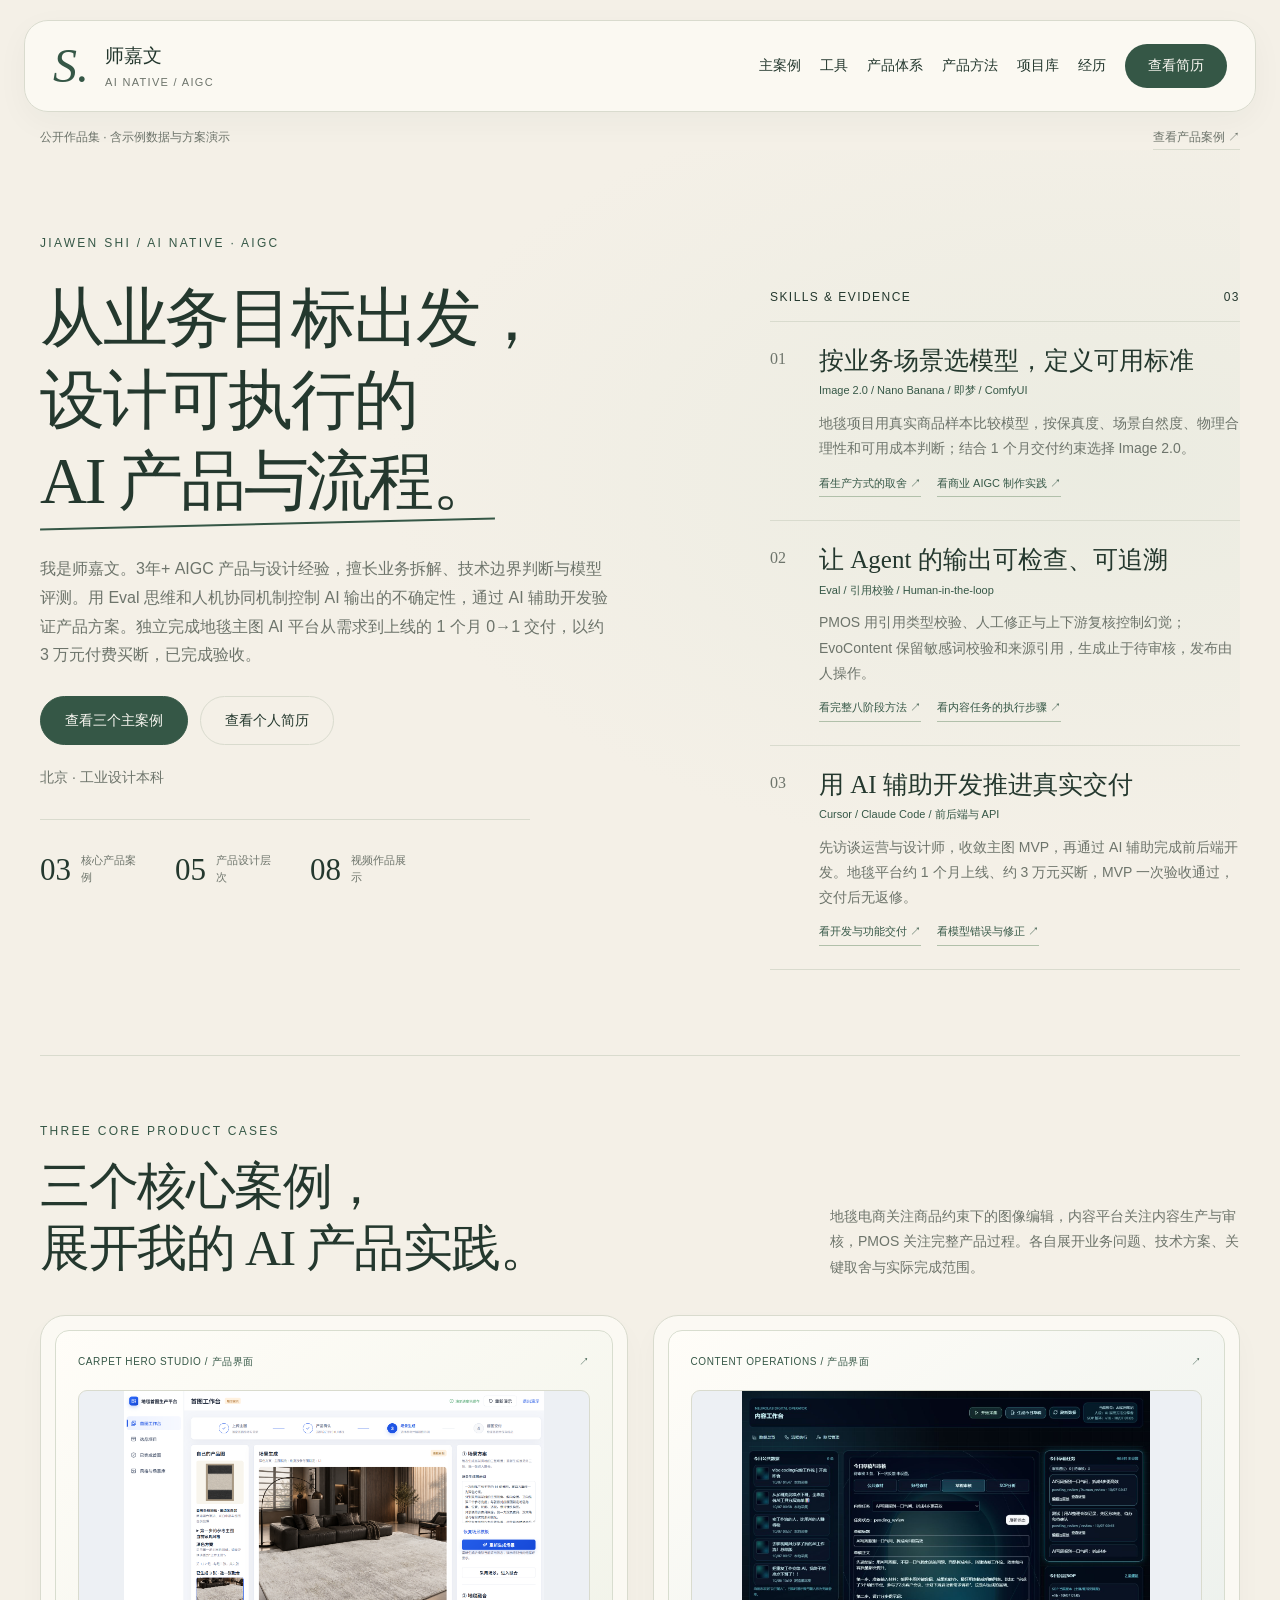
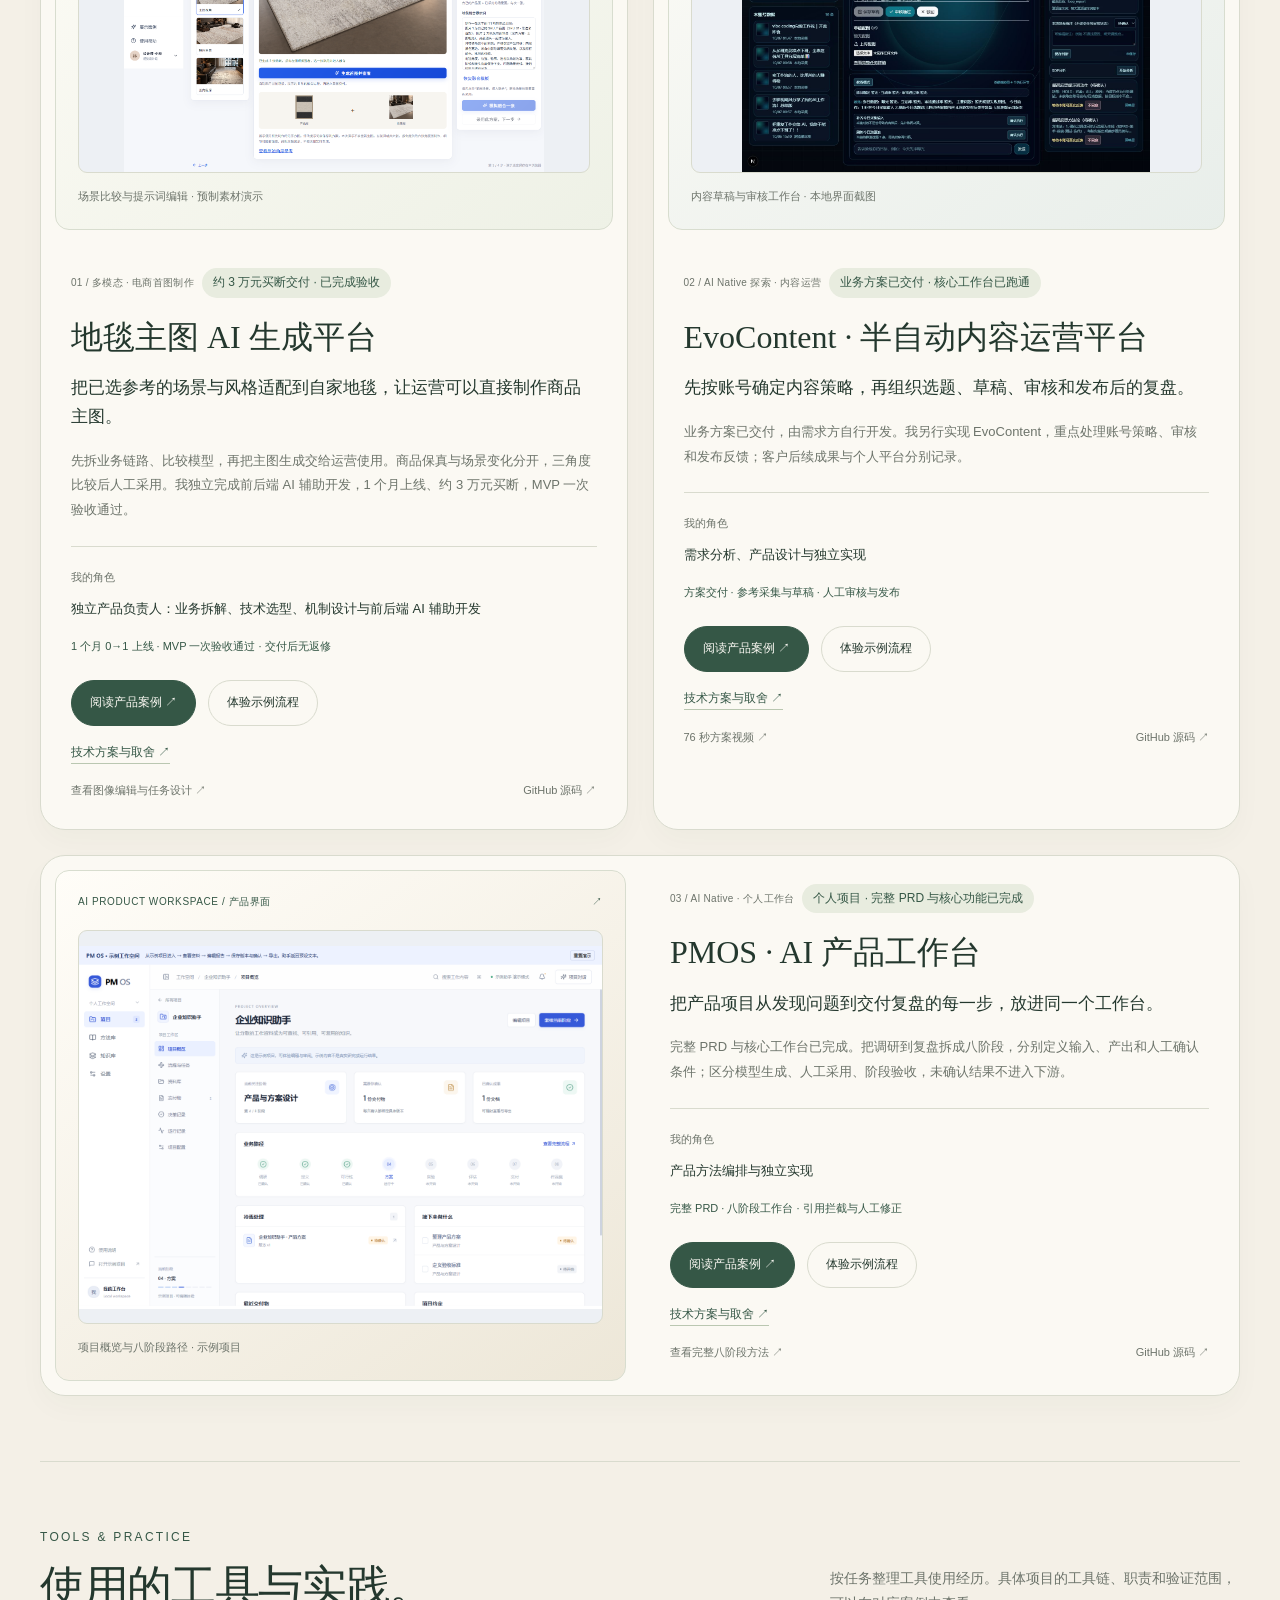
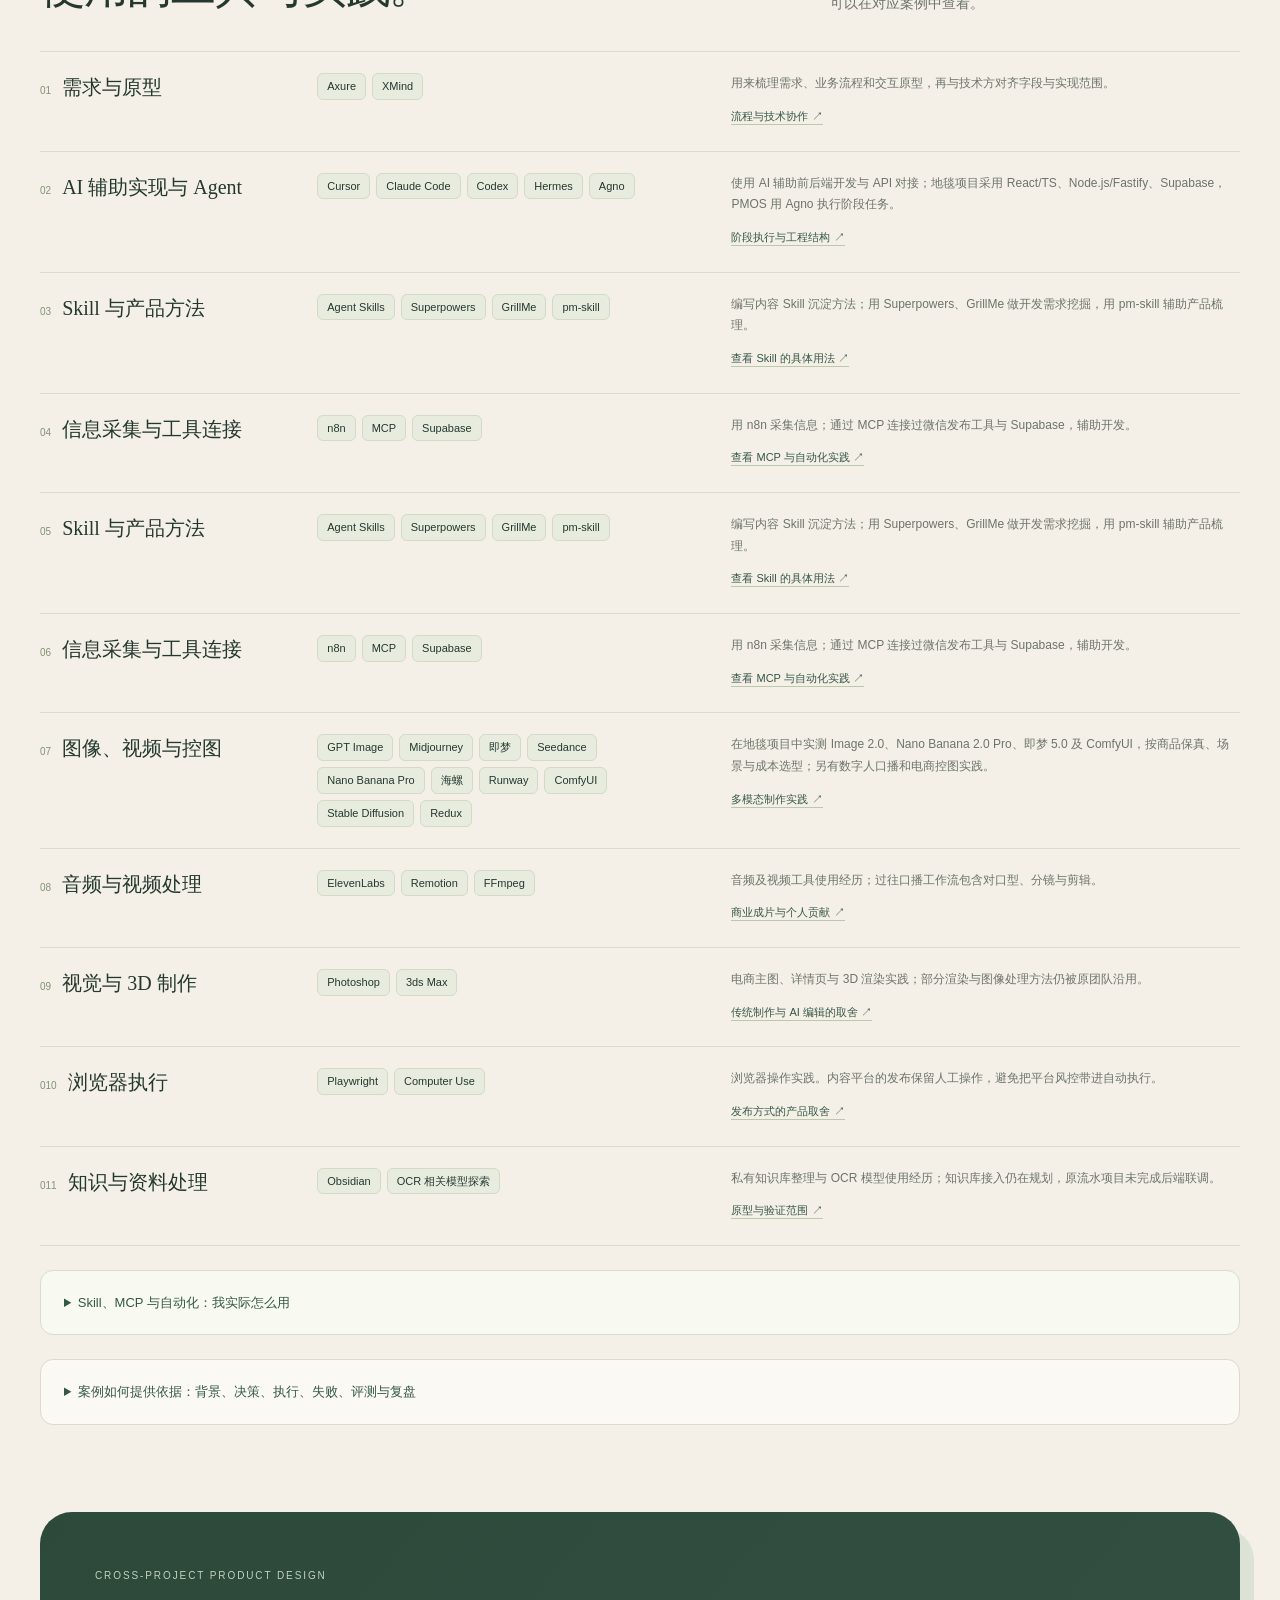
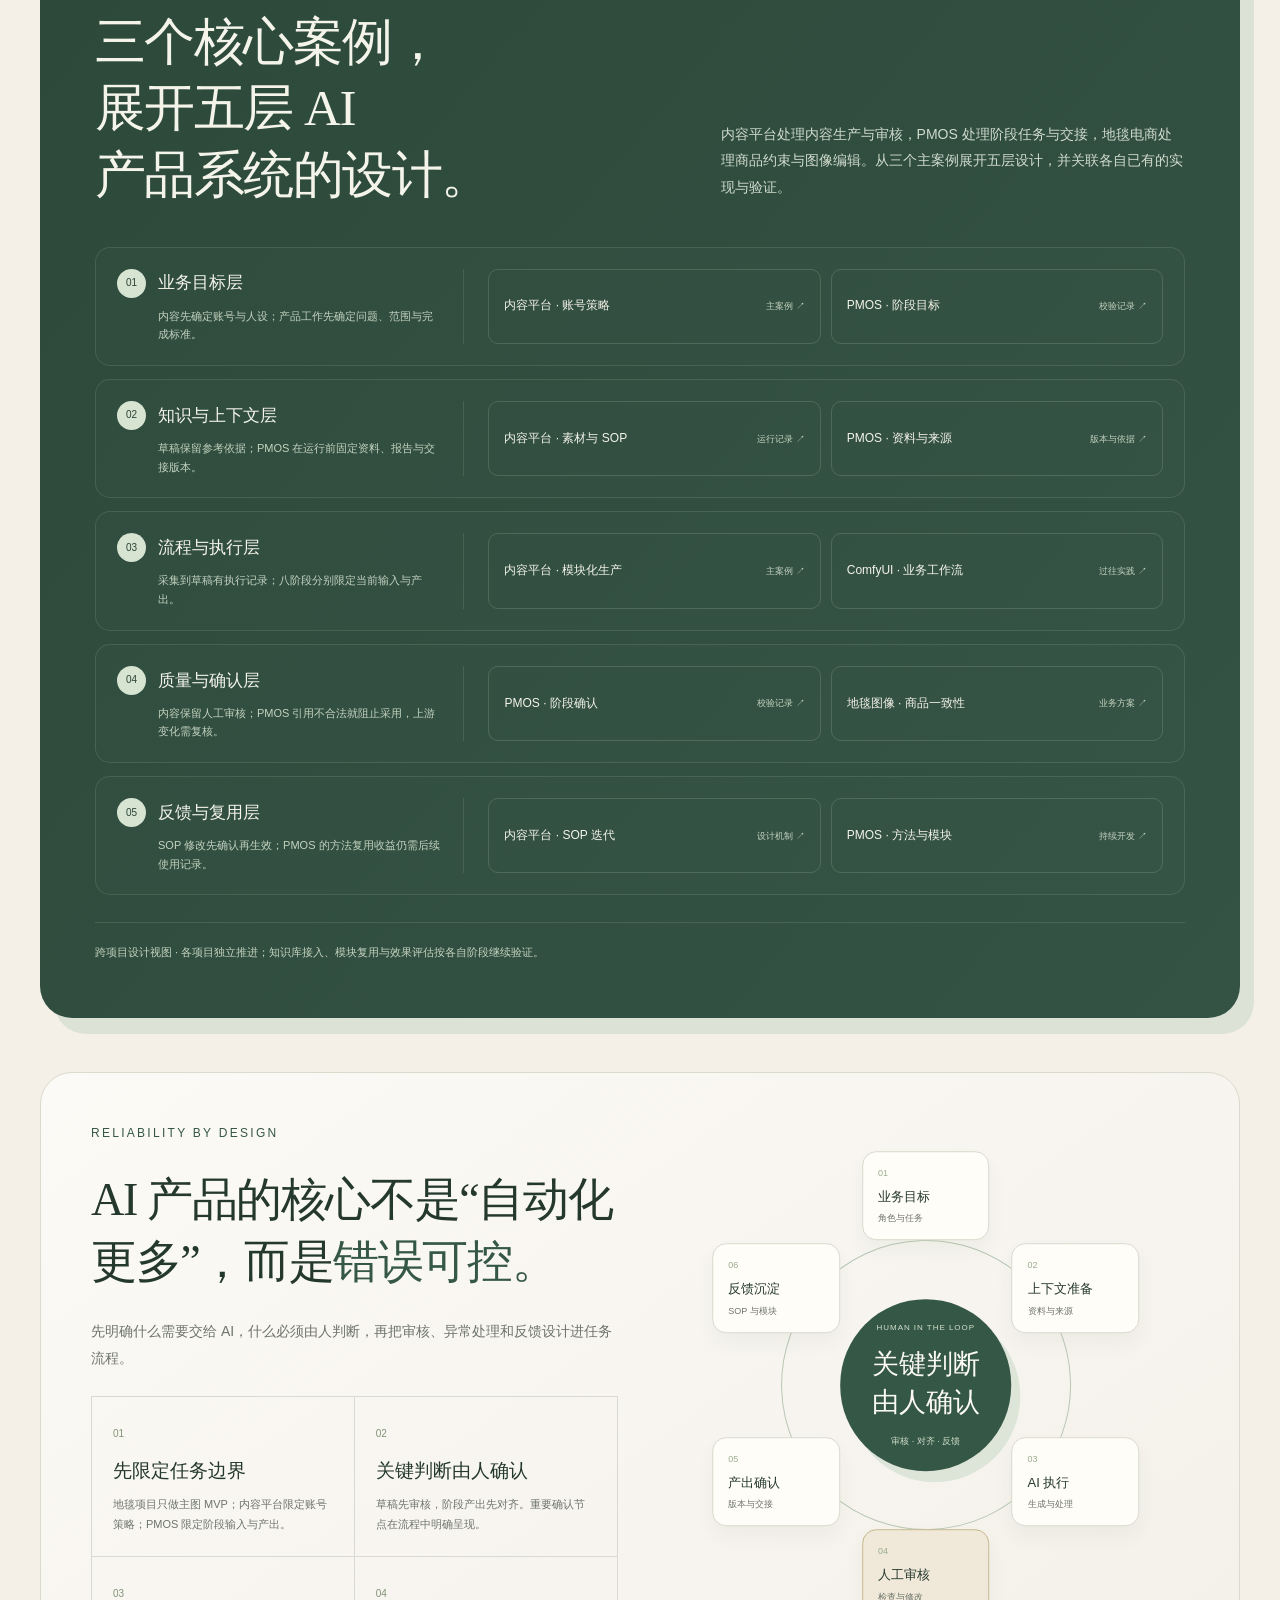
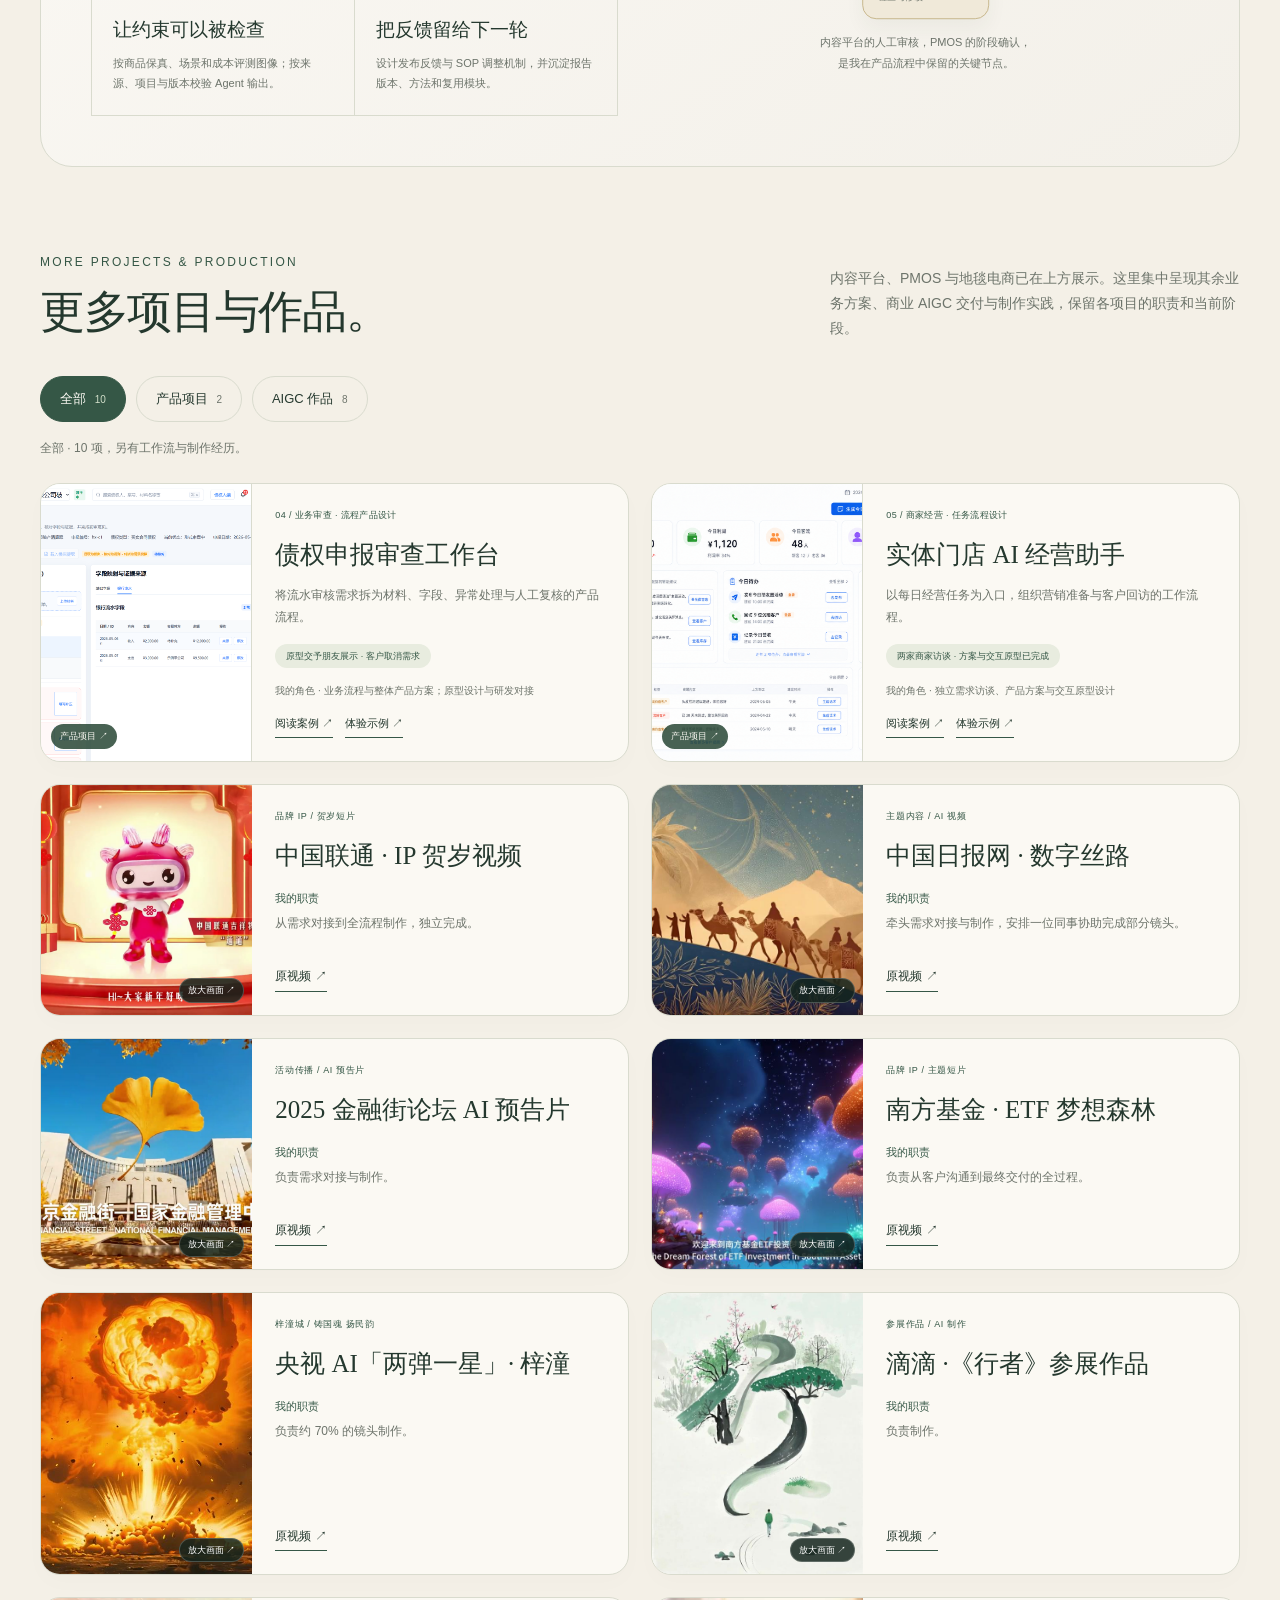
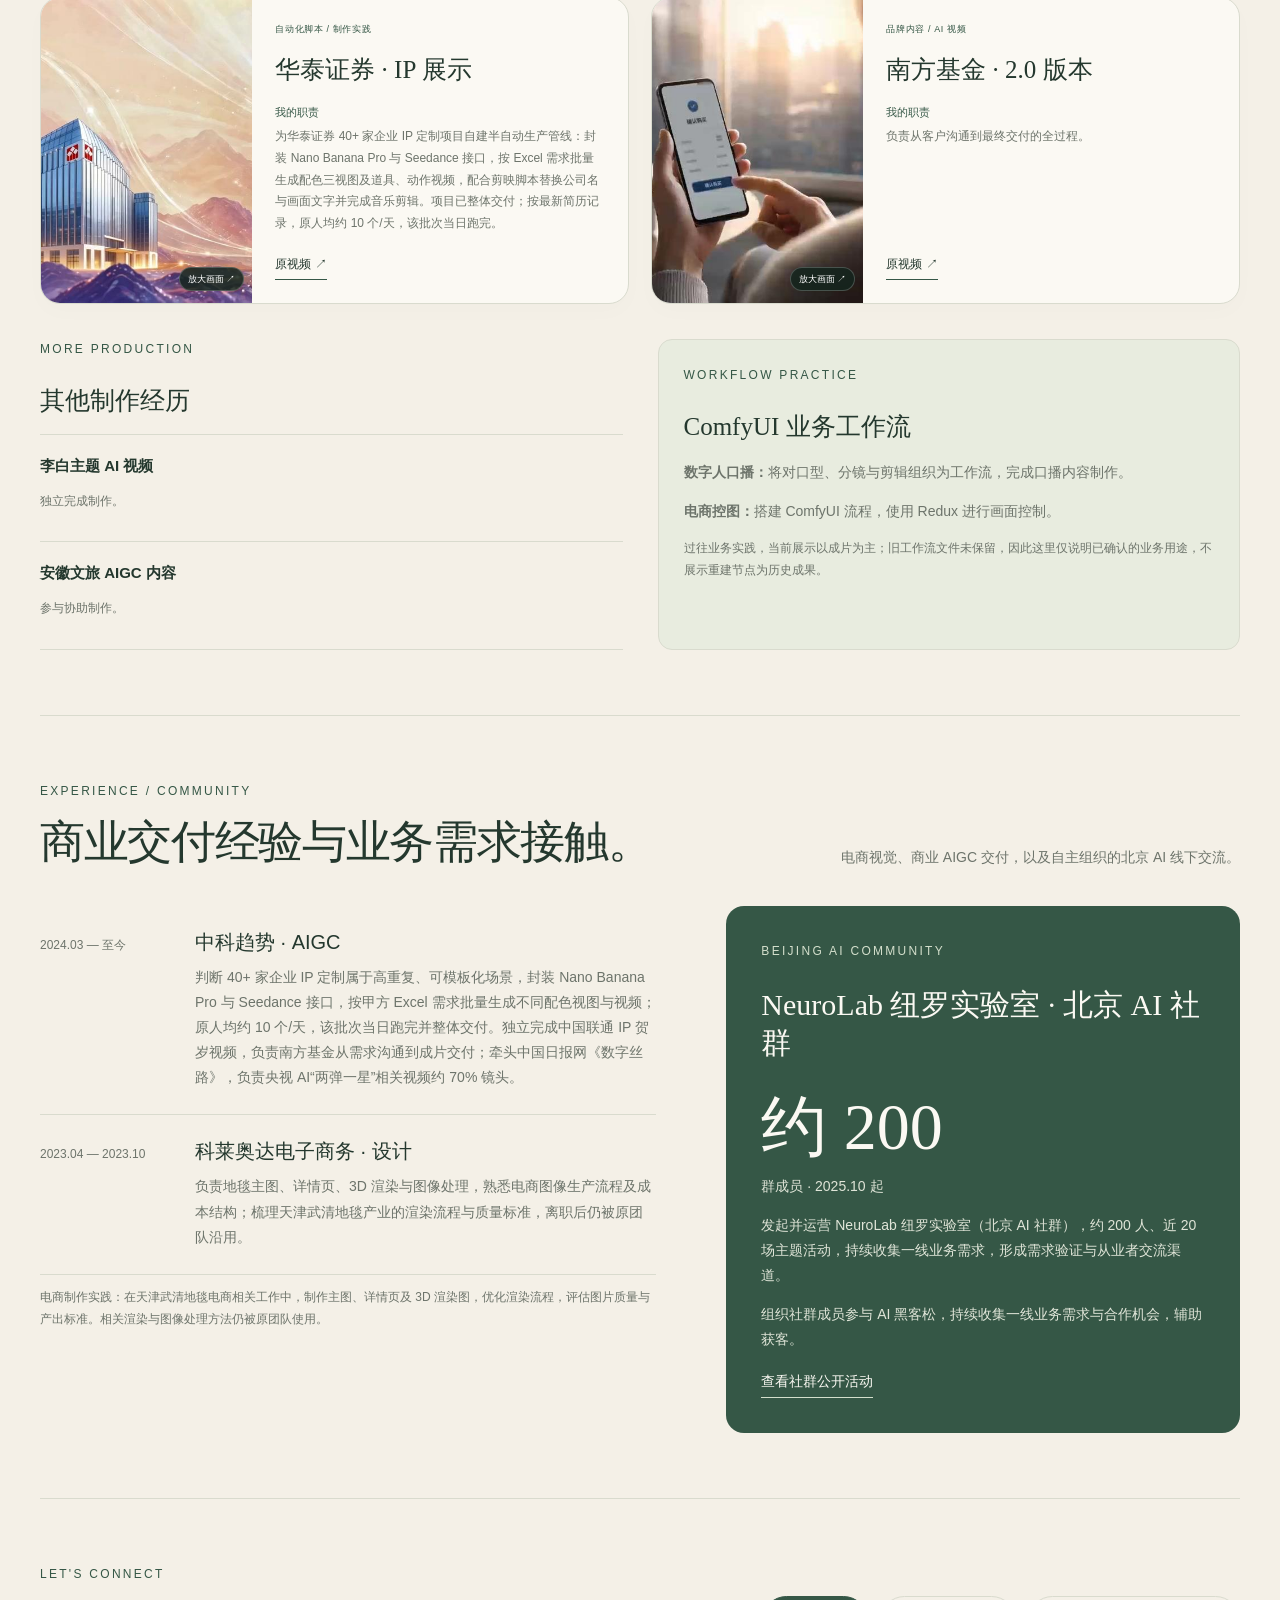
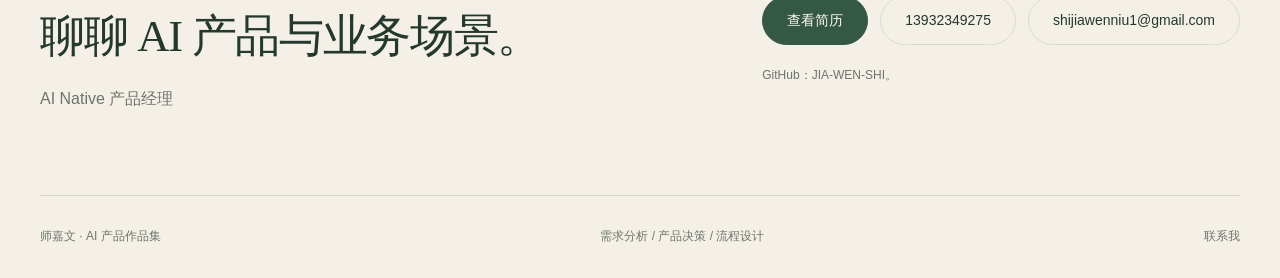
<file: index.html>
<!doctype html>
<html lang="zh-CN">
<head>
  <meta charset="UTF-8">
  <meta name="viewport" content="width=device-width, initial-scale=1">
  <meta name="description" content="师嘉文的 AI Native / AIGC 产品作品集：需求分析、产品决策、人机协作流程与阶段交付。">
  <title>师嘉文 · AI Native / AIGC 产品作品集</title>
  <link rel="icon" type="image/svg+xml" href="data:image/svg+xml,%3Csvg xmlns='http://www.w3.org/2000/svg' viewBox='0 0 40 40'%3E%3Crect width='40' height='40' rx='10' fill='%232f4b3e'/%3E%3Ctext x='20' y='28' font-size='27' text-anchor='middle' fill='%23f6f2e9'%3ES%3C/text%3E%3C/svg%3E">
  <link rel="stylesheet" href="styles.css?v=20261008-02">
  <link rel="stylesheet" href="home-layout.css?v=20261012-resume-inline-12">
  <script defer src="content.js?v=20261023-content-alignment-20"></script>
  <script defer src="app.js?v=20261023-content-alignment-20"></script>
</head>
<body>
  <a class="skip" href="#main">跳到正文</a>
  <header class="site-header">
    <a href="#home" class="brand" aria-label="师嘉文作品集首页"><span class="brand-mark">S.</span><span><strong>师嘉文</strong><small>AI NATIVE / AIGC</small></span></a>
    <nav aria-label="主导航"><a href="#featured">主案例</a><a href="#tools">工具</a><a href="#system">产品体系</a><a href="#method">产品方法</a><a href="#projects">项目库</a><a href="#about">经历</a><a class="nav-resume" href="#resume">查看简历</a></nav>
  </header>
  <div class="draft-bar"><span>公开作品集 · 含示例数据与方案演示</span><a href="#featured">查看产品案例 ↗</a></div>
  <main id="main" tabindex="-1"></main>
  <footer class="site-footer"><a href="#home">师嘉文 · AI 产品作品集</a><span>需求分析 / 产品决策 / 流程设计</span><a href="#contact">联系我</a></footer>
  <dialog id="image-dialog" aria-label="放大查看图片"><button class="dialog-close" type="button" aria-label="关闭图片">关闭</button><img alt=""><p></p></dialog>
</body>
</html>
</file>
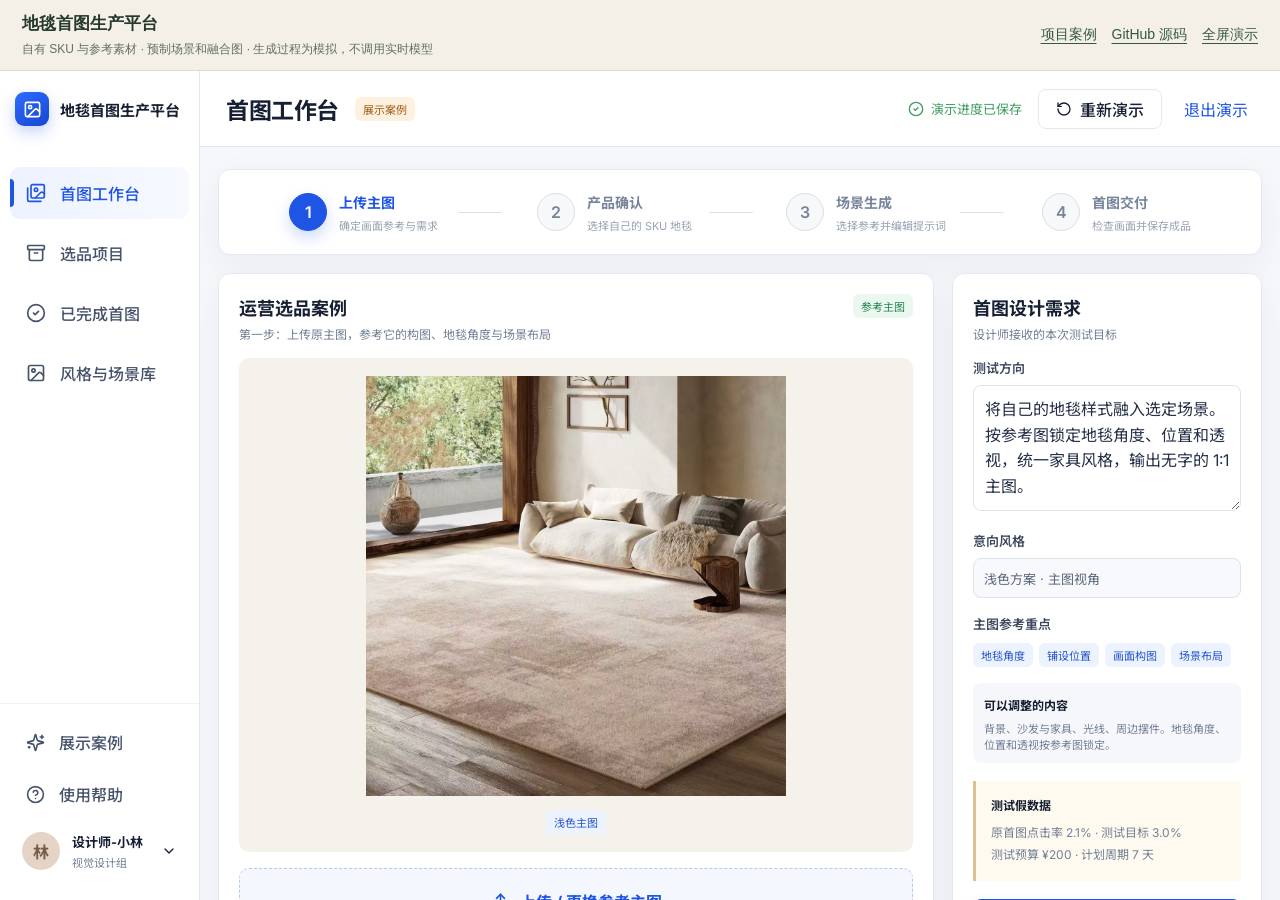
<file: demos/carpet/index.html>
<!doctype html><html lang="zh-CN"><head><meta charset="utf-8"><meta name="viewport" content="width=device-width,initial-scale=1"><title>地毯首图生产平台 · 直接演示</title><style>
*{box-sizing:border-box}html,body{margin:0;height:100%;font-family:Arial,"Microsoft YaHei",sans-serif;color:#24382e;background:#f4f0e7}body{display:flex;flex-direction:column}header{padding:12px 22px;display:flex;align-items:center;justify-content:space-between;gap:20px;border-bottom:1px solid #d9dbce}strong{font-size:17px}p{margin:6px 0 0;font-size:12px;color:#626f63}nav{display:flex;gap:15px;flex-shrink:0;font-size:14px}a{color:#355746;text-underline-offset:4px}iframe{flex:1;width:100%;border:0;min-height:0;background:white}@media(max-width:700px){header{display:block;padding:10px 16px}nav{margin-top:9px}}
</style></head><body><header><div><strong>地毯首图生产平台</strong><p>自有 SKU 与参考素材 · 预制场景和融合图 · 生成过程为模拟，不调用实时模型</p></div><nav><a href="../../#case-carpet" target="_top">项目案例</a><a href="https://github.com/JIA-WEN-SHI/carpet-hero-studio" target="_blank" rel="noopener noreferrer">GitHub 源码</a><a href="app/index.html" target="_blank" rel="noopener noreferrer">全屏演示</a></nav></header><iframe src="app/index.html" title="地毯首图生产平台交互演示"></iframe></body></html>
</file>
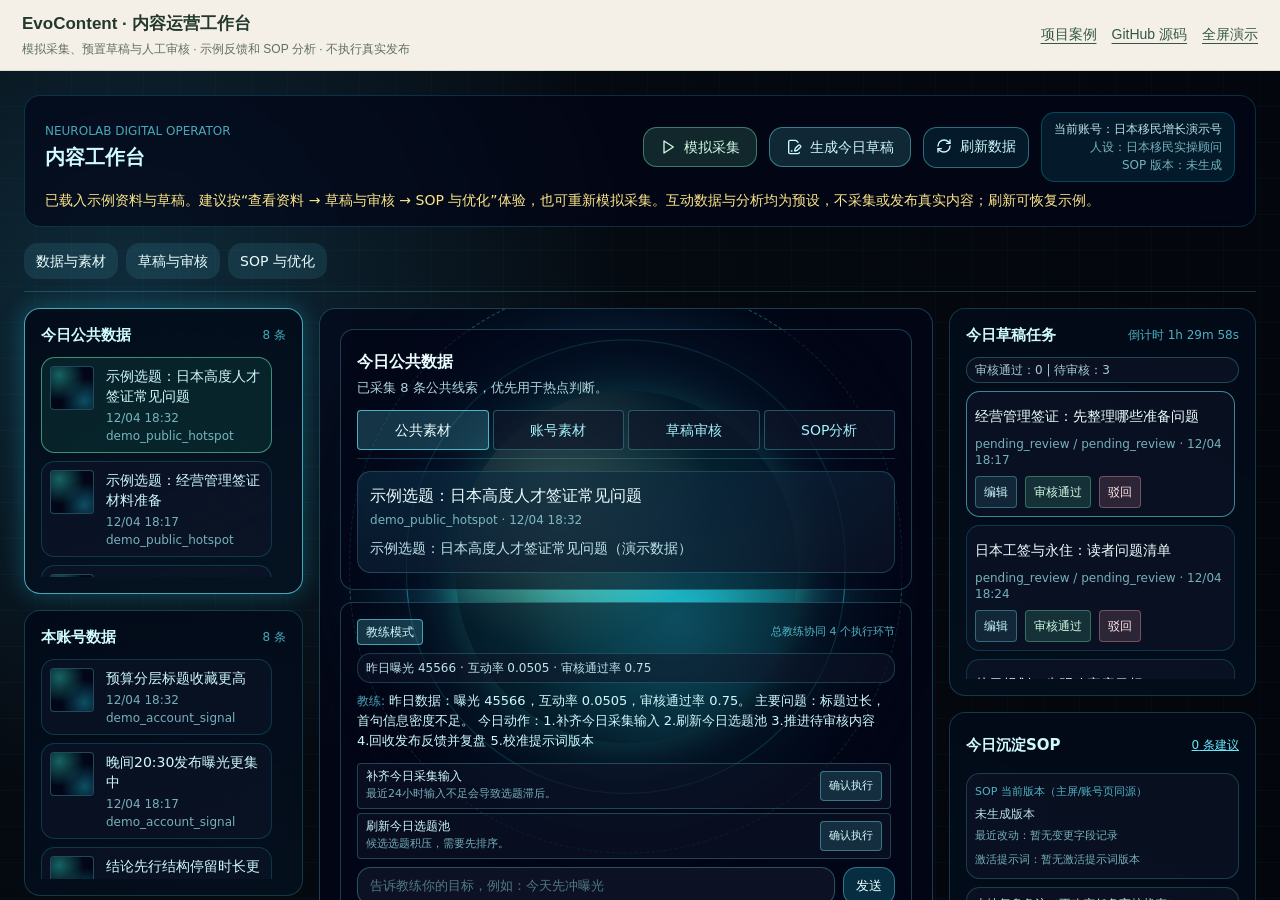
<file: demos/evocontent/index.html>
<!doctype html><html lang="zh-CN"><head><meta charset="utf-8"><meta name="viewport" content="width=device-width,initial-scale=1"><title>EvoContent · 内容运营工作台 · 直接演示</title><style>
*{box-sizing:border-box}html,body{margin:0;height:100%;font-family:Arial,"Microsoft YaHei",sans-serif;color:#24382e;background:#f4f0e7}body{display:flex;flex-direction:column}header{padding:12px 22px;display:flex;align-items:center;justify-content:space-between;gap:20px;border-bottom:1px solid #d9dbce}strong{font-size:17px}p{margin:6px 0 0;font-size:12px;color:#626f63}nav{display:flex;gap:15px;flex-shrink:0;font-size:14px}a{color:#355746;text-underline-offset:4px}iframe{flex:1;width:100%;border:0;min-height:0;background:white}@media(max-width:700px){header{display:block;padding:10px 16px}nav{margin-top:9px}}
</style></head><body><header><div><strong>EvoContent · 内容运营工作台</strong><p>模拟采集、预置草稿与人工审核 · 示例反馈和 SOP 分析 · 不执行真实发布</p></div><nav><a href="../../#case-evocontent" target="_top">项目案例</a><a href="https://github.com/JIA-WEN-SHI/evocontent-matrix" target="_blank" rel="noopener noreferrer">GitHub 源码</a><a href="app/index.html" target="_blank" rel="noopener noreferrer">全屏演示</a></nav></header><iframe src="app/index.html" title="EvoContent · 内容运营工作台交互演示"></iframe></body></html>
</file>
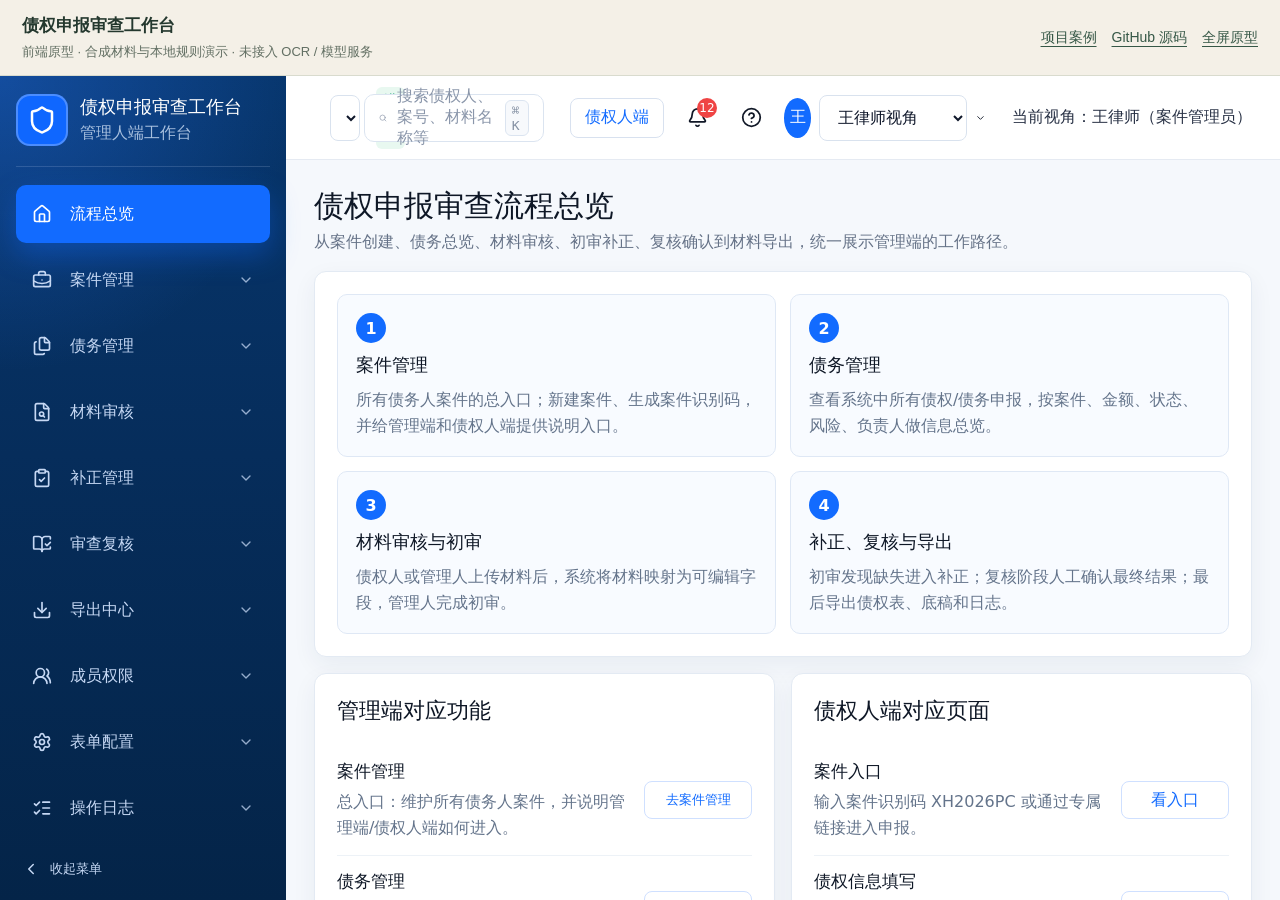
<file: demos/legal/index.html>
<!doctype html>
<html lang="zh-CN"><head><meta charset="utf-8"><meta name="viewport" content="width=device-width,initial-scale=1"><title>债权申报审查工作台 · 原型演示</title><style>
*{box-sizing:border-box}html,body{margin:0;height:100%;font-family:Arial,"Microsoft YaHei",sans-serif;color:#24382e;background:#f4f0e7}body{display:flex;flex-direction:column}header{padding:14px 22px;display:flex;align-items:center;justify-content:space-between;gap:20px;border-bottom:1px solid #d9dbce}strong{font-size:17px}p{margin:6px 0 0;font-size:13px;color:#626f63}nav{display:flex;gap:15px;flex-shrink:0;font-size:14px}a{color:#355746;text-underline-offset:4px}iframe{flex:1;width:100%;border:0;min-height:0;background:white}@media(max-width:700px){header{display:block;padding:12px 16px}nav{margin-top:10px}}
</style></head><body><header><div><strong>债权申报审查工作台</strong><p>前端原型 · 合成材料与本地规则演示 · 未接入 OCR / 模型服务</p></div><nav><a href="../../#case-legal" target="_top">项目案例</a><a href="https://github.com/JIA-WEN-SHI/claim-review-workbench" target="_blank" rel="noopener noreferrer">GitHub 源码</a><a href="app/index.html" target="_blank" rel="noopener noreferrer">全屏原型</a></nav></header><iframe src="app/index.html" title="债权申报审查工作台交互原型"></iframe></body></html>
</file>
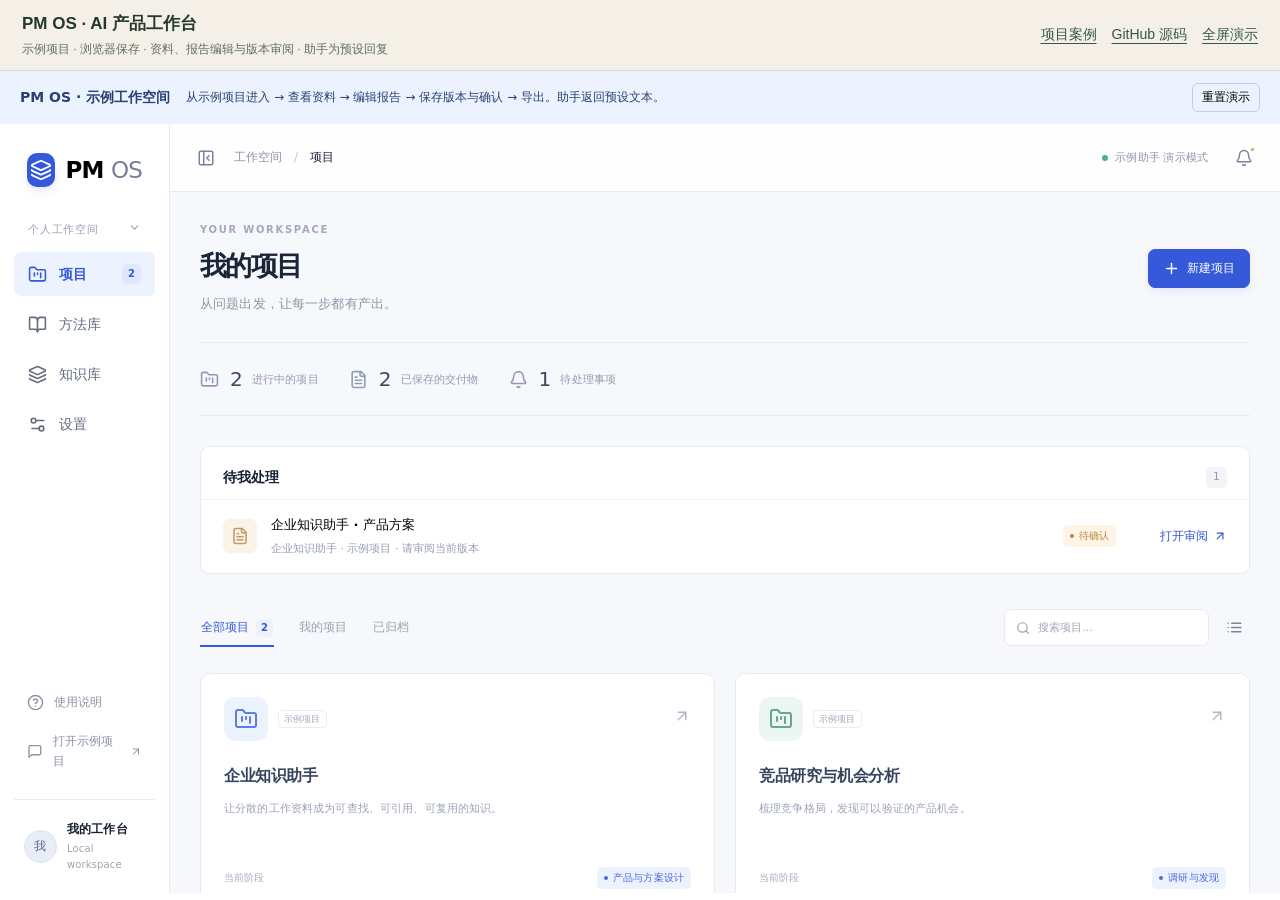
<file: demos/pmos/index.html>
<!doctype html><html lang="zh-CN"><head><meta charset="utf-8"><meta name="viewport" content="width=device-width,initial-scale=1"><title>PM OS · AI 产品工作台 · 直接演示</title><style>
*{box-sizing:border-box}html,body{margin:0;height:100%;font-family:Arial,"Microsoft YaHei",sans-serif;color:#24382e;background:#f4f0e7}body{display:flex;flex-direction:column}header{padding:12px 22px;display:flex;align-items:center;justify-content:space-between;gap:20px;border-bottom:1px solid #d9dbce}strong{font-size:17px}p{margin:6px 0 0;font-size:12px;color:#626f63}nav{display:flex;gap:15px;flex-shrink:0;font-size:14px}a{color:#355746;text-underline-offset:4px}iframe{flex:1;width:100%;border:0;min-height:0;background:white}@media(max-width:700px){header{display:block;padding:10px 16px}nav{margin-top:9px}}
</style></head><body><header><div><strong>PM OS · AI 产品工作台</strong><p>示例项目 · 浏览器保存 · 资料、报告编辑与版本审阅 · 助手为预设回复</p></div><nav><a href="../../#case-pmos" target="_top">项目案例</a><a href="https://github.com/JIA-WEN-SHI/pm-os" target="_blank" rel="noopener noreferrer">GitHub 源码</a><a href="app/index.html" target="_blank" rel="noopener noreferrer">全屏演示</a></nav></header><iframe src="app/index.html" title="PM OS · AI 产品工作台交互演示"></iframe></body></html>
</file>
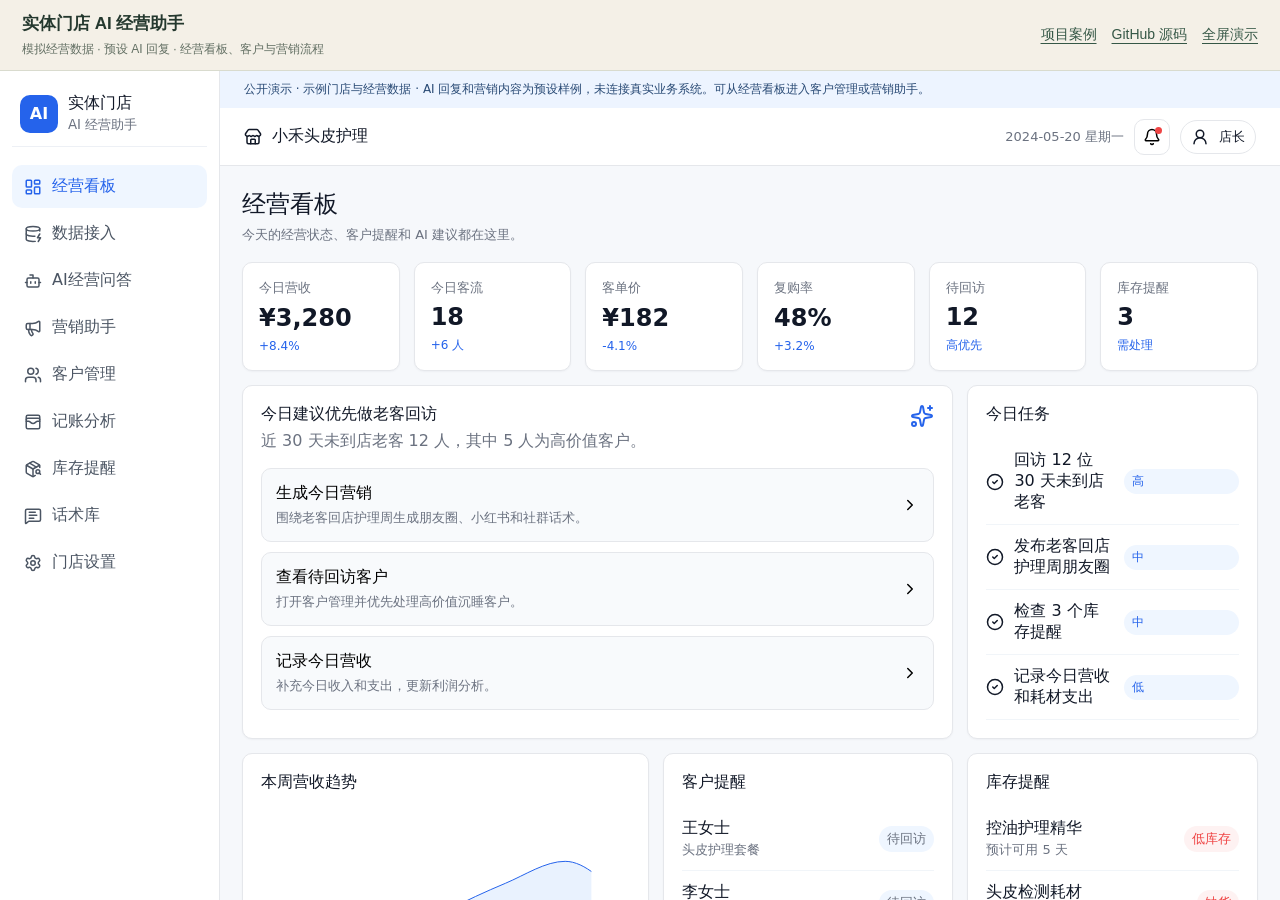
<file: demos/store/index.html>
<!doctype html><html lang="zh-CN"><head><meta charset="utf-8"><meta name="viewport" content="width=device-width,initial-scale=1"><title>实体门店 AI 经营助手 · 直接演示</title><style>
*{box-sizing:border-box}html,body{margin:0;height:100%;font-family:Arial,"Microsoft YaHei",sans-serif;color:#24382e;background:#f4f0e7}body{display:flex;flex-direction:column}header{padding:12px 22px;display:flex;align-items:center;justify-content:space-between;gap:20px;border-bottom:1px solid #d9dbce}strong{font-size:17px}p{margin:6px 0 0;font-size:12px;color:#626f63}nav{display:flex;gap:15px;flex-shrink:0;font-size:14px}a{color:#355746;text-underline-offset:4px}iframe{flex:1;width:100%;border:0;min-height:0;background:white}@media(max-width:700px){header{display:block;padding:10px 16px}nav{margin-top:9px}}
</style></head><body><header><div><strong>实体门店 AI 经营助手</strong><p>模拟经营数据 · 预设 AI 回复 · 经营看板、客户与营销流程</p></div><nav><a href="../../#case-store" target="_top">项目案例</a><a href="https://github.com/JIA-WEN-SHI/store-ai-assistant" target="_blank" rel="noopener noreferrer">GitHub 源码</a><a href="app/index.html?demo=1" target="_blank" rel="noopener noreferrer">全屏演示</a></nav></header><iframe src="app/index.html?demo=1" title="实体门店 AI 经营助手交互演示"></iframe></body></html>
</file>
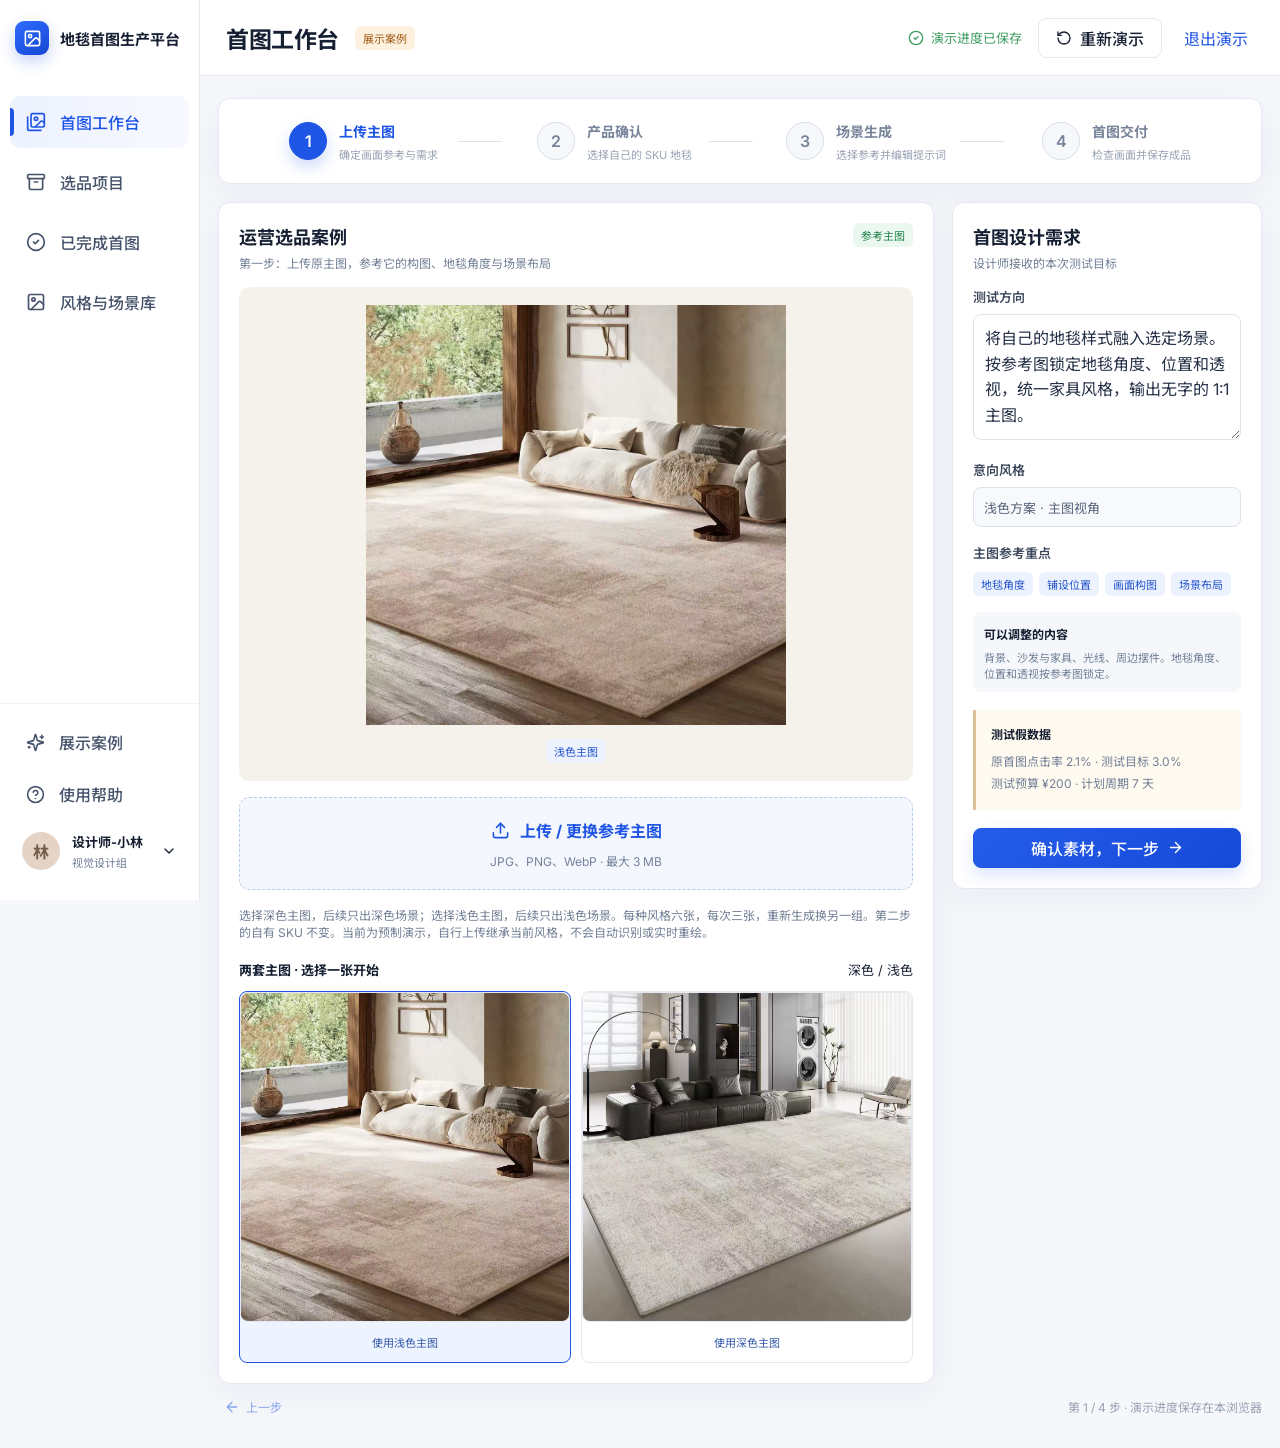
<file: demos/carpet/app/index.html>
<!doctype html>
<html lang="zh-CN">
  <head>
    <meta charset="UTF-8" />
    <meta name="viewport" content="width=device-width, initial-scale=1.0" />
    <meta name="theme-color" content="#f5f7fb" />
    <title>地毯首图生产平台</title>
    <script type="module" crossorigin src="./assets/index-RupGtzo9.js"></script>
    <link rel="stylesheet" crossorigin href="./assets/index-DxvLRxWw.css">
  </head>
  <body>
    <div id="root"></div>
  </body>
</html>
</file>
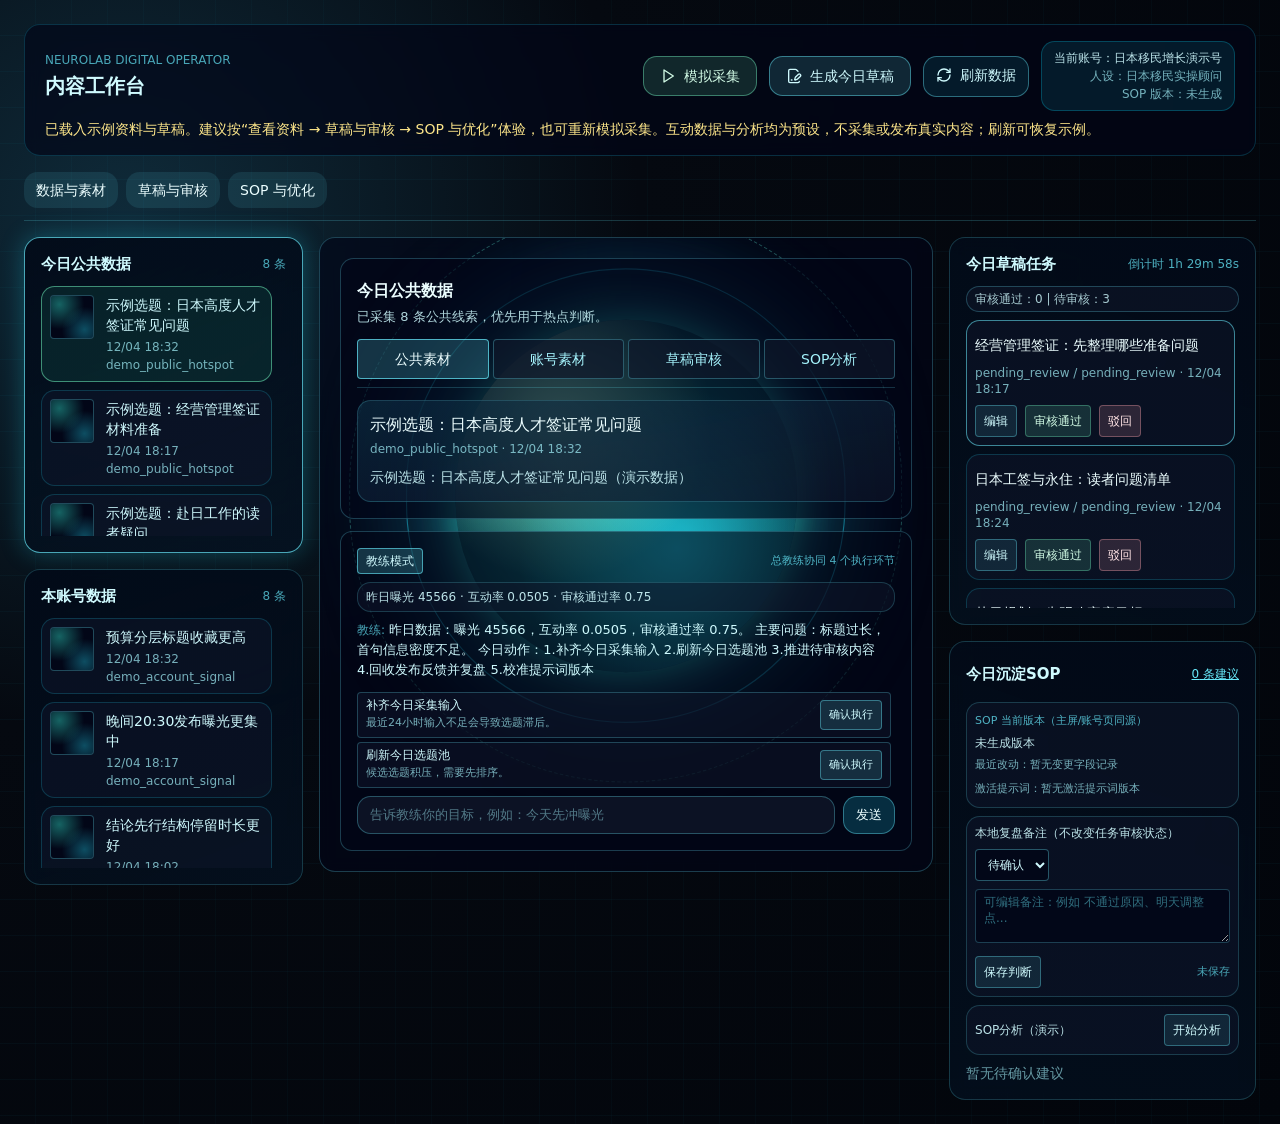
<file: demos/evocontent/app/index.html>
<!doctype html><html lang="zh-CN"><head><meta charset="UTF-8"><meta name="viewport" content="width=device-width, initial-scale=1"><title>EvoContent · 内容运营演示</title>  <script type="module" crossorigin src="./assets/index-Gxa3-uP6.js"></script>
  <link rel="stylesheet" crossorigin href="./assets/index-ET1EYMvO.css">
</head><body><div id="root"></div></body></html>
</file>
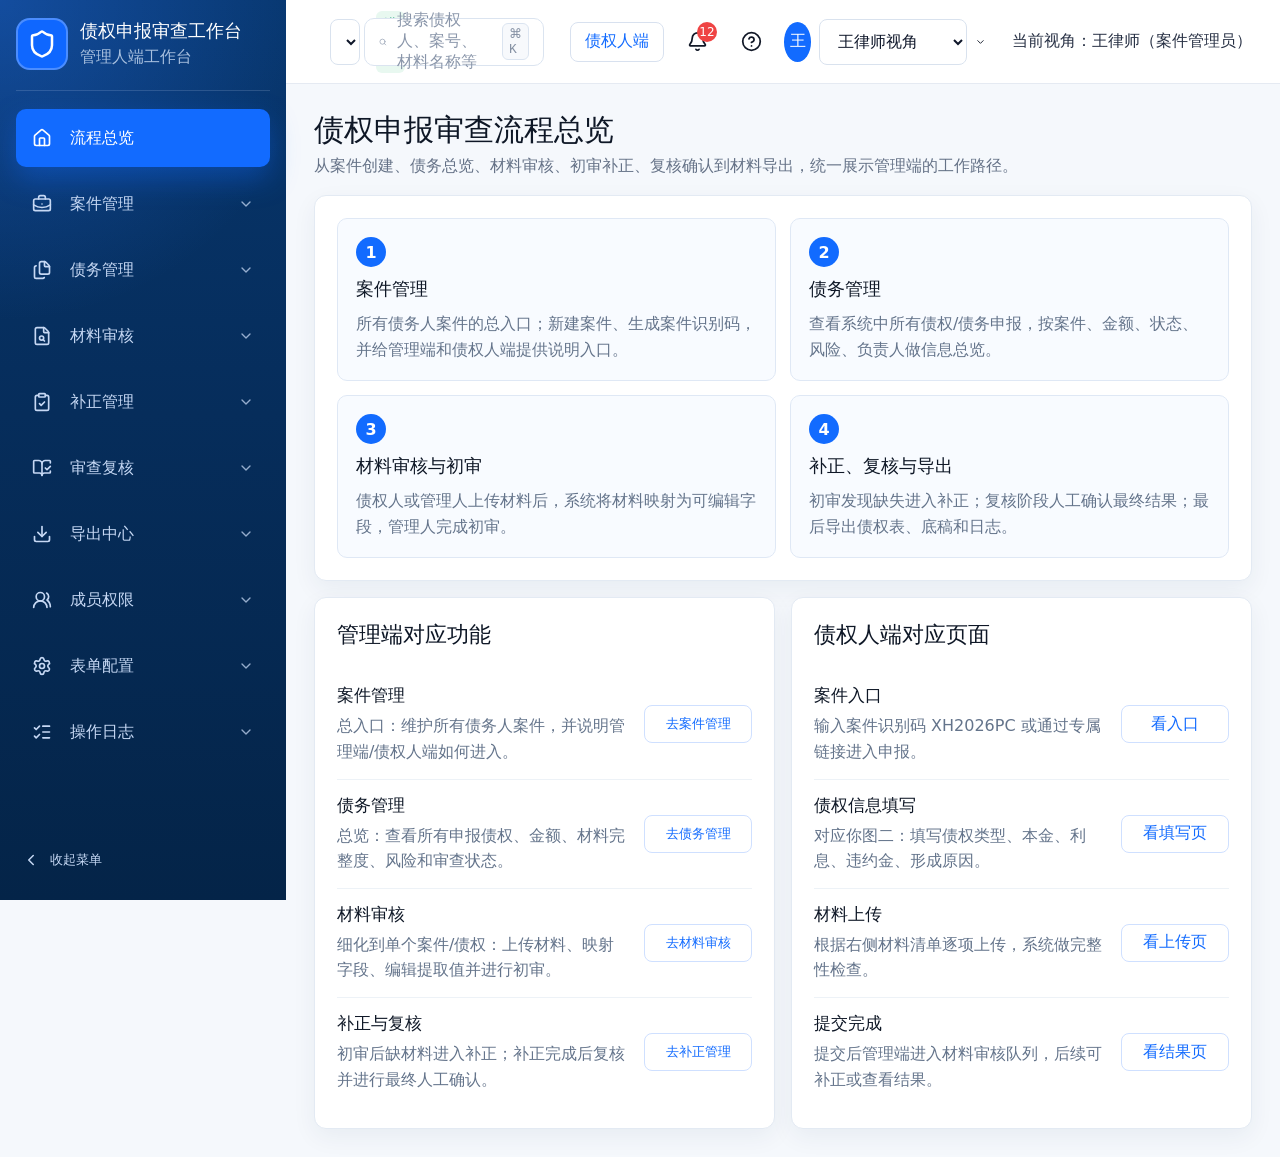
<file: demos/legal/app/index.html>
<!doctype html>
<html lang="en">
  <head>
    <meta charset="UTF-8" />
    <link rel="icon" type="image/svg+xml" href="./favicon.svg" />
    <meta name="viewport" content="width=device-width, initial-scale=1.0" />
    <title>债权申报审查工作台</title>
    <script type="module" crossorigin src="./assets/index-W7Nccx28.js"></script>
    <link rel="stylesheet" crossorigin href="./assets/index-CucjnxZI.css">
  </head>
  <body>
    <div id="root"></div>
  </body>
</html>
</file>
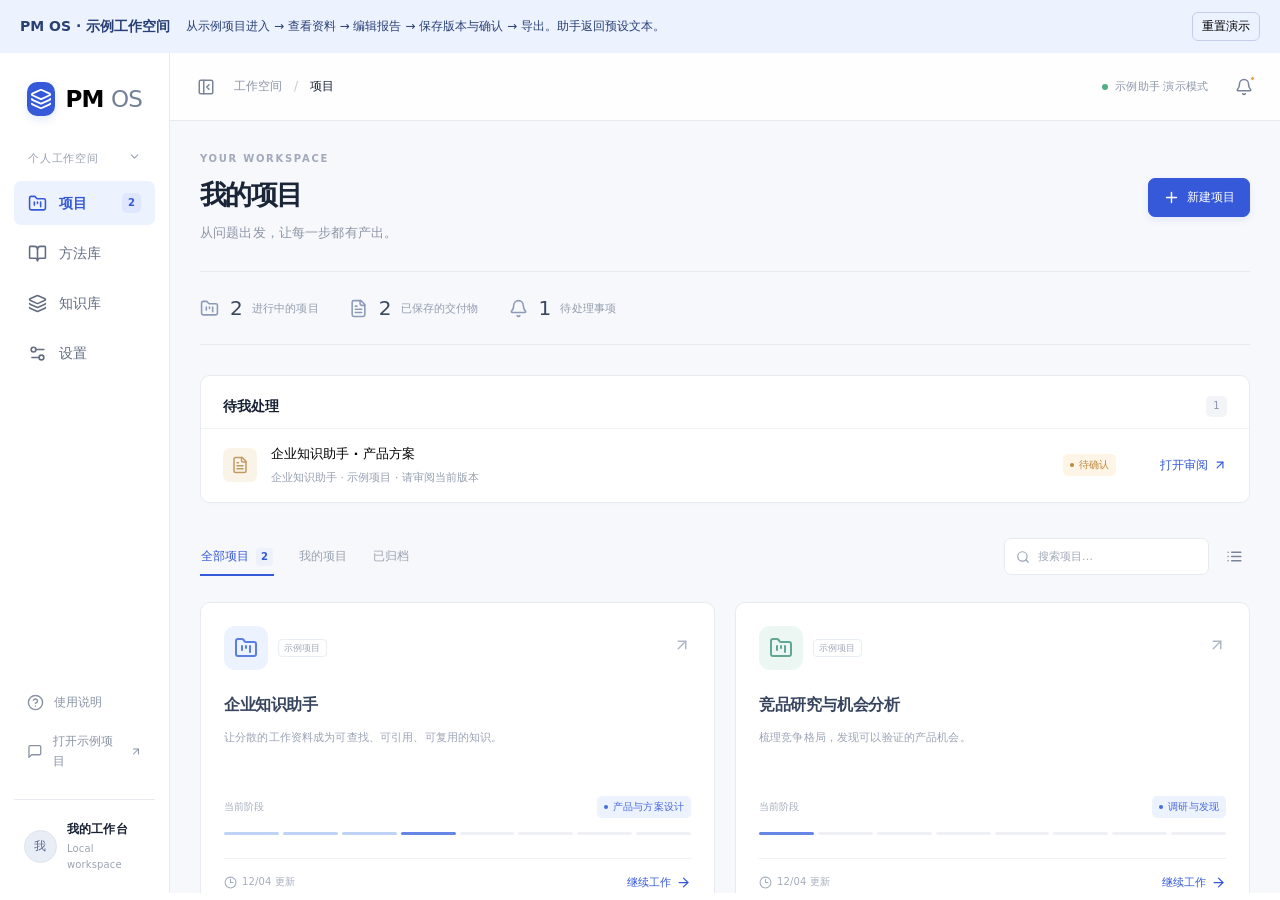
<file: demos/pmos/app/index.html>
<!doctype html><html lang="zh-CN"><head><meta charset="UTF-8"><meta name="viewport" content="width=device-width, initial-scale=1"><title>PM OS · 示例工作空间</title>  <script type="module" crossorigin src="./assets/index-VikWpbc5.js"></script>
  <link rel="stylesheet" crossorigin href="./assets/index-BQpm-Nz_.css">
</head><body><div id="root"></div></body></html>
</file>
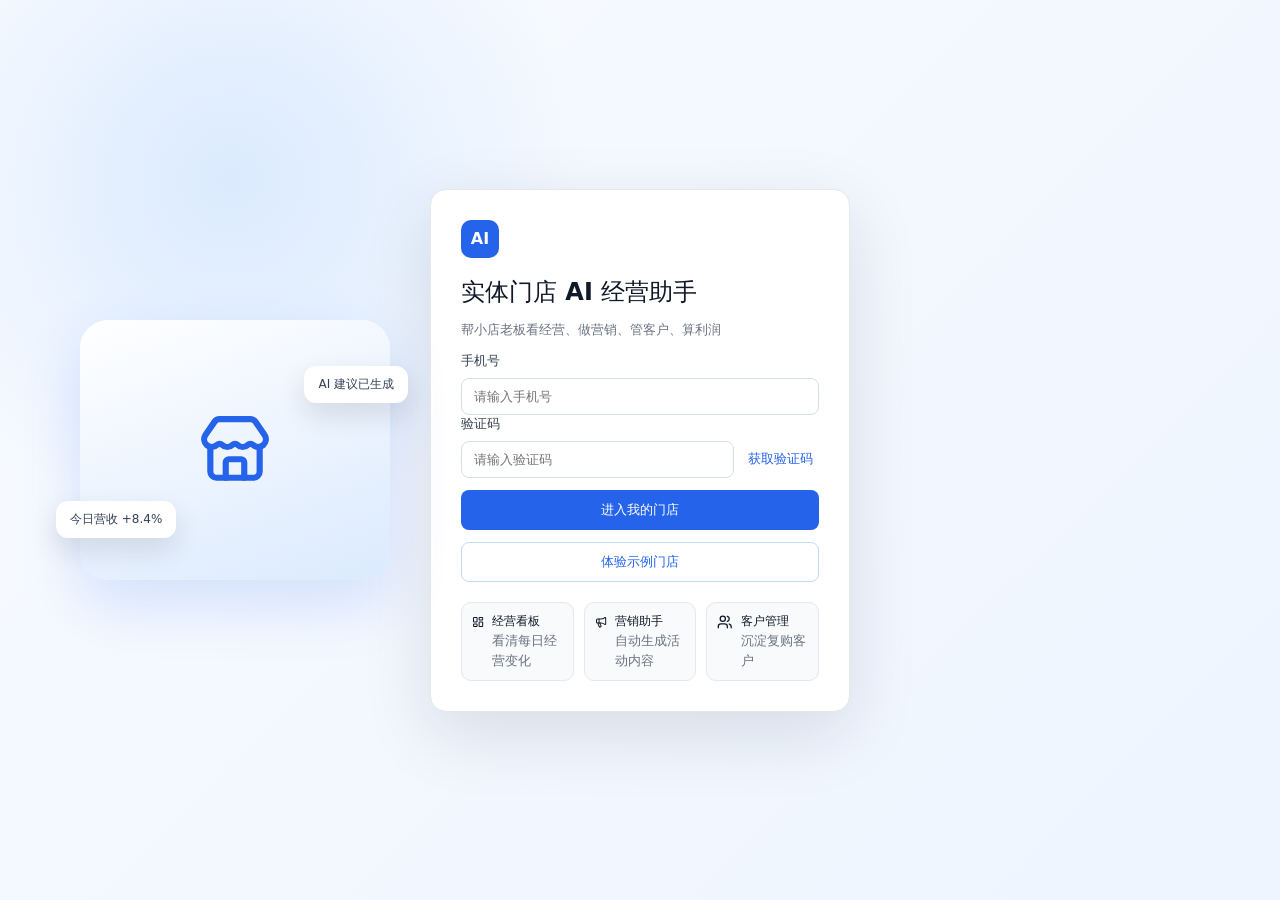
<file: demos/store/app/index.html>
<!doctype html>
<html lang="zh-CN">
  <head>
    <meta charset="UTF-8" />
    <meta name="viewport" content="width=device-width, initial-scale=1.0" />
    <link rel="icon" type="image/svg+xml" href="./favicon.svg" />
    <title>实体门店 AI 经营助手</title>
    <script type="module" crossorigin src="./assets/index-CIGDJQVp.js"></script>
    <link rel="stylesheet" crossorigin href="./assets/index-Bii1VQd-.css">
  </head>
  <body>
    <div id="root"></div>
  </body>
</html>
</file>
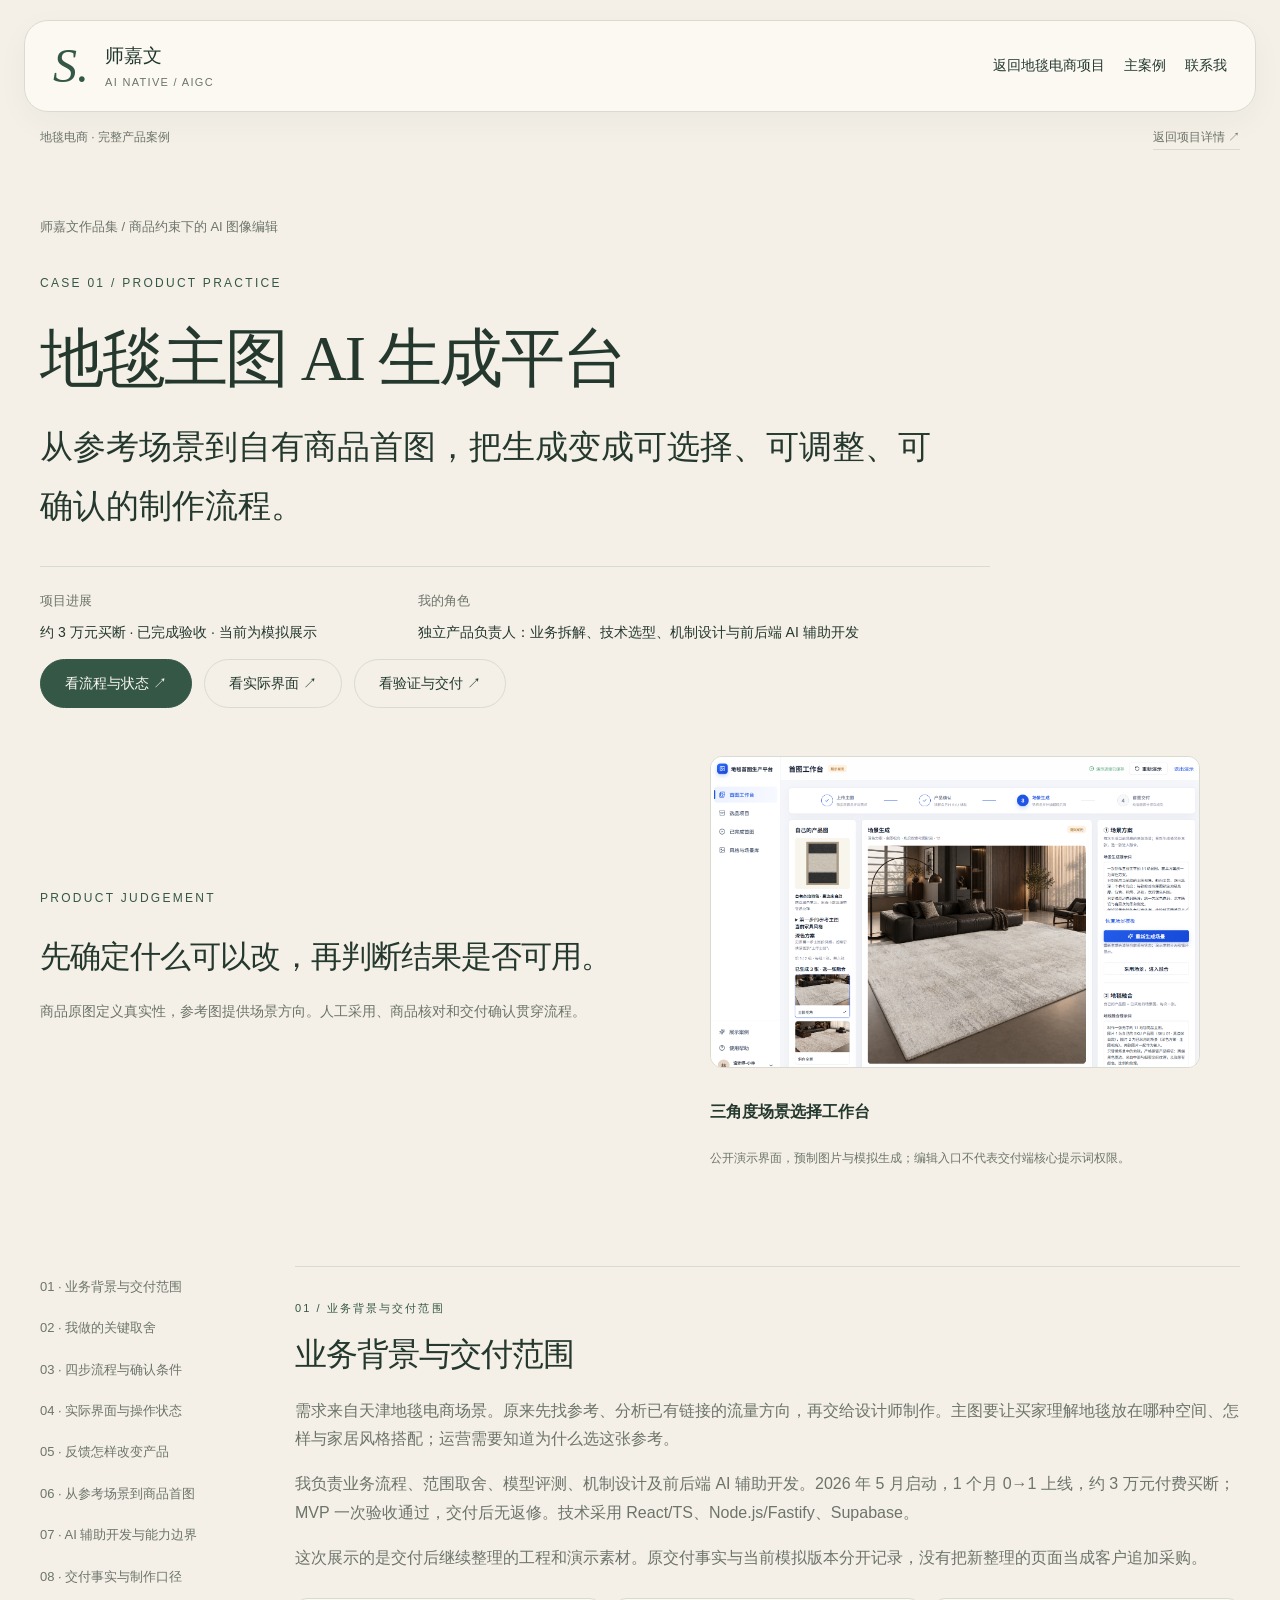
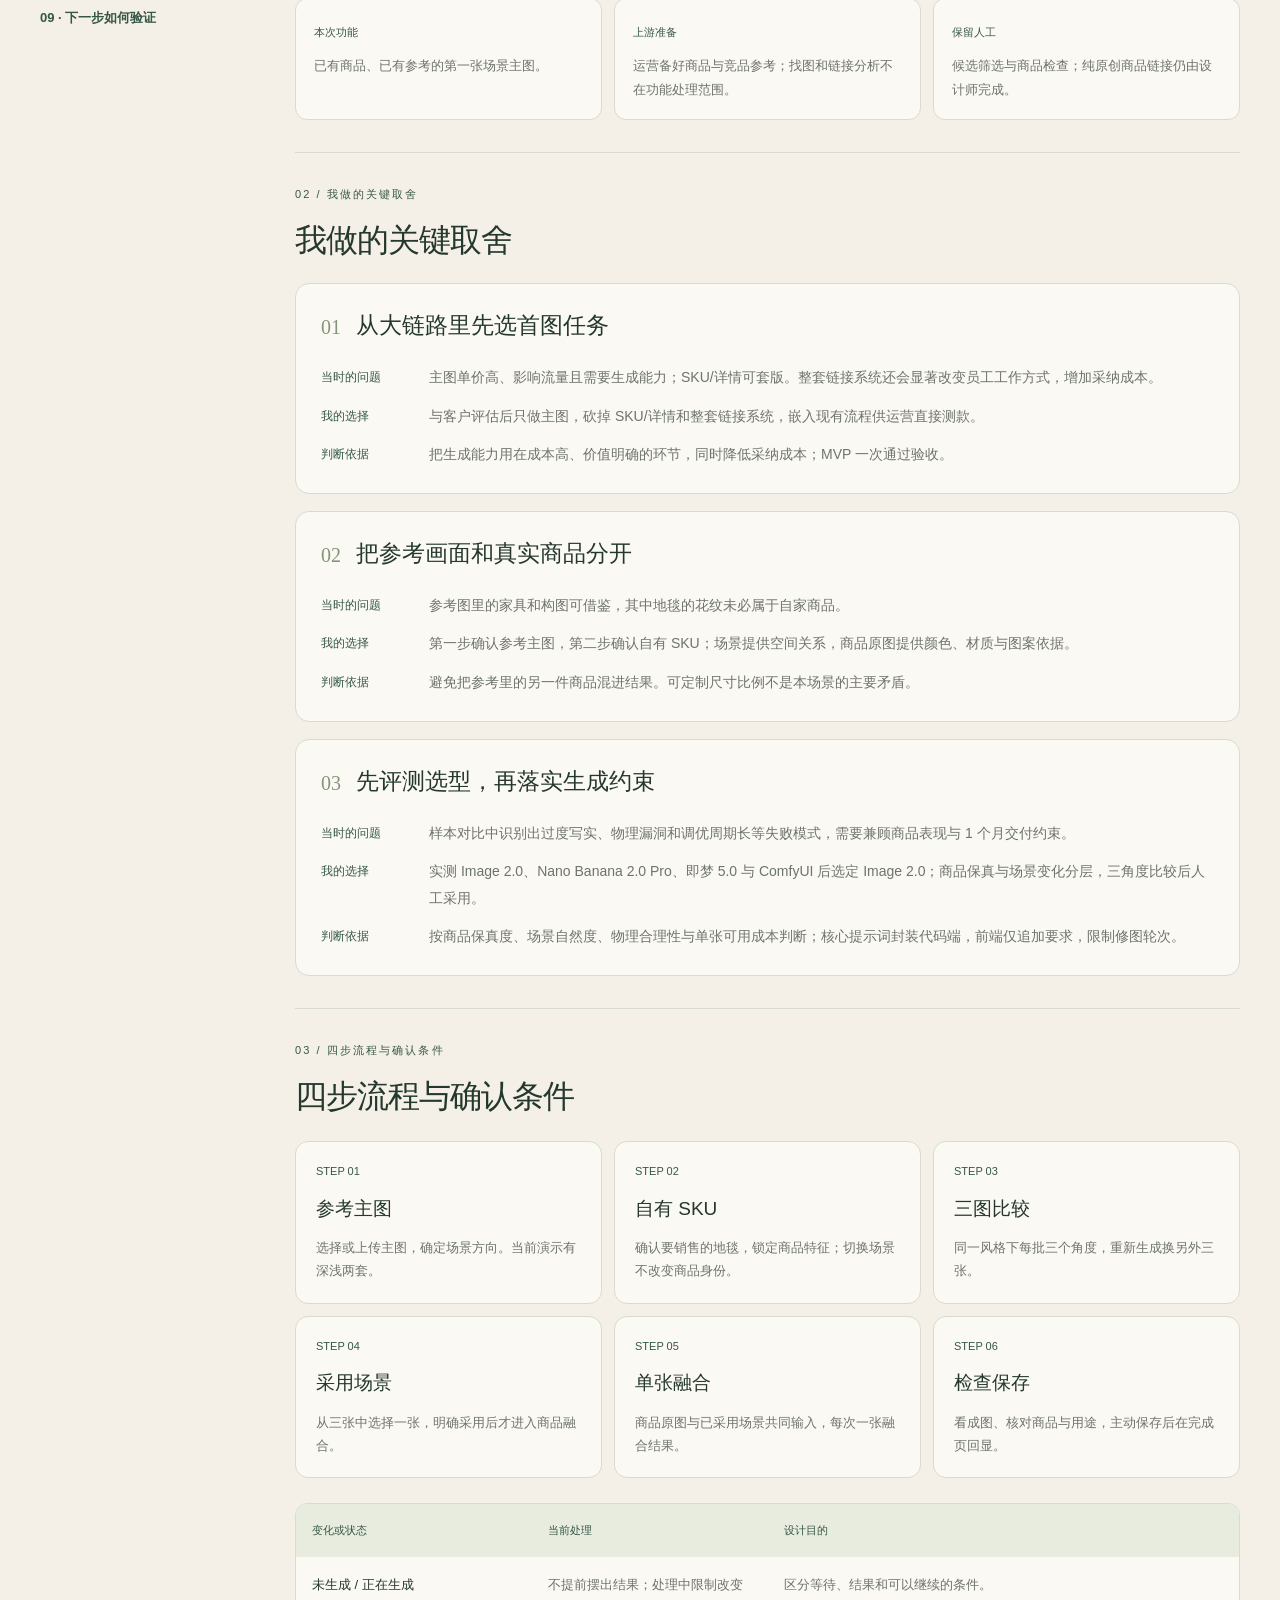
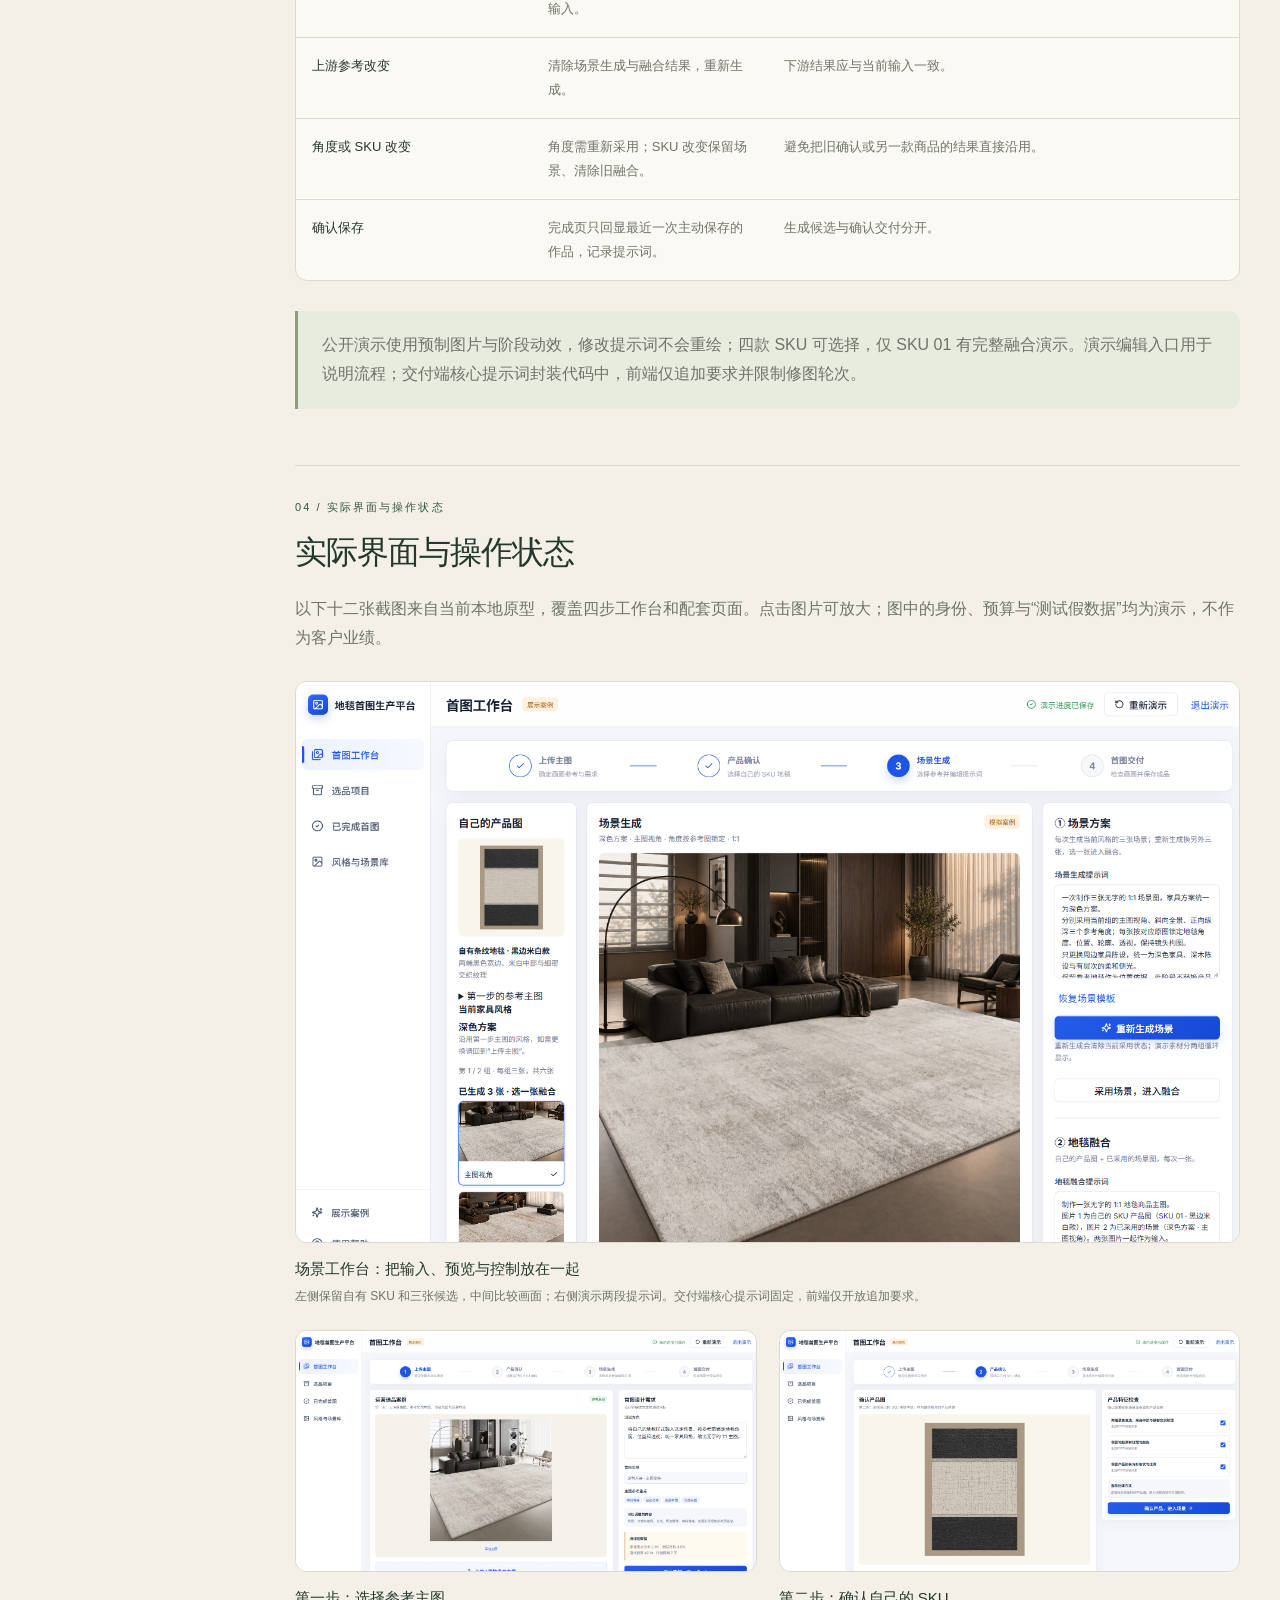
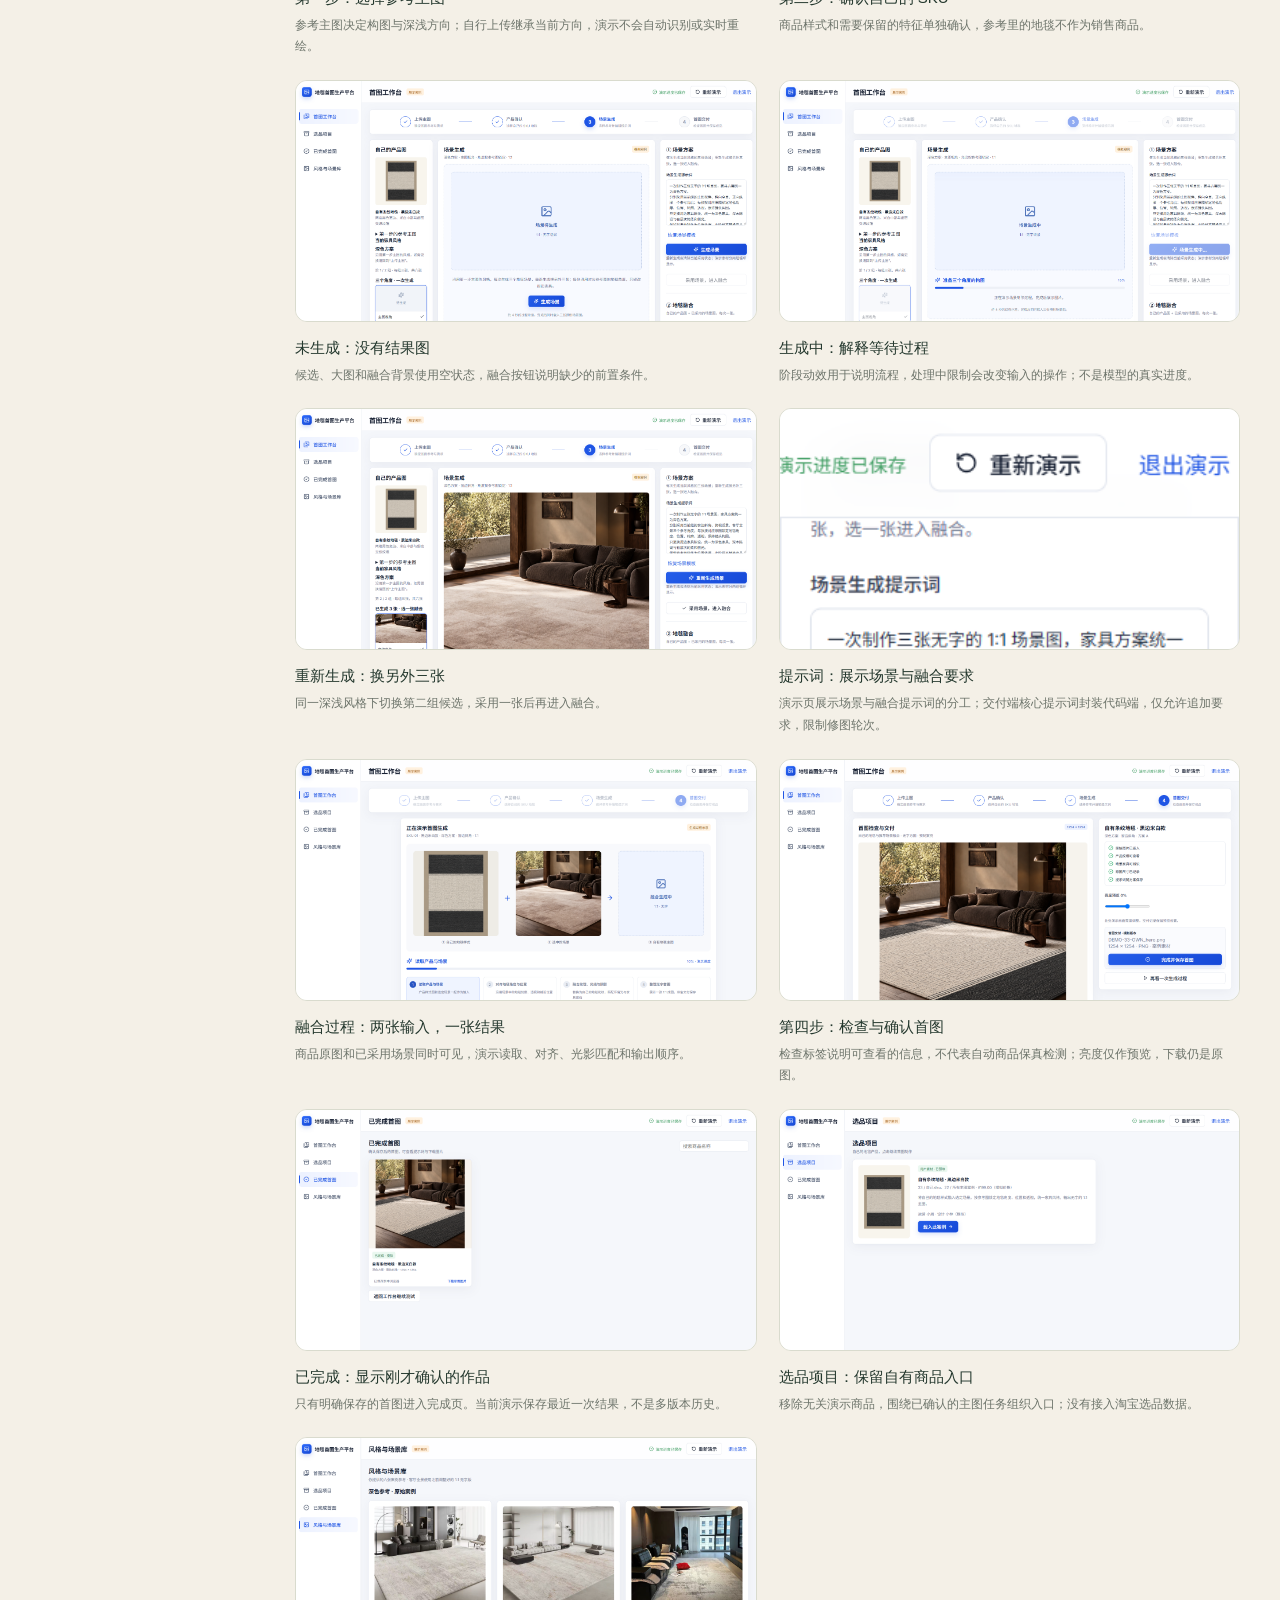
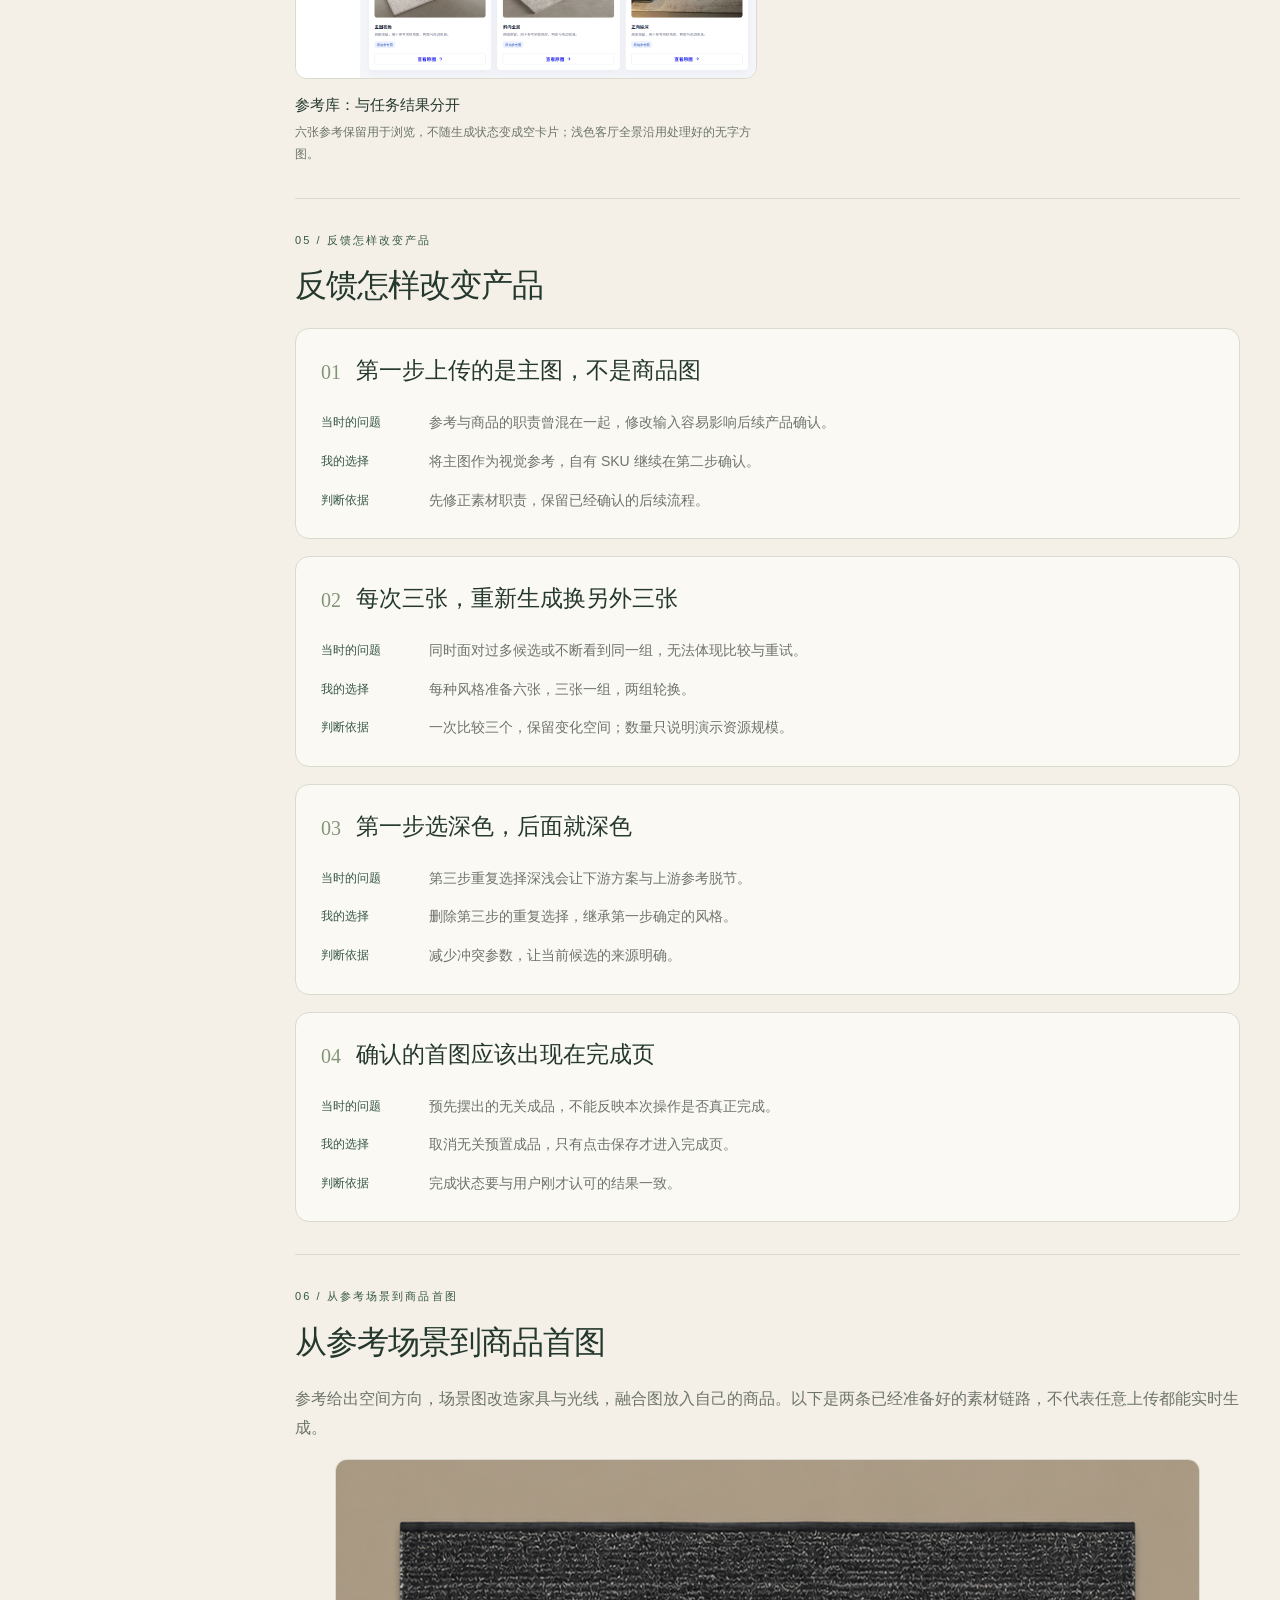
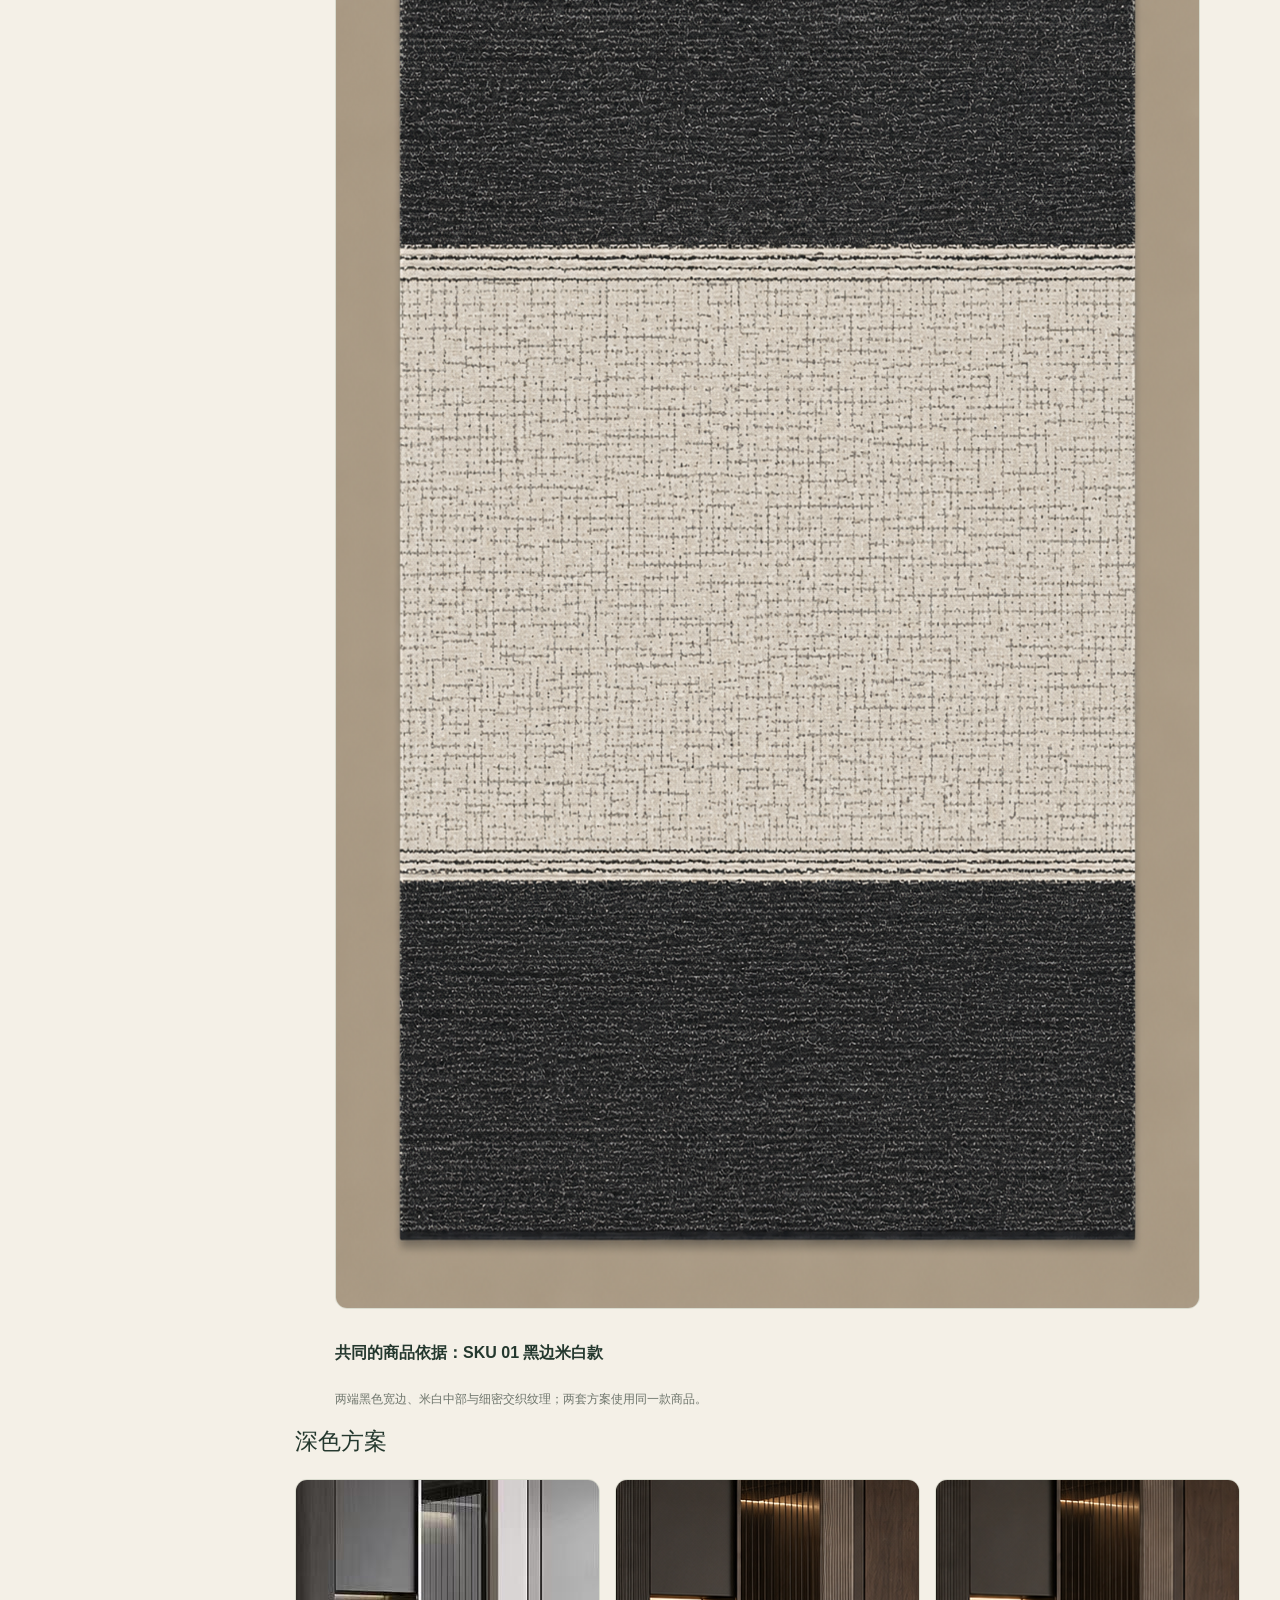
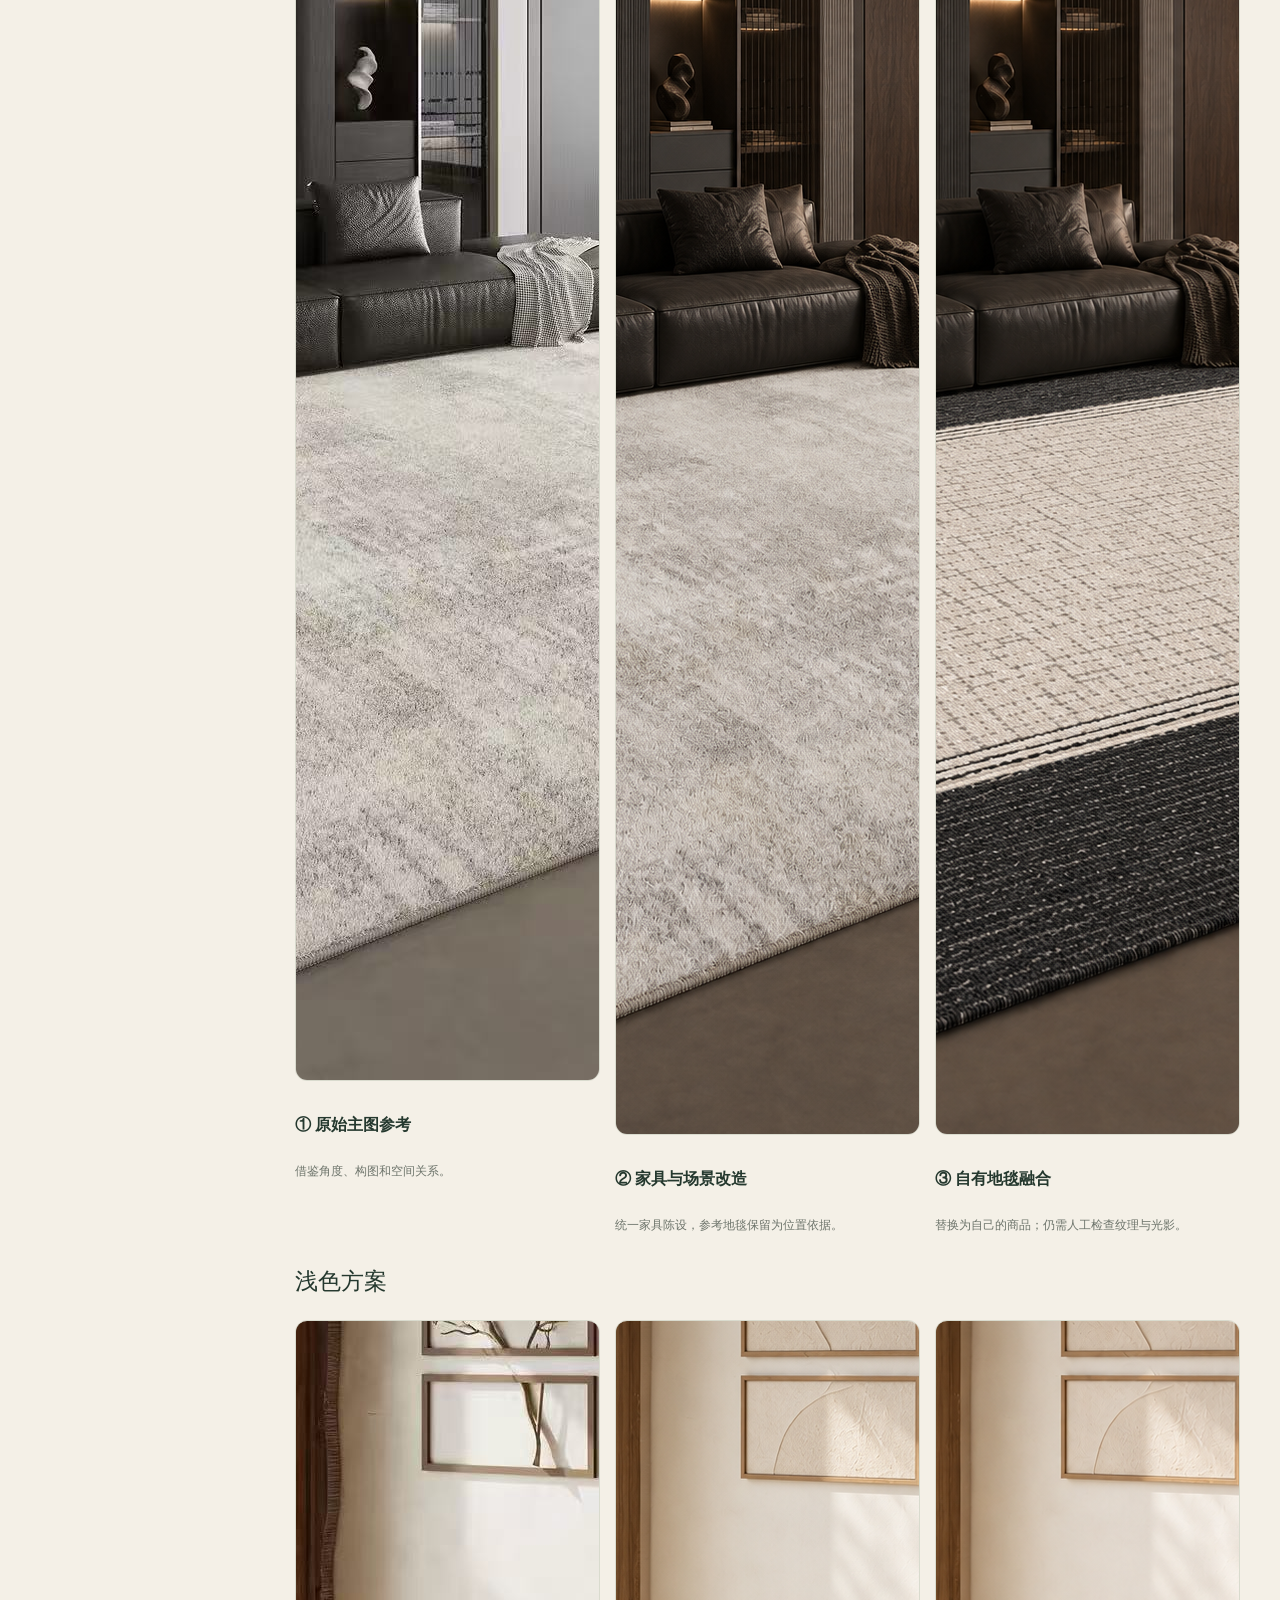
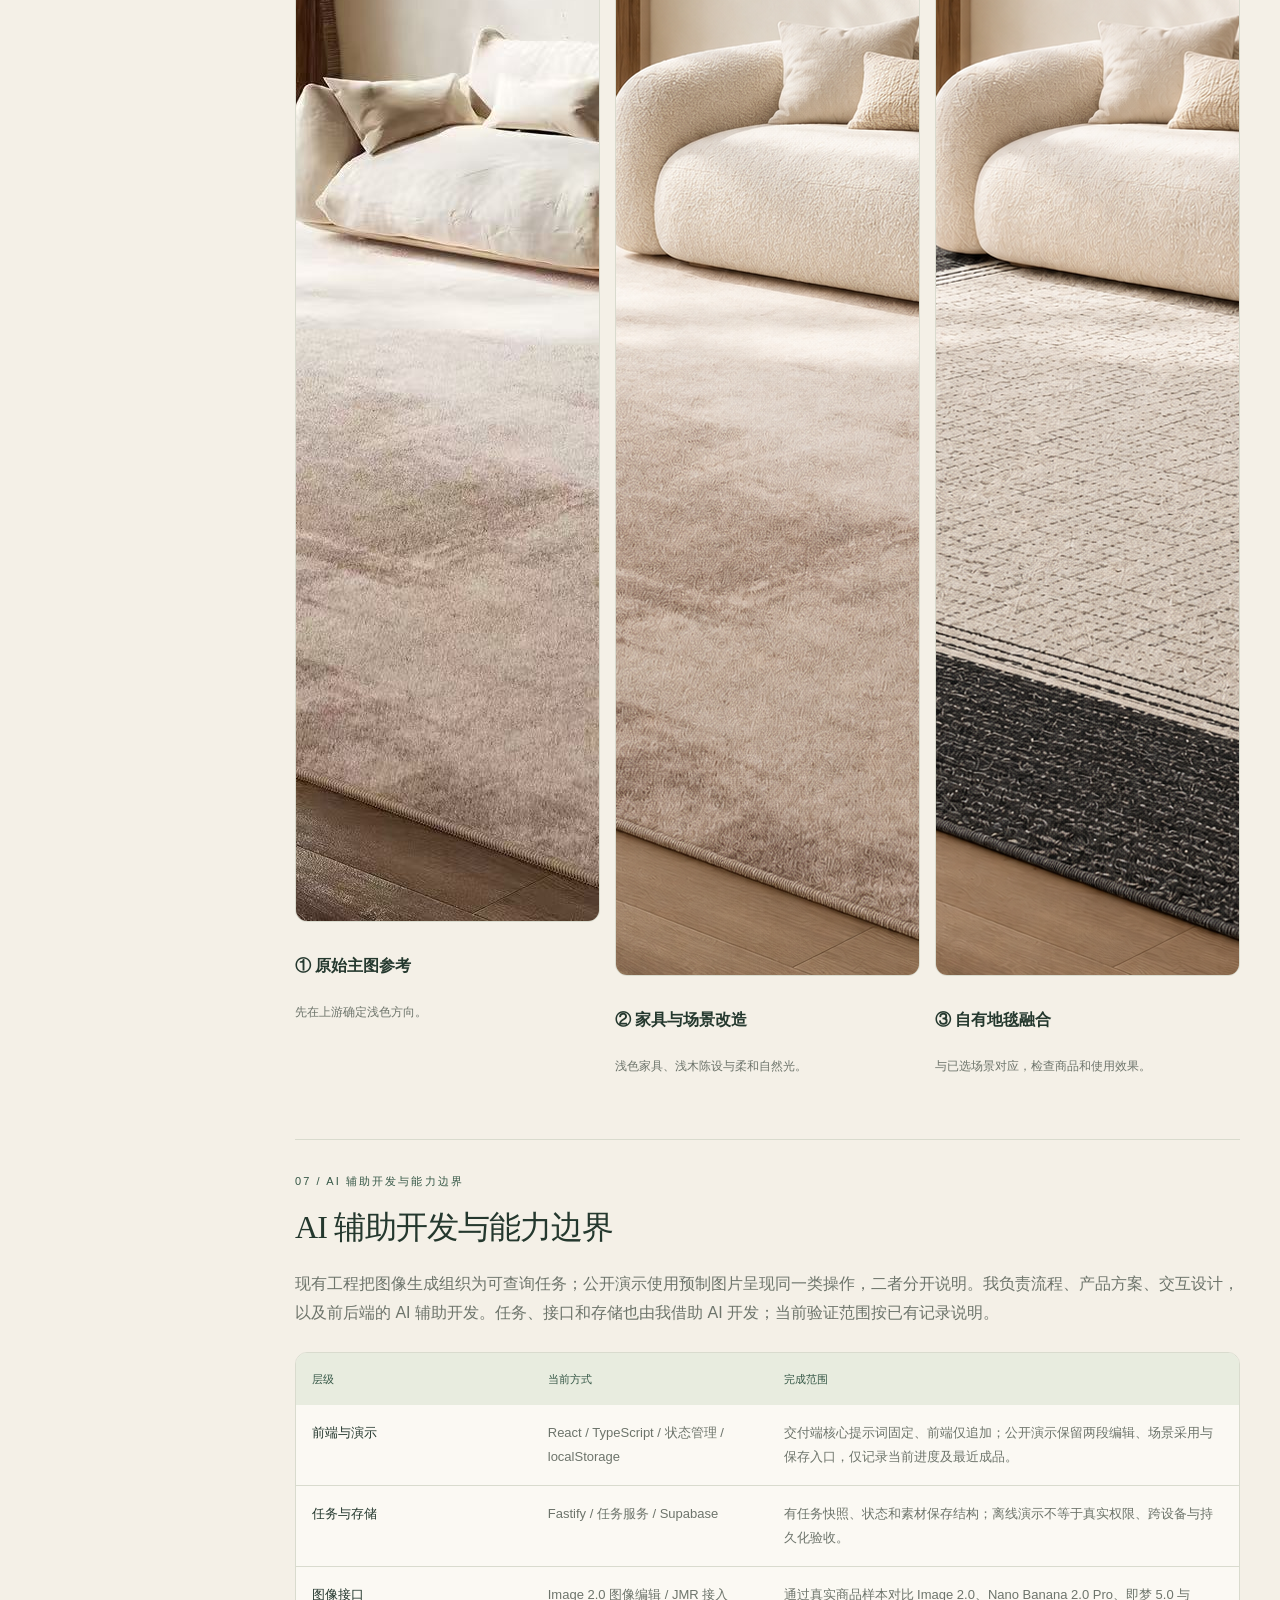
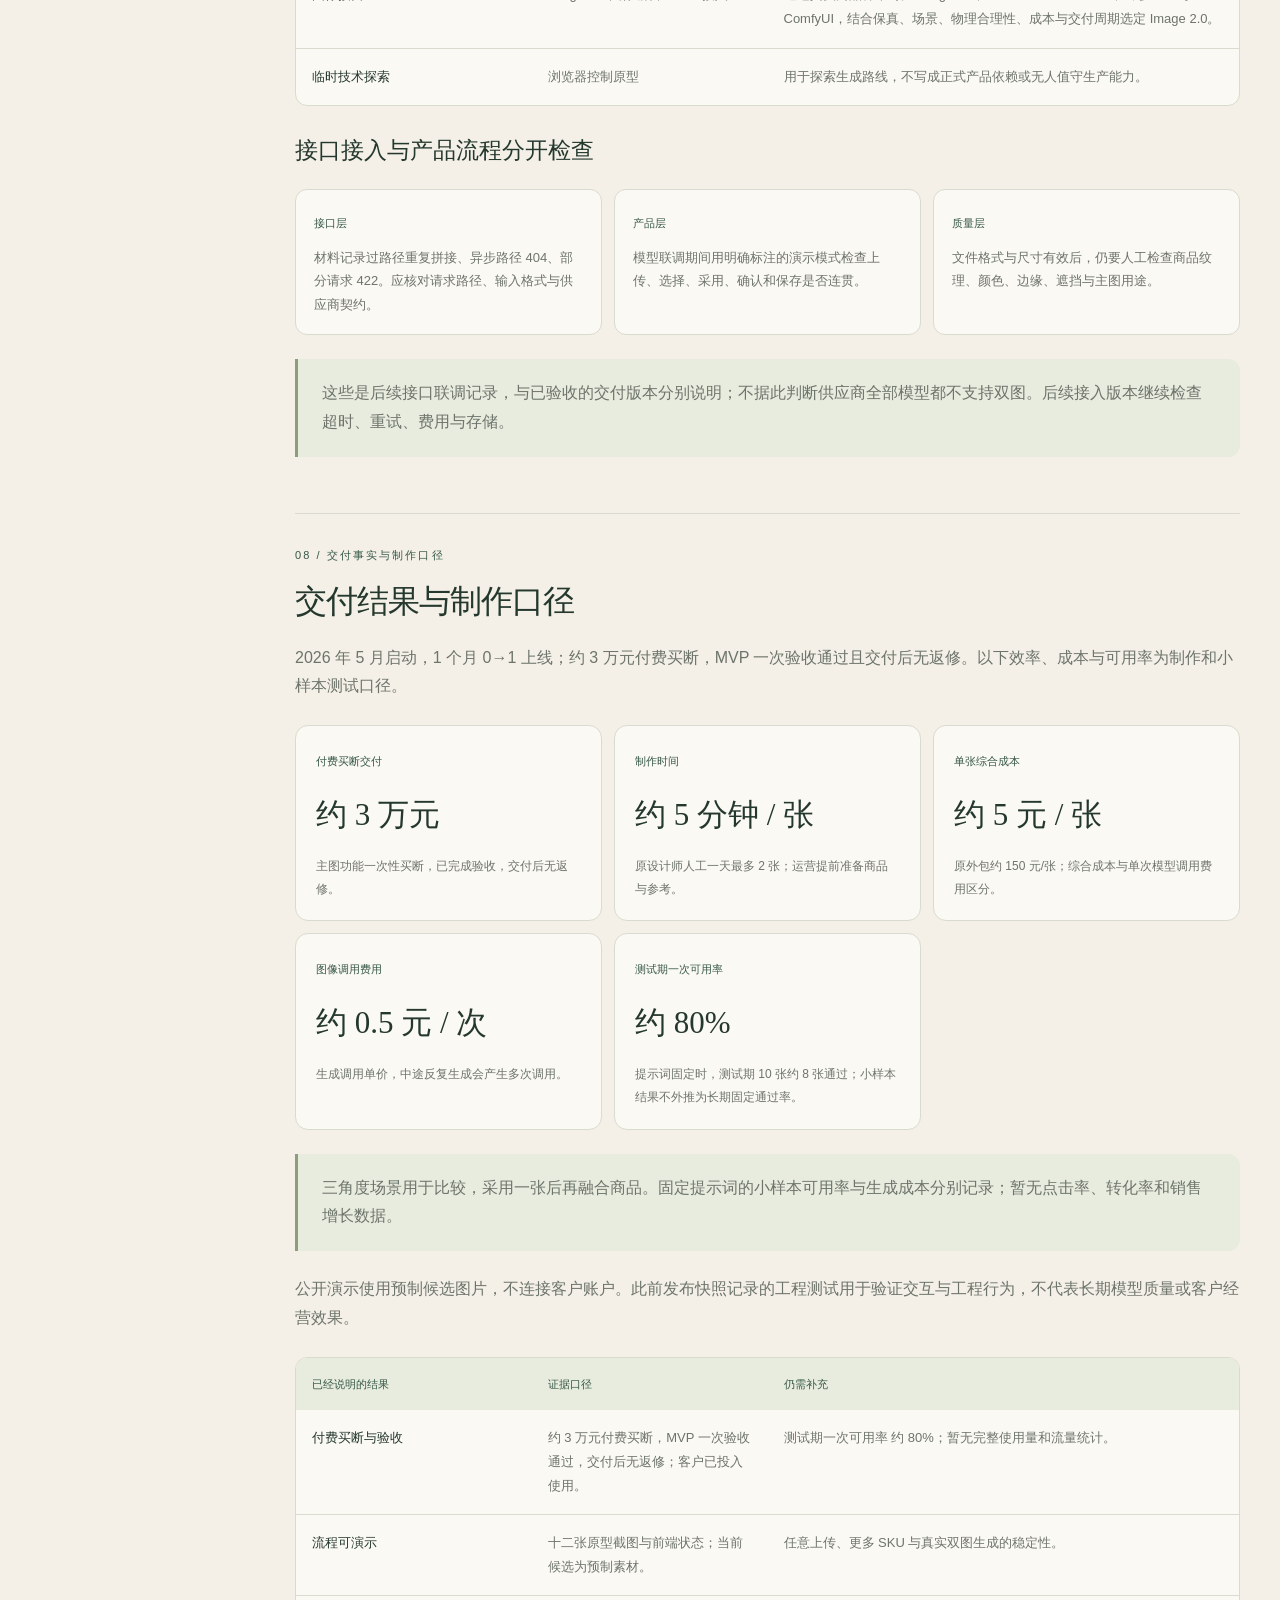
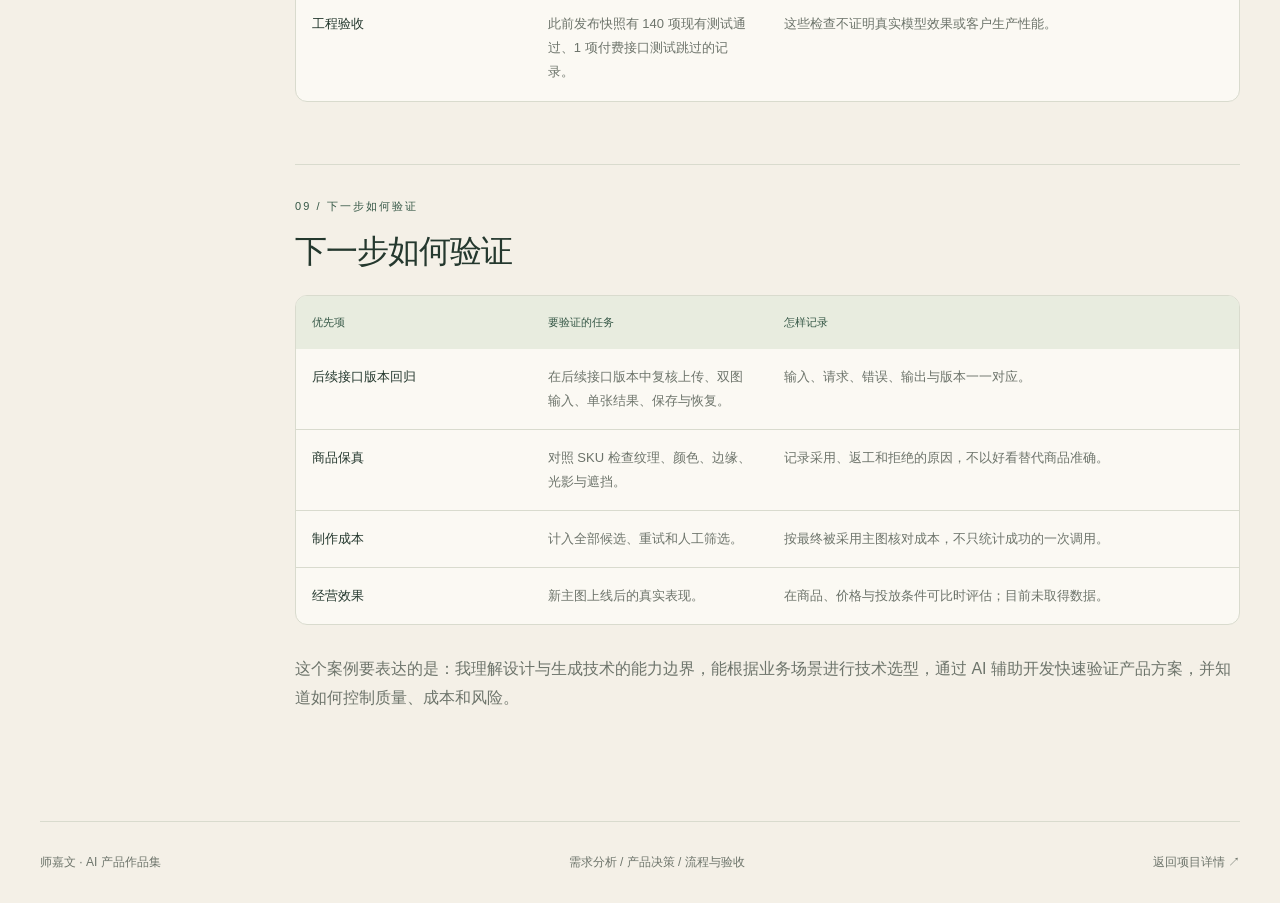
<file: cases/carpet.html>
<!doctype html>
<html lang="zh-CN"><head><meta charset="UTF-8"><meta name="viewport" content="width=device-width, initial-scale=1"><title>地毯主图 AI 生成平台 · 产品案例 · 师嘉文</title>
<link rel="icon" href="data:image/svg+xml,%3Csvg xmlns='http://www.w3.org/2000/svg' viewBox='0 0 40 40'%3E%3Crect width='40' height='40' rx='10' fill='%23355746'/%3E%3Ctext x='20' y='28' font-size='27' text-anchor='middle' fill='%23fbf9f3'%3ES%3C/text%3E%3C/svg%3E"><link rel="stylesheet" href="../styles.css?v=20261008-02"><link rel="stylesheet" href="../home-layout.css?v=20261010-01"><link rel="stylesheet" href="case-study.css?v=20261010-01"><script defer src="case-study.js?v=20261010-01"></script></head>
<body><a class="skip" href="#main">跳到正文</a><header class="site-header"><a href="../#home" class="brand"><span class="brand-mark">S.</span><span><strong>师嘉文</strong><small>AI NATIVE / AIGC</small></span></a><nav aria-label="案例导航"><a href="../#case-carpet">返回地毯电商项目</a><a href="../#featured">主案例</a><a href="../#contact">联系我</a></nav></header>
<div class="draft-bar"><span>地毯电商 · 完整产品案例</span><a href="../#case-carpet">返回项目详情 ↗</a></div>
<main id="main"><section class="detail-hero"><div class="breadcrumb">师嘉文作品集 / 商品约束下的 AI 图像编辑</div><div class="eyebrow">CASE 01 / PRODUCT PRACTICE</div><h1>地毯主图 AI 生成平台</h1><p class="detail-subtitle">从参考场景到自有商品首图，把生成变成可选择、可调整、可确认的制作流程。</p><div class="facts"><div class="fact"><small>项目进展</small><p>约 3 万元买断 · 已完成验收 · 当前为模拟展示</p></div><div class="fact"><small>我的角色</small><p>独立产品负责人：业务拆解、技术选型、机制设计与前后端 AI 辅助开发</p></div></div><div class="actions"><a class="button primary" href="#workflow">看流程与状态 ↗</a><a class="button" href="#interfaces">看实际界面 ↗</a><a class="button" href="#validation">看验证与交付 ↗</a></div><div class="preview-cover"><div class="preview-cover-copy"><div class="eyebrow">PRODUCT JUDGEMENT</div><h2>先确定什么可以改，再判断结果是否可用。</h2><p>商品原图定义真实性，参考图提供场景方向。人工采用、商品核对和交付确认贯穿流程。</p></div><figure><button class="image-button" type="button" data-image="assets/carpet/frontend/05-three-scenes.png" data-caption="公开演示界面，预制图片与模拟生成；编辑入口不代表交付端核心提示词权限。" aria-label="放大查看三角度场景选择工作台"><img src="assets/carpet/frontend/05-three-scenes.png" width="1585" height="1441" alt="三角度场景选择工作台" loading="lazy"></button><h4>三角度场景选择工作台</h4><figcaption class="caption">公开演示界面，预制图片与模拟生成；编辑入口不代表交付端核心提示词权限。</figcaption></figure></div></section>
<div class="case-grid"><nav class="case-nav" aria-label="案例目录"><a href="#background">01 · 业务背景与交付范围</a><a href="#decisions">02 · 我做的关键取舍</a><a href="#workflow">03 · 四步流程与确认条件</a><a href="#interfaces">04 · 实际界面与操作状态</a><a href="#iterations">05 · 反馈怎样改变产品</a><a href="#materials">06 · 从参考场景到商品首图</a><a href="#technical">07 · AI 辅助开发与能力边界</a><a href="#validation">08 · 交付事实与制作口径</a><a href="#next">09 · 下一步如何验证</a></nav><div><section class="case-section" id="background"><div class="eyebrow">01 / 业务背景与交付范围</div><h2>业务背景与交付范围</h2><p>需求来自天津地毯电商场景。原来先找参考、分析已有链接的流量方向，再交给设计师制作。主图要让买家理解地毯放在哪种空间、怎样与家居风格搭配；运营需要知道为什么选这张参考。</p><p>我负责业务流程、范围取舍、模型评测、机制设计及前后端 AI 辅助开发。2026 年 5 月启动，1 个月 0→1 上线，约 3 万元付费买断；MVP 一次验收通过，交付后无返修。技术采用 React/TS、Node.js/Fastify、Supabase。</p><p>这次展示的是交付后继续整理的工程和演示素材。原交付事实与当前模拟版本分开记录，没有把新整理的页面当成客户追加采购。</p><div class="case-context"><article><small>本次功能</small><p>已有商品、已有参考的第一张场景主图。</p></article><article><small>上游准备</small><p>运营备好商品与竞品参考；找图和链接分析不在功能处理范围。</p></article><article><small>保留人工</small><p>候选筛选与商品检查；纯原创商品链接仍由设计师完成。</p></article></div></section><section class="case-section" id="decisions"><div class="eyebrow">02 / 我做的关键取舍</div><h2>我做的关键取舍</h2><div class="decision-stories"><article class="decision-story"><div class="decision-heading"><span>01</span><h3>从大链路里先选首图任务</h3></div><dl><dt>当时的问题</dt><dd>主图单价高、影响流量且需要生成能力；SKU/详情可套版。整套链接系统还会显著改变员工工作方式，增加采纳成本。</dd><dt>我的选择</dt><dd>与客户评估后只做主图，砍掉 SKU/详情和整套链接系统，嵌入现有流程供运营直接测款。</dd><dt>判断依据</dt><dd>把生成能力用在成本高、价值明确的环节，同时降低采纳成本；MVP 一次通过验收。</dd></dl></article><article class="decision-story"><div class="decision-heading"><span>02</span><h3>把参考画面和真实商品分开</h3></div><dl><dt>当时的问题</dt><dd>参考图里的家具和构图可借鉴，其中地毯的花纹未必属于自家商品。</dd><dt>我的选择</dt><dd>第一步确认参考主图，第二步确认自有 SKU；场景提供空间关系，商品原图提供颜色、材质与图案依据。</dd><dt>判断依据</dt><dd>避免把参考里的另一件商品混进结果。可定制尺寸比例不是本场景的主要矛盾。</dd></dl></article><article class="decision-story"><div class="decision-heading"><span>03</span><h3>先评测选型，再落实生成约束</h3></div><dl><dt>当时的问题</dt><dd>样本对比中识别出过度写实、物理漏洞和调优周期长等失败模式，需要兼顾商品表现与 1 个月交付约束。</dd><dt>我的选择</dt><dd>实测 Image 2.0、Nano Banana 2.0 Pro、即梦 5.0 与 ComfyUI 后选定 Image 2.0；商品保真与场景变化分层，三角度比较后人工采用。</dd><dt>判断依据</dt><dd>按商品保真度、场景自然度、物理合理性与单张可用成本判断；核心提示词封装代码端，前端仅追加要求，限制修图轮次。</dd></dl></article></div></section><section class="case-section" id="workflow"><div class="eyebrow">03 / 四步流程与确认条件</div><h2>四步流程与确认条件</h2><ol class="preview-flow"><li><small>STEP 01</small><strong>参考主图</strong><p>选择或上传主图，确定场景方向。当前演示有深浅两套。</p></li><li><small>STEP 02</small><strong>自有 SKU</strong><p>确认要销售的地毯，锁定商品特征；切换场景不改变商品身份。</p></li><li><small>STEP 03</small><strong>三图比较</strong><p>同一风格下每批三个角度，重新生成换另外三张。</p></li><li><small>STEP 04</small><strong>采用场景</strong><p>从三张中选择一张，明确采用后才进入商品融合。</p></li><li><small>STEP 05</small><strong>单张融合</strong><p>商品原图与已采用场景共同输入，每次一张融合结果。</p></li><li><small>STEP 06</small><strong>检查保存</strong><p>看成图、核对商品与用途，主动保存后在完成页回显。</p></li></ol><div class="case-table-wrap"><table class="case-table"><thead><tr><th scope="col">变化或状态</th><th scope="col">当前处理</th><th scope="col">设计目的</th></tr></thead><tbody><tr><th scope="row">未生成 / 正在生成</th><td>不提前摆出结果；处理中限制改变输入。</td><td>区分等待、结果和可以继续的条件。</td></tr><tr><th scope="row">上游参考改变</th><td>清除场景生成与融合结果，重新生成。</td><td>下游结果应与当前输入一致。</td></tr><tr><th scope="row">角度或 SKU 改变</th><td>角度需重新采用；SKU 改变保留场景、清除旧融合。</td><td>避免把旧确认或另一款商品的结果直接沿用。</td></tr><tr><th scope="row">确认保存</th><td>完成页只回显最近一次主动保存的作品，记录提示词。</td><td>生成候选与确认交付分开。</td></tr></tbody></table></div><div class="preview-callout"><p>公开演示使用预制图片与阶段动效，修改提示词不会重绘；四款 SKU 可选择，仅 SKU 01 有完整融合演示。演示编辑入口用于说明流程；交付端核心提示词封装代码中，前端仅追加要求并限制修图轮次。</p></div></section><section class="case-section" id="interfaces"><div class="eyebrow">04 / 实际界面与操作状态</div><h2>实际界面与操作状态</h2><p>以下十二张截图来自当前本地原型，覆盖四步工作台和配套页面。点击图片可放大；图中的身份、预算与“测试假数据”均为演示，不作为客户业绩。</p><div class="preview-gallery"><figure><button class="image-button" type="button" data-image="assets/carpet/frontend/05-three-scenes.png" data-caption="左侧保留自有 SKU 和三张候选，中间比较画面；右侧演示两段提示词。交付端核心提示词固定，前端仅开放追加要求。" aria-label="放大查看场景工作台：把输入、预览与控制放在一起"><img src="assets/carpet/frontend/05-three-scenes.png" width="1585" height="1441" alt="场景工作台：把输入、预览与控制放在一起" loading="lazy"></button><h4>场景工作台：把输入、预览与控制放在一起</h4><figcaption class="caption">左侧保留自有 SKU 和三张候选，中间比较画面；右侧演示两段提示词。交付端核心提示词固定，前端仅开放追加要求。</figcaption></figure><figure><button class="image-button" type="button" data-image="assets/carpet/frontend/01-main-reference.png" data-caption="参考主图决定构图与深浅方向；自行上传继承当前方向，演示不会自动识别或实时重绘。" aria-label="放大查看第一步：选择参考主图"><img src="assets/carpet/frontend/01-main-reference.png" width="1585" height="1506" alt="第一步：选择参考主图" loading="lazy"></button><h4>第一步：选择参考主图</h4><figcaption class="caption">参考主图决定构图与深浅方向；自行上传继承当前方向，演示不会自动识别或实时重绘。</figcaption></figure><figure><button class="image-button" type="button" data-image="assets/carpet/frontend/02-own-sku.png" data-caption="商品样式和需要保留的特征单独确认，参考里的地毯不作为销售商品。" aria-label="放大查看第二步：确认自己的 SKU"><img src="assets/carpet/frontend/02-own-sku.png" width="1585" height="1230" alt="第二步：确认自己的 SKU" loading="lazy"></button><h4>第二步：确认自己的 SKU</h4><figcaption class="caption">商品样式和需要保留的特征单独确认，参考里的地毯不作为销售商品。</figcaption></figure><figure><button class="image-button" type="button" data-image="assets/carpet/frontend/03-before-generation.png" data-caption="候选、大图和融合背景使用空状态，融合按钮说明缺少的前置条件。" aria-label="放大查看未生成：没有结果图"><img src="assets/carpet/frontend/03-before-generation.png" width="1585" height="1326" alt="未生成：没有结果图" loading="lazy"></button><h4>未生成：没有结果图</h4><figcaption class="caption">候选、大图和融合背景使用空状态，融合按钮说明缺少的前置条件。</figcaption></figure><figure><button class="image-button" type="button" data-image="assets/carpet/frontend/04-scene-generating.png" data-caption="阶段动效用于说明流程，处理中限制会改变输入的操作；不是模型的真实进度。" aria-label="放大查看生成中：解释等待过程"><img src="assets/carpet/frontend/04-scene-generating.png" width="1585" height="1326" alt="生成中：解释等待过程" loading="lazy"></button><h4>生成中：解释等待过程</h4><figcaption class="caption">阶段动效用于说明流程，处理中限制会改变输入的操作；不是模型的真实进度。</figcaption></figure><figure><button class="image-button" type="button" data-image="assets/carpet/frontend/06-regenerated-scenes.png" data-caption="同一深浅风格下切换第二组候选，采用一张后再进入融合。" aria-label="放大查看重新生成：换另外三张"><img src="assets/carpet/frontend/06-regenerated-scenes.png" width="1585" height="1441" alt="重新生成：换另外三张" loading="lazy"></button><h4>重新生成：换另外三张</h4><figcaption class="caption">同一深浅风格下切换第二组候选，采用一张后再进入融合。</figcaption></figure><figure><button class="image-button" type="button" data-image="assets/carpet/frontend/07-prompt-editor.png" data-caption="演示页展示场景与融合提示词的分工；交付端核心提示词封装代码端，仅允许追加要求，限制修图轮次。" aria-label="放大查看提示词：展示场景与融合要求"><img src="assets/carpet/frontend/07-prompt-editor.png" width="320" height="1060" alt="提示词：展示场景与融合要求" loading="lazy"></button><h4>提示词：展示场景与融合要求</h4><figcaption class="caption">演示页展示场景与融合提示词的分工；交付端核心提示词封装代码端，仅允许追加要求，限制修图轮次。</figcaption></figure><figure><button class="image-button" type="button" data-image="assets/carpet/frontend/08-fusion-generating.png" data-caption="商品原图和已采用场景同时可见，演示读取、对齐、光影匹配和输出顺序。" aria-label="放大查看融合过程：两张输入，一张结果"><img src="assets/carpet/frontend/08-fusion-generating.png" width="1600" height="1050" alt="融合过程：两张输入，一张结果" loading="lazy"></button><h4>融合过程：两张输入，一张结果</h4><figcaption class="caption">商品原图和已采用场景同时可见，演示读取、对齐、光影匹配和输出顺序。</figcaption></figure><figure><button class="image-button" type="button" data-image="assets/carpet/frontend/09-hero-delivery.png" data-caption="检查标签说明可查看的信息，不代表自动商品保真检测；亮度仅作预览，下载仍是原图。" aria-label="放大查看第四步：检查与确认首图"><img src="assets/carpet/frontend/09-hero-delivery.png" width="1600" height="1050" alt="第四步：检查与确认首图" loading="lazy"></button><h4>第四步：检查与确认首图</h4><figcaption class="caption">检查标签说明可查看的信息，不代表自动商品保真检测；亮度仅作预览，下载仍是原图。</figcaption></figure><figure><button class="image-button" type="button" data-image="assets/carpet/frontend/10-completed-gallery.png" data-caption="只有明确保存的首图进入完成页。当前演示保存最近一次结果，不是多版本历史。" aria-label="放大查看已完成：显示刚才确认的作品"><img src="assets/carpet/frontend/10-completed-gallery.png" width="1600" height="1050" alt="已完成：显示刚才确认的作品" loading="lazy"></button><h4>已完成：显示刚才确认的作品</h4><figcaption class="caption">只有明确保存的首图进入完成页。当前演示保存最近一次结果，不是多版本历史。</figcaption></figure><figure><button class="image-button" type="button" data-image="assets/carpet/frontend/12-product-project.png" data-caption="移除无关演示商品，围绕已确认的主图任务组织入口；没有接入淘宝选品数据。" aria-label="放大查看选品项目：保留自有商品入口"><img src="assets/carpet/frontend/12-product-project.png" width="1600" height="1050" alt="选品项目：保留自有商品入口" loading="lazy"></button><h4>选品项目：保留自有商品入口</h4><figcaption class="caption">移除无关演示商品，围绕已确认的主图任务组织入口；没有接入淘宝选品数据。</figcaption></figure><figure><button class="image-button" type="button" data-image="assets/carpet/frontend/11-scene-library.png" data-caption="六张参考保留用于浏览，不随生成状态变成空卡片；浅色客厅全景沿用处理好的无字方图。" aria-label="放大查看参考库：与任务结果分开"><img src="assets/carpet/frontend/11-scene-library.png" width="1600" height="1535" alt="参考库：与任务结果分开" loading="lazy"></button><h4>参考库：与任务结果分开</h4><figcaption class="caption">六张参考保留用于浏览，不随生成状态变成空卡片；浅色客厅全景沿用处理好的无字方图。</figcaption></figure></div></section><section class="case-section" id="iterations"><div class="eyebrow">05 / 反馈怎样改变产品</div><h2>反馈怎样改变产品</h2><div class="decision-stories"><article class="decision-story"><div class="decision-heading"><span>01</span><h3>第一步上传的是主图，不是商品图</h3></div><dl><dt>当时的问题</dt><dd>参考与商品的职责曾混在一起，修改输入容易影响后续产品确认。</dd><dt>我的选择</dt><dd>将主图作为视觉参考，自有 SKU 继续在第二步确认。</dd><dt>判断依据</dt><dd>先修正素材职责，保留已经确认的后续流程。</dd></dl></article><article class="decision-story"><div class="decision-heading"><span>02</span><h3>每次三张，重新生成换另外三张</h3></div><dl><dt>当时的问题</dt><dd>同时面对过多候选或不断看到同一组，无法体现比较与重试。</dd><dt>我的选择</dt><dd>每种风格准备六张，三张一组，两组轮换。</dd><dt>判断依据</dt><dd>一次比较三个，保留变化空间；数量只说明演示资源规模。</dd></dl></article><article class="decision-story"><div class="decision-heading"><span>03</span><h3>第一步选深色，后面就深色</h3></div><dl><dt>当时的问题</dt><dd>第三步重复选择深浅会让下游方案与上游参考脱节。</dd><dt>我的选择</dt><dd>删除第三步的重复选择，继承第一步确定的风格。</dd><dt>判断依据</dt><dd>减少冲突参数，让当前候选的来源明确。</dd></dl></article><article class="decision-story"><div class="decision-heading"><span>04</span><h3>确认的首图应该出现在完成页</h3></div><dl><dt>当时的问题</dt><dd>预先摆出的无关成品，不能反映本次操作是否真正完成。</dd><dt>我的选择</dt><dd>取消无关预置成品，只有点击保存才进入完成页。</dd><dt>判断依据</dt><dd>完成状态要与用户刚才认可的结果一致。</dd></dl></article></div></section><section class="case-section" id="materials"><div class="eyebrow">06 / 从参考场景到商品首图</div><h2>从参考场景到商品首图</h2><p>参考给出空间方向，场景图改造家具与光线，融合图放入自己的商品。以下是两条已经准备好的素材链路，不代表任意上传都能实时生成。</p><figure><button class="image-button" type="button" data-image="assets/carpet/own-sku-1.png" data-caption="两端黑色宽边、米白中部与细密交织纹理；两套方案使用同一款商品。" aria-label="放大查看共同的商品依据：SKU 01 黑边米白款"><img src="assets/carpet/own-sku-1.png" width="1086" height="1448" alt="共同的商品依据：SKU 01 黑边米白款" loading="lazy"></button><h4>共同的商品依据：SKU 01 黑边米白款</h4><figcaption class="caption">两端黑色宽边、米白中部与细密交织纹理；两套方案使用同一款商品。</figcaption></figure><h3 class="case-subheading">深色方案</h3><div class="preview-materials"><figure><button class="image-button" type="button" data-image="assets/carpet/dark-reference-1.jpg" data-caption="借鉴角度、构图和空间关系。" aria-label="放大查看① 原始主图参考"><img src="assets/carpet/dark-reference-1.jpg" width="1200" height="1200" alt="① 原始主图参考" loading="lazy"></button><h4>① 原始主图参考</h4><figcaption class="caption">借鉴角度、构图和空间关系。</figcaption></figure><figure><button class="image-button" type="button" data-image="assets/carpet/dark-scene-1.png" data-caption="统一家具陈设，参考地毯保留为位置依据。" aria-label="放大查看② 家具与场景改造"><img src="assets/carpet/dark-scene-1.png" width="1254" height="1254" alt="② 家具与场景改造" loading="lazy"></button><h4>② 家具与场景改造</h4><figcaption class="caption">统一家具陈设，参考地毯保留为位置依据。</figcaption></figure><figure><button class="image-button" type="button" data-image="assets/carpet/dark-fusion-1.png" data-caption="替换为自己的商品；仍需人工检查纹理与光影。" aria-label="放大查看③ 自有地毯融合"><img src="assets/carpet/dark-fusion-1.png" width="1254" height="1254" alt="③ 自有地毯融合" loading="lazy"></button><h4>③ 自有地毯融合</h4><figcaption class="caption">替换为自己的商品；仍需人工检查纹理与光影。</figcaption></figure></div><h3 class="case-subheading">浅色方案</h3><div class="preview-materials"><figure><button class="image-button" type="button" data-image="assets/carpet/light-reference-1.jpg" data-caption="先在上游确定浅色方向。" aria-label="放大查看① 原始主图参考"><img src="assets/carpet/light-reference-1.jpg" width="1200" height="1200" alt="① 原始主图参考" loading="lazy"></button><h4>① 原始主图参考</h4><figcaption class="caption">先在上游确定浅色方向。</figcaption></figure><figure><button class="image-button" type="button" data-image="assets/carpet/light-scene-1.png" data-caption="浅色家具、浅木陈设与柔和自然光。" aria-label="放大查看② 家具与场景改造"><img src="assets/carpet/light-scene-1.png" width="1254" height="1254" alt="② 家具与场景改造" loading="lazy"></button><h4>② 家具与场景改造</h4><figcaption class="caption">浅色家具、浅木陈设与柔和自然光。</figcaption></figure><figure><button class="image-button" type="button" data-image="assets/carpet/light-fusion-1.png" data-caption="与已选场景对应，检查商品和使用效果。" aria-label="放大查看③ 自有地毯融合"><img src="assets/carpet/light-fusion-1.png" width="1254" height="1254" alt="③ 自有地毯融合" loading="lazy"></button><h4>③ 自有地毯融合</h4><figcaption class="caption">与已选场景对应，检查商品和使用效果。</figcaption></figure></div></section><section class="case-section" id="technical"><div class="eyebrow">07 / AI 辅助开发与能力边界</div><h2>AI 辅助开发与能力边界</h2><p>现有工程把图像生成组织为可查询任务；公开演示使用预制图片呈现同一类操作，二者分开说明。我负责流程、产品方案、交互设计，以及前后端的 AI 辅助开发。任务、接口和存储也由我借助 AI 开发；当前验证范围按已有记录说明。</p><div class="case-table-wrap"><table class="case-table"><thead><tr><th scope="col">层级</th><th scope="col">当前方式</th><th scope="col">完成范围</th></tr></thead><tbody><tr><th scope="row">前端与演示</th><td>React / TypeScript / 状态管理 / localStorage</td><td>交付端核心提示词固定、前端仅追加；公开演示保留两段编辑、场景采用与保存入口，仅记录当前进度及最近成品。</td></tr><tr><th scope="row">任务与存储</th><td>Fastify / 任务服务 / Supabase</td><td>有任务快照、状态和素材保存结构；离线演示不等于真实权限、跨设备与持久化验收。</td></tr><tr><th scope="row">图像接口</th><td>Image 2.0 图像编辑 / JMR 接入</td><td>通过真实商品样本对比 Image 2.0、Nano Banana 2.0 Pro、即梦 5.0 与 ComfyUI，结合保真、场景、物理合理性、成本与交付周期选定 Image 2.0。</td></tr><tr><th scope="row">临时技术探索</th><td>浏览器控制原型</td><td>用于探索生成路线，不写成正式产品依赖或无人值守生产能力。</td></tr></tbody></table></div><h3 class="case-subheading">接口接入与产品流程分开检查</h3><div class="case-context"><article><small>接口层</small><p>材料记录过路径重复拼接、异步路径 404、部分请求 422。应核对请求路径、输入格式与供应商契约。</p></article><article><small>产品层</small><p>模型联调期间用明确标注的演示模式检查上传、选择、采用、确认和保存是否连贯。</p></article><article><small>质量层</small><p>文件格式与尺寸有效后，仍要人工检查商品纹理、颜色、边缘、遮挡与主图用途。</p></article></div><div class="preview-callout"><p>这些是后续接口联调记录，与已验收的交付版本分别说明；不据此判断供应商全部模型都不支持双图。后续接入版本继续检查超时、重试、费用与存储。</p></div></section><section class="case-section" id="validation"><div class="eyebrow">08 / 交付事实与制作口径</div><h2>交付结果与制作口径</h2><p>2026 年 5 月启动，1 个月 0→1 上线；约 3 万元付费买断，MVP 一次验收通过且交付后无返修。以下效率、成本与可用率为制作和小样本测试口径。</p><div class="preview-metrics"><article><small>付费买断交付</small><strong>约 3 万元</strong><p>主图功能一次性买断，已完成验收，交付后无返修。</p></article><article><small>制作时间</small><strong>约 5 分钟 / 张</strong><p>原设计师人工一天最多 2 张；运营提前准备商品与参考。</p></article><article><small>单张综合成本</small><strong>约 5 元 / 张</strong><p>原外包约 150 元/张；综合成本与单次模型调用费用区分。</p></article><article><small>图像调用费用</small><strong>约 0.5 元 / 次</strong><p>生成调用单价，中途反复生成会产生多次调用。</p></article><article><small>测试期一次可用率</small><strong>约 80%</strong><p>提示词固定时，测试期 10 张约 8 张通过；小样本结果不外推为长期固定通过率。</p></article></div><div class="preview-callout"><p>三角度场景用于比较，采用一张后再融合商品。固定提示词的小样本可用率与生成成本分别记录；暂无点击率、转化率和销售增长数据。</p></div><p>公开演示使用预制候选图片，不连接客户账户。此前发布快照记录的工程测试用于验证交互与工程行为，不代表长期模型质量或客户经营效果。</p><div class="case-table-wrap"><table class="case-table"><thead><tr><th scope="col">已经说明的结果</th><th scope="col">证据口径</th><th scope="col">仍需补充</th></tr></thead><tbody><tr><th scope="row">付费买断与验收</th><td>约 3 万元付费买断，MVP 一次验收通过，交付后无返修；客户已投入使用。</td><td>测试期一次可用率 约 80%；暂无完整使用量和流量统计。</td></tr><tr><th scope="row">流程可演示</th><td>十二张原型截图与前端状态；当前候选为预制素材。</td><td>任意上传、更多 SKU 与真实双图生成的稳定性。</td></tr><tr><th scope="row">工程验收</th><td>此前发布快照有 140 项现有测试通过、1 项付费接口测试跳过的记录。</td><td>这些检查不证明真实模型效果或客户生产性能。</td></tr></tbody></table></div></section><section class="case-section" id="next"><div class="eyebrow">09 / 下一步如何验证</div><h2>下一步如何验证</h2><div class="case-table-wrap"><table class="case-table"><thead><tr><th scope="col">优先项</th><th scope="col">要验证的任务</th><th scope="col">怎样记录</th></tr></thead><tbody><tr><th scope="row">后续接口版本回归</th><td>在后续接口版本中复核上传、双图输入、单张结果、保存与恢复。</td><td>输入、请求、错误、输出与版本一一对应。</td></tr><tr><th scope="row">商品保真</th><td>对照 SKU 检查纹理、颜色、边缘、光影与遮挡。</td><td>记录采用、返工和拒绝的原因，不以好看替代商品准确。</td></tr><tr><th scope="row">制作成本</th><td>计入全部候选、重试和人工筛选。</td><td>按最终被采用主图核对成本，不只统计成功的一次调用。</td></tr><tr><th scope="row">经营效果</th><td>新主图上线后的真实表现。</td><td>在商品、价格与投放条件可比时评估；目前未取得数据。</td></tr></tbody></table></div><p>这个案例要表达的是：我理解设计与生成技术的能力边界，能根据业务场景进行技术选型，通过 AI 辅助开发快速验证产品方案，并知道如何控制质量、成本和风险。</p></section></div></div></main>
<footer class="site-footer"><a href="../#home">师嘉文 · AI 产品作品集</a><span>需求分析 / 产品决策 / 流程与验收</span><a href="../#case-carpet">返回项目详情 ↗</a></footer>
<dialog id="image-dialog" aria-label="放大查看图片"><button class="dialog-close" type="button" aria-label="关闭图片">关闭</button><img alt=""><p></p></dialog></body></html>
</file>
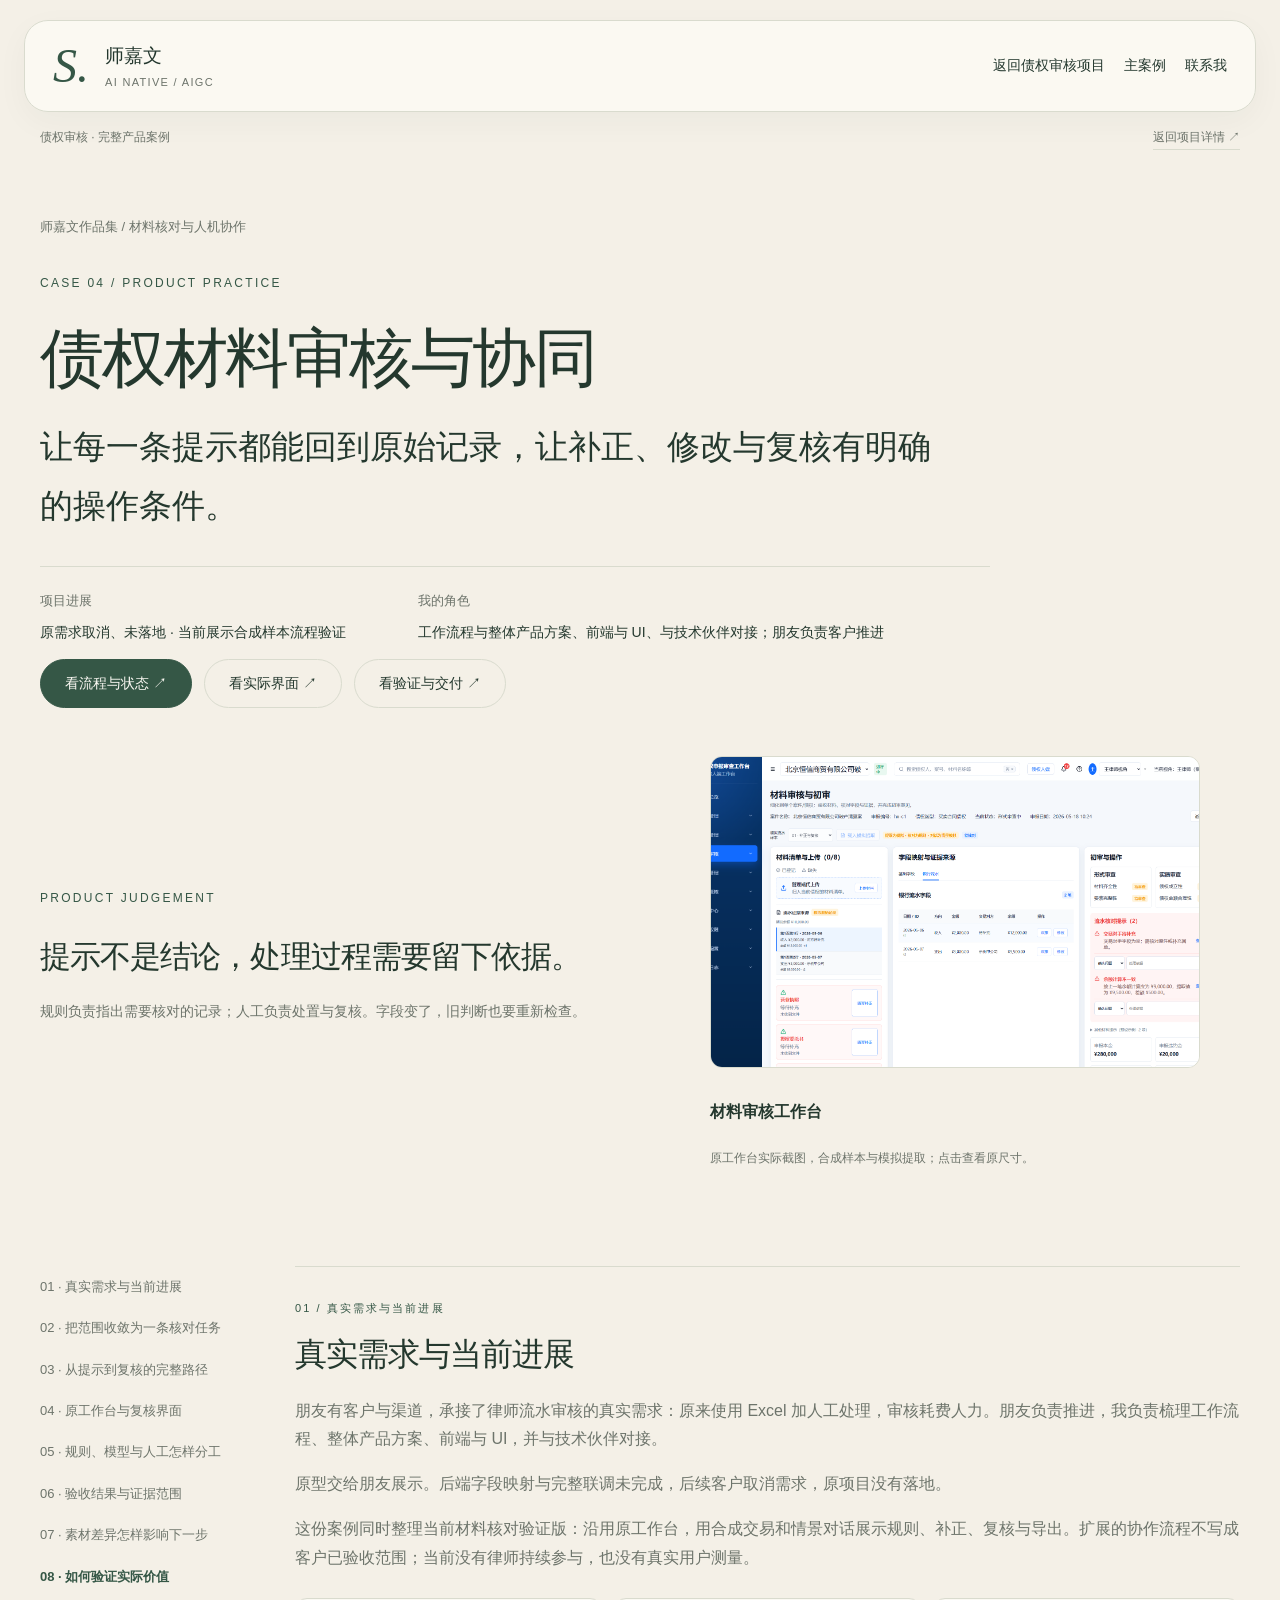
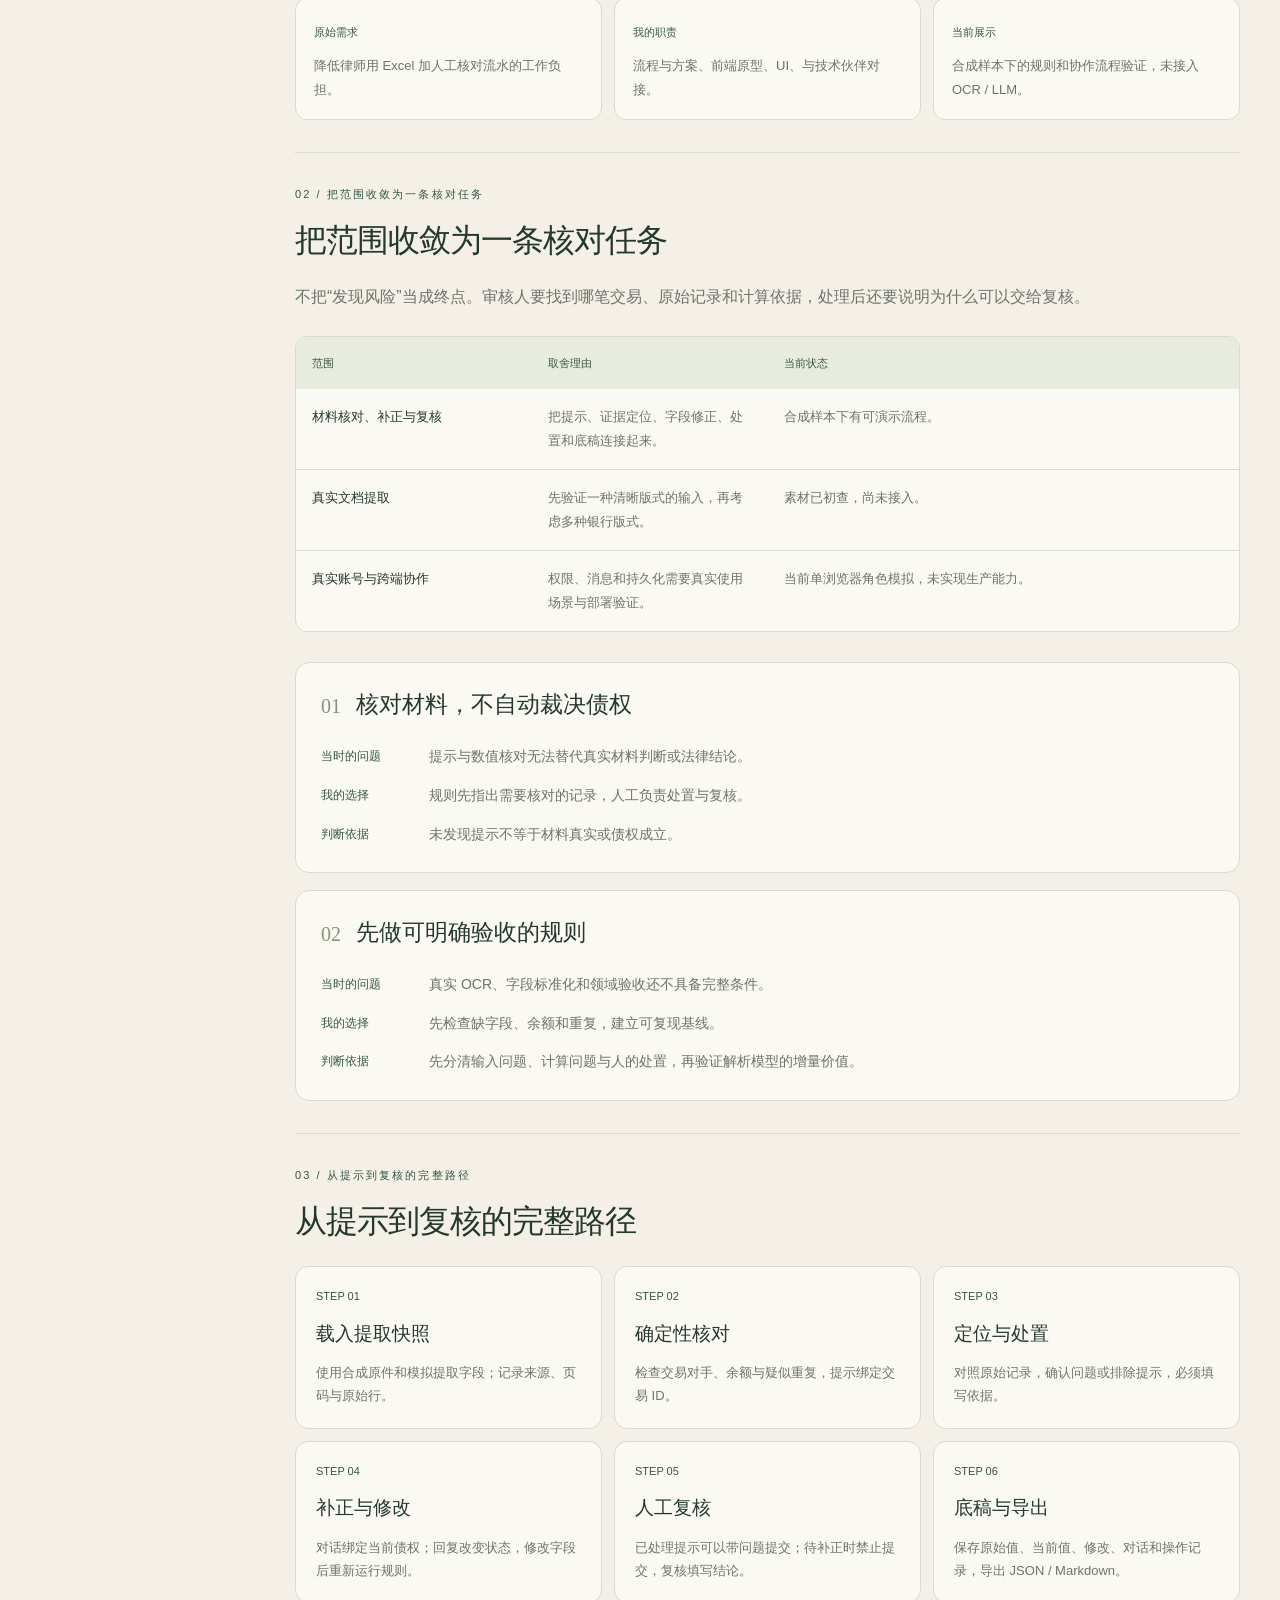
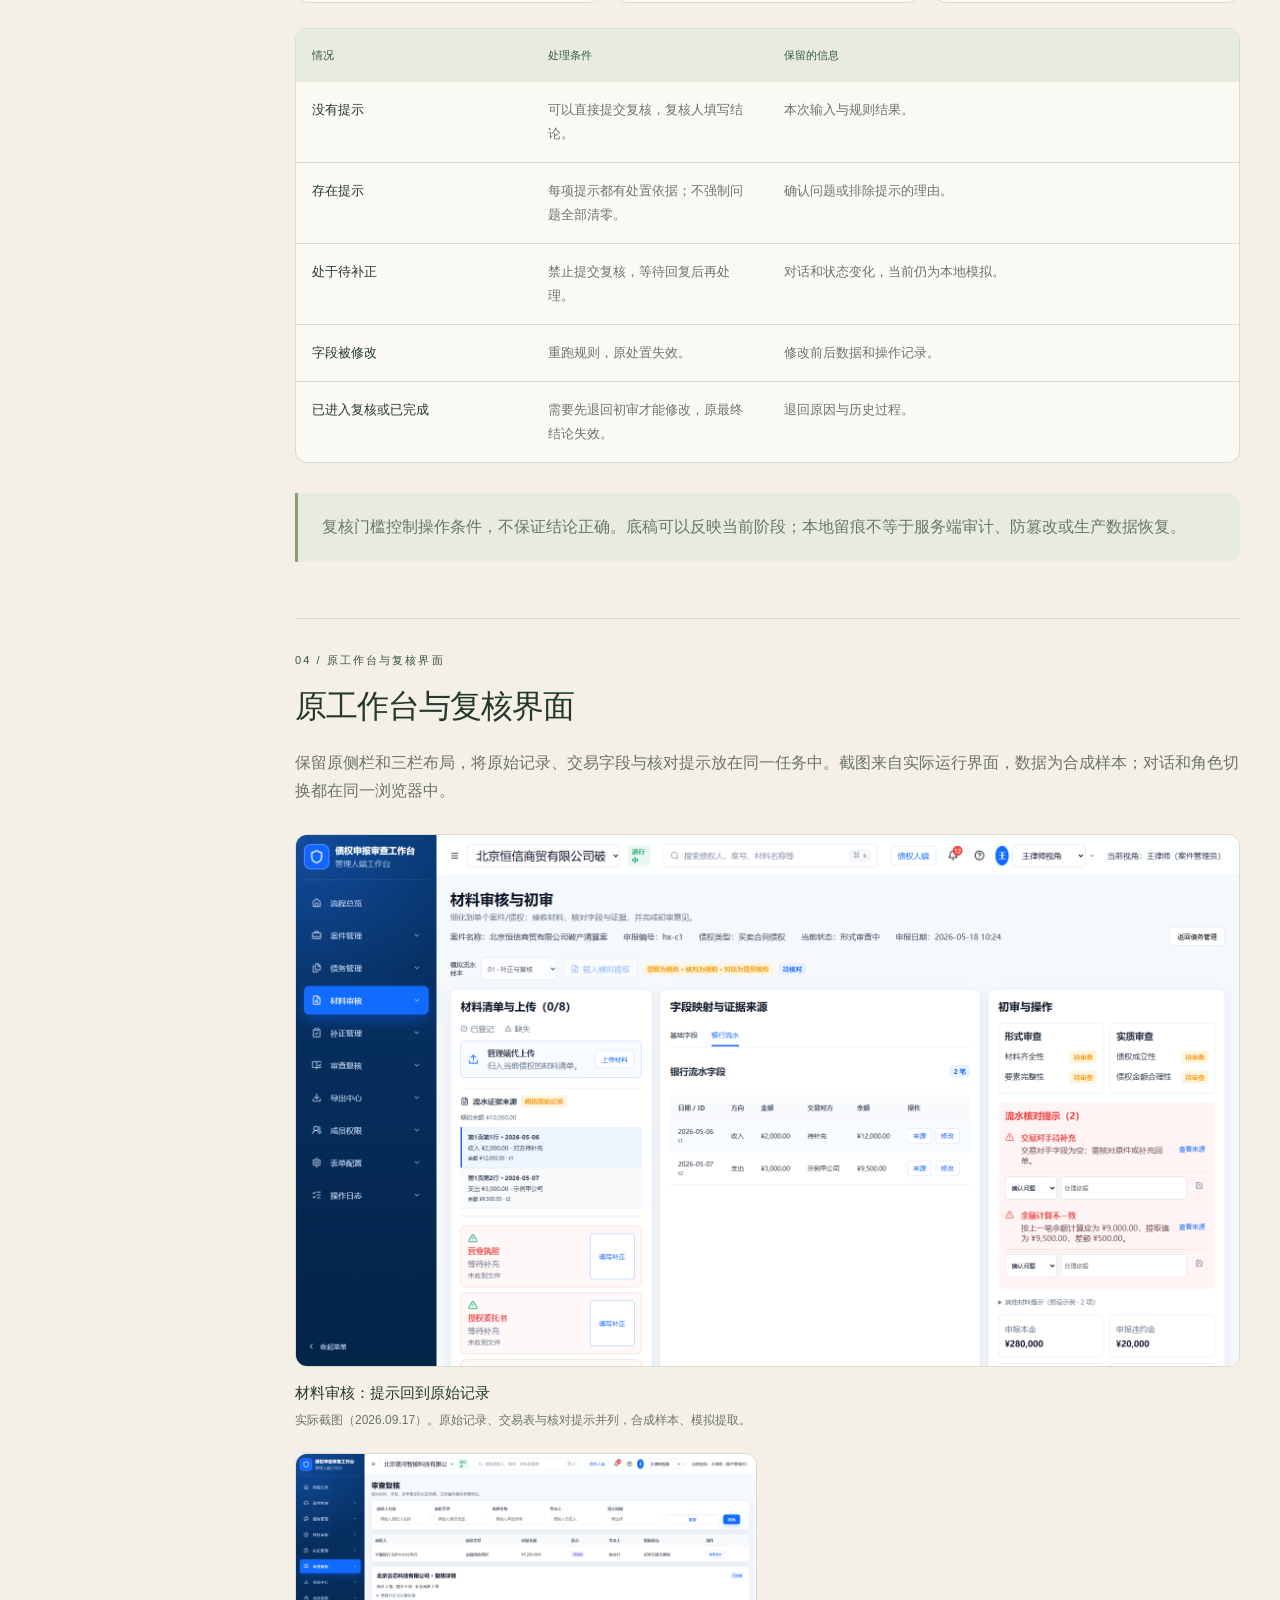
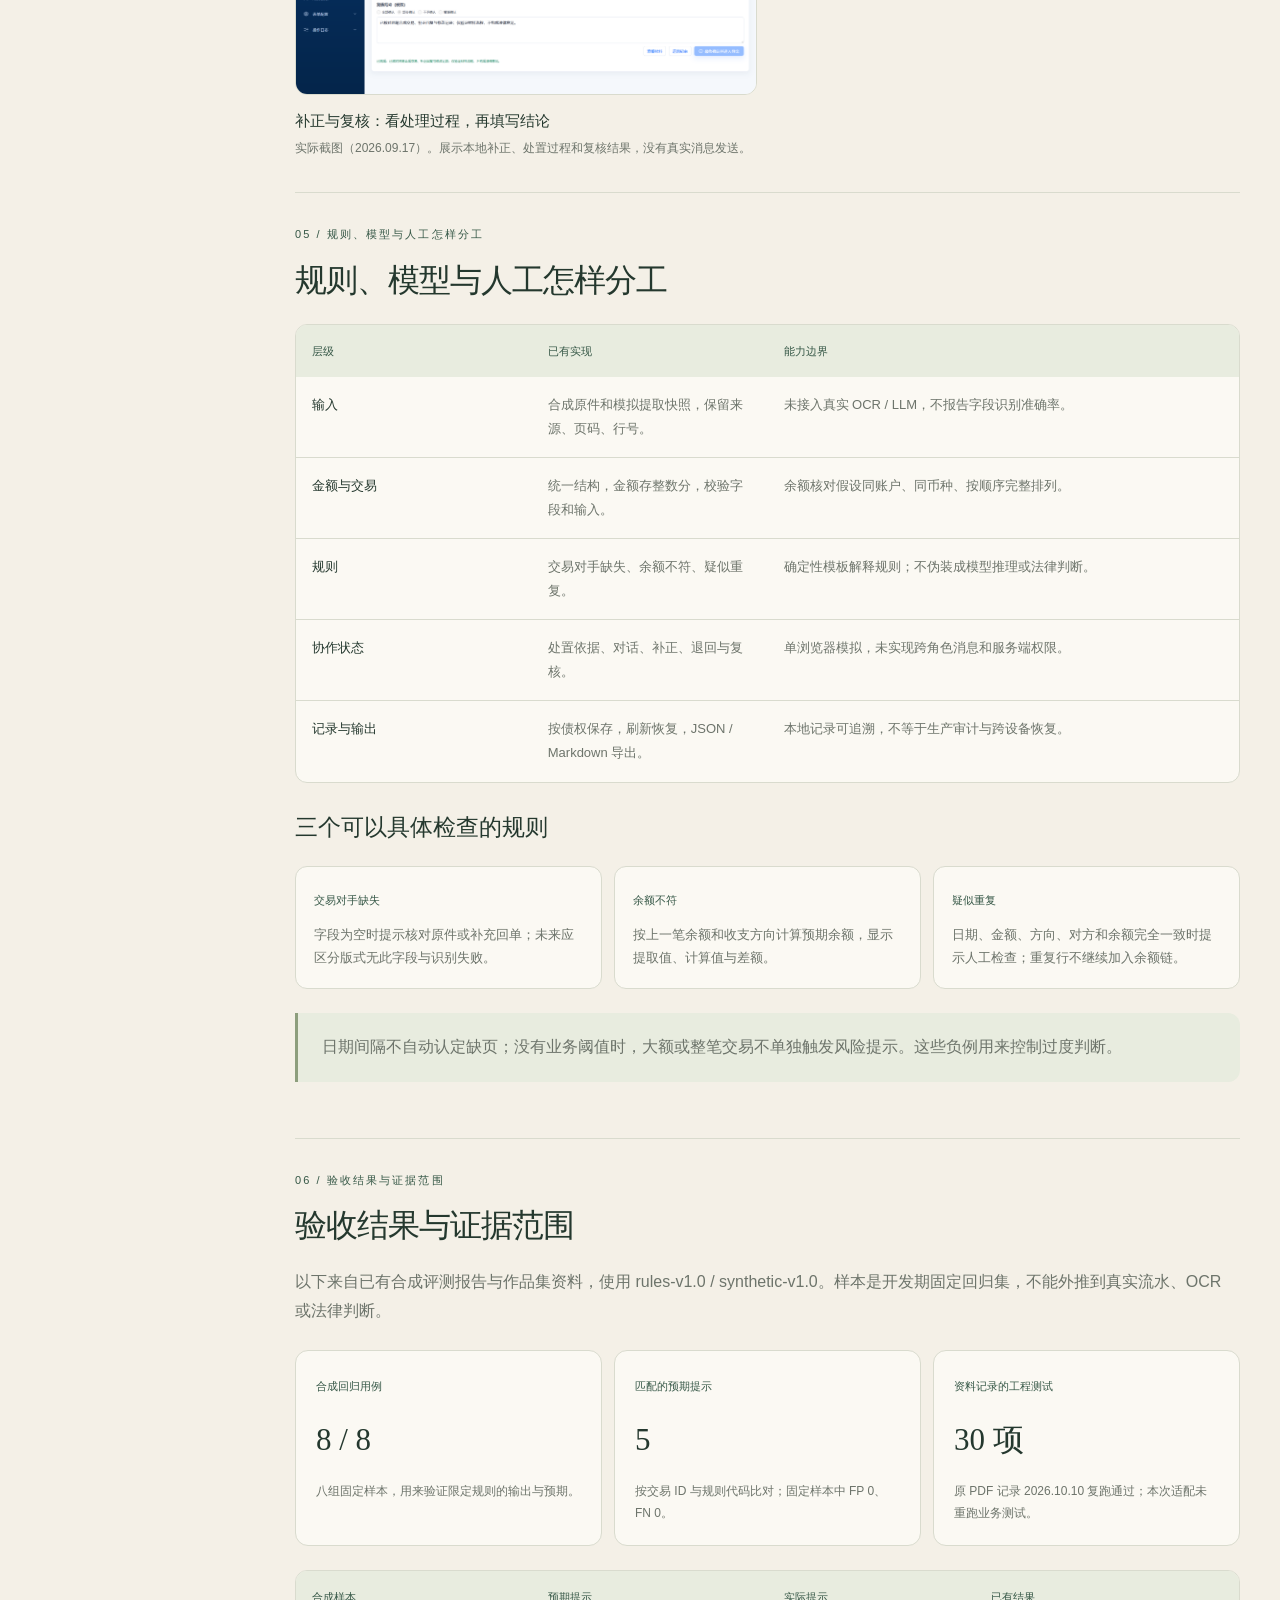
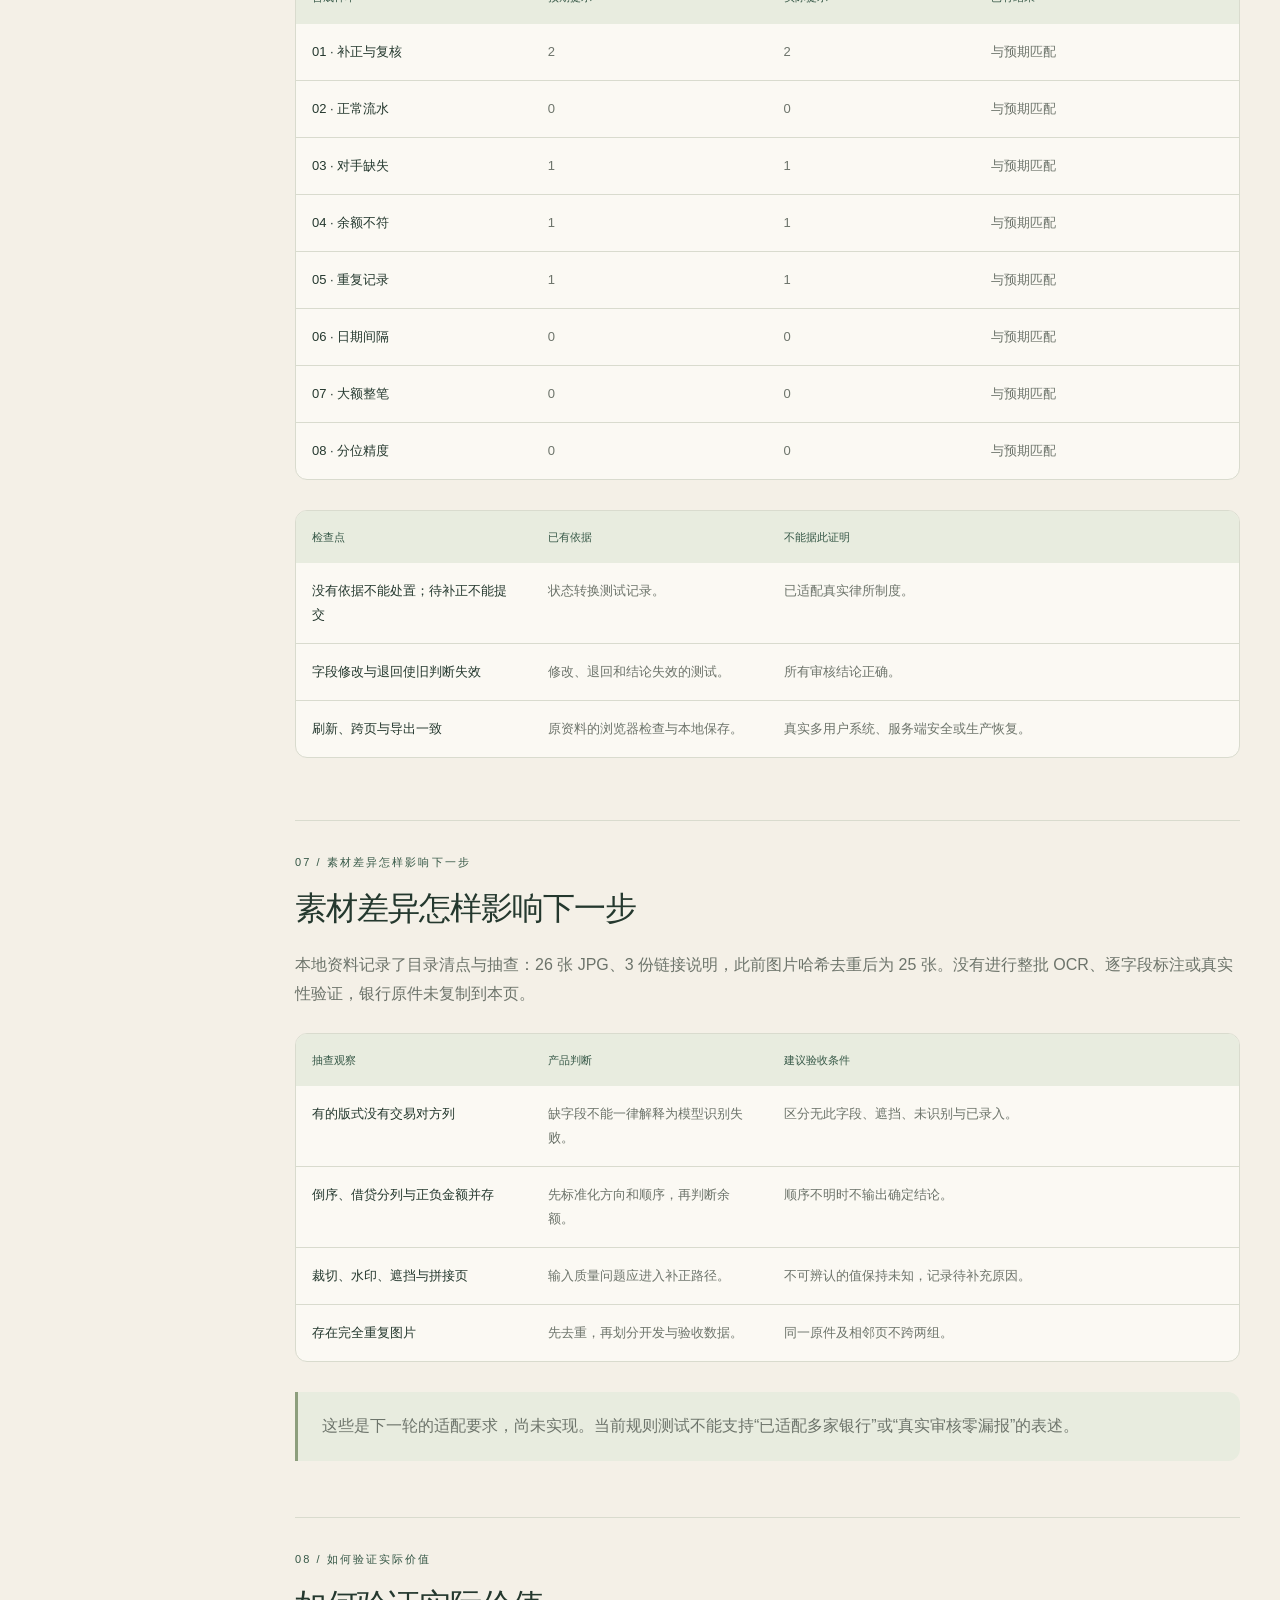
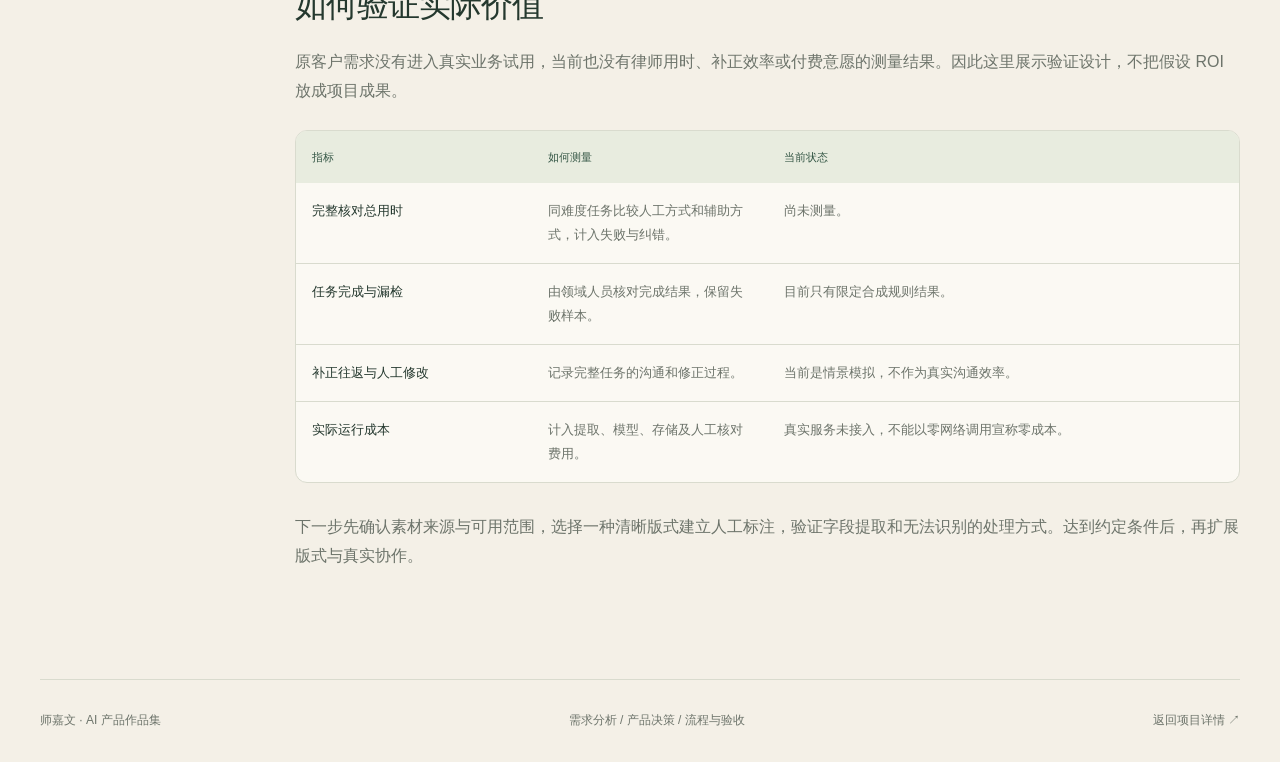
<file: cases/legal.html>
<!doctype html>
<html lang="zh-CN"><head><meta charset="UTF-8"><meta name="viewport" content="width=device-width, initial-scale=1"><title>债权材料审核与协同 · 产品案例 · 师嘉文</title>
<link rel="icon" href="data:image/svg+xml,%3Csvg xmlns='http://www.w3.org/2000/svg' viewBox='0 0 40 40'%3E%3Crect width='40' height='40' rx='10' fill='%23355746'/%3E%3Ctext x='20' y='28' font-size='27' text-anchor='middle' fill='%23fbf9f3'%3ES%3C/text%3E%3C/svg%3E"><link rel="stylesheet" href="../styles.css?v=20261008-02"><link rel="stylesheet" href="../home-layout.css?v=20261010-01"><link rel="stylesheet" href="case-study.css?v=20261010-01"><script defer src="case-study.js?v=20261010-01"></script></head>
<body><a class="skip" href="#main">跳到正文</a><header class="site-header"><a href="../#home" class="brand"><span class="brand-mark">S.</span><span><strong>师嘉文</strong><small>AI NATIVE / AIGC</small></span></a><nav aria-label="案例导航"><a href="../#case-legal">返回债权审核项目</a><a href="../#featured">主案例</a><a href="../#contact">联系我</a></nav></header>
<div class="draft-bar"><span>债权审核 · 完整产品案例</span><a href="../#case-legal">返回项目详情 ↗</a></div>
<main id="main"><section class="detail-hero"><div class="breadcrumb">师嘉文作品集 / 材料核对与人机协作</div><div class="eyebrow">CASE 04 / PRODUCT PRACTICE</div><h1>债权材料审核与协同</h1><p class="detail-subtitle">让每一条提示都能回到原始记录，让补正、修改与复核有明确的操作条件。</p><div class="facts"><div class="fact"><small>项目进展</small><p>原需求取消、未落地 · 当前展示合成样本流程验证</p></div><div class="fact"><small>我的角色</small><p>工作流程与整体产品方案、前端与 UI、与技术伙伴对接；朋友负责客户推进</p></div></div><div class="actions"><a class="button primary" href="#workflow">看流程与状态 ↗</a><a class="button" href="#interfaces">看实际界面 ↗</a><a class="button" href="#validation">看验证与交付 ↗</a></div><div class="preview-cover"><div class="preview-cover-copy"><div class="eyebrow">PRODUCT JUDGEMENT</div><h2>提示不是结论，处理过程需要留下依据。</h2><p>规则负责指出需要核对的记录；人工负责处置与复核。字段变了，旧判断也要重新检查。</p></div><figure><button class="image-button" type="button" data-image="assets/legal/workbench.png" data-caption="原工作台实际截图，合成样本与模拟提取；点击查看原尺寸。" aria-label="放大查看材料审核工作台"><img src="assets/legal/workbench.png" width="1920" height="1080" alt="材料审核工作台" loading="lazy"></button><h4>材料审核工作台</h4><figcaption class="caption">原工作台实际截图，合成样本与模拟提取；点击查看原尺寸。</figcaption></figure></div></section>
<div class="case-grid"><nav class="case-nav" aria-label="案例目录"><a href="#background">01 · 真实需求与当前进展</a><a href="#scope">02 · 把范围收敛为一条核对任务</a><a href="#workflow">03 · 从提示到复核的完整路径</a><a href="#interfaces">04 · 原工作台与复核界面</a><a href="#technical">05 · 规则、模型与人工怎样分工</a><a href="#validation">06 · 验收结果与证据范围</a><a href="#findings">07 · 素材差异怎样影响下一步</a><a href="#value">08 · 如何验证实际价值</a></nav><div><section class="case-section" id="background"><div class="eyebrow">01 / 真实需求与当前进展</div><h2>真实需求与当前进展</h2><p>朋友有客户与渠道，承接了律师流水审核的真实需求：原来使用 Excel 加人工处理，审核耗费人力。朋友负责推进，我负责梳理工作流程、整体产品方案、前端与 UI，并与技术伙伴对接。</p><p>原型交给朋友展示。后端字段映射与完整联调未完成，后续客户取消需求，原项目没有落地。</p><p>这份案例同时整理当前材料核对验证版：沿用原工作台，用合成交易和情景对话展示规则、补正、复核与导出。扩展的协作流程不写成客户已验收范围；当前没有律师持续参与，也没有真实用户测量。</p><div class="case-context"><article><small>原始需求</small><p>降低律师用 Excel 加人工核对流水的工作负担。</p></article><article><small>我的职责</small><p>流程与方案、前端原型、UI、与技术伙伴对接。</p></article><article><small>当前展示</small><p>合成样本下的规则和协作流程验证，未接入 OCR / LLM。</p></article></div></section><section class="case-section" id="scope"><div class="eyebrow">02 / 把范围收敛为一条核对任务</div><h2>把范围收敛为一条核对任务</h2><p>不把“发现风险”当成终点。审核人要找到哪笔交易、原始记录和计算依据，处理后还要说明为什么可以交给复核。</p><div class="case-table-wrap"><table class="case-table"><thead><tr><th scope="col">范围</th><th scope="col">取舍理由</th><th scope="col">当前状态</th></tr></thead><tbody><tr><th scope="row">材料核对、补正与复核</th><td>把提示、证据定位、字段修正、处置和底稿连接起来。</td><td>合成样本下有可演示流程。</td></tr><tr><th scope="row">真实文档提取</th><td>先验证一种清晰版式的输入，再考虑多种银行版式。</td><td>素材已初查，尚未接入。</td></tr><tr><th scope="row">真实账号与跨端协作</th><td>权限、消息和持久化需要真实使用场景与部署验证。</td><td>当前单浏览器角色模拟，未实现生产能力。</td></tr></tbody></table></div><div class="decision-stories"><article class="decision-story"><div class="decision-heading"><span>01</span><h3>核对材料，不自动裁决债权</h3></div><dl><dt>当时的问题</dt><dd>提示与数值核对无法替代真实材料判断或法律结论。</dd><dt>我的选择</dt><dd>规则先指出需要核对的记录，人工负责处置与复核。</dd><dt>判断依据</dt><dd>未发现提示不等于材料真实或债权成立。</dd></dl></article><article class="decision-story"><div class="decision-heading"><span>02</span><h3>先做可明确验收的规则</h3></div><dl><dt>当时的问题</dt><dd>真实 OCR、字段标准化和领域验收还不具备完整条件。</dd><dt>我的选择</dt><dd>先检查缺字段、余额和重复，建立可复现基线。</dd><dt>判断依据</dt><dd>先分清输入问题、计算问题与人的处置，再验证解析模型的增量价值。</dd></dl></article></div></section><section class="case-section" id="workflow"><div class="eyebrow">03 / 从提示到复核的完整路径</div><h2>从提示到复核的完整路径</h2><ol class="preview-flow"><li><small>STEP 01</small><strong>载入提取快照</strong><p>使用合成原件和模拟提取字段；记录来源、页码与原始行。</p></li><li><small>STEP 02</small><strong>确定性核对</strong><p>检查交易对手、余额与疑似重复，提示绑定交易 ID。</p></li><li><small>STEP 03</small><strong>定位与处置</strong><p>对照原始记录，确认问题或排除提示，必须填写依据。</p></li><li><small>STEP 04</small><strong>补正与修改</strong><p>对话绑定当前债权；回复改变状态，修改字段后重新运行规则。</p></li><li><small>STEP 05</small><strong>人工复核</strong><p>已处理提示可以带问题提交；待补正时禁止提交，复核填写结论。</p></li><li><small>STEP 06</small><strong>底稿与导出</strong><p>保存原始值、当前值、修改、对话和操作记录，导出 JSON / Markdown。</p></li></ol><div class="case-table-wrap"><table class="case-table"><thead><tr><th scope="col">情况</th><th scope="col">处理条件</th><th scope="col">保留的信息</th></tr></thead><tbody><tr><th scope="row">没有提示</th><td>可以直接提交复核，复核人填写结论。</td><td>本次输入与规则结果。</td></tr><tr><th scope="row">存在提示</th><td>每项提示都有处置依据；不强制问题全部清零。</td><td>确认问题或排除提示的理由。</td></tr><tr><th scope="row">处于待补正</th><td>禁止提交复核，等待回复后再处理。</td><td>对话和状态变化，当前仍为本地模拟。</td></tr><tr><th scope="row">字段被修改</th><td>重跑规则，原处置失效。</td><td>修改前后数据和操作记录。</td></tr><tr><th scope="row">已进入复核或已完成</th><td>需要先退回初审才能修改，原最终结论失效。</td><td>退回原因与历史过程。</td></tr></tbody></table></div><div class="preview-callout"><p>复核门槛控制操作条件，不保证结论正确。底稿可以反映当前阶段；本地留痕不等于服务端审计、防篡改或生产数据恢复。</p></div></section><section class="case-section" id="interfaces"><div class="eyebrow">04 / 原工作台与复核界面</div><h2>原工作台与复核界面</h2><p>保留原侧栏和三栏布局，将原始记录、交易字段与核对提示放在同一任务中。截图来自实际运行界面，数据为合成样本；对话和角色切换都在同一浏览器中。</p><div class="preview-gallery"><figure><button class="image-button" type="button" data-image="assets/legal/workbench.png" data-caption="实际截图（2026.09.17）。原始记录、交易表与核对提示并列，合成样本、模拟提取。" aria-label="放大查看材料审核：提示回到原始记录"><img src="assets/legal/workbench.png" width="1920" height="1080" alt="材料审核：提示回到原始记录" loading="lazy"></button><h4>材料审核：提示回到原始记录</h4><figcaption class="caption">实际截图（2026.09.17）。原始记录、交易表与核对提示并列，合成样本、模拟提取。</figcaption></figure><figure><button class="image-button" type="button" data-image="assets/legal/completed.png" data-caption="实际截图（2026.09.17）。展示本地补正、处置过程和复核结果，没有真实消息发送。" aria-label="放大查看补正与复核：看处理过程，再填写结论"><img src="assets/legal/completed.png" width="1920" height="1080" alt="补正与复核：看处理过程，再填写结论" loading="lazy"></button><h4>补正与复核：看处理过程，再填写结论</h4><figcaption class="caption">实际截图（2026.09.17）。展示本地补正、处置过程和复核结果，没有真实消息发送。</figcaption></figure></div></section><section class="case-section" id="technical"><div class="eyebrow">05 / 规则、模型与人工怎样分工</div><h2>规则、模型与人工怎样分工</h2><div class="case-table-wrap"><table class="case-table"><thead><tr><th scope="col">层级</th><th scope="col">已有实现</th><th scope="col">能力边界</th></tr></thead><tbody><tr><th scope="row">输入</th><td>合成原件和模拟提取快照，保留来源、页码、行号。</td><td>未接入真实 OCR / LLM，不报告字段识别准确率。</td></tr><tr><th scope="row">金额与交易</th><td>统一结构，金额存整数分，校验字段和输入。</td><td>余额核对假设同账户、同币种、按顺序完整排列。</td></tr><tr><th scope="row">规则</th><td>交易对手缺失、余额不符、疑似重复。</td><td>确定性模板解释规则；不伪装成模型推理或法律判断。</td></tr><tr><th scope="row">协作状态</th><td>处置依据、对话、补正、退回与复核。</td><td>单浏览器模拟，未实现跨角色消息和服务端权限。</td></tr><tr><th scope="row">记录与输出</th><td>按债权保存，刷新恢复，JSON / Markdown 导出。</td><td>本地记录可追溯，不等于生产审计与跨设备恢复。</td></tr></tbody></table></div><h3 class="case-subheading">三个可以具体检查的规则</h3><div class="case-context"><article><small>交易对手缺失</small><p>字段为空时提示核对原件或补充回单；未来应区分版式无此字段与识别失败。</p></article><article><small>余额不符</small><p>按上一笔余额和收支方向计算预期余额，显示提取值、计算值与差额。</p></article><article><small>疑似重复</small><p>日期、金额、方向、对方和余额完全一致时提示人工检查；重复行不继续加入余额链。</p></article></div><div class="preview-callout"><p>日期间隔不自动认定缺页；没有业务阈值时，大额或整笔交易不单独触发风险提示。这些负例用来控制过度判断。</p></div></section><section class="case-section" id="validation"><div class="eyebrow">06 / 验收结果与证据范围</div><h2>验收结果与证据范围</h2><p>以下来自已有合成评测报告与作品集资料，使用 rules-v1.0 / synthetic-v1.0。样本是开发期固定回归集，不能外推到真实流水、OCR 或法律判断。</p><div class="preview-metrics"><article><small>合成回归用例</small><strong>8 / 8</strong><p>八组固定样本，用来验证限定规则的输出与预期。</p></article><article><small>匹配的预期提示</small><strong>5</strong><p>按交易 ID 与规则代码比对；固定样本中 FP 0、FN 0。</p></article><article><small>资料记录的工程测试</small><strong>30 项</strong><p>原 PDF 记录 2026.10.10 复跑通过；本次适配未重跑业务测试。</p></article></div><div class="case-table-wrap"><table class="case-table"><thead><tr><th scope="col">合成样本</th><th scope="col">预期提示</th><th scope="col">实际提示</th><th scope="col">已有结果</th></tr></thead><tbody><tr><th scope="row">01 · 补正与复核</th><td>2</td><td>2</td><td>与预期匹配</td></tr><tr><th scope="row">02 · 正常流水</th><td>0</td><td>0</td><td>与预期匹配</td></tr><tr><th scope="row">03 · 对手缺失</th><td>1</td><td>1</td><td>与预期匹配</td></tr><tr><th scope="row">04 · 余额不符</th><td>1</td><td>1</td><td>与预期匹配</td></tr><tr><th scope="row">05 · 重复记录</th><td>1</td><td>1</td><td>与预期匹配</td></tr><tr><th scope="row">06 · 日期间隔</th><td>0</td><td>0</td><td>与预期匹配</td></tr><tr><th scope="row">07 · 大额整笔</th><td>0</td><td>0</td><td>与预期匹配</td></tr><tr><th scope="row">08 · 分位精度</th><td>0</td><td>0</td><td>与预期匹配</td></tr></tbody></table></div><div class="case-table-wrap"><table class="case-table"><thead><tr><th scope="col">检查点</th><th scope="col">已有依据</th><th scope="col">不能据此证明</th></tr></thead><tbody><tr><th scope="row">没有依据不能处置；待补正不能提交</th><td>状态转换测试记录。</td><td>已适配真实律所制度。</td></tr><tr><th scope="row">字段修改与退回使旧判断失效</th><td>修改、退回和结论失效的测试。</td><td>所有审核结论正确。</td></tr><tr><th scope="row">刷新、跨页与导出一致</th><td>原资料的浏览器检查与本地保存。</td><td>真实多用户系统、服务端安全或生产恢复。</td></tr></tbody></table></div></section><section class="case-section" id="findings"><div class="eyebrow">07 / 素材差异怎样影响下一步</div><h2>素材差异怎样影响下一步</h2><p>本地资料记录了目录清点与抽查：26 张 JPG、3 份链接说明，此前图片哈希去重后为 25 张。没有进行整批 OCR、逐字段标注或真实性验证，银行原件未复制到本页。</p><div class="case-table-wrap"><table class="case-table"><thead><tr><th scope="col">抽查观察</th><th scope="col">产品判断</th><th scope="col">建议验收条件</th></tr></thead><tbody><tr><th scope="row">有的版式没有交易对方列</th><td>缺字段不能一律解释为模型识别失败。</td><td>区分无此字段、遮挡、未识别与已录入。</td></tr><tr><th scope="row">倒序、借贷分列与正负金额并存</th><td>先标准化方向和顺序，再判断余额。</td><td>顺序不明时不输出确定结论。</td></tr><tr><th scope="row">裁切、水印、遮挡与拼接页</th><td>输入质量问题应进入补正路径。</td><td>不可辨认的值保持未知，记录待补充原因。</td></tr><tr><th scope="row">存在完全重复图片</th><td>先去重，再划分开发与验收数据。</td><td>同一原件及相邻页不跨两组。</td></tr></tbody></table></div><div class="preview-callout"><p>这些是下一轮的适配要求，尚未实现。当前规则测试不能支持“已适配多家银行”或“真实审核零漏报”的表述。</p></div></section><section class="case-section" id="value"><div class="eyebrow">08 / 如何验证实际价值</div><h2>如何验证实际价值</h2><p>原客户需求没有进入真实业务试用，当前也没有律师用时、补正效率或付费意愿的测量结果。因此这里展示验证设计，不把假设 ROI 放成项目成果。</p><div class="case-table-wrap"><table class="case-table"><thead><tr><th scope="col">指标</th><th scope="col">如何测量</th><th scope="col">当前状态</th></tr></thead><tbody><tr><th scope="row">完整核对总用时</th><td>同难度任务比较人工方式和辅助方式，计入失败与纠错。</td><td>尚未测量。</td></tr><tr><th scope="row">任务完成与漏检</th><td>由领域人员核对完成结果，保留失败样本。</td><td>目前只有限定合成规则结果。</td></tr><tr><th scope="row">补正往返与人工修改</th><td>记录完整任务的沟通和修正过程。</td><td>当前是情景模拟，不作为真实沟通效率。</td></tr><tr><th scope="row">实际运行成本</th><td>计入提取、模型、存储及人工核对费用。</td><td>真实服务未接入，不能以零网络调用宣称零成本。</td></tr></tbody></table></div><p>下一步先确认素材来源与可用范围，选择一种清晰版式建立人工标注，验证字段提取和无法识别的处理方式。达到约定条件后，再扩展版式与真实协作。</p></section></div></div></main>
<footer class="site-footer"><a href="../#home">师嘉文 · AI 产品作品集</a><span>需求分析 / 产品决策 / 流程与验收</span><a href="../#case-legal">返回项目详情 ↗</a></footer>
<dialog id="image-dialog" aria-label="放大查看图片"><button class="dialog-close" type="button" aria-label="关闭图片">关闭</button><img alt=""><p></p></dialog></body></html>
</file>
<file: styles.css>
:root{--paper:#f4f0e7;--surface:#fbf9f3;--ink:#24382e;--green:#355746;--muted:#6d746b;--line:#d9dbce;--soft:#e8ecdf;--sand:#ded7c8;--amber:#775b2f;--serif:Georgia,'Times New Roman','Songti SC','STSong','SimSun',serif;--sans:Arial,'Microsoft YaHei','PingFang SC',sans-serif}*{box-sizing:border-box}html{scroll-behavior:smooth}body{margin:0;background:var(--paper);color:var(--ink);font-family:var(--sans);font-size:16px;line-height:1.8}a{color:inherit;text-decoration:none}button{font:inherit;cursor:pointer}a:focus-visible,button:focus-visible,summary:focus-visible{outline:3px solid #a57942;outline-offset:5px}img{display:block;width:100%}p{margin:0 0 1em}h1,h2,h3{margin:0;font-weight:500;line-height:1.25}h1,h2{font-family:var(--serif)}h1{font-size:clamp(38px,5.1vw,76px);letter-spacing:-.035em}h2{font-size:clamp(30px,3.5vw,46px);letter-spacing:-.03em}h3{font-size:22px}small{font-size:13px}.skip{position:absolute;top:-80px;left:20px;background:var(--green);color:white;padding:10px;z-index:20}.skip:focus{top:8px}.site-header{margin:20px auto 0;max-width:1360px;width:calc(100% - 48px);padding:18px 28px;border:1px solid var(--line);border-radius:24px;background:var(--surface);display:flex;justify-content:space-between;align-items:center;gap:24px}.brand{display:flex;align-items:center;gap:16px}.brand-mark{font-family:var(--serif);font-size:48px;font-style:italic;line-height:1;color:var(--green)}.brand strong{font-size:19px;font-weight:500}.brand small{display:block;letter-spacing:.12em;color:var(--muted);font-size:11px}.site-header nav{display:flex;align-items:center;gap:25px;font-size:14px}.site-header nav a:hover{color:var(--green);text-decoration:underline;text-underline-offset:6px}.nav-resume{background:var(--green);color:var(--surface)!important;border-radius:30px;padding:9px 23px}.draft-bar{max-width:1240px;width:calc(100% - 80px);margin:15px auto 0;display:flex;justify-content:space-between;gap:10px;color:var(--muted);font-size:12px}.draft-bar a{border-bottom:1px solid var(--line)}main{max-width:1240px;width:calc(100% - 80px);margin:auto}.hero{padding:83px 0 85px;display:grid;grid-template-columns:1.4fr 1fr;gap:100px}.eyebrow{font-size:12px;letter-spacing:.19em;color:var(--green);margin-bottom:24px;text-transform:uppercase}.hero h1 em{font-style:normal;position:relative}.hero h1 em:after{content:'';position:absolute;bottom:-8px;left:0;width:100%;height:2px;background:var(--green);transform:rotate(-1.4deg)}.hero-intro{max-width:570px;margin:32px 0 26px;color:var(--muted);font-size:16px}.hero-meta{font-size:14px;color:var(--muted);margin-top:20px}.actions{display:flex;flex-wrap:wrap;gap:12px}.button{display:inline-flex;align-items:center;justify-content:center;padding:11px 24px;min-height:46px;border-radius:30px;border:1px solid var(--line);background:transparent;color:var(--ink);font-size:14px}.button.primary{background:var(--green);color:var(--surface);border-color:var(--green)}.button:hover{background:var(--soft)}.button.primary:hover{background:#284736}.capabilities{padding-top:54px}.small-heading{display:flex;justify-content:space-between;border-bottom:1px solid var(--line);padding:0 0 13px;font-size:12px;letter-spacing:.12em}.capability{padding:23px 0;border-bottom:1px solid var(--line);display:grid;grid-template-columns:35px 1fr;gap:14px}.capability .num{font-family:var(--serif);color:var(--muted);font-size:16px}.capability h3{font-family:var(--serif);font-size:25px}.capability p{color:var(--muted);font-size:14px;line-height:1.8;margin:10px 0 0}.section{padding:65px 0;border-top:1px solid var(--line);scroll-margin-top:24px}.section-heading{display:flex;justify-content:space-between;align-items:end;gap:25px;margin-bottom:35px}.section-heading .eyebrow{margin-bottom:12px}.section-heading p{color:var(--muted);max-width:410px;font-size:14px;margin:0}.project-list{display:grid;gap:24px}.project-card{display:grid;grid-template-columns:1fr 1.05fr;border:1px solid var(--line);border-radius:20px;overflow:hidden;background:var(--surface);transition:box-shadow .2s}.project-card:hover{box-shadow:0 10px 32px #2f4b3e0b}.project-text{padding:32px 35px}.project-top{display:flex;flex-wrap:wrap;gap:12px;align-items:center;margin-bottom:20px;font-size:12px;color:var(--muted);letter-spacing:.1em}.project-stage{display:inline-block;letter-spacing:0;font-size:12px;border-radius:20px;background:var(--soft);color:var(--green);padding:4px 11px}.project-card h3{font-size:29px;font-family:var(--serif);margin-bottom:13px}.project-card .statement{font-size:16px}.project-card .role{color:var(--muted);font-size:13px;margin:20px 0 10px}.text-link{display:inline-block;font-size:14px;border-bottom:1px solid var(--green);padding-bottom:3px}.project-visual{display:flex;align-items:center;padding:38px;background:#e6eadf;border-left:1px solid var(--line);position:relative}.project-visual img{border-radius:9px;box-shadow:0 14px 40px #20382e1a;border:1px solid #d4dace}.project-visual .visual-label{position:absolute;bottom:9px;left:20px;font-size:11px;color:var(--muted)}.support-grid{display:grid;grid-template-columns:1fr 1fr;gap:24px;margin-top:24px}.support-card{border-top:1px solid var(--line);padding:26px 5px}.support-card h3{font-family:var(--serif);font-size:26px;margin:12px 0}.support-card p{color:var(--muted);font-size:14px}.practice-layout{display:grid;grid-template-columns:1fr 1.1fr;gap:65px}.practice-copy{color:var(--muted);margin-top:24px}.practice-tags{display:flex;flex-wrap:wrap;gap:8px;margin-top:25px}.practice-tags span{font-size:12px;padding:5px 11px;border:1px solid var(--line);border-radius:20px}.production-list{border-top:1px solid var(--line)}.production-row{display:flex;justify-content:space-between;gap:20px;padding:17px 0;border-bottom:1px solid var(--line);font-size:15px}.production-row span:last-child{font-size:12px;color:var(--muted);white-space:nowrap}.pending{border:1px dashed #b8c5ad;background:#edf0e5;padding:20px 24px;margin-top:24px;border-radius:12px;color:#50624b;font-size:14px}.pending .eyebrow{margin-bottom:7px;font-size:11px}.method-grid{display:grid;grid-template-columns:repeat(4,1fr);gap:28px;margin-top:36px}.method-item{border-top:1px solid var(--line);padding-top:20px}.method-item span{font-family:var(--serif);color:var(--muted)}.method-item h3{font-size:18px;margin:15px 0 12px}.method-item p{font-size:14px;color:var(--muted)}.about-grid{display:grid;grid-template-columns:1.2fr 1fr;gap:70px}.timeline-item{display:grid;grid-template-columns:135px 1fr;gap:20px;padding:24px 0;border-bottom:1px solid var(--line)}.timeline-item time{font-size:12px;color:var(--muted);padding-top:5px}.timeline-item h3{font-size:20px}.timeline-item p{color:var(--muted);font-size:14px;margin:10px 0 0}.community{background:var(--green);color:var(--surface);border-radius:18px;padding:35px}.community .eyebrow{color:#d4dfcc}.community h3{font-family:var(--serif);font-size:30px}.community .community-number{font-family:var(--serif);font-size:66px;line-height:1.4;margin-top:20px}.community p{font-size:14px;color:#e0e5d8}.community .text-link{border-color:#d4dfcc}.contact-layout{display:flex;justify-content:space-between;align-items:center;gap:40px}.contact-layout p{color:var(--muted);margin-top:20px}.site-footer{max-width:1240px;width:calc(100% - 80px);margin:0 auto;padding:30px 0;border-top:1px solid var(--line);display:flex;justify-content:space-between;gap:20px;font-size:12px;color:var(--muted)}.detail-hero{padding:65px 0 40px}.breadcrumb{font-size:13px;color:var(--muted);margin-bottom:35px}.detail-hero h1{font-size:clamp(36px,5vw,64px);max-width:950px}.detail-subtitle{font-family:var(--serif);font-size:clamp(23px,2.6vw,34px);margin:18px 0 30px;max-width:900px}.facts{display:grid;grid-template-columns:1fr 1.6fr;gap:20px;border-top:1px solid var(--line);padding-top:22px;max-width:950px}.fact small{display:block;color:var(--muted);margin-bottom:7px}.fact p{font-size:14px}.case-grid{display:grid;grid-template-columns:200px 1fr;gap:55px;padding:30px 0 60px}.case-nav{align-self:start;position:sticky;top:28px}.case-nav a{display:block;font-size:13px;color:var(--muted);padding:9px 0}.case-nav a:hover{color:var(--green)}.case-section{padding:32px 0;border-top:1px solid var(--line);scroll-margin-top:20px}.case-section h2{font-size:32px;margin-bottom:23px}.case-section p{color:var(--muted)}.case-section .eyebrow{font-size:11px;margin-bottom:15px}.decision{display:grid;grid-template-columns:40px 1fr;gap:18px;padding:20px 0;border-bottom:1px solid var(--line)}.decision:last-child{border:0}.decision span{font-family:var(--serif);color:var(--muted)}.decision p{margin:0;color:var(--ink);font-size:15px}.flow{display:flex;flex-wrap:wrap;gap:10px;margin:25px 0}.flow-step{flex:1 1 130px;padding:18px 15px;background:var(--soft);border-radius:10px;font-size:14px}.flow-step small{display:block;color:var(--muted);margin-bottom:8px}.image-button{padding:0;border:1px solid var(--line);border-radius:12px;overflow:hidden;width:100%;background:var(--surface)}.caption{font-size:12px!important;margin-top:12px;color:var(--muted)}.gap-list{list-style:none;padding:0;margin:0}.gap-list li{padding:14px 0;border-bottom:1px solid var(--line);font-size:14px;display:flex;gap:12px}.gap-list li:before{content:'＋';color:var(--green)}.page-heading{padding:65px 0 40px}.page-heading p{color:var(--muted);margin-top:22px;max-width:800px}.resume-layout{display:grid;grid-template-columns:1.8fr 1fr;gap:65px;padding-bottom:60px}.resume-section{padding:28px 0;border-top:1px solid var(--line)}.resume-section h2{font-size:29px;margin-bottom:22px}.resume-section h3{font-size:20px}.resume-section p{color:var(--muted);font-size:15px}.resume-aside{align-self:start;background:var(--surface);border:1px solid var(--line);border-radius:15px;padding:26px}.skill-group{margin:18px 0}.skill-group strong{font-weight:500;display:block}.skill-group p{font-size:13px;color:var(--muted);margin-top:7px}.materials-group{display:grid;grid-template-columns:260px 1fr;gap:45px;padding:30px 0;border-top:1px solid var(--line)}.materials-group h2{font-family:var(--serif);font-size:26px}.materials-group p{font-size:13px;color:var(--muted);margin-top:15px}dialog{border:1px solid var(--line);border-radius:15px;background:var(--surface);color:var(--ink);width:min(1200px,94vw);padding:22px;max-height:90vh;overflow:auto}dialog::backdrop{background:#15261bc0}.dialog-close{float:right;border:1px solid var(--line);border-radius:20px;background:transparent;padding:6px 16px;margin-bottom:15px}dialog img{clear:both}dialog p{font-size:13px;margin-top:15px}.empty-figure{padding:50px;background:var(--soft);font-family:var(--serif);font-size:24px;border-radius:12px;text-align:center}.no-print{display:block}
main:focus{outline:none}.support-card:only-child{grid-column:1 / -1}
.project-evidence{font-size:13px;color:var(--green);margin:14px 0 18px;line-height:1.7}.interview-entry{display:flex;justify-content:space-between;align-items:center;gap:22px;padding:22px 26px;margin-bottom:24px;background:var(--soft);border:1px solid var(--line);border-radius:16px}.interview-entry strong{font-family:var(--serif);font-size:23px;font-weight:500}.interview-entry p{color:var(--muted);font-size:13px;margin:6px 0 0}.interview-entry .button{flex-shrink:0}.demo-guide{background:var(--surface);border:1px solid var(--line);border-radius:14px;padding:25px 28px;margin-top:26px}.demo-guide h3{font-family:var(--serif);font-size:25px;margin-bottom:12px}.demo-guide ol{padding-left:24px;font-size:14px;line-height:2}.demo-guide .demo-scope{border-top:1px solid var(--line);padding-top:14px;margin:18px 0 0;font-size:12px;color:var(--green)}.video-showcase{margin:0 auto 38px;max-width:1000px;scroll-margin-top:24px}.video-showcase h2{font-size:34px}.video-showcase>p{margin:15px 0 24px;color:var(--muted);font-size:14px}.video-showcase video{display:block;width:100%;height:auto;aspect-ratio:1280/752;background:#040d1b;border:1px solid var(--line);border-radius:13px}.video-showcase figcaption{font-size:12px;color:var(--muted);margin-top:14px}.video-chapters{display:flex;flex-wrap:wrap;gap:10px 25px;margin-top:15px;font-size:12px;color:var(--green)}.validation-plan{margin-top:23px;padding:23px 26px;background:var(--soft);border-radius:12px}.validation-plan h3{font-size:20px}.validation-plan ul{padding-left:20px;margin:12px 0 0;font-size:14px}.validation-plan li{margin:10px 0}
@media(max-width:720px){.interview-entry{align-items:start;flex-direction:column;padding:20px}.demo-guide{padding:20px}.video-showcase h2{font-size:28px}.video-showcase{margin-bottom:25px}.validation-plan{padding:20px}}
@media(max-width:1050px){.hero{gap:45px;padding-top:60px;grid-template-columns:minmax(0,1.25fr) minmax(0,1fr)}.site-header nav{gap:15px}.project-text{padding:28px}.project-visual{padding:25px}.about-grid{gap:35px}.timeline-item{grid-template-columns:110px 1fr}.case-grid{grid-template-columns:160px 1fr;gap:30px}.method-grid{grid-template-columns:1fr 1fr}.resume-layout{gap:30px}}
@media(max-width:900px){.hero{grid-template-columns:1fr;gap:36px}.capabilities{padding-top:0}.hero h1{font-size:clamp(38px,6.3vw,57px)}}
@media(max-width:720px){main,.draft-bar,.site-footer{width:calc(100% - 36px)}.site-header{width:calc(100% - 24px);padding:16px 18px;border-radius:18px;align-items:start;flex-direction:column;gap:15px}.brand-mark{font-size:38px}.site-header nav{width:100%;justify-content:space-between;gap:8px;flex-wrap:wrap;font-size:12px}.nav-resume{padding:5px 12px}.hero{grid-template-columns:1fr;gap:36px;padding:48px 0}.hero h1{font-size:46px}.hero-intro{margin-top:27px}.capabilities{padding-top:0}.section{padding:42px 0}.section-heading{display:block}.section-heading p{margin-top:20px}.project-card{grid-template-columns:1fr}.project-text{padding:25px}.project-visual{padding:24px 25px 32px;border-left:0;border-top:1px solid var(--line)}.project-card h3{font-size:27px}.support-grid,.practice-layout,.about-grid,.resume-layout{grid-template-columns:1fr;gap:28px}.method-grid{gap:20px}.contact-layout{display:block}.contact-layout .actions{margin-top:25px}.site-footer{flex-wrap:wrap}.timeline-item{grid-template-columns:90px 1fr;gap:15px}.detail-hero{padding-top:38px}.detail-hero h1{font-size:39px}.facts{grid-template-columns:1fr}.case-grid{grid-template-columns:1fr;gap:18px;padding-top:0}.case-nav{position:static;display:flex;flex-wrap:wrap;gap:6px 20px;padding-bottom:20px}.case-nav a{padding:3px 0}.case-section h2{font-size:29px}.materials-group{grid-template-columns:1fr;gap:10px}.production-row{font-size:14px}.page-heading{padding-top:40px}.resume-aside{padding:22px}}
@media(prefers-reduced-motion:reduce){html{scroll-behavior:auto}.project-card{transition:none}}
@media print{body{background:white;color:#222;font-size:11pt}.site-header,.draft-bar,.site-footer,.no-print,.resume-aside .button{display:none}main{width:100%;max-width:none}.page-heading{padding:15px 0}.page-heading h1{font-size:30pt}.resume-layout{display:block}.resume-section{padding:14px 0;break-inside:avoid}.resume-aside{border:none;padding:0}.resume-section h2{font-size:18pt}.timeline-item{padding:12px 0}.pending{background:transparent}.project-stage{background:transparent;border:1px solid #bbb}}

.aigc-intro{max-width:440px}.aigc-intro>p{max-width:none}.aigc-gallery{display:grid;grid-template-columns:repeat(3,minmax(0,1fr));gap:24px}.aigc-card{min-width:0;display:flex;flex-direction:column;background:var(--surface);border:1px solid var(--line);border-radius:16px;overflow:hidden}.aigc-image{display:block;position:relative;width:100%;border:0;padding:0;background:#14251e;aspect-ratio:16/9;overflow:hidden}.aigc-image img{height:100%;width:100%;object-fit:contain}.aigc-image span{position:absolute;right:12px;bottom:12px;border:1px solid #ffffff35;background:#14251ed9;color:#fff;border-radius:20px;padding:3px 10px;font-size:11px}.aigc-body{padding:22px;display:flex;flex-direction:column;flex:1}.aigc-body .eyebrow{font-size:10px;letter-spacing:.07em;margin-bottom:12px}.aigc-body h3{font-family:var(--serif);font-size:23px;line-height:1.4}.aigc-contribution{font-size:13px;line-height:1.8;color:var(--muted);margin:17px 0 20px}.aigc-contribution strong{display:block;font-size:11px;font-weight:500;color:var(--green);margin-bottom:4px}.aigc-body>.text-link{align-self:start;margin-top:auto;font-size:12px}.aigc-notes{display:grid;grid-template-columns:1fr 1fr;gap:35px;margin-top:35px}.aigc-notes h3{font-family:var(--serif);font-size:25px;margin-bottom:18px}.workflow-note{border:1px solid var(--line);background:var(--soft);border-radius:14px;padding:25px}.workflow-note>p{font-size:14px;color:var(--muted)}.workflow-note>p:last-child{margin-bottom:0}
@media(max-width:1050px){.aigc-gallery{grid-template-columns:repeat(2,minmax(0,1fr));gap:20px}}
@media(max-width:720px){.aigc-notes{grid-template-columns:1fr;gap:24px}.aigc-intro{margin-top:22px}}
@media(max-width:560px){.aigc-gallery{grid-template-columns:1fr}.aigc-body{padding:22px}.aigc-body h3{font-size:24px}}

.aigc-dialog img{width:auto;max-width:100%;max-height:63vh;object-fit:contain;margin:0 auto}
</file>
<file: home-layout.css>
/* Home presentation: core cases, product design layers and supporting work. */
.site-header{position:sticky;top:12px;z-index:10;box-shadow:0 10px 32px #24382e0a;background:#fbf9f3f5}
.site-header nav{gap:19px}
.hero{position:relative;gap:72px;background:radial-gradient(ellipse at 89% 35%,#dfe6d96b,transparent 48%)}
.hero-proof{display:flex;gap:32px;border-top:1px solid var(--line);padding-top:22px;margin-top:28px;max-width:490px}
.hero-proof>div{display:flex;align-items:center;gap:10px}
.hero-proof strong{font-family:var(--serif);font-weight:400;font-size:31px}
.hero-proof span{font-size:11px;color:var(--muted);line-height:1.6;max-width:62px}
.featured-section,.project-library,.workflow-note{scroll-margin-top:118px}
.featured-section .section-heading h2{font-size:clamp(33px,4vw,50px)}
.featured-grid{display:grid;grid-template-columns:repeat(2,minmax(0,1fr));gap:25px}
.featured-card{min-width:0;border:1px solid var(--line);border-radius:25px;background:var(--surface);overflow:hidden;box-shadow:0 12px 28px #24382e07;transition:transform .2s,box-shadow .2s}
.featured-card:hover{transform:translateY(-3px);box-shadow:0 18px 38px #24382e12}
.feature-diagram{display:block;margin:14px;padding:22px;border:1px solid #d8ddcf;border-radius:14px;background:linear-gradient(145deg,#fffdf8,#eef1e6);color:var(--ink)}
.featured-card:nth-child(2) .feature-diagram{background:linear-gradient(145deg,#fffdf8,#e8eeea)}
.diagram-title{display:flex;justify-content:space-between;gap:10px;font-size:10px;letter-spacing:.06em;color:var(--green);margin-bottom:19px}
.diagram-title>span:last-child{font-size:17px;line-height:1}
.feature-body{padding:24px 30px 28px}
.feature-body .project-top{font-size:10px;letter-spacing:.03em;gap:8px;margin-bottom:18px}
.feature-body h3{font-family:var(--serif);font-size:clamp(25px,2.5vw,33px);line-height:1.35;margin-bottom:15px}
.feature-statement{font-size:17px;line-height:1.7;margin-bottom:17px}
.feature-summary{font-size:13px;color:var(--muted);line-height:1.9}
.feature-role{border-top:1px solid var(--line);padding-top:15px;margin-top:23px}
.feature-role small{font-size:11px;color:var(--muted)}
.feature-role p{font-size:13px;margin:6px 0 0}
.feature-evidence{font-size:11px;color:var(--green);margin:17px 0 23px}
.feature-body .button{font-size:12px;padding:10px 18px}
.feature-foot{display:flex;justify-content:space-between;gap:14px;margin-top:18px;font-size:11px;color:var(--muted)}
.feature-foot a:hover{text-decoration:underline;text-underline-offset:4px}
.system-panel{padding:55px;border-radius:32px;margin:22px 0 30px;background:linear-gradient(130deg,#2c493a,#355345);color:#f5f4ea;scroll-margin-top:118px;box-shadow:14px 16px 0 #dce2d5}
.system-heading{display:grid;grid-template-columns:1.25fr 1fr;gap:45px;align-items:end;margin-bottom:38px}
.system-panel .eyebrow{color:#c2d2bf;font-size:10px}
.system-panel h2{font-size:clamp(33px,4vw,54px);line-height:1.3}
.system-heading>p{color:#d0dbcd;font-size:14px;line-height:1.9;margin:0 0 8px}
.system-layers{display:grid;gap:13px}
.system-layer{display:grid;grid-template-columns:minmax(220px,.85fr) 1.65fr;gap:24px;border:1px solid #c2d2bf26;border-radius:15px;padding:21px;background:#ffffff03}
.layer-intro{border-right:1px solid #c2d2bf26;padding-right:20px}
.layer-intro>div{display:flex;gap:12px;align-items:center}
.layer-number{display:inline-flex;align-items:center;justify-content:center;width:29px;height:29px;border-radius:50%;background:#d7e4d2;color:#294235;font-size:10px;flex-shrink:0}
.layer-intro h3{font-size:17px;font-weight:500}
.layer-intro p{font-size:11px;color:#c4d2bf;line-height:1.7;margin:9px 0 0 41px}
.layer-links{display:grid;grid-template-columns:repeat(2,minmax(0,1fr));gap:10px;align-items:stretch}
.layer-links>a{display:flex;gap:10px;align-items:center;justify-content:space-between;border:1px solid #c2d2bf30;border-radius:10px;padding:15px;transition:background .2s}
.layer-links>a:hover{background:#ffffff0d}
.layer-links strong{font-size:12px;font-weight:500}
.layer-links span{font-size:9px;color:#c4d2bf;white-space:nowrap}
.system-scope{font-size:11px;color:#c4d2bf;border-top:1px solid #c2d2bf26;padding-top:20px;margin:27px 0 0}
.reliability-panel{display:grid;grid-template-columns:1fr 1fr;gap:45px;align-items:center;margin:54px 0 35px;padding:50px;border:1px solid var(--line);border-radius:32px;background:linear-gradient(145deg,#fcfaf6,#f3f0e9);scroll-margin-top:118px}
.method-copy h2{font-size:clamp(33px,3.6vw,48px);line-height:1.35}
.method-conclusion{white-space:nowrap}
.method-copy h2 em{font-style:normal;color:var(--green);display:inline}
.method-copy>p{font-size:14px;color:var(--muted);line-height:1.9;margin-top:25px}
.principle-grid{display:grid;grid-template-columns:1fr 1fr;margin-top:25px;border-top:1px solid var(--line);border-left:1px solid var(--line)}
.principle-grid>article{padding:21px;border-right:1px solid var(--line);border-bottom:1px solid var(--line)}
.principle-grid small{font-size:10px;color:#819377}
.principle-grid h3{font-family:var(--serif);font-size:19px;margin:12px 0}
.principle-grid p{font-size:11px;color:var(--muted);line-height:1.8;margin-bottom:0}
.loop-figure{min-width:0}
.control-loop{width:100%;max-width:440px;aspect-ratio:1;margin:0 auto;position:relative}
.loop-ring{position:absolute;inset:17%;border:1px solid #b8c8b3;border-radius:50%;transform:rotate(20deg)}
.loop-ring:before,.loop-ring:after{content:'↻';position:absolute;color:var(--green);font-size:22px;line-height:1;background:#f7f4ed;border-radius:50%}
.loop-ring:before{left:2%;top:19%;transform:rotate(-20deg)}
.loop-ring:after{right:2%;bottom:19%;transform:rotate(160deg)}
.loop-center{position:absolute;left:50%;top:50%;transform:translate(-50%,-50%);width:39%;aspect-ratio:1;display:flex;flex-direction:column;align-items:center;justify-content:center;text-align:center;border-radius:50%;background:var(--green);color:var(--surface);box-shadow:9px 11px 0 #dde5d8}
.loop-center small{font-size:8px;letter-spacing:.12em;color:#d3dfcb}
.loop-center strong{font-family:var(--serif);font-weight:400;font-size:27px;line-height:1.4;margin:11px 0}
.loop-center span{font-size:9px;color:#d3dfcb}
.loop-node{position:absolute;transform:translate(-50%,-50%);width:29%;padding:13px 15px;border:1px solid var(--line);border-radius:14px;background:#fffdf7;box-shadow:0 10px 20px #24382e0c}
.loop-node small{display:block;font-size:9px;color:#9aac90;margin-bottom:7px}
.loop-node strong{display:block;font-size:13px;font-weight:500;line-height:1.4}
.loop-node span{display:block;font-size:9px;color:var(--muted);margin-top:4px}
.loop-node-1{left:50%;top:7%}.loop-node-2{left:84%;top:28%}.loop-node-3{left:84%;top:72%}.loop-node-4{left:50%;top:93%}.loop-node-5{left:16%;top:72%}.loop-node-6{left:16%;top:28%}
.loop-human{background:#f0e9d9;border-color:#c8b88d}
.loop-caption{text-align:center;font-size:11px;color:var(--muted);line-height:1.9;margin:27px 0 0}
.project-library{border-top:0;padding-top:50px}
.library-toolbar{scroll-margin-top:125px;margin-bottom:24px}
.library-filters{display:flex;flex-wrap:wrap;gap:10px}
.library-filters button{border:1px solid var(--line);border-radius:30px;padding:10px 19px;background:transparent;font-size:13px;color:var(--ink)}
.library-filters button span{font-size:10px;margin-left:5px;color:var(--muted)}
.library-filters button[aria-pressed=true]{background:var(--green);color:var(--surface);border-color:var(--green)}
.library-filters button[aria-pressed=true] span{color:#d1dec9}
.library-count{font-size:12px;color:var(--muted);margin:16px 0 0}
.library-grid{display:grid;grid-template-columns:repeat(2,minmax(0,1fr));gap:22px}
.library-card{min-width:0;border:1px solid var(--line);border-radius:20px;overflow:hidden;background:var(--surface);box-shadow:0 8px 22px #24382e04;transition:box-shadow .2s,transform .2s}
.library-card:hover{transform:translateY(-2px);box-shadow:0 12px 27px #24382e0c}
.library-product,.library-grid .aigc-card{display:grid;grid-template-columns:.72fr 1.28fr}
.library-thumb{position:relative;display:block;min-width:0;background:#e0e6d9;border-right:1px solid var(--line)}
.library-thumb img{height:100%;min-height:260px;object-fit:cover;object-position:center}
.library-thumb>span{position:absolute;bottom:12px;left:10px;font-size:9px;color:var(--surface);background:#294736d9;border-radius:20px;padding:4px 9px}
.library-body{padding:23px;display:flex;align-items:start;flex-direction:column}
.library-body .eyebrow{font-size:9px;letter-spacing:.04em;margin-bottom:14px}
.library-body h3{font-family:var(--serif);font-size:25px;line-height:1.4;margin-bottom:13px}
.library-statement{font-size:12px;color:var(--muted);margin-bottom:15px}
.library-body .project-stage{font-size:9px}
.library-role{font-size:10px;color:var(--muted);line-height:1.8;margin-top:14px}
.library-actions{display:flex;flex-wrap:wrap;gap:12px;margin-top:auto;padding-top:4px}
.library-actions .text-link{font-size:11px}
.library-grid .aigc-image{height:100%;aspect-ratio:auto}
.library-grid .aigc-image img{object-fit:cover;min-height:230px}
.library-grid .aigc-image span{font-size:9px;padding:3px 8px;right:8px;bottom:12px}
.library-grid .aigc-body{padding:23px}
.library-grid .aigc-body h3{font-size:25px}
.library-grid .aigc-body .eyebrow{font-size:9px;margin-bottom:14px}
.library-grid .aigc-contribution{font-size:12px;margin-top:16px}
.library-card[hidden]{display:none!important}
@media(max-width:1100px){.site-header nav{gap:14px;font-size:12px}.system-panel{padding:38px}.system-heading{gap:28px}.system-layer{grid-template-columns:1fr 1.6fr;gap:17px;padding:18px}.layer-links>a{padding:12px;flex-wrap:wrap}.reliability-panel{padding:35px;gap:27px}.principle-grid>article{padding:16px}.loop-center strong{font-size:23px}.loop-node{padding:12px}.library-body,.library-grid .aigc-body{padding:19px}.library-body h3,.library-grid .aigc-body h3{font-size:23px}}
@media(max-width:950px){.hero{gap:38px}.hero-proof{gap:30px}.feature-diagram{padding:17px;margin:12px}.diagram-title{font-size:8px}.feature-body{padding:20px 24px 25px}.feature-summary{font-size:12px}.feature-body .button{padding:10px 14px}.system-layer{grid-template-columns:1fr}.layer-intro{border-right:0}.layer-intro p{margin-left:41px}.system-heading{grid-template-columns:1fr 1fr}.reliability-panel{grid-template-columns:1fr}.method-copy h2{max-width:680px}.loop-figure{padding:18px 0}.control-loop{max-width:440px}.loop-center strong{font-size:27px}.principle-grid p{font-size:12px}.library-product,.library-grid .aigc-card{grid-template-columns:.6fr 1.4fr}.library-body h3,.library-grid .aigc-body h3{font-size:21px}}
@media(max-width:720px){.site-header{position:static}.site-header nav{gap:8px}.hero-proof{gap:24px}.featured-grid{grid-template-columns:1fr}.feature-body{padding:25px}.feature-body h3{font-size:29px}.feature-diagram{padding:22px;margin:14px}.diagram-title{font-size:9px}.feature-summary{font-size:13px}.system-panel{padding:27px 23px;margin-top:16px;border-radius:23px;box-shadow:7px 9px 0 #dce2d5}.system-heading{grid-template-columns:1fr;gap:20px}.system-panel h2{font-size:36px}.system-heading>p{font-size:13px}.system-layer{padding:17px}.layer-links>a{gap:6px}.layer-links strong{font-size:11px}.system-scope{font-size:10px}.reliability-panel{padding:27px 22px;border-radius:23px;gap:15px}.method-copy h2{font-size:36px}.principle-grid h3{font-size:19px}.principle-grid p{font-size:11px}.loop-node{padding:12px}.loop-node strong{font-size:12px}.loop-center strong{font-size:23px}.loop-caption{margin-top:30px}.library-grid{grid-template-columns:1fr}.library-product,.library-grid .aigc-card{grid-template-columns:.7fr 1.3fr}.library-body h3,.library-grid .aigc-body h3{font-size:24px}.featured-section,.system-panel,.reliability-panel,.project-library,.library-toolbar,.workflow-note{scroll-margin-top:24px}}
@media(max-width:440px){.hero-proof{gap:17px}.hero-proof strong{font-size:29px}.hero-proof span{font-size:10px}.feature-body .project-top{gap:9px}.feature-body h3{font-size:27px}.diagram-title{font-size:8px}.system-panel h2,.method-copy h2{font-size:32px}.layer-links{grid-template-columns:1fr}.layer-links>a{padding:13px;flex-wrap:nowrap}.layer-intro p{font-size:10px;margin-left:0}.principle-grid>article{padding:14px}.principle-grid h3{font-size:17px}.loop-node{padding:10px;border-radius:11px}.loop-node small{font-size:8px;margin-bottom:5px}.loop-node strong{font-size:11px}.loop-node span{font-size:8px}.loop-center small{font-size:6px}.loop-center strong{font-size:20px;margin:8px 0}.loop-center span{font-size:8px}.library-product,.library-grid .aigc-card{grid-template-columns:1fr}.library-thumb{aspect-ratio:16/9;border-right:0}.library-thumb img{height:100%;min-height:0}.library-grid .aigc-image{height:auto;aspect-ratio:16/9}.library-grid .aigc-image img{object-fit:contain;min-height:0}.library-body,.library-grid .aigc-body{padding:23px}.library-filters button{font-size:12px;padding:9px 13px}}
@media(prefers-reduced-motion:reduce){.featured-card,.library-card,.layer-links>a{transition:none}.featured-card:hover,.library-card:hover{transform:none}}
@media print{.site-header{display:none}.system-panel{box-shadow:none}.featured-card,.library-card{box-shadow:none}}

/* Case depth: methods, decisions, outputs and their evidence scope. */
.case-nav{top:110px}.case-section{scroll-margin-top:112px}
.case-context{display:grid;grid-template-columns:repeat(3,minmax(0,1fr));gap:12px;margin-top:25px}
.case-context article{border:1px solid var(--line);border-radius:12px;padding:18px;background:var(--surface)}
.case-context small{color:var(--green);font-size:11px}.case-context p{font-size:13px;line-height:1.8;margin:9px 0 0}
.decision-stories{display:grid;gap:17px}.decision-story{border:1px solid var(--line);border-radius:14px;padding:25px;background:var(--surface)}
.decision-heading{display:flex;gap:15px;align-items:start;margin-bottom:19px}.decision-heading span{font-family:var(--serif);font-size:20px;color:#839579}.decision-heading h3{font-family:var(--serif);font-size:23px;line-height:1.45}
.decision-story dl{display:grid;grid-template-columns:90px minmax(0,1fr);gap:12px 18px;margin:0}.decision-story dt{font-size:12px;color:var(--green);padding-top:3px}.decision-story dd{margin:0;font-size:14px;color:var(--muted);line-height:1.9}
.lifecycle-heading{margin-bottom:24px}.lifecycle-heading h3{font-size:23px;font-weight:500;margin-bottom:12px}.lifecycle-heading p{font-size:13px}
.lifecycle-grid{display:grid;grid-template-columns:repeat(2,minmax(0,1fr));gap:17px}.lifecycle-card{min-width:0;border:1px solid var(--line);border-radius:15px;background:var(--surface);padding:23px;display:flex;flex-direction:column}
.stage-title{display:flex;gap:12px;align-items:center;margin-bottom:16px}.stage-title span{background:var(--green);color:var(--surface);font-size:10px;padding:5px 8px;border-radius:5px;flex-shrink:0}.stage-title h3{font-family:var(--serif);font-size:22px;line-height:1.35}.case-section .stage-question{font-size:15px;line-height:1.8;color:var(--ink);margin:0 0 18px}
.lifecycle-card dl{margin:0 0 18px}.lifecycle-card dt{font-size:11px;color:var(--green);margin:0 0 5px}.lifecycle-card dd{font-size:13px;line-height:1.9;color:var(--muted);margin:0 0 15px}.lifecycle-card dd:last-child{margin-bottom:0}
.stage-review{margin-top:auto;background:#eaf0e5;border-radius:8px;padding:13px 15px}.stage-review small{font-size:10px;color:var(--green)}.case-section .stage-review p{font-size:12px;line-height:1.8;margin:6px 0 0;color:var(--ink)}
.case-mechanisms{margin:30px 0}.case-mechanisms h3,.case-subheading{font-size:23px;font-weight:500;margin:0 0 20px}.mechanism-grid{display:grid;grid-template-columns:repeat(2,minmax(0,1fr));gap:12px}.mechanism-grid article{padding:20px;border-left:3px solid #99ad8e;background:var(--soft);border-radius:0 10px 10px 0}.mechanism-grid h4{font-size:15px;font-weight:500;margin:0 0 10px}.mechanism-grid p{font-size:13px;line-height:1.9;margin:0}
.case-table-wrap{overflow-x:auto;margin:24px 0 30px;border:1px solid var(--line);border-radius:12px;background:var(--surface)}.case-table{border-collapse:collapse;width:100%;font-size:13px;line-height:1.85}.case-table th,.case-table td{text-align:left;vertical-align:top;padding:16px;border-bottom:1px solid var(--line);overflow-wrap:anywhere}.case-table thead{background:var(--soft)}.case-table thead th{font-size:11px;color:var(--green);font-weight:500}.case-table tbody th{font-weight:500;width:25%}.case-table td{color:var(--muted)}.case-table td:nth-child(2){width:25%}.case-table tr:last-child>*{border-bottom:0}
@media(max-width:950px){.case-context{grid-template-columns:1fr}.lifecycle-card{padding:19px}.stage-title{align-items:start;gap:9px}.stage-title h3{font-size:20px}}
@media(max-width:720px){.case-nav{position:static}.case-section{scroll-margin-top:24px}.lifecycle-grid,.mechanism-grid{grid-template-columns:1fr}.decision-story{padding:20px}.decision-story dl{grid-template-columns:1fr;gap:4px}.decision-story dd{margin-bottom:14px}.decision-story dd:last-child{margin-bottom:0}.decision-heading h3{font-size:21px}.case-table th,.case-table td{padding:12px 10px;font-size:12px}.case-table tbody th{width:27%}.case-table td:nth-child(2){width:25%}}

/* Concrete tasks, failure branches, and bounded execution evidence. */
.capability-tools{color:var(--green)!important;font-size:11px!important;margin:5px 0 9px!important}
.capability-links{display:flex;flex-wrap:wrap;gap:8px 16px;margin-top:12px;font-size:11px;color:var(--green)}
.capability-links a{border-bottom:1px solid #b1c0aa;padding-bottom:3px}
.task-diagram{scroll-margin-top:112px;margin:28px 0 34px;padding:26px;border:1px solid #c9d2c3;border-radius:16px;background:linear-gradient(145deg,#fcfaf3,#ecf0e7)}
.task-diagram h3{font-size:24px;line-height:1.5;font-weight:500;margin:9px 0 12px}
.task-diagram .diagram-scope{font-size:12px;color:var(--muted);line-height:1.9;margin-bottom:22px}
.task-route{list-style:none;margin:0;padding:0;display:grid;grid-template-columns:repeat(3,minmax(0,1fr));gap:20px}
.task-route li{position:relative;padding:18px 14px;border:1px solid #bfcbb9;border-radius:9px;background:#fffdf6;min-width:0}
.task-route small,.task-branch small{display:block;font-size:10px;color:var(--green);margin-bottom:10px}
.task-route strong,.task-branch strong{display:block;font-size:15px;font-weight:500;line-height:1.6}
.task-route p,.task-branch p{font-size:12px;color:var(--muted);line-height:1.85;margin:10px 0 0}
.route-arrow{position:absolute;right:-18px;top:42%;color:var(--green);font-size:18px}
.branch-label{text-align:center;font-size:11px;color:var(--green);margin:15px 0 22px}
.task-branches{position:relative;display:grid;grid-template-columns:1fr 1fr;gap:20px}
.task-branches:before{content:'';position:absolute;top:-12px;left:25%;right:25%;border-top:1px solid #9eaf95}
.task-branch{position:relative;border:1px solid #b2c5a6;border-radius:9px;padding:18px;background:#e5eddf}
.task-branch:before{content:'';height:12px;position:absolute;top:-13px;left:50%;border-left:1px solid #9eaf95}
.task-branch.exception{background:#f4ead7;border-color:#c9ae7a}
.task-diagram figcaption{font-size:11px;line-height:1.9;color:var(--muted);border-top:1px solid #cad3c2;margin-top:20px;padding-top:14px}
.evidence-heading{display:flex;justify-content:space-between;flex-wrap:wrap;gap:8px;margin-bottom:22px;font-size:11px;color:var(--green)}
.evidence-heading span{border:1px solid #b3c4aa;border-radius:99px;padding:5px 10px;background:#e9eee3}
.evidence-heading time{padding-top:5px;color:var(--muted)}
.execution-title{font-weight:500;font-size:25px;line-height:1.5;margin:0 0 18px}
.execution-facts{margin:24px 0;border-top:1px solid var(--line)}
.execution-facts>div{display:grid;grid-template-columns:96px 1fr;gap:18px;padding:19px 0;border-bottom:1px solid var(--line)}
.execution-facts dt{font-size:13px;color:var(--green)}
.execution-facts dd{margin:0;font-size:14px;line-height:1.95}
.evidence-lesson{padding:20px 24px;border-left:3px solid var(--green);background:#e9eee3;font-size:14px;line-height:1.9;margin:24px 0 32px}
.execution-image{margin:28px 0}.execution-image img{display:block;width:100%;height:auto;border-radius:10px;border:1px solid var(--line)}
.execution-image figcaption{font-size:11px;color:var(--muted);line-height:1.85;margin-top:10px}
.evidence-test{background:#f0f2e9;border-radius:10px;padding:20px;margin:26px 0}
.evidence-test strong{font-size:13px;font-weight:500;color:var(--green)}
.evidence-test p{font-size:12px;margin:10px 0 0;line-height:1.9}
.evidence-links{display:flex;flex-wrap:wrap;gap:12px 20px;font-size:12px;color:var(--green);margin:24px 0}
.evidence-links a{border-bottom:1px solid #bcc9b4;padding-bottom:4px}
.evidence-boundary{font-size:12px!important;line-height:1.9;color:var(--muted)}
.case-return{display:flex;flex-wrap:wrap;gap:20px;margin-top:30px}
@media(max-width:900px){.task-diagram{padding:20px}.task-route{gap:16px}.task-route li{padding:14px 10px}.route-arrow{right:-15px;font-size:16px}.task-route strong,.task-branch strong{font-size:14px}}
@media(max-width:720px){.task-route{grid-template-columns:1fr;gap:22px}.task-route li{padding:17px}.route-arrow{right:auto;left:50%;top:auto;bottom:-23px;transform:rotate(90deg)}.task-branches{gap:12px}.task-branch{padding:15px 12px}.task-diagram h3{font-size:21px}.execution-facts>div{grid-template-columns:1fr;gap:6px;padding:16px 0}.execution-facts dd{font-size:13px}.execution-title{font-size:22px}.evidence-lesson{padding:17px;font-size:13px}.capability-links{font-size:12px}}

/* Third featured product and grounded technical analysis. */
.featured-card:nth-child(3){grid-column:1/-1;display:grid;grid-template-columns:minmax(0,1fr) minmax(0,1fr);align-items:stretch}
.featured-card:nth-child(3) .feature-diagram{background:linear-gradient(145deg,#fffdf8,#ede7d8);align-self:center}
.feature-tech{font-size:12px;color:var(--green);margin-top:16px}.feature-tech a{border-bottom:1px solid #bac7b1;padding-bottom:4px}
.technical-role{font-size:13px!important;color:var(--muted);border-left:3px solid #a9bba0;padding-left:17px;margin:20px 0 28px}
.technical-stack{display:grid;grid-template-columns:repeat(3,minmax(0,1fr));gap:12px;margin:24px 0 30px}
.technical-stack article{padding:19px;border:1px solid var(--line);border-radius:12px;background:var(--surface)}
.technical-stack small{font-size:10px;color:var(--green)}.technical-stack h3{font-size:16px;font-weight:500;line-height:1.7;margin:10px 0}.technical-stack p{font-size:12px;color:var(--muted);line-height:1.9;margin:0}
.architecture-figure{margin:30px 0;padding:24px;border:1px solid #bdcdb2;border-radius:14px;background:#eaf0e4}
.architecture-figure h3{font-weight:500;font-size:22px;margin:0 0 22px}.architecture-path{display:grid;grid-template-columns:repeat(5,minmax(0,1fr));gap:15px;list-style:none;padding:0;margin:0}
.architecture-path li{position:relative;min-width:0;background:var(--surface);border:1px solid #c5d1ba;padding:15px 12px;border-radius:9px}
.architecture-path small{font-size:10px;color:#809474}.architecture-path strong{display:block;font-size:13px;font-weight:500;line-height:1.7;margin-top:8px}.architecture-path p{font-size:11px;line-height:1.9;color:var(--muted);margin:8px 0 0}
.architecture-path li>span{position:absolute;right:-14px;top:42%;font-size:16px;color:var(--green)}.architecture-figure figcaption{font-size:11px;color:var(--muted);line-height:1.95;margin-top:20px}
.technical-choices{margin:34px 0}.technical-choices article{display:grid;grid-template-columns:minmax(0,.7fr) minmax(0,1.5fr);gap:28px;padding:26px 0;border-top:1px solid var(--line)}
.technical-choice-title{display:flex;align-items:baseline;gap:12px}.technical-choice-title span{font-size:11px;color:#8a997d}.technical-choice-title h3{font-size:21px;font-weight:500;line-height:1.7;margin:0}
.technical-choices p{font-size:13px;line-height:1.95;margin:0 0 14px}.technical-choices p strong{font-size:11px;font-weight:500;color:var(--green);display:block;margin-bottom:5px}.technical-choices .technical-limit{font-size:12px;color:var(--muted);margin:0}
.technical-verification{padding:20px;background:#e9eee2;border-radius:10px;font-size:12px!important;line-height:1.95;margin-top:24px}
@media(max-width:1050px){.architecture-path{grid-template-columns:1fr}.architecture-path li{display:grid;grid-template-columns:26px .7fr 1fr;gap:10px;align-items:center;padding:13px}.architecture-path strong,.architecture-path p{margin:0}.architecture-path li>span{right:auto;left:50%;top:auto;bottom:-17px;transform:rotate(90deg)}}
@media(max-width:720px){.featured-card:nth-child(3){display:block}.technical-stack{grid-template-columns:1fr}.technical-stack article{padding:17px}.technical-choices article{grid-template-columns:1fr;gap:16px;padding:22px 0}.technical-choice-title h3{font-size:20px}.architecture-figure{padding:18px}.architecture-path li{grid-template-columns:22px minmax(0,.75fr) minmax(0,1fr);gap:8px}.architecture-path strong{font-size:12px}.architecture-path p{font-size:11px}.feature-foot{flex-wrap:wrap}}

/* Main case diagrams: decisions, return paths and versioned outputs. */
.logic-diagram{scroll-margin-top:112px}
.logic-diagram h4{font-size:17px;font-weight:500;line-height:1.55;margin:0 0 12px}
.logic-diagram .diagram-title{margin-bottom:10px}
.logic-legend{display:flex;align-items:center;flex-wrap:wrap;gap:8px 14px;margin-bottom:19px;font-size:10px;color:var(--muted);line-height:1.6}
.logic-legend>span{display:inline-flex;align-items:center;gap:5px}
.logic-legend i{width:8px;height:8px;display:inline-block;border:1px solid #93a992;border-radius:2px;background:#eff4e9}
.logic-legend i.kind-ai{background:#e6edf0;border-color:#9aadb5}
.logic-legend i.kind-human{background:#efe5cd;border-color:#bea26c}
.logic-legend i.kind-method{background:#e9efea;border-color:#9cafa1}
.logic-pending-key{padding-left:8px;border-left:1px dashed #a8b4a2}
.logic-pair{position:relative;display:grid;grid-template-columns:repeat(2,minmax(0,1fr));gap:26px}
.logic-node{min-width:0;padding:12px 13px 10px;border:1px solid #c1cfbd;border-radius:9px;background:#fbfcf7}
.logic-node.kind-ai{background:#edf2f3;border-color:#b4c6cb}
.logic-node.kind-human{background:#f1eadb;border-color:#c7b17e}
.logic-node.kind-method{background:#f6f9f4;border-color:#bdcec0}
.logic-node-meta{display:flex;justify-content:space-between;align-items:center;gap:5px;color:#7d927e;font-size:10px;line-height:1.4;margin-bottom:6px}
.logic-node-meta small{font-size:9px;padding:1px 5px;border:1px solid #8b9f8b40;border-radius:4px;color:var(--green)}
.logic-node strong{display:block;font-size:14px;font-weight:500;line-height:1.5}
.logic-node p{font-size:11px;line-height:1.65;color:var(--muted);margin:7px 0 9px}
.logic-artifact{padding-top:7px;border-top:1px solid #bdc9b766;font-size:10px;line-height:1.5;color:var(--green);overflow-wrap:anywhere}
.logic-artifact:before{content:'产出 ';font-size:9px;color:var(--muted)}
.logic-edge{position:absolute;width:26px;left:calc(50% - 13px);top:0;bottom:0;display:flex;flex-direction:column;align-items:center;justify-content:center;color:#81947a;pointer-events:none}
.logic-edge>span{font-size:19px;line-height:1}
.logic-edge small{position:absolute;top:calc(50% + 12px);font-size:8px;line-height:1.4;width:20px;text-align:center;word-break:break-all}
.logic-connector{display:block;width:100%;height:14px;overflow:visible}
.logic-connector path{fill:none;stroke:#9eaf98;stroke-width:1;vector-effect:non-scaling-stroke}
.logic-checkpoint{display:grid;grid-template-columns:minmax(0,1.3fr) minmax(0,1fr);border:1px solid #cbd4c2;border-radius:7px;background:#f1f5eb;position:relative}
.logic-check{display:flex;align-items:center;gap:9px;padding:9px 10px;min-width:0}
.logic-diamond{display:flex;align-items:center;justify-content:center;font-size:9px;transform:rotate(45deg);border:1px solid #a6b493;min-width:17px;height:17px;color:transparent;position:relative}
.logic-diamond:after{content:'?';color:var(--green);transform:rotate(-45deg);position:absolute}
.logic-check strong,.logic-return strong{display:block;font-size:10px;font-weight:500;line-height:1.6}
.logic-check>div>span,.logic-return>span{display:block;font-size:9px;color:var(--muted);line-height:1.6;margin-top:3px}
.logic-return{position:relative;padding:8px 9px;border-left:1px solid #d2c8b3;background:#f4eee2;border-radius:0 6px 6px 0;min-width:0}
.logic-return small{display:block;font-size:8px;color:#8c7753;margin-bottom:2px}
.logic-continue{height:18px;padding-left:calc(25% - 4px);font-size:16px;line-height:18px;color:#899c7c}
.logic-pending{border-style:dashed}
.logic-contract{margin-top:16px;padding:11px 12px;border:1px solid #c1cdc0;border-radius:8px;background:#f5f8f1}
.logic-contract>strong{display:block;font-size:11px;font-weight:500;margin-bottom:9px}
.logic-contract ol{display:grid;grid-template-columns:repeat(3,minmax(0,1fr));gap:7px 13px;list-style:none;padding:0;margin:0;counter-reset:contract}
.logic-contract li{position:relative;padding-left:15px;font-size:10px;line-height:1.6;color:var(--muted);counter-increment:contract}
.logic-contract li:before{content:counter(contract);position:absolute;left:0;color:#879a7d;font-size:9px}
.logic-loop{margin-top:16px;padding:11px 13px;border:1px solid var(--green);border-radius:8px;background:var(--green);color:#faf9f0}
.logic-loop strong{display:block;font-size:12px;font-weight:500;line-height:1.6}
.logic-loop span{display:block;font-size:10px;line-height:1.7;color:#d3dfcc;margin-top:4px}
.logic-records{display:flex;flex-wrap:wrap;align-items:center;gap:5px 10px;margin:11px 0;font-size:9px;color:var(--green)}
.logic-records small{font-size:9px;color:var(--muted)}
.logic-records span{border-left:1px solid #bdc9b7;padding-left:10px}
.logic-scope{font-size:10px;line-height:1.8;color:var(--muted);margin:12px 0 0}
.logic-detail-link{display:flex;justify-content:space-between;font-size:10px;color:var(--green);border-top:1px solid #c1ccba;padding-top:10px;margin-top:13px}
.logic-diagram:hover .logic-detail-link{text-decoration:underline;text-underline-offset:3px}
.featured-card:nth-child(3) .feature-body{align-self:center}
@media(min-width:721px){.featured-card:nth-child(-n+2){display:flex;flex-direction:column}.featured-card:nth-child(-n+2) .preview-diagram{flex:1}}
@media(max-width:1050px) and (min-width:951px){.logic-pair{gap:22px}.logic-node{padding:10px}.logic-node strong{font-size:12px}.logic-node p{font-size:10px}.logic-artifact{font-size:9px}.logic-edge{width:22px;left:calc(50% - 11px)}.logic-check{gap:6px;padding:8px}.logic-diamond{min-width:13px;height:13px}.logic-return{padding:8px}.logic-check strong,.logic-return strong{font-size:9px}.logic-diagram h4{font-size:15px}}
@media(max-width:720px){.logic-diagram{scroll-margin-top:24px}.logic-node strong{font-size:14px}.logic-node p{font-size:11px}.logic-legend{font-size:10px}.logic-checkpoint{grid-template-columns:minmax(0,1.2fr) minmax(0,1fr)}.logic-contract ol{grid-template-columns:repeat(2,minmax(0,1fr))}}
@media(max-width:440px){.logic-diagram{padding:16px}.logic-pair{gap:20px}.logic-node{padding:10px 9px}.logic-node strong{font-size:13px}.logic-node p{font-size:11px}.logic-edge{width:20px;left:calc(50% - 10px)}.logic-edge small{font-size:7px}.logic-check{padding:8px 7px;gap:6px}.logic-diamond{min-width:12px;height:12px}.logic-return{padding:7px}.logic-check strong,.logic-return strong{font-size:10px}.logic-legend{gap:6px 10px}.logic-diagram h4{font-size:16px}.logic-artifact{font-size:9px}}

.logic-diagram .diagram-title>a{font-size:17px;line-height:1}
@media(max-width:950px){.featured-grid{grid-template-columns:1fr}.featured-card:nth-child(3){display:block}}

.logic-name{font-family:var(--serif);font-size:25px;line-height:1.35;margin:10px 0 9px}
.logic-connection{position:relative}
.logic-connection:after{content:"";position:absolute;left:calc(50% - 3px);bottom:0;border-left:3px solid transparent;border-right:3px solid transparent;border-top:4px solid #9eaf98}
@media(max-width:440px){.logic-name{font-size:22px}}

/* Short home previews; full decision paths live in the case pages. */
.preview-diagram{scroll-margin-top:112px}
.preview-diagram h4{font-size:17px;font-weight:500;line-height:1.55;margin:0 0 10px}
.preview-diagram .diagram-title{margin-bottom:10px;font-size:9px}
.preview-diagram .diagram-title>a{font-size:17px;line-height:1}
.preview-legend{display:flex;flex-wrap:wrap;gap:7px 14px;font-size:9px;color:var(--muted);margin-bottom:14px;line-height:1.6}
.preview-legend>span{display:flex;gap:5px;align-items:center}
.preview-legend i{width:7px;height:7px;border:1px solid #a3b69c;border-radius:2px;background:#eff4e9}
.preview-legend i.kind-ai{background:#e6edf0;border-color:#9aadb5}
.preview-legend i.kind-human{background:#efe5cd;border-color:#bea26c}
.preview-pair{position:relative;display:grid;grid-template-columns:repeat(2,minmax(0,1fr));gap:23px}
.preview-node{position:relative;min-width:0;padding:9px 11px;border:1px solid #c1cfbd;border-radius:8px;background:#fbfcf7}
.preview-node.kind-ai{background:#edf2f3;border-color:#b4c6cb}
.preview-node.kind-human{background:#f1eadb;border-color:#c7b17e}
.preview-node.kind-method{background:#f6f9f4;border-color:#bdcec0}
.preview-node.logic-pending{border-style:dashed}
.preview-node>span{position:absolute;top:9px;right:9px;font-size:8px;color:#80917c;line-height:1.4}
.preview-node strong{display:block;font-size:13px;font-weight:500;line-height:1.5;padding-right:23px}
.preview-node small{display:block;font-size:10px;color:var(--muted);line-height:1.5;margin-top:4px}
.preview-arrow,.preview-merge{position:absolute;top:50%;left:50%;transform:translate(-50%,-50%);font-size:17px;line-height:1;color:#82977b}
.preview-gate{display:flex;justify-content:center;align-items:center;gap:7px;font-size:9px;color:#7c8e76;height:23px;line-height:1.4}
.preview-gate>span{font-size:14px}
.preview-note{font-size:11px;padding:9px 11px;margin-top:13px;background:var(--green);color:#faf9f0;border-radius:6px;line-height:1.6}
.preview-scope{font-size:10px;line-height:1.7;color:var(--muted);margin:9px 0 0}
.preview-link{display:flex;justify-content:space-between;font-size:10px;color:var(--green);border-top:1px solid #c1ccba;padding-top:9px;margin-top:10px}
.tools-section{scroll-margin-top:112px}
.tools-list{border-top:1px solid var(--line)}
.tool-row{display:grid;grid-template-columns:.65fr 1fr 1.3fr;gap:23px;padding:21px 0;border-bottom:1px solid var(--line);align-items:start}
.tool-title{display:flex;gap:11px;align-items:baseline}
.tool-title small{font-size:10px;color:#819377}
.tool-title h3{font-family:var(--serif);font-size:20px;line-height:1.45}
.tool-names{display:flex;flex-wrap:wrap;gap:6px}
.tool-names span{display:inline-block;padding:3px 9px;background:#e8ecdf;border:1px solid #d2dac8;border-radius:6px;font-size:11px;line-height:1.7}
.tool-work p{font-size:12px;line-height:1.8;color:var(--muted);margin:0 0 6px}
.tool-work a{font-size:11px;color:var(--green);border-bottom:1px solid #b9c8af;padding-bottom:2px}
.evidence-standard{padding:20px 23px;margin-top:24px;border:1px solid var(--line);border-radius:13px;background:#fbf9f3}
.evidence-standard>summary{cursor:pointer;font-size:13px;color:var(--green);line-height:1.8}
.standard-grid{display:grid;grid-template-columns:repeat(3,minmax(0,1fr));gap:22px;margin-top:25px}
.standard-grid h3{font-size:15px}
.standard-grid p{font-size:12px;line-height:1.8;color:var(--muted);margin:9px 0}
.standard-grid a{font-size:11px;color:var(--green)}
.model-evaluation-design{margin-top:25px;padding-top:22px;border-top:1px solid var(--line)}
.model-evaluation-design h3{font-size:17px;margin-bottom:12px}
.model-evaluation-design p{font-size:12px;color:var(--muted);line-height:1.9}
.detailed-diagram{margin:27px 0 30px;padding:24px;background:linear-gradient(145deg,#fffdf8,#edf1e7)}
.detailed-diagram .logic-node p{font-size:12px}
.detailed-diagram .logic-check strong,.detailed-diagram .logic-return strong{font-size:12px}
.detailed-diagram .logic-check>div>span,.detailed-diagram .logic-return>span{font-size:11px}
.detailed-diagram .logic-scope{font-size:11px}
.flow-explanations{margin:30px 0}
.flow-explanations>h3,.stage-contract>h3{font-size:23px;margin-bottom:23px}
.flow-explanations article{display:grid;grid-template-columns:30px 1fr;gap:14px;padding:22px 0;border-top:1px solid var(--line)}
.flow-explanations article>span{font-size:12px;color:#87997d}
.flow-explanations h4{font-size:18px;font-weight:500;line-height:1.6;margin:0 0 12px}
.flow-explanations p{font-size:14px;line-height:1.85;color:var(--muted);margin:0 0 12px}
.flow-explanations .flow-boundary{border-left:2px solid #bfcca9;padding-left:13px;font-size:13px;color:var(--green);margin-bottom:0}
.stage-contract{margin:35px 0}
.stage-contract>p{font-size:14px;color:var(--muted)}
.case-expand{margin:24px 0;padding:19px 22px;border:1px solid var(--line);border-radius:12px;background:#fbfaf4}
.case-expand>summary{cursor:pointer;font-size:14px;color:var(--green);line-height:1.8}
.case-expand .lifecycle-grid,.case-expand .case-mechanisms{margin-top:25px}
.evaluation-state{padding:17px 20px;border-left:3px solid #a5b890;background:#eff2e7;border-radius:0 8px 8px 0;font-size:13px!important;line-height:1.9}
.cost-definition{margin-top:22px;padding:19px 22px;border:1px solid #c6d0bc;border-radius:10px;background:#f4f6ee}
.cost-definition strong{font-size:14px;font-weight:500;line-height:1.8}
.cost-definition p{font-size:12px!important;color:var(--muted);margin:11px 0 0!important}
@media(min-width:951px){.featured-card:nth-child(3) .preview-diagram{align-self:start}}
@media(max-width:1050px) and (min-width:951px){.preview-node{padding:9px}.preview-node strong{font-size:12px}.tool-row{grid-template-columns:.7fr 1fr 1.2fr;gap:17px}}
@media(max-width:950px){.tool-row{grid-template-columns:.7fr 1.5fr}.tool-work{grid-column:2}.tool-title{grid-row:1 / span 2}.standard-grid{grid-template-columns:repeat(2,minmax(0,1fr))}}
@media(max-width:720px){.preview-diagram,.tools-section{scroll-margin-top:24px}.detailed-diagram{padding:18px}.detailed-diagram .logic-check strong,.detailed-diagram .logic-return strong{font-size:11px}.tool-row{grid-template-columns:1fr;gap:12px}.tool-title{grid-row:auto}.tool-work{grid-column:auto}.tool-title h3{font-size:23px}.tool-work p{font-size:13px}.evidence-standard{padding:18px}.case-expand{padding:17px}.flow-explanations article{grid-template-columns:22px 1fr;gap:9px}.flow-explanations h4{font-size:17px}.flow-explanations p{font-size:13px}.stage-contract .case-table th{width:44%}}
@media(max-width:440px){.preview-diagram{padding:16px}.preview-diagram h4{font-size:15px}.preview-node{padding:9px}.preview-node strong{font-size:12px;padding-right:18px}.preview-node>span{font-size:7px;right:6px}.preview-node small{font-size:10px}.standard-grid{grid-template-columns:1fr;gap:17px}.detailed-diagram .logic-node p{font-size:11px}.detailed-diagram .logic-check strong,.detailed-diagram .logic-return strong{font-size:10px}.detailed-diagram .logic-check>div>span,.detailed-diagram .logic-return>span{font-size:9px}.detailed-diagram .logic-name{font-size:20px}.cost-definition{padding:16px}}

.agent-tool-practice{scroll-margin-top:112px;padding:20px 23px;margin-top:24px;border:1px solid var(--line);border-radius:13px;background:#f8faf2}
.agent-tool-practice>summary{cursor:pointer;font-size:13px;color:var(--green);line-height:1.8}
.agent-tool-definition{font-size:13px;color:var(--muted);line-height:1.9;margin:20px 0}
.agent-tool-definition a{font-size:11px;color:var(--green);border-bottom:1px solid #bfcbb4;white-space:nowrap}
.agent-tool-grid{display:grid;grid-template-columns:1fr 1fr;gap:24px}
.agent-tool-grid article,.case-agent-tool article{padding:23px;border:1px solid #d1dac8;border-radius:10px;background:#fffdf7;min-width:0}
.agent-tool-grid small,.case-agent-tool small{display:block;font-size:10px;color:var(--green);margin-bottom:12px}
.agent-tool-grid h3,.case-agent-tool h3{font-size:19px;line-height:1.5;margin-bottom:13px}
.agent-tool-grid p,.case-agent-tool p{font-size:13px;line-height:1.9;color:var(--muted);margin:0 0 15px}
.agent-tool-grid .agent-tool-scope,.case-agent-tool .agent-tool-scope{font-size:12px;padding-left:12px;border-left:2px solid #b8c99f;color:var(--green)}
.agent-tool-links{display:flex;flex-wrap:wrap;gap:10px 17px;font-size:11px;color:var(--green)}
.agent-tool-links a{border-bottom:1px solid #bfcbb4;padding-bottom:2px}
.case-agent-tool{margin-top:23px}
@media(max-width:720px){.agent-tool-practice{scroll-margin-top:24px;padding:18px}.agent-tool-grid{grid-template-columns:1fr}.agent-tool-grid article,.case-agent-tool article{padding:18px}.agent-tool-definition a{white-space:normal}}

.agent-tool-usage{display:grid;grid-template-columns:repeat(3,minmax(0,1fr));gap:22px;margin:24px 0 30px}
.agent-tool-usage article{min-width:0}
.agent-tool-usage small{display:block;color:var(--green);font-size:10px;line-height:1.8;margin-bottom:10px}
.agent-tool-usage h3{font-size:17px;line-height:1.6;margin-bottom:12px}
.agent-tool-usage p{color:var(--muted);font-size:13px;line-height:1.9;margin:0}
.agent-tool-heading{font-size:17px;line-height:1.6;margin-top:26px}
@media(max-width:720px){.agent-tool-usage{grid-template-columns:1fr;gap:22px}.agent-tool-usage article+article{border-top:1px solid var(--line);padding-top:20px}}

.case-core-goal{margin:25px 0 27px;padding:27px 30px;border:1px solid #b8c8ab;border-radius:15px;background:linear-gradient(120deg,#e9eee1,#f9f8f0)}
.case-core-goal>small{font-size:11px;color:var(--green);letter-spacing:.06em}
.case-core-goal .core-goal-text{font-size:clamp(19px,2.1vw,25px);line-height:1.75;color:var(--ink);margin:12px 0 14px;max-width:1000px}
.case-core-goal .core-goal-note{font-size:13px;color:var(--muted);margin:0}
.case-core-goal dl{display:grid;grid-template-columns:repeat(4,minmax(0,1fr));gap:20px;margin:22px 0 0;padding-top:20px;border-top:1px solid #ccd5c2}
.case-core-goal dt{font-size:10px;color:var(--green);margin-bottom:7px}.case-core-goal dd{font-size:12px;color:var(--muted);margin:0;line-height:1.85}
.product-practice,.production-choice{scroll-margin-top:112px;margin:32px 0 36px}
.product-practice>p,.production-choice>p{font-size:14px;color:var(--muted)}
.applied-practice{display:grid;grid-template-columns:repeat(3,minmax(0,1fr));gap:12px;margin:22px 0}
.applied-practice a{display:block;padding:15px 17px;border:1px solid var(--line);border-radius:9px;background:#f8faf2;min-width:0}
.applied-practice small{display:block;font-size:10px;color:var(--green);margin-bottom:7px}
.applied-practice strong{display:block;font-size:12px;font-weight:400;line-height:1.8;color:var(--ink)}
.applied-practice span{display:block;font-size:10px;margin-top:10px;color:var(--green)}
.practice-steps{display:grid;grid-template-columns:repeat(2,minmax(0,1fr));gap:18px;list-style:none;margin:23px 0;padding:0}
.practice-steps li{padding:22px;border:1px solid var(--line);border-radius:11px;background:var(--surface);min-width:0;display:flex;flex-direction:column}
.practice-step-heading{display:flex;align-items:start;gap:11px;margin-bottom:15px}.practice-step-heading>span{font-size:10px;color:var(--green);padding-top:3px}
.practice-step-heading h4{font-size:17px;line-height:1.6;font-weight:500;margin:0}
.practice-steps p{font-size:12px;line-height:1.95;color:var(--muted);margin:0 0 16px}
.practice-check{padding-left:12px;border-left:2px solid #c3cdae}.practice-check strong{display:block;color:var(--green);font-size:10px;font-weight:500;margin-bottom:4px}
.practice-steps .practice-state{display:block;font-size:10px;color:var(--green);line-height:1.8;margin-top:auto;padding-top:7px}
.practice-steps li>a{font-size:11px;color:var(--green);align-self:start;border-bottom:1px solid #becab2;margin-top:10px}
.product-practice .practice-scope{font-size:12px;line-height:1.9;border-top:1px solid var(--line);padding-top:17px}
.production-choice .case-table{table-layout:fixed}.production-choice .case-table th:first-child{width:24%}.production-choice .case-table th:nth-child(2),.production-choice .case-table td:nth-child(2){width:38%}
@media(max-width:950px){.case-core-goal dl{grid-template-columns:repeat(2,minmax(0,1fr))}}
@media(max-width:720px){.case-core-goal{padding:22px 20px}.case-core-goal .core-goal-text{font-size:20px}.case-core-goal dl{gap:17px}.product-practice,.production-choice{scroll-margin-top:24px}.applied-practice,.practice-steps{grid-template-columns:1fr}.practice-steps li{padding:20px}.practice-step-heading h4{font-size:18px}}

.business-workflow{margin:31px 0 0}.business-workflow>p{font-size:14px;color:var(--muted)}
.business-workflow .case-table{table-layout:fixed}.business-workflow .case-table th:first-child{width:18%}.business-workflow .case-table th:nth-child(2),.business-workflow .case-table td:nth-child(2){width:36%}

.business-reference{margin:28px 0 32px}.business-reference>p{font-size:14px;color:var(--muted)}
.business-reference-grid{display:grid;grid-template-columns:repeat(3,minmax(0,1fr));gap:14px;margin:22px 0}
.business-reference-grid>div{padding:23px 21px;border:1px solid #c7d3bc;border-radius:12px;background:#f2f5ec;min-width:0}
.business-reference-grid dt{font-size:11px;color:var(--green);margin-bottom:13px}.business-reference-grid dd{font-size:24px;line-height:1.5;color:var(--ink);margin:0;letter-spacing:-.02em}
.business-reference-grid p{font-size:12px;line-height:1.9;color:var(--muted);margin:13px 0 0}
.business-reference .business-version-note{font-size:12px;padding-top:15px;border-top:1px solid var(--line)}
@media(max-width:720px){.business-reference-grid{grid-template-columns:1fr}.business-reference-grid>div{padding:19px 20px}.business-reference-grid dd{font-size:27px}}
img[src$="cases/assets/carpet/frontend/05-three-scenes.png"]{height:auto}
.feature-cover-link{display:flex;align-items:center;justify-content:center;width:100%;aspect-ratio:4/3;overflow:hidden;border:1px solid var(--line);border-radius:9px;background:#edf0f4}
.feature-cover-link img{width:100%;height:100%;object-fit:contain}
.feature-cover figcaption{font-size:11px;line-height:1.8;color:var(--muted);margin-top:14px}

.resume-entry{margin-bottom:26px}.resume-bullets{padding-left:21px;margin:10px 0}.resume-bullets li{margin:9px 0}.resume-meta{font-size:13px;color:var(--muted)}.resume-source-links{display:flex;flex-wrap:wrap;gap:14px 25px;margin-top:16px}
.resume-view-heading{display:flex;align-items:center;justify-content:space-between;gap:24px}.resume-view-heading h1{font-size:clamp(36px,4vw,56px)}.resume-view-heading .actions{margin:0}.resume-preview-hint{max-width:980px;margin:0 auto 14px;color:var(--muted);font-size:13px}.resume-document{max-width:980px;margin:0 auto 40px;display:grid;gap:24px}.resume-sheet{margin:0;border:1px solid var(--line);background:#fbf8f5;box-shadow:0 8px 24px #24382e0a}.resume-preview-page{display:block;width:100%;padding:0;border:0;background:transparent;cursor:zoom-in}.resume-preview-page img{display:block;width:100%;height:auto}.resume-readable{max-width:980px;margin:0 auto 70px;padding-top:22px;border-top:1px solid var(--line)}.resume-readable summary{cursor:pointer;font-size:15px}.resume-readable .resume-layout{padding-top:28px;padding-bottom:0}dialog.resume-dialog{width:min(1200px,96vw);max-height:94vh}dialog.resume-dialog img{width:100%;max-width:none;max-height:none}
@media(max-width:720px){.resume-view-heading{flex-direction:column;align-items:flex-start}.resume-view-heading .actions{gap:9px}.resume-view-heading .button{font-size:13px;padding:10px 14px}.resume-document{gap:16px}.resume-readable{margin-bottom:40px}dialog.resume-dialog img{width:880px;max-width:none;max-height:none}}
@media print{.resume-view-heading,.resume-preview-hint,.resume-readable{display:none}.resume-document{max-width:none;margin:0;gap:0}.resume-sheet{border:0;box-shadow:none;break-after:page}.resume-sheet:last-child{break-after:auto}}
</file>
<file: demos/carpet/app/assets/index-DxvLRxWw.css>
@import"https://fonts.googleapis.com/css2?family=Inter:wght@400;500;600;700&family=Noto+Sans+SC:wght@400;500;600;700&display=swap";body:has(.demo-mode){min-width:0}.demo-angle-placeholder{display:flex;flex-direction:column;justify-content:center;align-items:center;gap:8px;min-height:90px;background:#f1f4f9;color:#8997af}.demo-angle-placeholder small{font-size:11px}.demo-scene-pending{border:1px dashed #d2dcec;border-radius:12px;background:#f8faff;padding:25px;text-align:center}.demo-scene-pending .demo-generation-placeholder{min-height:220px;max-height:340px;aspect-ratio:1.5}.demo-scene-pending p{font-size:13px;line-height:1.8;margin:20px 0;color:#63718a}.demo-scene-pending>small{display:block;margin:18px 0 0;font-size:11px;color:#8896ab}.demo-main-reference{display:flex;flex-direction:column;align-items:center;gap:14px;padding:18px;border-radius:10px;background:#f5f2ec}.demo-main-reference>img{display:block;max-width:100%;width:100%;height:420px;object-fit:contain}.demo-main-upload{display:flex;position:relative;align-items:center;justify-content:center;flex-wrap:wrap;gap:10px;border:1px dashed #b8c9ee;background:#f4f7fe;padding:20px;border-radius:10px;color:var(--primary);margin:16px 0;cursor:pointer}.demo-main-upload>span{flex-basis:100%;text-align:center;color:#75829b;font-size:12px}.demo-main-upload>input{position:absolute;top:0;right:0;bottom:0;left:0;width:100%;height:100%;opacity:0;cursor:pointer}.demo-main-upload:focus-within{outline:2px solid var(--primary);outline-offset:3px}.demo-main-options>div{border:1px solid var(--line);border-radius:8px;overflow:hidden}.demo-source-gallery.demo-main-options{grid-template-columns:repeat(2,minmax(0,1fr))}.demo-source-gallery.demo-main-options img{aspect-ratio:1;object-fit:contain}.demo-main-options>div.selected{border-color:var(--primary);background:#eef4ff}.demo-main-options a{display:block;border:0;border-radius:0}.demo-main-options button{display:block;width:100%;background:transparent;border:0;padding:12px 6px;color:#365caa;font-size:11px;cursor:pointer}.demo-upload-error{color:#b83232;font-size:13px;line-height:1.7}.demo-sku-picker{display:grid;grid-template-columns:repeat(4,minmax(0,1fr));gap:10px;margin-bottom:26px}.demo-sku-picker button{border:1px solid var(--line);border-radius:9px;background:#fff;padding:8px;cursor:pointer;color:#354159}.demo-sku-picker button.selected{border-color:var(--primary);box-shadow:0 0 0 2px #1f55e516}.demo-sku-picker img{display:block;width:100%;height:130px;object-fit:contain;background:#f8f5ed;border-radius:6px;margin-bottom:9px}.demo-sku-picker span{font-size:11px;line-height:1.7}.demo-tone-options{display:flex;gap:8px;margin:15px 0 22px}.demo-tone-options .button{flex:1;padding:8px;font-size:12px}.demo-stage-divider{border:0;border-top:1px solid var(--line);margin:26px 0}.demo-input-pair{display:flex;align-items:center;gap:16px;margin:5px 0 18px;padding:12px;background:#f7f5f0;border-radius:9px}.demo-input-pair>div{flex:1;text-align:center;font-size:11px;color:#53617b}.demo-input-pair img{display:block;width:100%;height:90px;object-fit:contain;margin-bottom:8px}.demo-library-group{margin:0 0 28px}.demo-own-scene .muted{line-height:1.7}.demo-scene-primary-action{margin:0 0 22px}.demo-scene-primary-action p{margin:10px 0 0;font-size:12px}.demo-generation-panel{max-width:1100px;margin:0 auto}.demo-generation-inputs{display:grid;grid-template-columns:minmax(0,1fr) 24px minmax(0,1fr) 24px minmax(0,1fr);align-items:center;gap:18px;padding:24px;background:#f8f9fc;border-radius:12px;margin:22px 0}.demo-generation-inputs figure{margin:0;min-width:0;text-align:center}.demo-generation-inputs figure>img{display:block;width:100%;aspect-ratio:1;object-fit:contain;background:#eeece6;border-radius:10px}.demo-generation-inputs figcaption{padding:12px 0 0;color:#53617b;font-size:12px}.demo-generation-inputs>span{text-align:center;color:var(--primary);font-size:24px}.demo-generation-inputs>svg{color:var(--primary)}.demo-generation-placeholder{position:relative;overflow:hidden;width:100%;aspect-ratio:1;display:flex;flex-direction:column;align-items:center;justify-content:center;gap:14px;border:1px dashed #b9c8e4;border-radius:10px;background:#eff4ff;color:#5276bc}.demo-generation-placeholder strong{font-size:15px}.demo-generation-placeholder span{font-size:12px}.demo-generation-placeholder.running:after{content:"";position:absolute;top:0;right:0;bottom:0;left:0;background:linear-gradient(transparent,#9db9ef50,transparent);transform:translateY(-100%);animation:demo-scan 1.8s ease-in-out infinite}@keyframes demo-scan{to{transform:translateY(100%)}}.demo-generation-intro{text-align:center;color:#53617b;font-size:14px;line-height:1.8}.demo-generation-status{display:flex;align-items:center;gap:10px;color:var(--primary);margin:22px 0 12px}.demo-generation-status span{margin-left:auto;font-size:12px}.demo-generation-track{height:7px;background:#edf0f6;border-radius:8px;overflow:hidden}.demo-generation-track>div{height:100%;background:var(--primary);transition:width .45s ease;border-radius:inherit}.demo-generation-stages{list-style:none;display:grid;grid-template-columns:repeat(4,minmax(0,1fr));padding:0;margin:25px 0;gap:12px}.demo-generation-stage{display:flex;gap:9px;padding:14px 10px;border:1px solid #e8ecf2;border-radius:9px;color:#7b8698}.demo-generation-stage.active{border-color:#aec5fc;background:#eff4ff;color:#2755c3}.demo-generation-stage.done{color:#368565;background:#f3faf6}.demo-generation-number{flex-shrink:0;width:23px;height:23px;border-radius:50%;display:grid;place-items:center;background:#e9edf4;font-size:12px}.demo-generation-stage.active .demo-generation-number{background:#2755c3;color:#fff}.demo-generation-stage strong{font-size:12px;line-height:1.7}.demo-generation-stage p{margin:7px 0 0;font-size:11px;line-height:1.7}.demo-generation-actions{display:flex;flex-wrap:wrap;align-items:center;justify-content:center;gap:12px;padding:18px 0 6px}.demo-generation-actions p{flex-basis:100%;text-align:center;font-size:13px;line-height:1.7}.demo-generation-panel>.muted{text-align:center;font-size:12px;line-height:1.8}@media(max-width:1000px){.demo-generation-stages{grid-template-columns:repeat(2,minmax(0,1fr))}}@media(max-width:600px){.demo-generation-inputs{gap:6px;padding:10px;grid-template-columns:minmax(0,1fr) 14px minmax(0,1fr) 14px minmax(0,1fr)}.demo-generation-inputs>svg{width:14px}.demo-generation-inputs figcaption{font-size:10px}.demo-generation-placeholder{gap:6px}.demo-generation-placeholder strong{font-size:11px}.demo-generation-placeholder>svg{width:22px;height:22px}.demo-generation-status{flex-wrap:wrap;font-size:13px}}@media(prefers-reduced-motion:reduce){.demo-generation-placeholder.running:after{animation:none}.demo-generation-track>div{transition:none}}@media(max-width:600px){.demo-sku-picker{grid-template-columns:repeat(2,minmax(0,1fr))}}.demo-banner{display:flex;align-items:center;gap:16px;margin-bottom:18px;padding:20px 24px;border:1px solid #dbe4fa;border-radius:12px;background:linear-gradient(105deg,#edf3ff,#fffaf1)}.demo-banner h2{margin-bottom:7px;font-size:21px}.demo-banner p{margin-bottom:7px;color:#4c628a;font-size:13px}.demo-banner small{color:#78849a;font-size:11px}.demo-banner-icon{width:48px;height:48px;display:grid;place-items:center;flex-shrink:0;border-radius:14px;background:#fff;color:var(--primary)}.demo-case-number{margin-left:auto;font-size:12px;letter-spacing:2px;color:#a08b72;white-space:nowrap}.demo-case-preview{margin-left:auto;padding:8px;display:flex;align-items:center;gap:10px;flex-shrink:0;border:1px solid #d9dfeb;border-radius:10px;background:#fff;color:var(--primary);cursor:pointer;font-size:12px}.demo-case-preview img{width:62px;height:62px;border-radius:7px;object-fit:cover}.demo-case-switcher{display:flex;align-items:center;gap:10px;flex-wrap:wrap;margin:0 0 18px}.demo-case-switcher>span{font-size:13px;font-weight:600;color:#5a6780;margin-right:6px}.demo-case-switcher>small{margin-left:auto;font-size:11px;color:var(--muted)}.demo-source-gallery{display:grid;grid-template-columns:repeat(4,minmax(0,1fr));gap:10px}.demo-source-gallery a{overflow:hidden;border:1px solid var(--line);border-radius:8px;color:#53617b;text-decoration:none;background:#fff}.demo-source-gallery a:hover{border-color:var(--primary);color:var(--primary)}.demo-source-gallery img{display:block;width:100%;aspect-ratio:3 / 4;object-fit:contain;background:#f5f2ec}.demo-source-gallery span{display:block;padding:8px 5px;text-align:center;font-size:10px;line-height:1.6}.demo-two-column{display:grid;grid-template-columns:minmax(0,1.45fr) minmax(300px,.8fr);gap:18px;align-items:start}.demo-product-layout{display:grid;grid-template-columns:minmax(150px,.7fr) minmax(220px,1fr);gap:25px}.demo-product-image{min-height:400px;padding:25px;display:flex;align-items:center;flex-direction:column;justify-content:center;gap:20px;background:#f6f2e9;border-radius:10px}.demo-product-image img{height:320px;max-width:100%;object-fit:contain;filter:drop-shadow(0 7px 8px #6b52342c)}.demo-mode .field input:not([type=checkbox]):not([type=range]),.demo-mode .field select{width:100%}.demo-facts{margin:0 0 20px;font-size:13px}.demo-facts div{padding:12px 0;border-bottom:1px solid #eef0f5}.demo-facts dt{color:var(--muted);font-size:11px;margin-bottom:6px}.demo-facts dd{margin:0;color:#354159;line-height:1.6}.demo-business-note{padding:15px;border-left:3px solid #dcc197;background:#fffaf0;margin:18px 0;font-size:12px}.demo-business-note p{margin:9px 0 0;line-height:1.8}.demo-product-confirm{display:grid;place-items:center;background:#f8f5ed;border-radius:10px;padding:30px}.demo-product-confirm img{height:460px;max-width:100%;object-fit:contain}.demo-scene-grid{display:grid;grid-template-columns:220px minmax(270px,1fr) 320px;gap:16px;align-items:start}.demo-small-product{display:block;width:100%;height:165px;object-fit:contain;background:#f8f5ed;border-radius:8px;padding:12px;margin:14px 0}.demo-product-name{display:block;font-size:13px;line-height:1.6}.demo-scene-options{display:grid;gap:10px}.demo-scene-options button{padding:0;border:1px solid var(--line);border-radius:8px;background:#fff;overflow:hidden;text-align:left;cursor:pointer}.demo-scene-options button.selected{border-color:var(--primary);box-shadow:0 0 0 2px #1f55e516}.demo-scene-options img{width:100%;height:100px;object-fit:cover}.demo-scene-options span{display:flex;align-items:center;justify-content:space-between;padding:9px;font-size:12px}.demo-hero-frame{position:relative;border-radius:10px;overflow:hidden;background:#f3efe7;aspect-ratio:1}.demo-hero-frame>img{width:100%;height:100%;object-fit:contain;display:block}.demo-generating{position:absolute;top:0;right:0;bottom:0;left:0;display:flex;flex-direction:column;align-items:center;justify-content:center;gap:14px;background:#fffef0d9;color:#305acd}.demo-generating svg{animation:demo-pulse 1.3s ease-in-out infinite alternate}.demo-generating span{font-size:12px}@keyframes demo-pulse{0%{opacity:.4;transform:scale(.85)}to{opacity:1;transform:scale(1.12)}}.demo-result-status{padding:16px 0;color:#3d8765;font-size:12px;line-height:1.6}.demo-mode .info-callout{align-items:flex-start;line-height:1.7}.demo-mode .info-callout svg{flex-shrink:0;margin-top:2px}.demo-fieldset{padding:0;border:0;margin:18px 0;min-width:0}.demo-fieldset textarea{font-size:12px}.demo-reset-prompt{font-size:12px;padding:0}.demo-next-button{margin-top:12px}.demo-final-preview{width:100%;max-height:650px;object-fit:contain;border-radius:10px;background:#f6f3ed;display:block}.demo-mode .quality-list{margin-bottom:24px}.demo-mode button:disabled{cursor:default;opacity:.5}.demo-project-list{max-width:850px;display:grid;gap:18px}.demo-project-card{display:grid;grid-template-columns:180px 1fr;gap:28px}.demo-project-card>img{width:100%;height:255px;object-fit:contain;background:#f8f5ed;border-radius:10px;padding:20px}.demo-project-card h3{margin:14px 0}.demo-project-card p{font-size:13px;line-height:1.7}.demo-empty{display:flex;flex-direction:column;align-items:center;justify-content:center;min-height:300px;gap:15px;text-align:center}.demo-empty svg{color:var(--primary)}.demo-empty p{margin-bottom:10px;font-size:13px}.demo-mode .completed-card-open{width:100%;display:block;color:inherit;padding:0;text-align:left}.demo-mode .completed-card-open>img{width:100%;height:310px;object-fit:contain;background:#f7f3ed}.demo-mode .completed-grid{grid-template-columns:repeat(auto-fill,minmax(260px,360px))}.demo-mode .completed-card>footer{padding:12px 18px;font-size:11px;color:var(--muted)}.demo-library-grid{display:grid;grid-template-columns:repeat(3,minmax(0,1fr));gap:18px}.demo-library-card>img{width:100%;aspect-ratio:1;object-fit:cover;border-radius:8px;margin-bottom:16px}.demo-original-reference>img{aspect-ratio:1;object-fit:cover;object-position:center;background:#f5f2ec}.demo-library-card p{font-size:12px;line-height:1.7}.demo-library-card .button{margin-top:18px}.demo-dialog{width:min(950px,92vw);max-height:90vh;overflow:auto;border:1px solid var(--line);border-radius:16px;padding:25px;color:#172033}.demo-dialog::backdrop{background:#17203370;-webkit-backdrop-filter:blur(3px);backdrop-filter:blur(3px)}.demo-dialog h2{margin:0 0 5px}.demo-dialog h3{margin:18px 0 10px}.demo-dialog p{color:var(--muted);font-size:12px;line-height:1.6}.demo-detail-grid{display:grid;grid-template-columns:1.1fr 1fr;align-items:start;gap:25px}.demo-detail-grid>img{width:100%;border-radius:10px}.demo-detail-grid textarea{font-size:12px}.demo-mode a.button{text-decoration:none}@media(max-width:1350px){.demo-scene-grid{grid-template-columns:205px minmax(0,1fr)}.demo-settings{grid-column:1 / -1}.demo-settings .demo-fieldset{display:grid;grid-template-columns:1fr 1fr;gap:0 20px}.demo-settings .field:has(textarea){grid-column:1 / -1}.demo-settings .demo-fieldset>.muted{grid-column:1 / -1}.demo-two-column{grid-template-columns:minmax(0,1fr) 310px}.demo-product-layout{grid-template-columns:1fr}.demo-product-image{min-height:285px}.demo-product-image img{height:240px}}@media(max-width:1000px){.demo-mode .sidebar{width:70px}.demo-mode .brand{padding:0 18px}.demo-mode .brand>span,.demo-mode .nav-item>span,.demo-mode .profile{display:none}.demo-mode .nav-item{justify-content:center;padding:0}.demo-mode .app-main{margin-left:70px;width:calc(100% - 70px)}.demo-mode .topbar{padding:12px 18px;height:auto;min-height:76px;flex-wrap:wrap;gap:12px}.demo-mode .topbar h1{font-size:20px}.demo-page,.demo-banner{padding:18px}.demo-case-number,.demo-banner-icon{display:none}.demo-mode .stepper{padding:12px;gap:8px}.demo-mode .step{gap:6px}.demo-mode .step small{display:none}.demo-mode .step:not(:last-child):after{display:none}.demo-mode .step strong{font-size:12px}.demo-two-column{grid-template-columns:minmax(0,1fr)}.demo-product-layout{grid-template-columns:minmax(150px,.7fr) minmax(200px,1fr)}}@media(max-width:600px){.demo-mode .topbar-actions{gap:10px;flex-wrap:wrap;font-size:12px}.demo-mode .autosave{display:none}.demo-banner h2{font-size:18px}.demo-banner p{line-height:1.7}.demo-banner{flex-wrap:wrap}.demo-case-preview{margin-left:0;width:100%}.demo-case-switcher>small{width:100%;margin-left:0}.demo-source-gallery{grid-template-columns:repeat(2,minmax(0,1fr))}.demo-scene-grid,.demo-product-layout,.demo-library-grid,.demo-project-card,.demo-detail-grid{grid-template-columns:minmax(0,1fr)}.demo-scene-options{grid-template-columns:repeat(3,minmax(0,1fr))}.demo-scene-options img{height:65px}.demo-scene-options span{font-size:10px;padding:6px}.demo-mode .step-number{width:27px;height:27px}.demo-mode .step{flex-direction:column;text-align:center}.demo-mode .page-heading{flex-wrap:wrap;gap:12px}.demo-mode .completed-grid{grid-template-columns:minmax(0,1fr)}}:root{font-family:Inter,Noto Sans SC,Microsoft YaHei,sans-serif;color:#172033;background:#f5f7fb;font-synthesis:none;--primary: #1f55e5;--primary-weak: #edf2ff;--line: #e4e8f0;--muted: #738096;--panel: #fff;--shadow: 0 10px 35px rgba(36, 49, 81, .05)}*{box-sizing:border-box}body{margin:0;min-width:1180px;min-height:100vh;background:#f5f7fb}button,input,textarea{font:inherit}button{color:inherit}button:focus-visible,input:focus-visible,textarea:focus-visible{outline:2px solid rgba(31,85,229,.35);outline-offset:2px}h1,h2,h3,p{margin-top:0}svg{display:block}.app-shell{display:flex;min-height:100vh}.sidebar{position:fixed;inset:0 auto 0 0;z-index:20;width:226px;display:flex;flex-direction:column;background:#fffffff5;border-right:1px solid var(--line)}.brand{height:76px;display:flex;align-items:center;gap:11px;padding:0 20px;font-size:17px;font-weight:700;white-space:nowrap}.brand-mark{width:34px;height:34px;border-radius:9px;display:grid;place-items:center;color:#fff;background:linear-gradient(145deg,#2e6cff,#1647d2);box-shadow:0 6px 15px #1f55e540}.nav-list{padding:20px 10px;display:grid;gap:8px}.nav-item{width:100%;height:52px;border:0;border-radius:10px;background:transparent;display:flex;align-items:center;gap:14px;padding:0 16px;color:#46536b;cursor:pointer;font-weight:500;text-align:left}.nav-item:hover{background:#f5f7fc;color:var(--primary)}.nav-item.active{color:var(--primary);background:linear-gradient(90deg,#edf2ff,#f7f9ff);position:relative}.nav-item.active:before{content:"";position:absolute;left:0;width:4px;height:28px;border-radius:0 5px 5px 0;background:var(--primary)}.sidebar-bottom{margin-top:auto;padding:12px 10px 18px;border-top:1px solid #f0f2f6}.profile{display:grid;grid-template-columns:40px 1fr auto;align-items:center;gap:10px;padding:12px}.avatar{width:38px;height:38px;display:grid;place-items:center;border-radius:50%;background:#e5d3c6;color:#755b4a;font-weight:700}.profile strong,.profile span{display:block}.profile strong{font-size:13px}.profile span{margin-top:3px;color:var(--muted);font-size:11px}.app-main{width:calc(100% - 226px);margin-left:226px}.topbar{height:76px;padding:0 26px;display:flex;align-items:center;justify-content:space-between;background:#ffffffed;border-bottom:1px solid var(--line);position:sticky;top:0;z-index:10;-webkit-backdrop-filter:blur(12px);backdrop-filter:blur(12px)}.topbar-title,.topbar-actions{display:flex;align-items:center;gap:16px}.topbar h1{margin:0;font-size:23px;letter-spacing:-.5px}.project-select{height:40px;display:flex;align-items:center;gap:18px;padding:0 14px;border:1px solid var(--line);border-radius:8px;background:#fff;cursor:pointer}.autosave{display:flex;align-items:center;gap:7px;color:#3f9d62;font-size:13px}.autosave small{color:#8390a6}.button{min-height:40px;border-radius:8px;border:1px solid var(--line);padding:0 17px;display:inline-flex;align-items:center;justify-content:center;gap:8px;cursor:pointer;background:#fff;font-weight:500;transition:.2s ease}.button:hover{transform:translateY(-1px);box-shadow:0 7px 18px #23376217}.button.primary{color:#fff;border-color:var(--primary);background:linear-gradient(135deg,#245de9,#1649d8);box-shadow:0 7px 16px #1f55e529}.button.secondary{background:#fff}.button.small{min-height:38px}.button.wide{width:100%}.icon-button{width:36px;height:36px;border-radius:8px;border:1px solid var(--line);background:#fff;display:grid;place-items:center;cursor:pointer}.text-button{border:0;background:none;display:inline-flex;align-items:center;gap:6px;color:var(--primary);cursor:pointer}.text-button:disabled{opacity:.35;cursor:default}.product-file-input:disabled,.product-upload-retry:disabled{opacity:.55;cursor:wait}.page{padding:22px 26px 32px}.workbench-page{padding-top:18px}.stepper{height:86px;display:grid;grid-template-columns:repeat(4,1fr);gap:18px;align-items:center;padding:12px 28px;margin-bottom:18px;border:1px solid var(--line);border-radius:12px;background:#fff;box-shadow:var(--shadow)}.step{position:relative;display:flex;align-items:center;justify-content:center;gap:12px;border:0;background:transparent;color:#78849a;cursor:pointer;text-align:left}.step:not(:last-child):after{content:"";position:absolute;left:calc(100% - 22px);width:44px;height:1px;background:#dce1ea}.step.done:after{background:var(--primary)}.step-number{width:38px;height:38px;border-radius:50%;display:grid;place-items:center;border:1px solid #d9dfe9;background:#f7f8fa;font-weight:600}.step strong,.step small{display:block}.step strong{font-size:14px}.step small{margin-top:5px;font-size:11px;font-weight:400;color:#9aa4b5}.step.active{color:var(--primary)}.step.active .step-number{background:var(--primary);color:#fff;border-color:var(--primary);box-shadow:0 7px 15px #1f55e538}.step.done .step-number{color:var(--primary);border-color:var(--primary);background:#fff}.step-footer{display:flex;align-items:center;justify-content:space-between;color:#99a2b2;font-size:12px;margin-top:13px}.work-grid{display:grid;gap:16px;align-items:stretch}.import-grid{grid-template-columns:minmax(600px,1.65fr) minmax(360px,.85fr)}.process-grid{grid-template-columns:188px minmax(520px,1.5fr) minmax(320px,.85fr)}.scene-grid{grid-template-columns:250px minmax(520px,1.45fr) 330px}.adjust-grid{grid-template-columns:170px minmax(570px,1.55fr) 315px}.panel{border:1px solid var(--line);border-radius:12px;background:var(--panel);box-shadow:var(--shadow);padding:20px;min-width:0}.panel h2{margin-bottom:6px;font-size:18px}.panel h3{margin-bottom:7px;font-size:15px}.panel p{color:var(--muted)}.panel-title{display:flex;align-items:flex-start;justify-content:space-between;gap:14px;margin-bottom:16px}.panel-title h2{margin:0 0 5px}.panel-title p{margin:0;font-size:12px}.muted{color:var(--muted);font-size:12px}.tabs{display:flex;gap:24px;border-bottom:1px solid var(--line);margin-bottom:18px}.tabs button{padding:0 8px 13px;border:0;background:none;color:#566277;cursor:pointer}.tabs button.active{color:var(--primary);border-bottom:2px solid var(--primary);font-weight:600}.field{display:block;margin-bottom:16px}.field-label{display:flex;align-items:center;justify-content:space-between;margin-bottom:8px;color:#3d485c;font-size:13px;font-weight:600}.field-label b{color:#ea4d4d;margin-left:4px}input,textarea{border:1px solid #dde2eb;border-radius:8px;background:#fff;color:#253047}input{height:40px;padding:0 12px}textarea{width:100%;min-height:66px;padding:11px;resize:vertical;line-height:1.6}.input-action{height:44px;display:flex;align-items:center;gap:9px;padding-left:12px;border:1px solid #dde2eb;border-radius:8px;color:#8792a5}.input-action input{flex:1;border:0;outline:0;min-width:0}.input-action .button{height:43px;border-radius:0 8px 8px 0}.select-box,.tag-input,.read-box,.link-line{min-height:40px;border:1px solid #dde2eb;border-radius:8px;padding:8px 10px;display:flex;align-items:center;justify-content:space-between;gap:8px;background:#fff;font-size:13px}.tag-input{justify-content:flex-start;flex-wrap:wrap}.read-box{background:#f8f9fc;color:#59657b}.link-line{color:var(--primary)}.tag{display:inline-flex;align-items:center;padding:4px 8px;border-radius:6px;color:#2858cc;background:#edf2ff;font-size:11px;white-space:nowrap}.tag.warm{color:#a15d17;background:#fff1df}.tag.gray{color:#657187;background:#f1f3f6}.tag.green{color:#288551;background:#eaf8f0}.tags{display:flex;align-items:center;flex-wrap:wrap;gap:6px;margin:10px 0}.section-heading{display:flex;align-items:center;justify-content:space-between;gap:12px;margin:20px 0 12px;font-size:13px}.section-heading div span{margin-left:10px;color:#9aa4b5;font-size:11px}.source-gallery{display:grid;grid-template-columns:repeat(4,1fr);gap:12px}.source-image{position:relative;height:220px;overflow:hidden;padding:0;border:1px solid var(--line);border-radius:10px;background:#eee8dc;cursor:pointer}.source-image.selected{border:2px solid var(--primary);box-shadow:0 0 0 3px #1f55e514}.source-image .source-photo{width:100%;height:100%;display:grid;place-items:center;overflow:hidden}.source-image svg{width:58%;height:82%;filter:drop-shadow(0 9px 9px rgba(66,48,31,.23))}.angle-1 svg{transform:scale(1.8) rotate(38deg)}.angle-2 svg{transform:scale(1.55) rotate(-24deg) translate(15%,18%)}.angle-3 svg{transform:scale(1.55) rotate(12deg) translate(-22%,20%)}.check-dot{position:absolute;right:8px;top:8px;width:22px;height:22px;display:grid;place-items:center;border-radius:50%;border:1px solid #9da8b9;background:#fff;color:#fff}.source-image.selected .check-dot{background:var(--primary);border-color:var(--primary)}.source-image em{position:absolute;left:8px;top:8px;padding:3px 6px;border-radius:4px;color:#fff;background:var(--primary);font-size:10px;font-style:normal}.product-meta{display:grid;grid-template-columns:1.5fr 1fr .8fr;gap:18px;margin-top:18px;padding-top:18px;border-top:1px solid var(--line)}.product-meta span,.product-meta strong{display:block}.product-meta span{color:var(--muted);font-size:11px;margin-bottom:8px}.product-meta strong{font-size:13px}.reference-row{display:grid;grid-template-columns:repeat(4,1fr);gap:8px}.reference-row svg,.upload-tile{aspect-ratio:1;width:100%;border-radius:8px;overflow:hidden;border:1px solid var(--line)}.upload-tile{display:grid;place-items:center;align-content:center;gap:5px;color:var(--primary);background:#f8faff;border-style:dashed;cursor:pointer;font-size:11px}.summary-box{padding:11px;border-radius:8px;background:#f5f7fb;margin:5px 0 16px}.summary-box strong{font-size:12px}.summary-box p{margin:6px 0 0;font-size:11px}.source-strip{padding:16px}.source-strip>p{font-size:11px;margin-bottom:12px}.mini-source{position:relative;width:100%;height:126px;margin-bottom:10px;border:1px solid var(--line);border-radius:8px;background:#eee7db;overflow:hidden;cursor:pointer}.mini-source.active{border:2px solid var(--primary)}.mini-source svg{height:105px;margin:10px auto}.mini-source .tag{position:absolute;left:5px;top:5px}.segmented{display:flex;padding:3px;background:#f0f2f6;border-radius:8px}.segmented button{height:30px;padding:0 14px;border:0;background:transparent;border-radius:6px;cursor:pointer}.segmented button.active{background:var(--primary);color:#fff}.compare-view{height:405px;display:grid;grid-template-columns:1fr 1fr;position:relative;overflow:hidden;border-radius:9px;background:#eee8dd}.compare-side{position:relative;overflow:hidden;display:grid;place-items:center}.compare-side>span{position:absolute;left:14px;top:12px;z-index:2;padding:4px 7px;border-radius:5px;background:#ffffffd4;font-size:11px}.compare-side svg{height:79%;filter:drop-shadow(0 15px 14px rgba(62,48,38,.2))}.compare-side.before{background:linear-gradient(135deg,#dfd1bd,#cdb695)}.compare-side.before .angled-carpet{transform:rotate(13deg) perspective(500px) rotateX(14deg);height:80%}.compare-side.after{background:#f0ece4}.compare-handle{position:absolute;left:50%;top:50%;translate:-50% -50%;width:38px;height:38px;border-radius:50%;display:grid;place-items:center;background:#fff;box-shadow:0 5px 16px #22304826;color:#546176;font-size:13px}.zoom-bar{height:44px;margin-top:12px;padding:0 14px;border:1px solid var(--line);border-radius:8px;display:flex;align-items:center;justify-content:center;gap:14px}.zoom-bar button{border:0;background:transparent;display:flex;align-items:center;gap:6px;cursor:pointer}.zoom-bar i{width:1px;height:18px;background:var(--line);margin:0 10px}.info-callout{display:flex;align-items:center;gap:8px;padding:10px 12px;margin-top:10px;border:1px solid #e3e8f2;border-radius:8px;color:#647087;font-size:11px}.info-callout svg{color:var(--primary)}.process-notes{display:grid;grid-template-columns:repeat(3,1fr);gap:12px;margin-top:12px;padding-top:12px;border-top:1px solid var(--line)}.process-notes div{display:grid;grid-template-columns:28px 1fr;column-gap:8px;align-items:center}.process-notes span{grid-row:span 2;width:26px;height:26px;border-radius:7px;display:grid;place-items:center;color:var(--primary);background:var(--primary-weak);font-weight:700}.process-notes strong{font-size:12px}.process-notes p{margin:3px 0 0;font-size:9px}.suggestion{min-height:66px;display:flex;align-items:center;justify-content:space-between;padding:11px;border:1px solid var(--line);border-radius:8px;margin-bottom:10px}.suggestion strong,.suggestion small{display:block}.suggestion strong{font-size:12px}.suggestion small{margin-top:5px;color:var(--muted);font-size:10px}.suggestion input{accent-color:var(--primary);width:17px;height:17px}.choice-row{display:grid;grid-template-columns:repeat(3,1fr);gap:8px}.choice-row button,.room-choices button{min-height:38px;border:1px solid var(--line);border-radius:8px;background:#fff;cursor:pointer;font-size:11px}.choice-row button.active,.room-choices button.active{border-color:var(--primary);color:var(--primary);background:var(--primary-weak)}.candidate-row{display:grid;grid-template-columns:repeat(3,1fr);gap:8px}.candidate-row button{position:relative;height:95px;overflow:hidden;border:1px solid var(--line);border-radius:7px;background:#eee8dc;cursor:pointer}.candidate-row button.selected{border:2px solid var(--primary)}.candidate-row svg{height:85px;margin:5px auto}.candidate-row button>span,.scene-candidates button>span,.candidate-strip button>span{position:absolute;right:5px;bottom:5px;width:19px;height:19px;display:grid;place-items:center;border-radius:50%;color:#fff;background:var(--primary)}.dual-actions{display:grid;grid-template-columns:1fr 1.4fr;gap:10px;margin-top:14px}.clean-carpet{height:260px;display:grid;place-items:center;margin:12px 0;border-radius:9px;background:#f3f0e9}.clean-carpet svg{height:230px;filter:drop-shadow(0 10px 10px rgba(70,54,35,.16))}.product-panel>strong,.product-panel>span{display:block}.product-panel hr,.candidate-strip hr{border:0;border-top:1px solid var(--line);margin:18px 0}.reference-row.compact{grid-template-columns:repeat(3,1fr)}.scene-reference-grid{display:grid;grid-template-columns:repeat(2,minmax(0,1fr));gap:8px}.scene-reference-grid button,.scene-upload-tile{position:relative;min-width:0;padding:0;border:1px solid var(--line);border-radius:8px;overflow:hidden;background:#fff;color:var(--muted);cursor:pointer}.scene-reference-grid button.selected{border:2px solid var(--primary);box-shadow:0 0 0 2px #1f55e514}.scene-reference-grid img{display:block;width:100%;aspect-ratio:1;object-fit:cover}.scene-reference-grid button span{display:block;padding:6px 4px;font-size:10px;white-space:nowrap;overflow:hidden;text-overflow:ellipsis}.scene-upload-tile{min-height:92px;display:flex;flex-direction:column;align-items:center;justify-content:center;gap:6px}.scene-upload-tile input,.visually-hidden-file-input{position:absolute;width:1px;height:1px;opacity:0;pointer-events:none}.scene-upload-tile.disabled{opacity:.55;cursor:wait}.inline-error{display:block;margin-top:6px;color:#b42318;line-height:1.4}.inline-help{display:block;margin-top:6px;color:var(--muted);line-height:1.5;word-break:break-all}.product-file-input{position:relative;width:100%;min-height:74px;padding:0;display:flex;align-items:center;justify-content:center;gap:8px;border:1px dashed #aeb8cb;border-radius:9px;color:var(--primary);background:#f8faff;cursor:pointer;font:inherit}.source-photo img,.clean-carpet img{width:100%;height:100%;object-fit:contain;display:block}.settings-panel select{width:100%;min-height:40px;padding:0 34px 0 11px;border:1px solid #dde2eb;border-radius:8px;background:#fff;color:#253047}.prompt-editor{margin:14px 0;padding:12px;border:1px solid #d9e1f1;border-radius:10px;background:#f8faff}.prompt-editor-heading,.prompt-editor-actions{display:flex;align-items:center;justify-content:space-between;gap:8px}.prompt-editor-heading{margin-bottom:8px}.prompt-editor-heading span{color:#a15c00;font-size:11px}.prompt-editor textarea{min-height:150px;font-size:12px;background:#fff}.prompt-editor-actions{margin-top:8px}.prompt-editor-actions button{font-size:11px}.prompt-editor-message{display:block;margin-top:7px;color:var(--primary)}.generated-scene{width:100%;object-fit:cover;background:#eef1f6}.scene-reference-preview{opacity:.72}.generation-status{min-height:28px;display:flex;align-items:center;justify-content:center;color:var(--muted);font-size:12px}.scene-candidates img{display:block;width:100%;aspect-ratio:1;object-fit:cover}.error-callout{border-color:#f0c7c2;background:#fff4f2;color:#b42318}.scene-preview-panel{padding:16px}.warning{color:#b87422!important;background:#fff5e8;display:inline-block;padding:4px 8px;border-radius:5px}.hero-scene{width:100%;aspect-ratio:1.3;border-radius:9px;object-fit:cover;background:#ece1d2}.scene-candidates{display:grid;grid-template-columns:repeat(4,1fr);gap:10px;margin-top:12px}.scene-candidates button,.candidate-strip button{position:relative;padding:0;border:1px solid var(--line);border-radius:8px;overflow:hidden;background:#fff;cursor:pointer}.scene-candidates button.selected,.candidate-strip button.selected{border:2px solid var(--primary);box-shadow:0 0 0 2px #1f55e514}.scene-candidates svg{width:100%}.scene-candidates b,.candidate-strip b{position:absolute;left:5px;top:5px;width:22px;height:22px;display:grid;place-items:center;color:#fff;background:#1e2a3fad;border-radius:50%;font-size:11px}.room-choices{display:grid;grid-template-columns:repeat(3,1fr);gap:9px}.room-choices button{height:58px;display:grid;place-items:center;align-content:center;gap:4px}.range{width:100%;height:5px;padding:0;border:0;accent-color:var(--primary)}.range-labels{display:flex;justify-content:space-between;margin-top:7px;color:#9aa4b5;font-size:9px}.switch input{display:none}.switch span{display:block;width:40px;height:22px;border-radius:20px;background:#d9dee7;position:relative;cursor:pointer}.switch span:after{content:"";position:absolute;left:3px;top:3px;width:16px;height:16px;border-radius:50%;background:#fff;transition:.2s}.switch input:checked+span{background:var(--primary)}.switch input:checked+span:after{left:21px}.candidate-strip{padding:14px}.candidate-strip>button{width:100%;margin-bottom:10px}.candidate-strip>button svg{width:100%}.original-card{height:165px;display:grid;place-items:center;border-radius:8px;background:#f1ede5}.original-card svg{height:145px}.adjust-panel{padding:16px}.zoom-select{height:34px;display:flex;align-items:center;gap:8px;padding:0 10px;border:1px solid var(--line);border-radius:7px;font-size:11px}.minimal-toolbar{display:flex;gap:8px;margin-bottom:12px}.minimal-toolbar button{height:36px;display:inline-flex;align-items:center;gap:6px;border:1px solid var(--line);border-radius:7px;background:#fff;padding:0 11px;cursor:pointer;font-size:11px}.minimal-toolbar button.active{color:var(--primary);border-color:#b9cafa;background:var(--primary-weak)}.minimal-toolbar i{width:1px;background:var(--line)}.canvas-wrap{position:relative;overflow:hidden;border-radius:8px;background:#eee4d7}.adjust-scene{width:100%}.safe-area{position:absolute;border:2px dashed rgba(255,255,255,.95);box-shadow:0 0 0 1px #202c422e}.safe-area span{position:absolute;left:8px;top:8px;color:#394660;background:#ffffffd6;border-radius:5px;padding:4px 7px;font-size:10px}.handle{position:absolute;width:12px;height:12px;border-radius:50%;background:#fff;border:2px solid var(--primary)}.handle.nw{left:-7px;top:-7px}.handle.ne{right:-7px;top:-7px}.handle.sw{left:-7px;bottom:-7px}.handle.se{right:-7px;bottom:-7px}.canvas-hint{min-height:42px;display:flex;align-items:center;gap:6px;color:#78849a;font-size:10px}.canvas-hint button{margin-left:auto}.quality-list{padding:12px;border:1px solid var(--line);border-radius:8px;margin-bottom:14px;display:grid;gap:10px}.quality-list div{display:flex;align-items:center;gap:8px;font-size:12px}.quality-list svg{color:#2aad69}.delivery-box{margin-top:14px;padding:12px;border:1px solid var(--line);border-radius:9px;background:#fafbfe}.delivery-box>div{display:grid;grid-template-columns:78px 1fr;gap:10px;align-items:center;margin-bottom:12px}.delivery-box svg{width:78px;border-radius:6px}.delivery-box strong,.delivery-box small{display:block}.delivery-box strong{font-size:11px;margin-bottom:6px}.delivery-box small{color:var(--muted);font-size:9px;margin-top:3px}.standard-page{max-width:1600px;margin:0 auto}.page-heading{display:flex;align-items:center;justify-content:space-between;margin-bottom:18px}.page-heading h2{margin-bottom:5px;font-size:22px}.page-heading p{margin:0;color:var(--muted);font-size:13px}.filter-bar{min-height:56px;display:flex;align-items:center;gap:8px;padding:8px 10px;border:1px solid var(--line);border-radius:10px;background:#fff;margin-bottom:18px}.filter-bar>button{height:36px;padding:0 13px;border:0;border-radius:7px;background:transparent;cursor:pointer;display:inline-flex;align-items:center;gap:6px;color:#5c687c}.filter-bar>button.active{color:var(--primary);background:var(--primary-weak)}.search-box{min-width:240px;height:38px;display:flex;align-items:center;gap:8px;padding:0 11px;border:1px solid var(--line);border-radius:8px;background:#fff;color:#929daf}.search-box input{flex:1;height:35px;border:0;padding:0;outline:0;min-width:0}.project-grid{display:grid;grid-template-columns:repeat(3,1fr);gap:16px}.project-card{overflow:hidden;border:1px solid var(--line);border-radius:12px;background:#fff;box-shadow:var(--shadow)}.project-image{height:245px;position:relative;display:grid;place-items:center;background:#eee8dd}.project-image svg{height:215px;filter:drop-shadow(0 12px 13px rgba(66,49,32,.18))}.status{padding:4px 8px;border-radius:20px;background:#eef2f8;font-size:10px}.project-image .status{position:absolute;right:10px;top:10px}.status.设计中{color:#9a641d;background:#fff2dc}.status.待处理{color:#4d62a1;background:#edf2ff}.status.已完成{color:#268454;background:#eaf8f0}.project-body{padding:15px}.project-body h3{margin-bottom:6px;font-size:15px}.project-body>p{margin-bottom:9px;color:var(--muted);font-size:11px}.project-note{min-height:60px;padding:10px;border-radius:8px;background:#f7f8fb;font-size:11px}.project-note strong,.project-note span{display:block}.project-note span{margin-top:5px;color:var(--muted);line-height:1.5}.project-footer{display:flex;align-items:center;justify-content:space-between;margin-top:12px;color:#8a95a8;font-size:10px}.project-footer button,.completed-card button,.scene-card button{border:0;background:none;color:var(--primary);cursor:pointer;display:inline-flex;align-items:center;gap:4px}.completed-grid{display:grid;grid-template-columns:repeat(4,1fr);gap:16px}.completed-card,.scene-card{overflow:hidden;border:1px solid var(--line);border-radius:11px;background:#fff;box-shadow:var(--shadow);cursor:pointer;transition:.2s}.completed-card:hover,.scene-card:hover,.project-card:hover{translate:0 -2px;box-shadow:0 15px 38px #24315117}.completed-card>svg,.scene-card>svg{width:100%;background:#ece2d5}.completed-card-open{width:100%;padding:0;border:0;display:block;color:inherit;background:transparent;font:inherit;text-align:left;cursor:pointer}.completed-card-open>img{width:100%;aspect-ratio:1;object-fit:cover;display:block;background:#ece2d5}.completed-card-open>div{padding:12px}.completed-card>div,.scene-card>div{padding:12px}.completed-card h3,.scene-card h3{margin:8px 0 4px;font-size:13px}.completed-card p,.scene-card p{margin:0;color:var(--muted);font-size:10px}.completed-card footer,.scene-card footer{display:flex;justify-content:space-between;align-items:center;margin-top:11px;color:#99a2b1;font-size:9px}.completed-card footer{margin-top:0;padding:0 12px 12px}.completed-card footer a{color:var(--primary);text-decoration:none;font-weight:600}.completed-card-open:focus-visible{outline:2px solid var(--primary);outline-offset:-2px}.completed-state{min-height:220px;display:grid;place-items:center;gap:12px;color:var(--muted);background:#fff;border:1px dashed var(--line);border-radius:12px}.completed-state.error-callout{color:#b42318;border-style:solid}.completed-state button{border:0;border-radius:8px;padding:8px 14px;color:#fff;background:var(--primary);cursor:pointer}.detail-drawer .drawer-image{aspect-ratio:1;object-fit:cover;display:block}.drawer-backdrop{position:fixed;top:0;right:0;bottom:0;left:0;z-index:40;background:#18223442;-webkit-backdrop-filter:blur(2px);backdrop-filter:blur(2px)}.detail-drawer{position:absolute;right:0;top:0;bottom:0;width:430px;padding:22px;overflow-y:auto;background:#fff;box-shadow:-15px 0 45px #1c294526}.drawer-image{width:100%;border-radius:9px;margin-bottom:15px}.library-switch{display:inline-flex;padding:4px;border:1px solid var(--line);border-radius:9px;background:#fff;margin-bottom:12px}.library-switch button{height:34px;padding:0 18px;border:0;border-radius:7px;background:transparent;cursor:pointer}.library-switch button.active{color:#fff;background:var(--primary)}.style-filter{overflow-x:auto}.scene-library-grid{display:grid;grid-template-columns:repeat(4,1fr);gap:16px}.toast{position:fixed;right:28px;bottom:26px;z-index:60;min-width:260px;padding:14px 18px;display:flex;align-items:center;gap:9px;color:#fff;background:#18335e;border-radius:9px;box-shadow:0 16px 38px #11254638;font-size:13px;animation:toast-in .25s ease}.toast svg{color:#65dc94}@keyframes toast-in{0%{opacity:0;transform:translateY(8px)}}@media(max-width:1380px){body{min-width:1024px}.sidebar{width:200px}.app-main{width:calc(100% - 200px);margin-left:200px}.brand{font-size:15px;padding:0 15px}.page{padding-left:18px;padding-right:18px}.source-gallery{grid-template-columns:repeat(2,1fr)}.source-image{height:170px}.process-grid{grid-template-columns:150px minmax(440px,1fr) 290px}.scene-grid{grid-template-columns:210px minmax(430px,1fr) 285px}.adjust-grid{grid-template-columns:145px minmax(470px,1fr) 285px}.project-grid{grid-template-columns:repeat(2,1fr)}.completed-grid,.scene-library-grid{grid-template-columns:repeat(3,1fr)}}
</file>
<file: demos/evocontent/app/assets/index-ET1EYMvO.css>
*,:before,:after{--tw-border-spacing-x: 0;--tw-border-spacing-y: 0;--tw-translate-x: 0;--tw-translate-y: 0;--tw-rotate: 0;--tw-skew-x: 0;--tw-skew-y: 0;--tw-scale-x: 1;--tw-scale-y: 1;--tw-pan-x: ;--tw-pan-y: ;--tw-pinch-zoom: ;--tw-scroll-snap-strictness: proximity;--tw-gradient-from-position: ;--tw-gradient-via-position: ;--tw-gradient-to-position: ;--tw-ordinal: ;--tw-slashed-zero: ;--tw-numeric-figure: ;--tw-numeric-spacing: ;--tw-numeric-fraction: ;--tw-ring-inset: ;--tw-ring-offset-width: 0px;--tw-ring-offset-color: #fff;--tw-ring-color: rgb(59 130 246 / .5);--tw-ring-offset-shadow: 0 0 #0000;--tw-ring-shadow: 0 0 #0000;--tw-shadow: 0 0 #0000;--tw-shadow-colored: 0 0 #0000;--tw-blur: ;--tw-brightness: ;--tw-contrast: ;--tw-grayscale: ;--tw-hue-rotate: ;--tw-invert: ;--tw-saturate: ;--tw-sepia: ;--tw-drop-shadow: ;--tw-backdrop-blur: ;--tw-backdrop-brightness: ;--tw-backdrop-contrast: ;--tw-backdrop-grayscale: ;--tw-backdrop-hue-rotate: ;--tw-backdrop-invert: ;--tw-backdrop-opacity: ;--tw-backdrop-saturate: ;--tw-backdrop-sepia: ;--tw-contain-size: ;--tw-contain-layout: ;--tw-contain-paint: ;--tw-contain-style: }::backdrop{--tw-border-spacing-x: 0;--tw-border-spacing-y: 0;--tw-translate-x: 0;--tw-translate-y: 0;--tw-rotate: 0;--tw-skew-x: 0;--tw-skew-y: 0;--tw-scale-x: 1;--tw-scale-y: 1;--tw-pan-x: ;--tw-pan-y: ;--tw-pinch-zoom: ;--tw-scroll-snap-strictness: proximity;--tw-gradient-from-position: ;--tw-gradient-via-position: ;--tw-gradient-to-position: ;--tw-ordinal: ;--tw-slashed-zero: ;--tw-numeric-figure: ;--tw-numeric-spacing: ;--tw-numeric-fraction: ;--tw-ring-inset: ;--tw-ring-offset-width: 0px;--tw-ring-offset-color: #fff;--tw-ring-color: rgb(59 130 246 / .5);--tw-ring-offset-shadow: 0 0 #0000;--tw-ring-shadow: 0 0 #0000;--tw-shadow: 0 0 #0000;--tw-shadow-colored: 0 0 #0000;--tw-blur: ;--tw-brightness: ;--tw-contrast: ;--tw-grayscale: ;--tw-hue-rotate: ;--tw-invert: ;--tw-saturate: ;--tw-sepia: ;--tw-drop-shadow: ;--tw-backdrop-blur: ;--tw-backdrop-brightness: ;--tw-backdrop-contrast: ;--tw-backdrop-grayscale: ;--tw-backdrop-hue-rotate: ;--tw-backdrop-invert: ;--tw-backdrop-opacity: ;--tw-backdrop-saturate: ;--tw-backdrop-sepia: ;--tw-contain-size: ;--tw-contain-layout: ;--tw-contain-paint: ;--tw-contain-style: }*,:before,:after{box-sizing:border-box;border-width:0;border-style:solid;border-color:#e5e7eb}:before,:after{--tw-content: ""}html,:host{line-height:1.5;-webkit-text-size-adjust:100%;-moz-tab-size:4;-o-tab-size:4;tab-size:4;font-family:ui-sans-serif,system-ui,sans-serif,"Apple Color Emoji","Segoe UI Emoji",Segoe UI Symbol,"Noto Color Emoji";font-feature-settings:normal;font-variation-settings:normal;-webkit-tap-highlight-color:transparent}body{margin:0;line-height:inherit}hr{height:0;color:inherit;border-top-width:1px}abbr:where([title]){-webkit-text-decoration:underline dotted;text-decoration:underline dotted}h1,h2,h3,h4,h5,h6{font-size:inherit;font-weight:inherit}a{color:inherit;text-decoration:inherit}b,strong{font-weight:bolder}code,kbd,samp,pre{font-family:ui-monospace,SFMono-Regular,Menlo,Monaco,Consolas,Liberation Mono,Courier New,monospace;font-feature-settings:normal;font-variation-settings:normal;font-size:1em}small{font-size:80%}sub,sup{font-size:75%;line-height:0;position:relative;vertical-align:baseline}sub{bottom:-.25em}sup{top:-.5em}table{text-indent:0;border-color:inherit;border-collapse:collapse}button,input,optgroup,select,textarea{font-family:inherit;font-feature-settings:inherit;font-variation-settings:inherit;font-size:100%;font-weight:inherit;line-height:inherit;letter-spacing:inherit;color:inherit;margin:0;padding:0}button,select{text-transform:none}button,input:where([type=button]),input:where([type=reset]),input:where([type=submit]){-webkit-appearance:button;background-color:transparent;background-image:none}:-moz-focusring{outline:auto}:-moz-ui-invalid{box-shadow:none}progress{vertical-align:baseline}::-webkit-inner-spin-button,::-webkit-outer-spin-button{height:auto}[type=search]{-webkit-appearance:textfield;outline-offset:-2px}::-webkit-search-decoration{-webkit-appearance:none}::-webkit-file-upload-button{-webkit-appearance:button;font:inherit}summary{display:list-item}blockquote,dl,dd,h1,h2,h3,h4,h5,h6,hr,figure,p,pre{margin:0}fieldset{margin:0;padding:0}legend{padding:0}ol,ul,menu{list-style:none;margin:0;padding:0}dialog{padding:0}textarea{resize:vertical}input::-moz-placeholder,textarea::-moz-placeholder{opacity:1;color:#9ca3af}input::placeholder,textarea::placeholder{opacity:1;color:#9ca3af}button,[role=button]{cursor:pointer}:disabled{cursor:default}img,svg,video,canvas,audio,iframe,embed,object{display:block;vertical-align:middle}img,video{max-width:100%;height:auto}[hidden]:where(:not([hidden=until-found])){display:none}.sr-only{position:absolute;width:1px;height:1px;padding:0;margin:-1px;overflow:hidden;clip:rect(0,0,0,0);white-space:nowrap;border-width:0}.pointer-events-none{pointer-events:none}.\!visible{visibility:visible!important}.visible{visibility:visible}.fixed{position:fixed}.absolute{position:absolute}.relative{position:relative}.sticky{position:sticky}.inset-0{top:0;right:0;bottom:0;left:0}.inset-y-0{top:0;bottom:0}.bottom-5{bottom:1.25rem}.left-0{left:0}.left-1\/2{left:50%}.left-2\.5{left:.625rem}.left-\[50\%\]{left:50%}.right-4{right:1rem}.right-5{right:1.25rem}.top-0{top:0}.top-2\.5{top:.625rem}.top-4{top:1rem}.top-\[42\%\]{top:42%}.top-\[50\%\]{top:50%}.-z-10{z-index:-10}.z-10{z-index:10}.z-20{z-index:20}.z-30{z-index:30}.z-40{z-index:40}.z-50{z-index:50}.order-1{order:1}.order-2{order:2}.order-3{order:3}.mx-1{margin-left:.25rem;margin-right:.25rem}.mx-auto{margin-left:auto;margin-right:auto}.mb-1{margin-bottom:.25rem}.mb-2{margin-bottom:.5rem}.mb-3{margin-bottom:.75rem}.ml-1\.5{margin-left:.375rem}.ml-2{margin-left:.5rem}.ml-4{margin-left:1rem}.ml-auto{margin-left:auto}.mr-1{margin-right:.25rem}.mr-1\.5{margin-right:.375rem}.mr-2{margin-right:.5rem}.mt-0\.5{margin-top:.125rem}.mt-1{margin-top:.25rem}.mt-2{margin-top:.5rem}.mt-3{margin-top:.75rem}.mt-4{margin-top:1rem}.mt-5{margin-top:1.25rem}.line-clamp-1{overflow:hidden;display:-webkit-box;-webkit-box-orient:vertical;-webkit-line-clamp:1}.line-clamp-2{overflow:hidden;display:-webkit-box;-webkit-box-orient:vertical;-webkit-line-clamp:2}.line-clamp-3{overflow:hidden;display:-webkit-box;-webkit-box-orient:vertical;-webkit-line-clamp:3}.block{display:block}.inline-block{display:inline-block}.flex{display:flex}.inline-flex{display:inline-flex}.table{display:table}.grid{display:grid}.hidden{display:none}.aspect-\[3\/4\]{aspect-ratio:3/4}.aspect-square{aspect-ratio:1 / 1}.h-10{height:2.5rem}.h-11{height:2.75rem}.h-12{height:3rem}.h-3\.5{height:.875rem}.h-4{height:1rem}.h-5{height:1.25rem}.h-7{height:1.75rem}.h-8{height:2rem}.h-9{height:2.25rem}.h-\[320px\]{height:320px}.h-\[48\%\]{height:48%}.h-\[62\%\]{height:62%}.h-\[70\%\]{height:70%}.h-\[78\%\]{height:78%}.h-full{height:100%}.max-h-20{max-height:5rem}.max-h-24{max-height:6rem}.max-h-28{max-height:7rem}.max-h-36{max-height:9rem}.max-h-56{max-height:14rem}.max-h-72{max-height:18rem}.max-h-96{max-height:24rem}.max-h-\[300px\]{max-height:300px}.max-h-\[340px\]{max-height:340px}.max-h-\[90dvh\]{max-height:90dvh}.min-h-0{min-height:0px}.min-h-10{min-height:2.5rem}.min-h-64{min-height:16rem}.min-h-8{min-height:2rem}.min-h-\[420px\]{min-height:420px}.min-h-\[54px\]{min-height:54px}.min-h-\[74px\]{min-height:74px}.min-h-\[90px\]{min-height:90px}.min-h-screen{min-height:100vh}.\!w-auto{width:auto!important}.w-10{width:2.5rem}.w-11{width:2.75rem}.w-24{width:6rem}.w-3\.5{width:.875rem}.w-32{width:8rem}.w-4{width:1rem}.w-5{width:1.25rem}.w-64{width:16rem}.w-7{width:1.75rem}.w-8{width:2rem}.w-9{width:2.25rem}.w-\[380px\]{width:380px}.w-\[48\%\]{width:48%}.w-\[62\%\]{width:62%}.w-\[70\%\]{width:70%}.w-\[78\%\]{width:78%}.w-\[calc\(100\%-2rem\)\]{width:calc(100% - 2rem)}.w-full{width:100%}.min-w-0{min-width:0px}.min-w-\[610px\]{min-width:610px}.max-w-2xl{max-width:42rem}.max-w-\[1600px\]{max-width:1600px}.max-w-\[1700px\]{max-width:1700px}.max-w-\[560px\]{max-width:560px}.max-w-\[calc\(100vw-24px\)\]{max-width:calc(100vw - 24px)}.max-w-full{max-width:100%}.max-w-lg{max-width:32rem}.flex-1{flex:1 1 0%}.flex-shrink{flex-shrink:1}.shrink-0{flex-shrink:0}.table-fixed{table-layout:fixed}.caption-bottom{caption-side:bottom}.-translate-x-1\/2{--tw-translate-x: -50%;transform:translate(var(--tw-translate-x),var(--tw-translate-y)) rotate(var(--tw-rotate)) skew(var(--tw-skew-x)) skewY(var(--tw-skew-y)) scaleX(var(--tw-scale-x)) scaleY(var(--tw-scale-y))}.-translate-y-1\/2{--tw-translate-y: -50%;transform:translate(var(--tw-translate-x),var(--tw-translate-y)) rotate(var(--tw-rotate)) skew(var(--tw-skew-x)) skewY(var(--tw-skew-y)) scaleX(var(--tw-scale-x)) scaleY(var(--tw-scale-y))}.translate-x-\[-50\%\]{--tw-translate-x: -50%;transform:translate(var(--tw-translate-x),var(--tw-translate-y)) rotate(var(--tw-rotate)) skew(var(--tw-skew-x)) skewY(var(--tw-skew-y)) scaleX(var(--tw-scale-x)) scaleY(var(--tw-scale-y))}.translate-y-\[-50\%\]{--tw-translate-y: -50%;transform:translate(var(--tw-translate-x),var(--tw-translate-y)) rotate(var(--tw-rotate)) skew(var(--tw-skew-x)) skewY(var(--tw-skew-y)) scaleX(var(--tw-scale-x)) scaleY(var(--tw-scale-y))}.scale-\[1\.16\]{--tw-scale-x: 1.16;--tw-scale-y: 1.16;transform:translate(var(--tw-translate-x),var(--tw-translate-y)) rotate(var(--tw-rotate)) skew(var(--tw-skew-x)) skewY(var(--tw-skew-y)) scaleX(var(--tw-scale-x)) scaleY(var(--tw-scale-y))}.transform{transform:translate(var(--tw-translate-x),var(--tw-translate-y)) rotate(var(--tw-rotate)) skew(var(--tw-skew-x)) skewY(var(--tw-skew-y)) scaleX(var(--tw-scale-x)) scaleY(var(--tw-scale-y))}@keyframes spin{to{transform:rotate(360deg)}}.animate-spin{animation:spin 1s linear infinite}.cursor-pointer{cursor:pointer}.resize-y{resize:vertical}.scroll-mt-6{scroll-margin-top:1.5rem}.grid-cols-1{grid-template-columns:repeat(1,minmax(0,1fr))}.grid-cols-2{grid-template-columns:repeat(2,minmax(0,1fr))}.grid-cols-3{grid-template-columns:repeat(3,minmax(0,1fr))}.grid-cols-\[44px_minmax\(0\,1fr\)\]{grid-template-columns:44px minmax(0,1fr)}.flex-col{flex-direction:column}.flex-col-reverse{flex-direction:column-reverse}.flex-wrap{flex-wrap:wrap}.items-start{align-items:flex-start}.items-end{align-items:flex-end}.items-center{align-items:center}.justify-end{justify-content:flex-end}.justify-center{justify-content:center}.justify-between{justify-content:space-between}.gap-0\.5{gap:.125rem}.gap-1{gap:.25rem}.gap-1\.5{gap:.375rem}.gap-2{gap:.5rem}.gap-3{gap:.75rem}.gap-4{gap:1rem}.gap-6{gap:1.5rem}.gap-x-2{-moz-column-gap:.5rem;column-gap:.5rem}.gap-y-0\.5{row-gap:.125rem}.space-y-1>:not([hidden])~:not([hidden]){--tw-space-y-reverse: 0;margin-top:calc(.25rem * calc(1 - var(--tw-space-y-reverse)));margin-bottom:calc(.25rem * var(--tw-space-y-reverse))}.space-y-1\.5>:not([hidden])~:not([hidden]){--tw-space-y-reverse: 0;margin-top:calc(.375rem * calc(1 - var(--tw-space-y-reverse)));margin-bottom:calc(.375rem * var(--tw-space-y-reverse))}.space-y-2>:not([hidden])~:not([hidden]){--tw-space-y-reverse: 0;margin-top:calc(.5rem * calc(1 - var(--tw-space-y-reverse)));margin-bottom:calc(.5rem * var(--tw-space-y-reverse))}.space-y-3>:not([hidden])~:not([hidden]){--tw-space-y-reverse: 0;margin-top:calc(.75rem * calc(1 - var(--tw-space-y-reverse)));margin-bottom:calc(.75rem * var(--tw-space-y-reverse))}.space-y-4>:not([hidden])~:not([hidden]){--tw-space-y-reverse: 0;margin-top:calc(1rem * calc(1 - var(--tw-space-y-reverse)));margin-bottom:calc(1rem * var(--tw-space-y-reverse))}.space-y-5>:not([hidden])~:not([hidden]){--tw-space-y-reverse: 0;margin-top:calc(1.25rem * calc(1 - var(--tw-space-y-reverse)));margin-bottom:calc(1.25rem * var(--tw-space-y-reverse))}.space-y-6>:not([hidden])~:not([hidden]){--tw-space-y-reverse: 0;margin-top:calc(1.5rem * calc(1 - var(--tw-space-y-reverse)));margin-bottom:calc(1.5rem * var(--tw-space-y-reverse))}.divide-y>:not([hidden])~:not([hidden]){--tw-divide-y-reverse: 0;border-top-width:calc(1px * calc(1 - var(--tw-divide-y-reverse)));border-bottom-width:calc(1px * var(--tw-divide-y-reverse))}.divide-cyan-300\/15>:not([hidden])~:not([hidden]){border-color:#67e8f926}.self-end{align-self:flex-end}.overflow-auto{overflow:auto}.overflow-hidden{overflow:hidden}.overflow-x-auto{overflow-x:auto}.overflow-y-auto{overflow-y:auto}.whitespace-pre-line{white-space:pre-line}.whitespace-pre-wrap{white-space:pre-wrap}.break-words{overflow-wrap:break-word}.break-all{word-break:break-all}.rounded{border-radius:.25rem}.rounded-2xl{border-radius:1rem}.rounded-3xl{border-radius:1.5rem}.rounded-full{border-radius:9999px}.rounded-lg{border-radius:var(--radius)}.rounded-md{border-radius:calc(var(--radius) - 2px)}.rounded-sm{border-radius:calc(var(--radius) - 4px)}.rounded-xl{border-radius:.75rem}.border{border-width:1px}.border-y{border-top-width:1px;border-bottom-width:1px}.border-b{border-bottom-width:1px}.border-b-2{border-bottom-width:2px}.border-l{border-left-width:1px}.border-r{border-right-width:1px}.border-t{border-top-width:1px}.border-amber-300\/40{border-color:#fcd34d66}.border-amber-400\/30{border-color:#fbbf244d}.border-amber-400\/40{border-color:#fbbf2466}.border-border{border-color:hsl(var(--border))}.border-border\/50{border-color:hsl(var(--border) / .5)}.border-border\/60{border-color:hsl(var(--border) / .6)}.border-border\/70{border-color:hsl(var(--border) / .7)}.border-cyan-300\/20{border-color:#67e8f933}.border-cyan-300\/25{border-color:#67e8f940}.border-cyan-300\/30{border-color:#67e8f94d}.border-cyan-300\/35{border-color:#67e8f959}.border-cyan-300\/40{border-color:#67e8f966}.border-cyan-300\/45{border-color:#67e8f973}.border-cyan-300\/55{border-color:#67e8f98c}.border-cyan-300\/60{border-color:#67e8f999}.border-cyan-300\/70{border-color:#67e8f9b3}.border-cyan-400\/18{border-color:#22d3ee2e}.border-cyan-400\/20{border-color:#22d3ee33}.border-cyan-500\/30{border-color:#06b6d44d}.border-cyan-900\/45{border-color:#164e6373}.border-destructive\/50{border-color:hsl(var(--destructive) / .5)}.border-emerald-300{--tw-border-opacity: 1;border-color:rgb(110 231 183 / var(--tw-border-opacity, 1))}.border-emerald-300\/30{border-color:#6ee7b74d}.border-emerald-300\/35{border-color:#6ee7b759}.border-emerald-300\/40{border-color:#6ee7b766}.border-emerald-300\/45{border-color:#6ee7b773}.border-emerald-300\/50{border-color:#6ee7b780}.border-emerald-300\/55{border-color:#6ee7b78c}.border-emerald-400\/30{border-color:#34d3994d}.border-emerald-400\/40{border-color:#34d39966}.border-emerald-600\/40{border-color:#05966966}.border-input{border-color:hsl(var(--input))}.border-primary{border-color:hsl(var(--primary))}.border-primary\/20{border-color:hsl(var(--primary) / .2)}.border-primary\/30{border-color:hsl(var(--primary) / .3)}.border-primary\/60{border-color:hsl(var(--primary) / .6)}.border-red-600\/40{border-color:#dc262666}.border-rose-300\/35{border-color:#fda4af59}.border-rose-400\/30{border-color:#fb71854d}.border-rose-400\/40{border-color:#fb718566}.border-transparent{border-color:transparent}.bg-\[\#031426\]{--tw-bg-opacity: 1;background-color:rgb(3 20 38 / var(--tw-bg-opacity, 1))}.bg-amber-400\/10{background-color:#fbbf241a}.bg-amber-500\/10{background-color:#f59e0b1a}.bg-amber-950{--tw-bg-opacity: 1;background-color:rgb(69 26 3 / var(--tw-bg-opacity, 1))}.bg-background{background-color:hsl(var(--background))}.bg-background\/40{background-color:hsl(var(--background) / .4)}.bg-background\/50{background-color:hsl(var(--background) / .5)}.bg-background\/70{background-color:hsl(var(--background) / .7)}.bg-background\/75{background-color:hsl(var(--background) / .75)}.bg-background\/80{background-color:hsl(var(--background) / .8)}.bg-background\/92{background-color:hsl(var(--background) / .92)}.bg-black\/20{background-color:#0003}.bg-black\/50{background-color:#00000080}.bg-card{background-color:hsl(var(--card))}.bg-cyan-300\/10{background-color:#67e8f91a}.bg-cyan-300\/15{background-color:#67e8f926}.bg-cyan-300\/20{background-color:#67e8f933}.bg-cyan-400\/10{background-color:#22d3ee1a}.bg-cyan-400\/18{background-color:#22d3ee2e}.bg-cyan-400\/20{background-color:#22d3ee33}.bg-cyan-900\/18{background-color:#164e632e}.bg-destructive\/10{background-color:hsl(var(--destructive) / .1)}.bg-emerald-300\/15{background-color:#6ee7b726}.bg-emerald-400\/10{background-color:#34d3991a}.bg-emerald-500\/10{background-color:#10b9811a}.bg-emerald-500\/20{background-color:#10b98133}.bg-muted\/10{background-color:hsl(var(--muted) / .1)}.bg-muted\/20{background-color:hsl(var(--muted) / .2)}.bg-muted\/30{background-color:hsl(var(--muted) / .3)}.bg-primary{background-color:hsl(var(--primary))}.bg-primary\/10{background-color:hsl(var(--primary) / .1)}.bg-primary\/5{background-color:hsl(var(--primary) / .05)}.bg-red-500\/10{background-color:#ef44441a}.bg-rose-300\/15{background-color:#fda4af26}.bg-rose-400\/10{background-color:#fb71851a}.bg-rose-500\/10{background-color:#f43f5e1a}.bg-secondary{background-color:hsl(var(--secondary))}.bg-slate-900\/45{background-color:#0f172a73}.bg-slate-900\/55{background-color:#0f172a8c}.bg-slate-900\/60{background-color:#0f172a99}.bg-slate-900\/70{background-color:#0f172ab3}.bg-slate-900\/80{background-color:#0f172acc}.bg-slate-950{--tw-bg-opacity: 1;background-color:rgb(2 6 23 / var(--tw-bg-opacity, 1))}.bg-slate-950\/30{background-color:#0206174d}.bg-slate-950\/35{background-color:#02061759}.bg-slate-950\/55{background-color:#0206178c}.bg-slate-950\/60{background-color:#02061799}.bg-slate-950\/65{background-color:#020617a6}.bg-slate-950\/70{background-color:#020617b3}.bg-slate-950\/80{background-color:#020617cc}.bg-transparent{background-color:transparent}.bg-\[linear-gradient\(160deg\,rgba\(2\,10\,24\,0\.92\)\,rgba\(4\,18\,34\,0\.7\)\)\]{background-image:linear-gradient(160deg,#020a18eb,#041222b3)}.bg-\[linear-gradient\(200deg\,rgba\(2\,10\,24\,0\.92\)\,rgba\(4\,18\,34\,0\.68\)\)\]{background-image:linear-gradient(200deg,#020a18eb,#041222ad)}.bg-\[linear-gradient\(transparent_96\%\,rgba\(34\,211\,238\,0\.08\)_97\%\)\,linear-gradient\(90deg\,transparent_96\%\,rgba\(34\,211\,238\,0\.06\)_97\%\)\]{background-image:linear-gradient(transparent 96%,#22d3ee14 97%),linear-gradient(90deg,transparent 96%,rgba(34,211,238,.06) 97%)}.bg-\[radial-gradient\(circle_at_10\%_20\%\,\#0f2b3a_0\%\,\#050910_35\%\,\#02050b_100\%\)\]{background-image:radial-gradient(circle at 10% 20%,#0f2b3a,#050910 35%,#02050b)}.bg-\[radial-gradient\(circle_at_20\%_20\%\,rgba\(45\,212\,191\,0\.45\)\,transparent_52\%\)\,radial-gradient\(circle_at_80\%_80\%\,rgba\(34\,211\,238\,0\.35\)\,transparent_48\%\)\]{background-image:radial-gradient(circle at 20% 20%,rgba(45,212,191,.45),transparent 52%),radial-gradient(circle at 80% 80%,rgba(34,211,238,.35),transparent 48%)}.bg-gradient-to-br{background-image:linear-gradient(to bottom right,var(--tw-gradient-stops))}.from-cyan-300{--tw-gradient-from: #67e8f9 var(--tw-gradient-from-position);--tw-gradient-to: rgb(103 232 249 / 0) var(--tw-gradient-to-position);--tw-gradient-stops: var(--tw-gradient-from), var(--tw-gradient-to)}.from-cyan-500\/10{--tw-gradient-from: rgb(6 182 212 / .1) var(--tw-gradient-from-position);--tw-gradient-to: rgb(6 182 212 / 0) var(--tw-gradient-to-position);--tw-gradient-stops: var(--tw-gradient-from), var(--tw-gradient-to)}.from-emerald-500\/10{--tw-gradient-from: rgb(16 185 129 / .1) var(--tw-gradient-from-position);--tw-gradient-to: rgb(16 185 129 / 0) var(--tw-gradient-to-position);--tw-gradient-stops: var(--tw-gradient-from), var(--tw-gradient-to)}.to-blue-500{--tw-gradient-to: #3b82f6 var(--tw-gradient-to-position)}.to-transparent{--tw-gradient-to: transparent var(--tw-gradient-to-position)}.bg-\[size\:36px_36px\]{background-size:36px 36px}.object-contain{-o-object-fit:contain;object-fit:contain}.object-cover{-o-object-fit:cover;object-fit:cover}.p-1{padding:.25rem}.p-1\.5{padding:.375rem}.p-2{padding:.5rem}.p-2\.5{padding:.625rem}.p-3{padding:.75rem}.p-4{padding:1rem}.p-6{padding:1.5rem}.\!px-0{padding-left:0!important;padding-right:0!important}.px-0{padding-left:0;padding-right:0}.px-1{padding-left:.25rem;padding-right:.25rem}.px-1\.5{padding-left:.375rem;padding-right:.375rem}.px-2{padding-left:.5rem;padding-right:.5rem}.px-2\.5{padding-left:.625rem;padding-right:.625rem}.px-3{padding-left:.75rem;padding-right:.75rem}.px-4{padding-left:1rem;padding-right:1rem}.px-5{padding-left:1.25rem;padding-right:1.25rem}.px-8{padding-left:2rem;padding-right:2rem}.py-0{padding-top:0;padding-bottom:0}.py-0\.5{padding-top:.125rem;padding-bottom:.125rem}.py-1{padding-top:.25rem;padding-bottom:.25rem}.py-1\.5{padding-top:.375rem;padding-bottom:.375rem}.py-2{padding-top:.5rem;padding-bottom:.5rem}.py-2\.5{padding-top:.625rem;padding-bottom:.625rem}.py-3{padding-top:.75rem;padding-bottom:.75rem}.py-4{padding-top:1rem;padding-bottom:1rem}.py-5{padding-top:1.25rem;padding-bottom:1.25rem}.py-8{padding-top:2rem;padding-bottom:2rem}.pb-2{padding-bottom:.5rem}.pb-3{padding-bottom:.75rem}.pb-4{padding-bottom:1rem}.pl-2{padding-left:.5rem}.pl-8{padding-left:2rem}.pr-1{padding-right:.25rem}.pr-2{padding-right:.5rem}.pr-6{padding-right:1.5rem}.pt-0{padding-top:0}.pt-2{padding-top:.5rem}.pt-3{padding-top:.75rem}.pt-4{padding-top:1rem}.pt-6{padding-top:1.5rem}.text-left{text-align:left}.text-center{text-align:center}.text-right{text-align:right}.align-top{vertical-align:top}.align-middle{vertical-align:middle}.font-mono{font-family:ui-monospace,SFMono-Regular,Menlo,Monaco,Consolas,Liberation Mono,Courier New,monospace}.text-2xl{font-size:1.5rem;line-height:2rem}.text-4xl{font-size:2.25rem;line-height:2.5rem}.text-\[10px\]{font-size:10px}.text-\[11px\]{font-size:11px}.text-\[13px\]{font-size:13px}.text-\[22px\]{font-size:22px}.text-base{font-size:1rem;line-height:1.5rem}.text-lg{font-size:1.125rem;line-height:1.75rem}.text-sm{font-size:.875rem;line-height:1.25rem}.text-xl{font-size:1.25rem;line-height:1.75rem}.text-xs{font-size:.75rem;line-height:1rem}.font-bold{font-weight:700}.font-medium{font-weight:500}.font-normal{font-weight:400}.font-semibold{font-weight:600}.uppercase{text-transform:uppercase}.tabular-nums{--tw-numeric-spacing: tabular-nums;font-variant-numeric:var(--tw-ordinal) var(--tw-slashed-zero) var(--tw-numeric-figure) var(--tw-numeric-spacing) var(--tw-numeric-fraction)}.leading-5{line-height:1.25rem}.leading-6{line-height:1.5rem}.leading-7{line-height:1.75rem}.leading-none{line-height:1}.leading-tight{line-height:1.25}.tracking-\[0\.03em\]{letter-spacing:.03em}.tracking-\[0\.08em\]{letter-spacing:.08em}.tracking-\[0\.16em\]{letter-spacing:.16em}.tracking-\[0\.22em\]{letter-spacing:.22em}.tracking-\[0\.24em\]{letter-spacing:.24em}.tracking-tight{letter-spacing:-.025em}.text-amber-100{--tw-text-opacity: 1;color:rgb(254 243 199 / var(--tw-text-opacity, 1))}.text-amber-200{--tw-text-opacity: 1;color:rgb(253 230 138 / var(--tw-text-opacity, 1))}.text-amber-200\/90{color:#fde68ae6}.text-amber-50{--tw-text-opacity: 1;color:rgb(255 251 235 / var(--tw-text-opacity, 1))}.text-amber-500{--tw-text-opacity: 1;color:rgb(245 158 11 / var(--tw-text-opacity, 1))}.text-card-foreground{color:hsl(var(--card-foreground))}.text-cyan-100{--tw-text-opacity: 1;color:rgb(207 250 254 / var(--tw-text-opacity, 1))}.text-cyan-100\/80{color:#cffafecc}.text-cyan-100\/85{color:#cffafed9}.text-cyan-100\/90{color:#cffafee6}.text-cyan-200{--tw-text-opacity: 1;color:rgb(165 243 252 / var(--tw-text-opacity, 1))}.text-cyan-200\/60{color:#a5f3fc99}.text-cyan-200\/70{color:#a5f3fcb3}.text-cyan-200\/82{color:#a5f3fcd1}.text-cyan-200\/85{color:#a5f3fcd9}.text-cyan-300{--tw-text-opacity: 1;color:rgb(103 232 249 / var(--tw-text-opacity, 1))}.text-cyan-300\/55{color:#67e8f98c}.text-cyan-300\/65{color:#67e8f9a6}.text-cyan-300\/70{color:#67e8f9b3}.text-cyan-300\/74{color:#67e8f9bd}.text-cyan-300\/75{color:#67e8f9bf}.text-cyan-300\/78{color:#67e8f9c7}.text-cyan-300\/80{color:#67e8f9cc}.text-cyan-50{--tw-text-opacity: 1;color:rgb(236 254 255 / var(--tw-text-opacity, 1))}.text-destructive{color:hsl(var(--destructive))}.text-emerald-100{--tw-text-opacity: 1;color:rgb(209 250 229 / var(--tw-text-opacity, 1))}.text-emerald-200{--tw-text-opacity: 1;color:rgb(167 243 208 / var(--tw-text-opacity, 1))}.text-emerald-200\/80{color:#a7f3d0cc}.text-emerald-400{--tw-text-opacity: 1;color:rgb(52 211 153 / var(--tw-text-opacity, 1))}.text-emerald-500{--tw-text-opacity: 1;color:rgb(16 185 129 / var(--tw-text-opacity, 1))}.text-emerald-600{--tw-text-opacity: 1;color:rgb(5 150 105 / var(--tw-text-opacity, 1))}.text-emerald-800{--tw-text-opacity: 1;color:rgb(6 95 70 / var(--tw-text-opacity, 1))}.text-foreground{color:hsl(var(--foreground))}.text-foreground\/90{color:hsl(var(--foreground) / .9)}.text-muted-foreground{color:hsl(var(--muted-foreground))}.text-primary{color:hsl(var(--primary))}.text-primary-foreground{color:hsl(var(--primary-foreground))}.text-red-400{--tw-text-opacity: 1;color:rgb(248 113 113 / var(--tw-text-opacity, 1))}.text-red-800{--tw-text-opacity: 1;color:rgb(153 27 27 / var(--tw-text-opacity, 1))}.text-rose-100{--tw-text-opacity: 1;color:rgb(255 228 230 / var(--tw-text-opacity, 1))}.text-rose-200{--tw-text-opacity: 1;color:rgb(254 205 211 / var(--tw-text-opacity, 1))}.text-rose-300{--tw-text-opacity: 1;color:rgb(253 164 175 / var(--tw-text-opacity, 1))}.text-rose-400{--tw-text-opacity: 1;color:rgb(251 113 133 / var(--tw-text-opacity, 1))}.text-secondary-foreground{color:hsl(var(--secondary-foreground))}.underline{text-decoration-line:underline}.underline-offset-2{text-underline-offset:2px}.accent-cyan-500{accent-color:#06b6d4}.opacity-100{opacity:1}.opacity-45{opacity:.45}.opacity-60{opacity:.6}.opacity-70{opacity:.7}.opacity-75{opacity:.75}.opacity-90{opacity:.9}.shadow-2xl{--tw-shadow: 0 25px 50px -12px rgb(0 0 0 / .25);--tw-shadow-colored: 0 25px 50px -12px var(--tw-shadow-color);box-shadow:var(--tw-ring-offset-shadow, 0 0 #0000),var(--tw-ring-shadow, 0 0 #0000),var(--tw-shadow)}.shadow-\[0_0_14px_rgba\(56\,189\,248\,0\.5\)\]{--tw-shadow: 0 0 14px rgba(56,189,248,.5);--tw-shadow-colored: 0 0 14px var(--tw-shadow-color);box-shadow:var(--tw-ring-offset-shadow, 0 0 #0000),var(--tw-ring-shadow, 0 0 #0000),var(--tw-shadow)}.shadow-\[0_0_22px_rgba\(56\,189\,248\,0\.24\)\]{--tw-shadow: 0 0 22px rgba(56,189,248,.24);--tw-shadow-colored: 0 0 22px var(--tw-shadow-color);box-shadow:var(--tw-ring-offset-shadow, 0 0 #0000),var(--tw-ring-shadow, 0 0 #0000),var(--tw-shadow)}.shadow-\[0_0_24px_rgba\(34\,211\,238\,0\.28\)\]{--tw-shadow: 0 0 24px rgba(34,211,238,.28);--tw-shadow-colored: 0 0 24px var(--tw-shadow-color);box-shadow:var(--tw-ring-offset-shadow, 0 0 #0000),var(--tw-ring-shadow, 0 0 #0000),var(--tw-shadow)}.shadow-lg{--tw-shadow: 0 10px 15px -3px rgb(0 0 0 / .1), 0 4px 6px -4px rgb(0 0 0 / .1);--tw-shadow-colored: 0 10px 15px -3px var(--tw-shadow-color), 0 4px 6px -4px var(--tw-shadow-color);box-shadow:var(--tw-ring-offset-shadow, 0 0 #0000),var(--tw-ring-shadow, 0 0 #0000),var(--tw-shadow)}.shadow-xl{--tw-shadow: 0 20px 25px -5px rgb(0 0 0 / .1), 0 8px 10px -6px rgb(0 0 0 / .1);--tw-shadow-colored: 0 20px 25px -5px var(--tw-shadow-color), 0 8px 10px -6px var(--tw-shadow-color);box-shadow:var(--tw-ring-offset-shadow, 0 0 #0000),var(--tw-ring-shadow, 0 0 #0000),var(--tw-shadow)}.outline{outline-style:solid}.ring-offset-background{--tw-ring-offset-color: hsl(var(--background))}.blur{--tw-blur: blur(8px);filter:var(--tw-blur) var(--tw-brightness) var(--tw-contrast) var(--tw-grayscale) var(--tw-hue-rotate) var(--tw-invert) var(--tw-saturate) var(--tw-sepia) var(--tw-drop-shadow)}.filter{filter:var(--tw-blur) var(--tw-brightness) var(--tw-contrast) var(--tw-grayscale) var(--tw-hue-rotate) var(--tw-invert) var(--tw-saturate) var(--tw-sepia) var(--tw-drop-shadow)}.backdrop-blur{--tw-backdrop-blur: blur(8px);-webkit-backdrop-filter:var(--tw-backdrop-blur) var(--tw-backdrop-brightness) var(--tw-backdrop-contrast) var(--tw-backdrop-grayscale) var(--tw-backdrop-hue-rotate) var(--tw-backdrop-invert) var(--tw-backdrop-opacity) var(--tw-backdrop-saturate) var(--tw-backdrop-sepia);backdrop-filter:var(--tw-backdrop-blur) var(--tw-backdrop-brightness) var(--tw-backdrop-contrast) var(--tw-backdrop-grayscale) var(--tw-backdrop-hue-rotate) var(--tw-backdrop-invert) var(--tw-backdrop-opacity) var(--tw-backdrop-saturate) var(--tw-backdrop-sepia)}.backdrop-blur-sm{--tw-backdrop-blur: blur(4px);-webkit-backdrop-filter:var(--tw-backdrop-blur) var(--tw-backdrop-brightness) var(--tw-backdrop-contrast) var(--tw-backdrop-grayscale) var(--tw-backdrop-hue-rotate) var(--tw-backdrop-invert) var(--tw-backdrop-opacity) var(--tw-backdrop-saturate) var(--tw-backdrop-sepia);backdrop-filter:var(--tw-backdrop-blur) var(--tw-backdrop-brightness) var(--tw-backdrop-contrast) var(--tw-backdrop-grayscale) var(--tw-backdrop-hue-rotate) var(--tw-backdrop-invert) var(--tw-backdrop-opacity) var(--tw-backdrop-saturate) var(--tw-backdrop-sepia)}.backdrop-blur-xl{--tw-backdrop-blur: blur(24px);-webkit-backdrop-filter:var(--tw-backdrop-blur) var(--tw-backdrop-brightness) var(--tw-backdrop-contrast) var(--tw-backdrop-grayscale) var(--tw-backdrop-hue-rotate) var(--tw-backdrop-invert) var(--tw-backdrop-opacity) var(--tw-backdrop-saturate) var(--tw-backdrop-sepia);backdrop-filter:var(--tw-backdrop-blur) var(--tw-backdrop-brightness) var(--tw-backdrop-contrast) var(--tw-backdrop-grayscale) var(--tw-backdrop-hue-rotate) var(--tw-backdrop-invert) var(--tw-backdrop-opacity) var(--tw-backdrop-saturate) var(--tw-backdrop-sepia)}.transition{transition-property:color,background-color,border-color,text-decoration-color,fill,stroke,opacity,box-shadow,transform,filter,backdrop-filter;transition-timing-function:cubic-bezier(.4,0,.2,1);transition-duration:.15s}.transition-all{transition-property:all;transition-timing-function:cubic-bezier(.4,0,.2,1);transition-duration:.15s}.transition-colors{transition-property:color,background-color,border-color,text-decoration-color,fill,stroke;transition-timing-function:cubic-bezier(.4,0,.2,1);transition-duration:.15s}.ease-in-out{transition-timing-function:cubic-bezier(.4,0,.2,1)}.\[overflow-wrap\:anywhere\]{overflow-wrap:anywhere}:root{color-scheme:light;--background: 210 20% 98%;--foreground: 220 20% 14%;--card: 0 0% 100%;--card-foreground: 220 20% 14%;--primary: 188 80% 30%;--primary-foreground: 0 0% 100%;--secondary: 210 18% 92%;--secondary-foreground: 220 20% 20%;--muted: 210 16% 94%;--muted-foreground: 215 15% 40%;--accent: 180 30% 93%;--accent-foreground: 188 65% 23%;--destructive: 357 72% 43%;--border: 210 16% 82%;--input: 210 16% 82%;--ring: 188 80% 30%;--radius: .85rem}.dark{color-scheme:dark;--background: 223 68% 7%;--foreground: 195 76% 92%;--card: 216 70% 10%;--card-foreground: 194 82% 91%;--primary: 186 90% 58%;--primary-foreground: 219 72% 9%;--secondary: 208 54% 18%;--secondary-foreground: 190 80% 88%;--muted: 215 45% 15%;--muted-foreground: 194 35% 71%;--accent: 190 72% 22%;--accent-foreground: 190 85% 90%;--destructive: 357 84% 63%;--border: 193 57% 27%;--input: 193 57% 27%;--ring: 186 90% 58%}body{min-height:100vh;background-color:hsl(var(--background));color:hsl(var(--foreground));-webkit-font-smoothing:antialiased;-moz-osx-font-smoothing:grayscale;font-size:15px}.dark body{background-image:radial-gradient(circle at 16% 10%,rgba(78,217,255,.2),transparent 31%),radial-gradient(circle at 84% 8%,rgba(64,178,255,.16),transparent 36%),radial-gradient(circle at 50% 56%,rgba(53,199,212,.18),transparent 43%),linear-gradient(to bottom,#010b17fa,#02101dfa)}*{border-color:hsl(var(--border))}body:before{content:"";pointer-events:none;position:fixed;top:0;right:0;bottom:0;left:0;z-index:-1;background-image:linear-gradient(to right,rgba(107,200,226,.06) 1px,transparent 1px),linear-gradient(to bottom,rgba(107,200,226,.05) 1px,transparent 1px);background-size:32px 32px;-webkit-mask-image:radial-gradient(circle at center,rgba(0,0,0,.7),transparent 84%);mask-image:radial-gradient(circle at center,rgba(0,0,0,.7),transparent 84%)}::-moz-selection{background:#4be0ff52;color:#dcfbff}::selection{background:#4be0ff52;color:#dcfbff}.panel-glass{background:hsl(var(--card));border:1px solid hsl(var(--border));box-shadow:0 1px 3px #0000000f}.dark .panel-glass{background:linear-gradient(165deg,#081e35cc,#041527bf);border:1px solid rgba(89,195,225,.28);box-shadow:inset 0 1px #7feeff2e,0 18px 45px #0000006b}.placeholder\:text-cyan-200\/45::-moz-placeholder{color:#a5f3fc73}.placeholder\:text-cyan-200\/45::placeholder{color:#a5f3fc73}.placeholder\:text-cyan-300\/45::-moz-placeholder{color:#67e8f973}.placeholder\:text-cyan-300\/45::placeholder{color:#67e8f973}.placeholder\:text-muted-foreground::-moz-placeholder{color:hsl(var(--muted-foreground))}.placeholder\:text-muted-foreground::placeholder{color:hsl(var(--muted-foreground))}.hover\:border-cyan-300\/45:hover{border-color:#67e8f973}.hover\:border-cyan-300\/60:hover{border-color:#67e8f999}.hover\:border-primary\/40:hover{border-color:hsl(var(--primary) / .4)}.hover\:border-primary\/50:hover{border-color:hsl(var(--primary) / .5)}.hover\:bg-accent:hover{background-color:hsl(var(--accent))}.hover\:bg-amber-900:hover{--tw-bg-opacity: 1;background-color:rgb(120 53 15 / var(--tw-bg-opacity, 1))}.hover\:bg-cyan-300\/10:hover{background-color:#67e8f91a}.hover\:bg-cyan-300\/20:hover{background-color:#67e8f933}.hover\:bg-cyan-300\/25:hover{background-color:#67e8f940}.hover\:bg-cyan-400\/30:hover{background-color:#22d3ee4d}.hover\:bg-cyan-900\/22:hover{background-color:#164e6338}.hover\:bg-cyan-900\/25:hover{background-color:#164e6340}.hover\:bg-destructive\/20:hover{background-color:hsl(var(--destructive) / .2)}.hover\:bg-emerald-300\/25:hover{background-color:#6ee7b740}.hover\:bg-muted\/10:hover{background-color:hsl(var(--muted) / .1)}.hover\:bg-muted\/20:hover{background-color:hsl(var(--muted) / .2)}.hover\:bg-muted\/40:hover{background-color:hsl(var(--muted) / .4)}.hover\:bg-primary\/90:hover{background-color:hsl(var(--primary) / .9)}.hover\:bg-rose-300\/25:hover{background-color:#fda4af40}.hover\:bg-secondary\/80:hover{background-color:hsl(var(--secondary) / .8)}.hover\:bg-slate-800\/80:hover{background-color:#1e293bcc}.hover\:bg-slate-900\/80:hover{background-color:#0f172acc}.hover\:text-cyan-100:hover{--tw-text-opacity: 1;color:rgb(207 250 254 / var(--tw-text-opacity, 1))}.hover\:text-emerald-100:hover{--tw-text-opacity: 1;color:rgb(209 250 229 / var(--tw-text-opacity, 1))}.hover\:text-foreground:hover{color:hsl(var(--foreground))}.hover\:underline:hover{text-decoration-line:underline}.hover\:opacity-100:hover{opacity:1}.focus\:border-cyan-300\/60:focus{border-color:#67e8f999}.focus\:outline-none:focus{outline:2px solid transparent;outline-offset:2px}.focus-visible\:outline-none:focus-visible{outline:2px solid transparent;outline-offset:2px}.focus-visible\:ring-2:focus-visible{--tw-ring-offset-shadow: var(--tw-ring-inset) 0 0 0 var(--tw-ring-offset-width) var(--tw-ring-offset-color);--tw-ring-shadow: var(--tw-ring-inset) 0 0 0 calc(2px + var(--tw-ring-offset-width)) var(--tw-ring-color);box-shadow:var(--tw-ring-offset-shadow),var(--tw-ring-shadow),var(--tw-shadow, 0 0 #0000)}.focus-visible\:ring-ring:focus-visible{--tw-ring-color: hsl(var(--ring))}.disabled\:pointer-events-none:disabled{pointer-events:none}.disabled\:cursor-not-allowed:disabled{cursor:not-allowed}.disabled\:opacity-40:disabled{opacity:.4}.disabled\:opacity-50:disabled{opacity:.5}.disabled\:opacity-60:disabled{opacity:.6}.group:hover .group-hover\:text-cyan-50{--tw-text-opacity: 1;color:rgb(236 254 255 / var(--tw-text-opacity, 1))}.dark\:border-cyan-300\/35:is(.dark *){border-color:#67e8f959}.dark\:border-cyan-300\/60:is(.dark *){border-color:#67e8f999}.dark\:border-sky-300\/35:is(.dark *){border-color:#7dd3fc59}.dark\:bg-cyan-400\/20:is(.dark *){background-color:#22d3ee33}.dark\:bg-slate-900\/75:is(.dark *){background-color:#0f172abf}.dark\:bg-slate-950\/55:is(.dark *){background-color:#0206178c}.dark\:text-cyan-100:is(.dark *){--tw-text-opacity: 1;color:rgb(207 250 254 / var(--tw-text-opacity, 1))}.dark\:text-cyan-50:is(.dark *){--tw-text-opacity: 1;color:rgb(236 254 255 / var(--tw-text-opacity, 1))}.dark\:text-emerald-100:is(.dark *){--tw-text-opacity: 1;color:rgb(209 250 229 / var(--tw-text-opacity, 1))}.dark\:text-emerald-300:is(.dark *){--tw-text-opacity: 1;color:rgb(110 231 183 / var(--tw-text-opacity, 1))}.dark\:text-red-100:is(.dark *){--tw-text-opacity: 1;color:rgb(254 226 226 / var(--tw-text-opacity, 1))}.dark\:hover\:bg-cyan-300\/30:hover:is(.dark *){background-color:#67e8f94d}.dark\:hover\:bg-cyan-900\/25:hover:is(.dark *){background-color:#164e6340}.dark\:hover\:bg-cyan-900\/30:hover:is(.dark *){background-color:#164e634d}@media(min-width:640px){.sm\:col-span-2{grid-column:span 2 / span 2}.sm\:max-w-sm{max-width:24rem}.sm\:grid-cols-2{grid-template-columns:repeat(2,minmax(0,1fr))}.sm\:grid-cols-3{grid-template-columns:repeat(3,minmax(0,1fr))}.sm\:grid-cols-4{grid-template-columns:repeat(4,minmax(0,1fr))}.sm\:grid-cols-\[1fr_1fr_auto\]{grid-template-columns:1fr 1fr auto}.sm\:flex-row{flex-direction:row}.sm\:justify-end{justify-content:flex-end}.sm\:p-4{padding:1rem}.sm\:p-5{padding:1.25rem}}@media(min-width:768px){.md\:ml-64{margin-left:16rem}.md\:flex{display:flex}.md\:hidden{display:none}.md\:grid-cols-2{grid-template-columns:repeat(2,minmax(0,1fr))}.md\:grid-cols-3{grid-template-columns:repeat(3,minmax(0,1fr))}.md\:grid-cols-4{grid-template-columns:repeat(4,minmax(0,1fr))}.md\:flex-row{flex-direction:row}.md\:flex-col{flex-direction:column}.md\:items-start{align-items:flex-start}.md\:items-center{align-items:center}.md\:justify-between{justify-content:space-between}.md\:px-6{padding-left:1.5rem;padding-right:1.5rem}}@media(min-width:1024px){.lg\:col-span-2{grid-column:span 2 / span 2}.lg\:grid-cols-2{grid-template-columns:repeat(2,minmax(0,1fr))}.lg\:grid-cols-3{grid-template-columns:repeat(3,minmax(0,1fr))}.lg\:grid-cols-\[1\.15fr_0\.85fr\]{grid-template-columns:1.15fr .85fr}.lg\:p-6{padding:1.5rem}}@media(min-width:1280px){.xl\:col-span-2{grid-column:span 2 / span 2}.xl\:grid-cols-2{grid-template-columns:repeat(2,minmax(0,1fr))}.xl\:grid-cols-4{grid-template-columns:repeat(4,minmax(0,1fr))}.xl\:grid-cols-5{grid-template-columns:repeat(5,minmax(0,1fr))}.xl\:grid-cols-8{grid-template-columns:repeat(8,minmax(0,1fr))}.xl\:grid-cols-\[0\.9fr_1\.1fr\]{grid-template-columns:.9fr 1.1fr}.xl\:grid-cols-\[1\.15fr_0\.85fr\]{grid-template-columns:1.15fr .85fr}.xl\:grid-cols-\[1\.15fr_1fr\]{grid-template-columns:1.15fr 1fr}.xl\:grid-cols-\[1\.1fr_0\.9fr\]{grid-template-columns:1.1fr .9fr}.xl\:grid-cols-\[1\.5fr_1fr\]{grid-template-columns:1.5fr 1fr}.xl\:grid-cols-\[1fr_1fr\]{grid-template-columns:1fr 1fr}}.\[\&_tr\:last-child\]\:border-0 tr:last-child{border-width:0px}.\[\&_tr\]\:border-b tr{border-bottom-width:1px}.\[\&_tr\]\:border-cyan-300\/18 tr{border-color:#67e8f92e}.\[\&_tr\]\:border-cyan-300\/20 tr{border-color:#67e8f933}
</file>
<file: demos/legal/app/assets/index-CucjnxZI.css>
:root{color:#273044;font-synthesis:none;text-rendering:optimizelegibility;-webkit-font-smoothing:antialiased;-moz-osx-font-smoothing:grayscale;background:#f4f6f8;font-family:Inter,Microsoft YaHei,PingFang SC,Segoe UI,system-ui,sans-serif}*{box-sizing:border-box}body{min-width:320px;margin:0}button,input,textarea,select{font-family:inherit}.manager-shell,.creditor-workspace{background:#f5f8fc;grid-template-columns:286px minmax(0,1fr);min-height:100vh;display:grid}.manager-sidebar{color:#d8e7ff;background:radial-gradient(circle at 0 0,#2b79ff57,#0000 34%),linear-gradient(#07366d 0%,#062d5b 46%,#042448 100%);flex-direction:column;gap:18px;height:100vh;padding:18px 16px;display:flex;position:sticky;top:0}.sidebar-brand{border-bottom:1px solid #d8e7ff29;align-items:center;gap:12px;padding-bottom:20px;display:flex}.sidebar-brand strong,.sidebar-brand span{display:block}.sidebar-brand strong{color:#fff;font-size:18px;line-height:1.25}.sidebar-brand span{color:#a8c0df;margin-top:4px}.brand-shield{color:#fff;background:#0f67ff;border-radius:14px;place-items:center;width:52px;height:52px;display:grid;box-shadow:inset 0 0 0 2px #ffffff40}.manager-nav{gap:8px;display:grid}.manager-nav-item{color:#c6d8f4;text-align:left;cursor:pointer;background:0 0;border:0;border-radius:10px;grid-template-columns:24px minmax(0,1fr) 16px;align-items:center;gap:14px;height:58px;padding:0 16px;font-size:16px;display:grid}.manager-nav-item.active,.manager-nav-item:hover{color:#fff;background:#126bff;box-shadow:0 12px 28px #126bff59}.manager-nav-item svg:last-child{opacity:.75}.collapse-button{color:#c6d8f4;cursor:pointer;background:0 0;border:0;align-items:center;gap:10px;height:44px;margin-top:auto;display:flex}.manager-main{min-width:0}.manager-topbar{z-index:4;-webkit-backdrop-filter:blur(12px);backdrop-filter:blur(12px);background:#fffffff0;border-bottom:1px solid #e5eaf2;align-items:center;gap:26px;height:84px;padding:0 28px;display:flex;position:sticky;top:0}.case-title{color:#0e1726;align-items:center;gap:16px;min-width:420px;font-size:24px;display:flex}.case-title strong{text-overflow:ellipsis;white-space:nowrap;overflow:hidden}.top-search{color:#8a96aa;background:#fff;border:1px solid #dbe4f0;border-radius:10px;flex:1;align-items:center;gap:10px;min-width:360px;max-width:560px;height:48px;padding:0 14px;display:flex}.top-search kbd{color:#8490a3;background:#f7f9fc;border:1px solid #dbe4f0;border-radius:6px;margin-left:auto;padding:2px 6px}.top-actions{align-items:center;gap:12px;display:flex}.icon-button,.soft-button,.outline-button,.primary-button{font:inherit;cursor:pointer;border-radius:8px}.icon-button{color:#111827;background:0 0;border:0;place-items:center;width:42px;height:42px;display:grid;position:relative}.notification-dot{color:#fff;background:#ef4444;border-radius:999px;place-items:center;min-width:20px;height:20px;font-size:12px;display:grid;position:absolute;top:1px;right:1px}.soft-button,.outline-button{color:#126bff;background:#fff;border:1px solid #d8e1ef;justify-content:center;align-items:center;gap:8px;min-height:40px;padding:0 14px;display:inline-flex}.primary-button{color:#fff;background:#126bff;border:1px solid #126bff;justify-content:center;align-items:center;gap:8px;min-height:40px;padding:0 18px;display:inline-flex;box-shadow:0 10px 22px #126bff3d}.primary-button.full{width:100%}.user-chip{color:#111827;align-items:center;gap:8px;display:flex}.user-chip>span{color:#fff;background:#126bff;border-radius:50%;place-items:center;width:40px;height:40px;font-weight:700;display:grid}.manager-content{padding:28px}.page-stack,.dashboard-page{gap:18px;display:grid}.page-title h1{color:#0e1726;margin:0;font-size:30px;line-height:1.2}.page-title p{color:#657287;margin:8px 0 0}.white-card{background:#fff;border:1px solid #e3eaf3;border-radius:12px;box-shadow:0 8px 24px #172b4d0f}.summary-box span{color:#667287}.panel-header{justify-content:space-between;align-items:center;gap:12px;margin-bottom:20px;display:flex}.panel-header h2{color:#0e1726;margin:0;font-size:22px}.panel-header button{color:#64748b;cursor:pointer;background:0 0;border:0;align-items:center;gap:4px;display:inline-flex}.config-card button{color:#126bff;cursor:pointer;background:#fff;border:1px solid #d8e1ef;border-radius:8px;min-height:40px;padding:0 14px}.case-upload-mapping{gap:16px;display:grid}.mapping-flow{grid-template-columns:repeat(4,minmax(0,1fr));gap:14px;padding:22px;display:grid}.mapping-step{background:#f8fbff;border:1px solid #dfe8f5;border-radius:10px;align-content:start;gap:10px;min-height:148px;padding:18px;display:grid;position:relative}.mapping-step>span{color:#fff;background:#126bff;border-radius:50%;place-items:center;width:30px;height:30px;font-weight:800;display:grid}.mapping-step strong{color:#0e1726;font-size:18px}.mapping-step p{color:#64748b;margin:0;line-height:1.6}.mapping-columns{grid-template-columns:repeat(2,minmax(0,1fr));gap:16px;display:grid}.mapping-column{padding:22px}.mapping-row{border-bottom:1px solid #edf2f7;grid-template-columns:minmax(0,1fr) auto;align-items:center;gap:16px;min-height:82px;padding:14px 0;display:grid}.mapping-row:last-child{border-bottom:0}.mapping-row strong,.mapping-row span{display:block}.mapping-row strong{color:#0e1726;font-size:17px}.mapping-row span{color:#64748b;margin-top:6px;line-height:1.6}.mapping-row a,.mapping-row button{color:#126bff;cursor:pointer;background:#fff;border:1px solid #cfe0ff;border-radius:8px;justify-content:center;align-items:center;min-width:108px;min-height:38px;text-decoration:none;display:inline-flex}.toolbar-row,.button-row{align-items:center;gap:12px;display:flex}.toolbar-row.right,.button-row.right{justify-content:flex-end}.tabs{border-bottom:1px solid #e4ebf5;gap:28px;display:flex}.tabs button{color:#263043;cursor:pointer;background:0 0;border:0;padding:14px 0;font-size:16px}.tabs button.active{color:#126bff;box-shadow:inset 0 -3px #126bff}.case-card-grid{grid-template-columns:repeat(4,minmax(0,1fr));gap:16px;display:grid}.case-overview-card{text-align:left;cursor:pointer;border:1px solid #e3eaf3;gap:18px;padding:18px;display:grid}.case-overview-card:hover{border-color:#126bff;box-shadow:0 14px 32px #126bff24}.case-overview-card h2{color:#0e1726;margin:12px 0 8px;font-size:18px;line-height:1.45}.case-overview-card p{color:#64748b;margin:0;line-height:1.6}.case-overview-metrics{grid-template-columns:repeat(3,minmax(0,1fr));gap:8px;display:grid}.case-overview-metrics span{color:#64748b;background:#f7faff;border-radius:8px;padding:10px;font-size:12px}.case-overview-metrics strong{color:#0e1726;margin-bottom:3px;font-size:16px;display:block}.pill-tabs{border-bottom:0;gap:12px}.pill-tabs button{background:#fff;border:1px solid #e0e7f1;border-radius:10px;min-width:132px;padding:16px 22px}.pill-tabs button.active{background:#edf5ff;box-shadow:inset 0 -3px #126bff}.pill-tabs span{background:#eaf2ff;border-radius:999px;margin-left:6px;padding:2px 8px}.filter-card{grid-template-columns:repeat(6,minmax(130px,1fr)) auto auto;align-items:end;gap:16px;padding:22px;display:grid}.filter-card label,.input-field,.textarea-field{gap:8px;display:grid}.filter-card span,.input-field span,.textarea-field span{color:#4b5568;font-weight:600}input,textarea,select{color:#0f172a;width:100%;font:inherit;background:#fff;border:1px solid #d9e2ee;border-radius:8px}input,select{height:46px;padding:0 14px}textarea{resize:vertical;min-height:106px;padding:12px}.table-card{overflow:auto}table{border-collapse:collapse;width:100%;min-width:980px}th,td{text-align:left;vertical-align:middle;border-bottom:1px solid #edf2f7;padding:15px 16px}th{color:#4b5568;background:#f8fafc;font-weight:700}td small{color:#0fac71;margin-top:4px;display:block}.selected-row{background:#f8fbff}.table-actions{gap:8px;display:flex}.table-actions.vertical{flex-direction:column}.table-actions button,td button{color:#126bff;cursor:pointer;background:#fff;border:1px solid #cfe0ff;border-radius:6px;min-height:32px;padding:0 10px}.progress-cell{gap:5px;min-width:110px;display:grid}.progress-cell>div{background:#e8eef6;border-radius:999px;height:8px;overflow:hidden}.progress-cell span{border-radius:inherit;background:#126bff;height:100%;display:block}.badge{color:#64748b;background:#eef2f7;border-radius:6px;justify-content:center;align-items:center;width:max-content;padding:4px 8px;font-size:13px;font-weight:700;display:inline-flex}.badge.blue{color:#126bff;background:#eaf2ff}.badge.green{color:#0f9f6e;background:#e8f8f0}.badge.orange{color:#f59e0b;background:#fff4dd}.badge.red{color:#ef4444;background:#fff1f1}.badge.purple{color:#8b5cf6;background:#f1edff}.review-meta{color:#334155;flex-wrap:wrap;align-items:center;gap:32px;min-height:58px;display:flex}.review-meta button{cursor:pointer;background:#fff;border:1px solid #d8e1ef;border-radius:8px;margin-left:auto;padding:10px 16px}.review-grid{grid-template-columns:370px minmax(420px,1fr) 680px;gap:16px;display:grid}.material-preview-card,.extracted-card,.review-action-card{padding:20px}.status-legend{color:#64748b;gap:22px;margin-bottom:14px;display:flex}.status-legend span{align-items:center;gap:6px;display:inline-flex}.material-preview{border:1px solid #e2e8f0;border-radius:10px;grid-template-columns:minmax(0,1fr) 90px;gap:12px;margin-bottom:12px;padding:14px;display:grid}.material-preview div:first-child{gap:5px;display:grid}.material-preview svg{color:#0fac71}.material-preview span,.material-preview small{color:#64748b}.material-preview.missing{color:#ef4444;background:#fff8f8;border-color:#ffcaca}.material-preview.missing button{color:#126bff;background:#fff;border:1px solid #9cc1ff;border-radius:6px}.file-thumb{color:#64748b;background:#f8fafc;border:1px solid #d8e1ef;border-radius:6px;place-items:center;display:grid!important}.info-table{margin-bottom:22px}.info-table h3{margin:0 0 10px}.info-row{border:1px solid #edf2f7;border-bottom:0;grid-template-columns:130px minmax(0,1fr) auto 18px;align-items:center;gap:10px;min-height:48px;padding:0 12px;display:grid}.info-row:last-child{border-bottom:1px solid #edf2f7}.info-row span{color:#64748b}.info-row svg,.ok-icon{color:#0fac71}.check-columns{grid-template-columns:1fr 1fr;gap:14px;display:grid}.check-group{border:1px solid #e2e8f0;border-radius:8px;padding:12px}.check-group h3{margin:0 0 10px}.check-group>div{justify-content:space-between;padding:8px 0;display:flex}.risk-box{background:#fff4f4;border-radius:8px;margin-top:18px;padding:14px}.risk-box h3{color:#ef4444;margin:0 0 10px}.risk-line{color:#ef4444;border-bottom:1px solid #ffd6d6;grid-template-columns:22px minmax(0,1fr) auto;gap:10px;padding:12px 0;display:grid}.risk-line span{color:#704b4b;margin-top:4px;display:block}.risk-line button{color:#126bff;cursor:pointer;background:0 0;border:0}.amount-cards,.summary-grid{grid-template-columns:repeat(4,minmax(0,1fr));gap:12px;margin-top:16px;display:grid}.amount-box,.summary-box{border:1px solid #e2e8f0;border-radius:8px;align-content:center;gap:8px;min-height:86px;padding:12px;display:grid}.amount-box span{color:#64748b}.amount-box strong,.summary-box strong{color:#111827;font-size:20px}.danger-text{color:#ef4444!important}.review-decision{gap:12px;margin-top:18px;display:grid}.review-decision>div{gap:18px;display:flex}.member-row{grid-template-columns:repeat(5,minmax(0,1fr));gap:16px;padding:18px;display:grid}.member-card{border:1px solid #dfe7f2;border-radius:10px;align-items:center;gap:14px;min-height:106px;padding:16px;display:flex}.avatar{color:#fff;background:#126bff;border-radius:50%;place-items:center;width:52px;height:52px;font-size:22px;font-weight:700;display:grid}.member-card span{color:#64748b;margin-top:5px;display:block}.permission-grid{grid-template-columns:minmax(0,1fr) 360px;gap:16px;display:grid}.permission-matrix,.ai-rule-card{padding:22px;overflow:auto}.permission-matrix table{min-width:980px}.permission-matrix td,.permission-matrix th{text-align:center}.permission-matrix td:first-child,.permission-matrix th:first-child{text-align:left}.no-icon{color:#f59e0b;font-weight:800}.ai-badge{color:#fff;background:linear-gradient(135deg,#7c3aed,#8b5cf6);border-radius:14px;place-items:center;width:54px;height:54px;font-weight:800;display:grid}.ai-rule-card h2{margin:18px 0 8px}.ai-rule-card p{color:#111827;font-size:18px;line-height:1.6}.ai-rule{color:#334155;grid-template-columns:22px minmax(0,1fr);gap:12px;padding:14px 0;display:grid}.ai-rule svg{color:#0fac71}.sensitive-summary{background:#f8fafc;border-radius:10px;gap:8px;margin-top:18px;padding:14px;display:grid}.sensitive-summary span{color:#64748b;font-size:13px}.export-card-grid,.config-grid{grid-template-columns:repeat(4,minmax(0,1fr));gap:16px;display:grid}.export-item,.config-card{gap:14px;min-height:170px;padding:22px;display:grid}.export-item svg,.config-card svg{color:#126bff}.export-item strong,.config-card strong{font-size:18px}.export-item span,.config-card span{color:#64748b;line-height:1.6}.export-item{grid-template-columns:40px minmax(0,1fr)}.export-item button{width:max-content}.creditor-login-page{background:linear-gradient(90deg,#126bff14,#0000 18% 82%,#126bff14),#f6faff;min-height:100vh}.creditor-public-header{background:#fff;border-bottom:1px solid #e4ebf5;justify-content:space-between;align-items:center;height:92px;padding:0 36px;display:flex}.public-brand{color:#0e1726;align-items:center;gap:12px;font-size:28px;display:flex}.public-brand svg{color:#126bff}.login-layout{grid-template-columns:1fr 1fr;gap:28px;max-width:1480px;margin:42px auto 0;padding:0 30px;display:grid}.login-card,.case-preview-card{background:#fff;border:1px solid #e1e8f2;border-radius:14px;padding:42px;box-shadow:0 14px 40px #172b4d14}.login-card h1{color:#0e1726;margin:0 0 18px;font-size:24px}.login-card p{color:#64748b;margin-bottom:28px}.login-card{gap:22px;display:grid}.login-card small{color:#64748b;text-align:center}.verify-row{grid-template-columns:minmax(0,1fr) 140px;align-items:end;gap:12px;display:grid}.case-preview-card h2{margin:0 0 24px}.preview-row{border-bottom:1px solid #edf2f7;justify-content:space-between;align-items:center;gap:20px;min-height:74px;display:flex}.preview-row span{color:#64748b}.preview-row strong{color:#0e1726;text-align:right;font-size:18px}.info-tip{color:#126bff;background:#f0f6ff;border:1px solid #b8d3ff;border-radius:8px;margin-top:18px;padding:16px}.stepper{background:#fff;border-radius:12px;grid-template-columns:repeat(4,minmax(0,1fr));align-items:center;min-height:58px;display:grid;box-shadow:0 8px 24px #172b4d0f}.step{color:#64748b;justify-content:center;align-items:center;gap:10px;display:flex;position:relative}.step:after{content:"";background:#d8e1ef;width:40%;height:2px;position:absolute;right:-20%}.step:last-child:after{display:none}.step span{background:#eef2f7;border-radius:50%;place-items:center;width:34px;height:34px;display:grid}.step.active{color:#0e1726}.step.active span{color:#fff;background:#126bff}.creditor-form-layout,.material-upload-layout{grid-template-columns:minmax(0,1fr) 430px;gap:18px;display:grid}.upload-function-map{padding:22px}.upload-function-map>div:last-child{grid-template-columns:repeat(5,minmax(0,1fr));gap:12px;display:grid}.upload-function-item{background:#f8fbff;border:1px solid #dfe8f5;border-radius:10px;align-content:start;gap:8px;min-height:132px;padding:16px;display:grid}.upload-function-item>span{color:#fff;background:#126bff;border-radius:50%;place-items:center;width:28px;height:28px;font-weight:700;display:grid}.upload-function-item strong{color:#0e1726;font-size:17px}.upload-function-item p{color:#64748b;margin:0;line-height:1.55}.form-panel,.material-requirements,.required-list,.upload-main-card,.result-card{padding:24px}.detailed-required-list{align-self:start}.form-grid{grid-template-columns:repeat(2,minmax(0,1fr));gap:18px;display:grid}.form-grid.two{margin-top:18px}.textarea-field{margin:18px 0}.material-requirements p{color:#64748b}.upload-summary-card{background:#f8fbff;border-radius:10px;grid-template-columns:repeat(3,minmax(0,1fr));gap:10px;margin-bottom:18px;padding:14px;display:grid}.upload-summary-card div{background:#fff;border-radius:8px;gap:4px;padding:10px;display:grid}.upload-summary-card strong{color:#126bff;font-size:22px}.upload-summary-card span{color:#64748b;font-size:12px}.material-group{margin-top:18px}.material-group h3{color:#0e1726;margin:0 0 8px;font-size:17px}.numbered-item,.requirement-row{grid-template-columns:32px minmax(0,1fr) auto;align-items:center;gap:10px;min-height:52px;display:grid}.numbered-item>span{color:#fff;background:#126bff;border-radius:50%;place-items:center;width:24px;height:24px;font-size:13px;display:grid}.requirement-row{border-bottom:1px solid #edf2f7}.requirement-row div span,.requirement-row div small{display:block}.requirement-row div small{color:#8a96aa;margin-top:3px}.requirement-row svg{color:#0fac71}.requirement-row.missing svg,.requirement-row.missing strong{color:#ef4444}.requirement-row.optional svg,.requirement-row.optional strong{color:#8a96aa}.requirement-row strong{color:#0fac71}.upload-main-header{justify-content:space-between;align-items:flex-start;gap:18px;margin-bottom:18px;display:flex}.upload-main-header h2{color:#0e1726;margin:0 0 6px}.upload-main-header p{color:#64748b;margin:0}.upload-header-actions{gap:10px;display:flex}.sync-strip{color:#087f5b;background:#effaf5;border:1px solid #bdebd6;border-radius:10px;grid-template-columns:22px minmax(0,1fr) auto;align-items:center;gap:10px;margin-bottom:16px;padding:13px 14px;display:grid}.sync-strip a{color:#126bff;font-weight:700;text-decoration:none}.upload-zone{color:#64748b;cursor:pointer;background:#f8fbff;border:1px dashed #8ab6ff;border-radius:10px;align-content:center;place-items:center;gap:10px;min-height:188px;margin-bottom:20px;display:grid}.upload-zone:hover{background:#f1f7ff;border-color:#126bff}.upload-zone svg{color:#126bff}.upload-zone strong{color:#0e1726}.hidden-file-input{display:none}.upload-type-chips{flex-wrap:wrap;justify-content:center;gap:8px;display:flex}.upload-type-chips span{color:#126bff;background:#eaf2ff;border-radius:999px;padding:5px 10px;font-size:13px}.upload-check-panels{grid-template-columns:repeat(3,minmax(0,1fr));gap:12px;margin-bottom:16px;display:grid}.upload-check-panels>div{background:#fff;border:1px solid #e0e8f3;border-radius:10px;align-content:center;gap:6px;min-height:86px;padding:14px;display:grid}.upload-check-panels strong{color:#0e1726}.upload-check-panels span{color:#64748b;line-height:1.5}.uploaded-files-card{margin-top:16px;overflow:auto}.uploaded-files-header{justify-content:space-between;gap:12px;margin-bottom:10px;display:flex}.uploaded-files-header h3{color:#0e1726;margin:0}.uploaded-files-header span{color:#64748b}.uploaded-files-card table{border:1px solid #edf2f7;border-radius:10px;min-width:820px;overflow:hidden}.empty-table-cell{color:#64748b;text-align:center;padding:28px}.modal-backdrop{z-index:30;background:#0f172a5c;place-items:center;padding:24px;display:grid;position:fixed;inset:0}.modal-panel{background:#fff;border:1px solid #dbe6f3;border-radius:16px;width:min(1120px,100vw - 48px);max-height:calc(100vh - 48px);overflow:auto;box-shadow:0 28px 80px #0f172a47}.new-case-modal{padding:24px}.upload-preview-modal{background:#fff;border-radius:14px;width:min(720px,100%);padding:22px;box-shadow:0 24px 70px #0f172a3d}.modal-header{border-bottom:1px solid #edf2f7;justify-content:space-between;align-items:flex-start;gap:16px;margin-bottom:18px;padding-bottom:16px;display:flex}.modal-header h2{color:#0e1726;margin:0 0 4px}.modal-header span{color:#64748b}.modal-header p{color:#64748b;margin:4px 0 0}.modal-close-button{color:#26364c;background:#fff;border:1px solid #d7e2f0;border-radius:8px;min-height:36px;padding:0 14px;font-weight:700}.new-case-grid{grid-template-columns:minmax(0,1.35fr) minmax(320px,.75fr);gap:18px;display:grid}.modal-section{background:#f8fbff;border:1px solid #e4ecf6;border-radius:12px;padding:18px}.modal-section:first-child{background:#fff;grid-row:span 3}.modal-section h3{color:#0e1726;margin:0 0 14px;font-size:18px}.entry-preview{background:#fff;border:1px solid #dbeafe;border-radius:10px;grid-template-columns:minmax(0,1fr) auto;align-items:center;gap:8px 12px;padding:12px;display:grid}.entry-preview+.entry-preview{margin-top:10px}.entry-preview span{color:#64748b;font-size:13px}.entry-preview strong{color:#0e1726;overflow-wrap:anywhere;font-size:13px}.entry-preview button,.role-template-grid button{color:#126bff;background:#fff;border:1px solid #cfe0ff;border-radius:8px;min-height:32px;font-weight:700}.rule-template-grid{grid-template-columns:repeat(2,minmax(0,1fr));gap:10px;display:grid}.rule-template-grid label{color:#26364c;background:#fff;border:1px solid #e4ecf6;border-radius:10px;align-items:center;gap:8px;min-height:42px;padding:0 12px;display:flex}.role-template-grid{gap:10px;display:grid}.role-template-grid>div{background:#fff;border:1px solid #e4ecf6;border-radius:10px;gap:4px;padding:12px;display:grid}.role-template-grid strong{color:#0e1726}.role-template-grid span{color:#64748b;line-height:1.45}.modal-footer{border-top:1px solid #edf2f7;justify-content:flex-end;gap:12px;margin-top:18px;padding-top:16px;display:flex}.preview-document{text-align:center;color:#64748b;background:#f8fbff;border:1px dashed #cfe0ff;border-radius:12px;align-content:center;place-items:center;gap:10px;min-height:220px;padding:24px;display:grid}.preview-document svg{color:#126bff}.preview-document strong{color:#0e1726;font-size:18px}.preview-meta-grid{grid-template-columns:repeat(4,minmax(0,1fr));gap:12px;margin-top:16px;display:grid}.manager-upload-box{background:#f8fbff;border:1px dashed #8ab6ff;border-radius:10px;grid-template-columns:28px minmax(0,1fr) auto;align-items:center;gap:12px;margin-bottom:14px;padding:14px;display:grid}.manager-upload-box svg{color:#126bff}.manager-upload-box strong,.manager-upload-box span{display:block}.manager-upload-box span{color:#64748b;margin-top:4px}.manager-upload-box button{color:#126bff;background:#fff;border:1px solid #cfe0ff;border-radius:8px;min-height:36px;padding:0 12px}.warning-strip{color:#a85505;background:#fff7ed;border:1px solid #ffc98c;border-radius:10px;align-items:center;gap:12px;margin:16px 0;padding:18px;display:flex}.result-card{text-align:center;justify-items:center;gap:16px;max-width:920px;margin:0 auto;display:grid}.result-card>svg{color:#0fac71}.workflow-notice{color:#31537c;overflow-wrap:anywhere;background:#edf5ff;border-left:3px solid #126bff;margin-bottom:14px;padding:10px 14px;font-size:13px}.workflow-controls{flex-wrap:wrap;align-items:center;gap:12px;margin:14px 0 18px;display:flex}.workflow-controls label{align-items:center;gap:10px;font-size:13px;display:flex}.workflow-controls select,.workflow-finding-form select,.workflow-finding-form input{font:inherit;background:#fff;border:1px solid #d8e1ef;border-radius:6px;min-width:0;padding:8px}.review-page button:disabled,.workflow-detail button:disabled{cursor:not-allowed;opacity:.45}.review-page .review-grid{grid-template-columns:minmax(240px,.85fr) minmax(360px,1.35fr) minmax(320px,1fr)}.review-page .review-grid>section{min-width:0}.statement-source{border-block:1px solid #e2e8f0;margin:20px 0;padding:14px 0}.statement-source h3{flex-wrap:wrap;align-items:center;gap:8px;margin:0 0 10px;font-size:15px;display:flex}.statement-source p{color:#64748b;font-size:12px}.statement-source button{text-align:left;border:0;color:#334155;cursor:pointer;width:100%;font:inherit;overflow-wrap:anywhere;background:#f8fafc;border-bottom:1px solid #e2e8f0;border-left:3px solid #0000;gap:6px;padding:12px;font-size:12px;display:grid}.statement-source button.active{background:#edf5ff;border-left-color:#126bff}.workflow-table-scroll{max-width:100%;overflow-x:auto}.workflow-table-scroll table{min-width:580px;font-size:13px}.workflow-table-scroll td small{color:#64748b;margin-top:4px;display:block}.workflow-field-tabs{margin-bottom:18px}.workflow-field-tabs button{font-size:14px}.workflow-finding-form{grid-template-columns:105px minmax(0,1fr) 36px;gap:7px;margin:10px 0;font-size:12px;display:grid}.workflow-finding-form .icon-button{width:36px;height:36px}.workflow-success{color:#0b8559;overflow-wrap:anywhere;align-items:center;gap:6px;font-size:13px;display:flex}.workflow-empty{color:#64748b;padding:20px 0;font-size:13px}.workflow-base-risks{margin:18px 0;font-size:13px}.workflow-base-risks summary,.workflow-detail summary{cursor:pointer;color:#64748b}.review-decision .workflow-outcomes{flex-wrap:wrap;gap:12px}.workflow-outcomes label{white-space:nowrap;align-items:center;gap:6px;font-size:13px;display:inline-flex}.workflow-outcomes input[type=radio]{flex:0 0 16px;width:16px;height:16px;min-height:0;margin:0;padding:0}.review-decision .button-row{flex-wrap:wrap;gap:8px}.review-page .amount-cards{grid-template-columns:repeat(2,minmax(0,1fr))}.review-page .amount-box strong{overflow-wrap:anywhere;font-size:17px}.workflow-detail{min-width:0;padding:22px}.workflow-detail .panel-header,.workflow-detail .button-row{flex-wrap:wrap;gap:12px}.workflow-messages{margin:18px 0}.workflow-messages article{background:#f1f6ff;border-left:3px solid #9cc1ff;margin:12px 70px 12px 0;padding:14px}.workflow-messages article.reply{background:#edf8f3;border-left-color:#6dbb98;margin:12px 0 12px 70px}.workflow-messages time{color:#64748b;margin-top:4px;font-size:12px;font-weight:400;display:block}.workflow-messages p{white-space:pre-wrap;overflow-wrap:anywhere;margin-bottom:0}.workflow-event-list{color:#64748b;padding-left:18px;font-size:12px;line-height:1.9}.workflow-modal{max-width:min(720px,100vw - 32px);max-height:90vh;overflow:auto}.workflow-modal h2{margin:0;font-size:20px}.workflow-modal>p{color:#64748b;font-size:12px}.workflow-export-preview{white-space:pre-wrap;overflow-wrap:anywhere;line-height:1.8}.manager-topbar .case-title{flex:1;min-width:0;max-width:640px}.manager-topbar .top-search{min-width:180px}.manager-topbar .top-actions{flex-shrink:0}.manager-topbar .soft-button{white-space:nowrap}.manager-topbar .user-chip{min-width:140px}@media (width<=1500px){.review-grid,.review-page .review-grid{grid-template-columns:320px minmax(360px,1fr)}.review-action-card{grid-column:1/-1}.export-card-grid,.config-grid,.case-card-grid,.mapping-flow,.mapping-columns,.upload-function-map>div:last-child{grid-template-columns:repeat(2,minmax(0,1fr))}}@media (width<=1180px){.manager-shell,.creditor-workspace{grid-template-columns:1fr}.manager-sidebar{height:auto;position:static}.manager-nav{grid-template-columns:repeat(2,minmax(0,1fr))}.case-title{min-width:0}.top-search{display:none}.permission-grid,.login-layout,.creditor-form-layout,.material-upload-layout,.review-grid,.review-page .review-grid{grid-template-columns:1fr}.member-row,.mapping-flow,.mapping-columns,.upload-summary-card,.upload-check-panels{grid-template-columns:repeat(2,minmax(0,1fr))}}@media (width<=760px){.workflow-controls{align-items:stretch}.workflow-controls label{flex-wrap:wrap;width:100%}.workflow-controls select{width:100%}.workflow-finding-form{grid-template-columns:minmax(0,1fr) 36px}.workflow-finding-form select{grid-column:1/-1}.workflow-messages article,.workflow-messages article.reply{margin:10px 0}.manager-topbar .case-title{flex-basis:100%}.manager-topbar .top-actions{flex-wrap:wrap;width:100%;min-width:0}.manager-topbar .user-chip{min-width:0}.manager-content,.manager-topbar,.creditor-public-header{padding-left:16px;padding-right:16px}.manager-topbar,.creditor-public-header{flex-wrap:wrap;height:auto;min-height:84px;padding-top:14px;padding-bottom:14px}.manager-nav,.member-row,.form-grid,.amount-cards,.summary-grid,.export-card-grid,.config-grid,.case-card-grid,.mapping-flow,.mapping-columns,.upload-summary-card,.upload-check-panels,.manager-upload-box,.upload-function-map>div:last-child{grid-template-columns:1fr}.case-title,.public-brand{font-size:20px}.filter-card{grid-template-columns:1fr}.stepper{grid-template-columns:1fr;gap:10px;padding:14px}.step:after{display:none}.upload-main-header,.uploaded-files-header,.upload-header-actions{flex-direction:column}.sync-strip{grid-template-columns:1fr}}
</file>
<file: demos/pmos/app/assets/index-BQpm-Nz_.css>
.pm-app,.pm-modal{--pm-blue: #3659d9;--pm-ink: #172033;--pm-muted: #7a8395;--pm-line: #e7eaf0;--pm-bg: #f7f8fb;--pm-soft: #edf2ff;color:var(--pm-ink);font-family:Inter,Segoe UI,Microsoft YaHei,system-ui,sans-serif;font-size:14px;line-height:1.6;letter-spacing:.01em}.pm-app{height:100dvh;display:flex;background:var(--pm-bg);overflow:hidden}.pm-app *,.pm-modal *{box-sizing:border-box}.pm-app button,.pm-modal button{font:inherit;cursor:pointer}.pm-app button:disabled,.pm-modal button:disabled{cursor:not-allowed;opacity:.45}.pm-app a,.pm-modal a{color:inherit;text-decoration:none}.pm-app h1,.pm-app h2,.pm-app h3,.pm-modal h2,.pm-modal h3{margin:0;font-weight:650;letter-spacing:-.025em}.pm-app p,.pm-modal p{margin:0 0 12px}.pm-app p:last-child,.pm-modal p:last-child{margin-bottom:0}.pm-app button:focus-visible,.pm-app a:focus-visible,.pm-modal button:focus-visible{outline:3px solid #b5c5ff;outline-offset:3px}.pm-app input,.pm-app textarea,.pm-app select,.pm-modal input,.pm-modal textarea,.pm-modal select{font:inherit;color:var(--pm-ink);border:1px solid #dde2ec;background:#fff;border-radius:7px;padding:10px 12px;outline:none;min-width:0;width:100%;transition:border-color .15s,box-shadow .15s}.pm-app textarea,.pm-modal textarea{resize:vertical;line-height:1.7}.pm-app input:focus,.pm-app textarea:focus,.pm-app select:focus,.pm-modal input:focus,.pm-modal textarea:focus,.pm-modal select:focus{border-color:#879ef4;box-shadow:0 0 0 3px #3659d90c}.pm-app input::placeholder,.pm-app textarea::placeholder,.pm-modal input::placeholder,.pm-modal textarea::placeholder{color:#a0a7b5}.pm-app input[readonly],.pm-modal input[readonly]{background:#f8f9fc;color:#697487}.pm-app input[type=checkbox],.pm-modal input[type=checkbox]{width:15px;height:15px;accent-color:var(--pm-blue);flex:none;box-shadow:none}.pm-app ::-webkit-scrollbar{width:6px;height:6px}.pm-app ::-webkit-scrollbar-thumb{background:#cdd3df;border:0;border-radius:6px}.pm-app ::-webkit-scrollbar-track{background:transparent}.pm-global-nav{width:196px;flex:none;background:#fff;border-right:1px solid var(--pm-line);display:flex;flex-direction:column;padding:28px 14px 0;z-index:30}.pm-brand{display:flex;align-items:center;gap:11px;padding:0 13px 32px;border:0;background:none;text-align:left}.pm-brand strong{font-size:23px;letter-spacing:-.8px;white-space:nowrap}.pm-brand em{font-style:normal;font-weight:500;color:#73809a}.pm-brand-symbol{width:34px;height:34px;display:grid;place-items:center;background:var(--pm-blue);color:#fff;border-radius:10px;box-shadow:0 4px 9px #3659d921}.pm-workspace-label{font-size:11px;display:flex;justify-content:space-between;color:#99a1b1;letter-spacing:.07em;padding:0 14px 14px;white-space:nowrap}.pm-global-nav nav{display:flex;flex-direction:column;gap:6px}.pm-global-nav nav button{width:100%;height:44px;display:flex;align-items:center;gap:12px;border:0;border-radius:7px;color:#626d80;background:transparent;text-align:left;padding:0 14px}.pm-global-nav nav button:hover{background:#f5f7fb}.pm-global-nav nav button.active{background:#edf2ff;color:var(--pm-blue);font-weight:650}.pm-global-nav nav button small{margin-left:auto;background:#dfe7ff;color:var(--pm-blue);border-radius:5px;font-size:10px;padding:0 6px;line-height:20px}.pm-nav-footer{margin-top:auto;padding-top:40px}.pm-nav-footer>a,.pm-nav-footer>button{display:flex;gap:10px;align-items:center;color:#8a93a4;font-size:12px;background:none;border:0;padding:10px 13px;width:100%}.pm-nav-footer>a svg:last-child{margin-left:auto}.pm-local-profile{display:flex;gap:10px;align-items:center;border-top:1px solid var(--pm-line);padding:20px 10px;margin-top:18px}.pm-person-avatar{display:grid;place-items:center;width:33px;height:33px;flex:none;background:#e9edf6;border:1px solid #dde3ef;border-radius:50%;font-size:12px;color:#596b90}.pm-local-profile strong{font-size:12px;display:block}.pm-local-profile small{display:block;font-size:10px;color:#9ca3b0;margin-top:2px}.pm-app-body{display:flex;flex-direction:column;flex:1;min-width:0;height:100%}.pm-topbar{height:68px;flex:none;background:#ffffffd9;border-bottom:1px solid var(--pm-line);padding:0 28px;display:flex;justify-content:space-between;align-items:center;gap:16px}.pm-breadcrumb{display:flex;align-items:center;gap:12px;min-width:0;font-size:12px;white-space:nowrap}.pm-breadcrumb>button:not(.pm-icon-button){background:none;border:0;color:#8b94a5;padding:0}.pm-breadcrumb>span{color:#c3cad5}.pm-breadcrumb>strong{font-weight:500;overflow:hidden;text-overflow:ellipsis}.pm-topbar-actions,.pm-actions{display:flex;align-items:center;gap:10px}.pm-topbar-actions{gap:20px;flex:none}.pm-header-search{display:flex;align-items:center;gap:9px;border:0;background:none;color:#9aa2b1;font-size:12px!important;padding:6px}.pm-header-search svg:last-child{margin-left:15px}.pm-connection-status{font-size:11px;color:#8c96a7;display:flex;gap:7px;align-items:center;white-space:nowrap}.pm-connection-status i{height:6px;width:6px;background:#b6bcc7;border-radius:50%}.pm-connection-status i.connected{background:#51ac88}.pm-icon-button{display:inline-flex;align-items:center;justify-content:center;border:0;background:transparent;padding:7px;border-radius:6px;color:#798499;flex:none}.pm-icon-button:hover{background:#f0f3f8;color:var(--pm-blue)}.pm-bell{position:relative}.pm-bell>i{position:absolute;right:5px;top:5px;background:#e3a151;width:5px;height:5px;border-radius:50%;border:1px solid #fff}.pm-workspace-body{display:flex;flex:1;min-height:0;min-width:0}.pm-main{flex:1;min-width:0;overflow-y:auto;overflow-x:hidden}.pm-main-inner{padding:38px 42px 48px;max-width:1440px;margin:0 auto;animation:pm-appear .25s ease}.pm-main-inner>.pm-card{margin-bottom:24px}.pm-loading{height:70vh;display:flex;align-items:center;justify-content:center;gap:12px;color:#8992a3}.pm-mobile-menu,.pm-nav-backdrop{display:none}.pm-project-nav{width:192px;flex:none;background:#fbfcfe;border-right:1px solid var(--pm-line);padding:20px 12px;display:flex;flex-direction:column}.pm-back-projects{display:flex;align-items:center;gap:8px;border:0;background:none;color:#919aaa;font-size:11px!important;padding:0 8px 22px}.pm-project-identity{display:flex;align-items:center;gap:10px;padding:0 8px 25px;line-height:1.5}.pm-project-identity>span{height:32px;width:32px;display:grid;place-items:center;flex:none;color:var(--pm-blue);border:1px solid #e0e7fa;background:#f0f4ff;border-radius:8px}.pm-project-identity strong{font-size:13px;overflow-wrap:anywhere}.pm-project-nav-caption{font-size:10px;color:#a2aabb;padding:0 12px 10px;letter-spacing:.06em}.pm-project-nav nav{display:flex;flex-direction:column;gap:4px}.pm-project-nav nav button{border:0;border-radius:6px;display:flex;align-items:center;gap:10px;text-align:left;background:none;color:#778197;padding:11px 10px;font-size:12px!important}.pm-project-nav nav button:hover{background:#f0f3f9}.pm-project-nav nav button.active{color:var(--pm-blue);background:#eaf0ff;font-weight:600}.pm-project-nav nav small{font-size:10px;color:#8b9abd;margin-left:auto}.pm-project-nav-foot{margin-top:auto;border-top:1px solid var(--pm-line);padding:18px 10px 0}.pm-project-nav-foot strong{display:block;font-size:12px;font-weight:500}.pm-project-nav-foot>small{display:block;font-size:10px;color:#a0a9b9;margin-top:14px}.pm-compact .pm-global-nav,.pm-chat-open .pm-global-nav{width:76px;padding-left:10px;padding-right:10px}.pm-compact .pm-brand,.pm-chat-open .pm-brand{padding-left:10px;padding-right:0}.pm-compact .pm-brand strong,.pm-chat-open .pm-brand strong,.pm-compact .pm-workspace-label,.pm-chat-open .pm-workspace-label,.pm-compact .pm-global-nav nav span,.pm-chat-open .pm-global-nav nav span,.pm-compact .pm-global-nav nav small,.pm-chat-open .pm-global-nav nav small,.pm-compact .pm-nav-footer span:not(.pm-person-avatar),.pm-chat-open .pm-nav-footer span:not(.pm-person-avatar),.pm-compact .pm-local-profile>div,.pm-chat-open .pm-local-profile>div,.pm-compact .pm-nav-footer>a svg:last-child,.pm-chat-open .pm-nav-footer>a svg:last-child{display:none}.pm-compact .pm-global-nav nav button,.pm-chat-open .pm-global-nav nav button{justify-content:center;padding:0}.pm-compact .pm-nav-footer>a,.pm-chat-open .pm-nav-footer>a,.pm-compact .pm-nav-footer>button,.pm-chat-open .pm-nav-footer>button{justify-content:center}.pm-compact .pm-local-profile,.pm-chat-open .pm-local-profile{padding:20px 10px}.pm-heading{display:flex;align-items:center;justify-content:space-between;gap:22px;margin-bottom:28px}.pm-heading h1{font-size:27px;color:#1b2538;line-height:1.5;letter-spacing:-.06em}.pm-heading p{font-size:13px;color:#8c95a6;margin-top:7px}.pm-eyebrow{font-size:10px;font-weight:600;letter-spacing:.17em;color:#a1a9ba;margin-bottom:8px}.pm-heading>.pm-actions{flex-shrink:0;flex-wrap:wrap;justify-content:flex-end}.pm-button{display:inline-flex;align-items:center;justify-content:center;gap:7px;padding:9px 14px;min-height:36px;line-height:1.4;border-radius:7px;border:1px solid #e1e5ef;font-size:12px!important;font-weight:500!important;white-space:nowrap;transition:background .15s,box-shadow .15s;background:#fff;color:#59647a}.pm-button:hover{background:#f7f9fd;border-color:#c7d2ee}.pm-button-primary{background:var(--pm-blue);border-color:var(--pm-blue);color:#fff;box-shadow:0 3px 7px #3659d918}.pm-button-primary:hover{background:#2d4dc6;border-color:#2d4dc6}.pm-button-ghost{border-color:transparent;background:transparent;color:#6d7a96;box-shadow:none}.pm-button-danger{color:#ba4343;background:#fff7f7;border-color:#f1d2d2}.pm-text-link{display:inline-flex;align-items:center;gap:5px;color:var(--pm-blue)!important;background:none;border:0;padding:0;font-size:12px!important;white-space:nowrap}.pm-card{background:#fff;border:1px solid var(--pm-line);border-radius:10px;min-width:0;overflow:hidden;box-shadow:0 2px 3px #1d355003}.pm-card>header{display:flex;align-items:center;justify-content:space-between;gap:12px;padding:19px 22px 15px}.pm-card>header h2{font-size:14px;letter-spacing:0}.pm-card-pad{padding:20px 22px}.pm-card>header+.pm-card-pad{padding-top:8px}.pm-card-pad>p{color:#7e899d;line-height:1.9;font-size:12px}.pm-card-pad>.pm-button{margin-top:12px}.pm-form{display:flex;flex-direction:column;gap:18px;padding:22px}.pm-card>header+.pm-form{padding-top:5px}.pm-form>.pm-muted{font-size:12px}.pm-field{display:flex;flex-direction:column;gap:8px}.pm-field>span,.pm-field-label{font-size:12px;font-weight:500;color:#566179}.pm-field>small{font-size:11px;color:#939cad}.pm-muted{color:#8b94a6;font-size:12px}.pm-danger{color:#be5252}.pm-blue{color:var(--pm-blue)}.pm-grow{flex:1;min-width:0}.pm-grow strong,.pm-grow small{display:block}.pm-grow strong{font-size:13px;font-weight:550}.pm-grow small{font-size:11px;color:#97a0b1;margin-top:5px}.pm-count{display:inline-flex;justify-content:center;align-items:center;min-width:21px;height:21px;background:#f2f4f8;color:#8993a7;border-radius:5px;font-size:10px;padding:0 5px}.pm-badge{display:inline-flex;align-items:center;gap:5px;white-space:nowrap;align-self:center;border-radius:5px;background:#f1f3f7;color:#8a93a4;padding:3px 7px;font-size:10px;line-height:1.6;font-weight:500}.pm-badge i{height:4px;width:4px;border-radius:50%;background:currentColor;flex:none}.pm-badge.status-running{color:#476bd9;background:#edf2ff}.pm-badge.status-review,.pm-badge.status-stale{color:#bd8741;background:#fff5e6}.pm-badge.status-approved,.pm-badge.status-success,.pm-badge.status-done,.pm-badge.status-published{color:#3b9678;background:#edf8f3}.pm-badge.status-failed{color:#c56669;background:#fff0f0}.pm-badge.status-draft{color:#8492ac;background:#f0f3f8}.pm-two-columns{display:grid;grid-template-columns:1fr 1fr;gap:22px;margin-bottom:24px;align-items:start}.pm-two-columns>.pm-card{height:100%}.pm-stage-layout,.pm-document-layout{display:grid;grid-template-columns:minmax(0,1fr) 270px;gap:22px;margin-bottom:24px;align-items:start}.pm-stage-layout>div>.pm-card,.pm-document-layout>div>.pm-card,.pm-settings-grid>div>.pm-card,.pm-settings-grid>form>.pm-card{margin-bottom:22px}.pm-settings-grid{display:grid;grid-template-columns:minmax(0,1.4fr) minmax(260px,1fr);gap:24px;align-items:start}.pm-preserve{white-space:pre-wrap;overflow-wrap:anywhere}.pm-break{word-break:break-word}.pm-home-summary{display:flex;align-items:center;gap:30px;border-top:1px solid var(--pm-line);border-bottom:1px solid var(--pm-line);padding:20px 0;margin-bottom:30px}.pm-home-summary>div{display:flex;gap:9px;align-items:center}.pm-home-summary>div>svg{color:#8d9bb8;margin-right:2px}.pm-home-summary strong{font-size:20px;font-weight:500;color:#3a475f}.pm-home-summary>div>span{font-size:11px;color:#939caf}.pm-summary-note{margin-left:auto;font-size:10px;color:#a0a8b6;display:flex;align-items:center;gap:6px}.pm-status-dot{height:5px;width:5px;display:inline-block;border-radius:50%;background:#62ab8b;flex:none}.pm-attention-card{margin-bottom:32px!important}.pm-attention-card>header{padding-bottom:10px}.pm-attention-row{width:100%;display:flex;align-items:center;gap:14px;text-align:left;padding:15px 22px;background:#fff;border:0;border-top:1px solid #f2f3f7}.pm-attention-row:hover{background:#fbfcff}.pm-attention-icon{display:grid;place-items:center;width:34px;height:34px;background:#faf4e8;color:#c09a63;border-radius:7px}.pm-attention-row>.pm-text-link{margin-left:30px}.pm-list-toolbar{display:flex;align-items:center;justify-content:space-between;gap:15px;margin-bottom:24px}.pm-tabs{display:flex;align-items:center;gap:24px;border-bottom:1px solid var(--pm-line);margin-bottom:24px;overflow-x:auto;white-space:nowrap;min-height:43px}.pm-tabs button{border:0;background:transparent;color:#9aa2b0;padding:10px 1px 13px;position:relative;font-size:12px!important;display:flex;align-items:center;gap:7px}.pm-tabs button.active{color:var(--pm-blue);font-weight:550}.pm-tabs button.active:after{content:"";position:absolute;height:2px;background:var(--pm-blue);left:0;right:0;bottom:0}.pm-tabs button>span{font-size:10px;padding:1px 5px;background:#edf1f9;border-radius:4px}.pm-list-toolbar>.pm-tabs{margin:0;border:0;flex-shrink:1}.pm-list-toolbar>.pm-tabs button{padding-bottom:10px}.pm-search{display:flex;gap:8px;align-items:center;background:#fff;border:1px solid var(--pm-line);border-radius:7px;padding:0 11px;width:205px;color:#9aa3b5;flex-shrink:1}.pm-search input{border:0!important;box-shadow:none!important;background:transparent!important;font-size:11px;padding:9px 0!important}.pm-search-full{width:100%}.pm-project-grid{display:grid;grid-template-columns:repeat(3,minmax(0,1fr));gap:20px}.pm-project-card{background:#fff;border:1px solid var(--pm-line);border-radius:10px;padding:23px 23px 0;box-shadow:0 2px 4px #23305303;transition:box-shadow .2s,border-color .2s;min-width:0}.pm-project-card:hover{border-color:#cdd8f1;box-shadow:0 8px 25px #263c6507}.pm-project-card-head{display:flex;align-items:center;margin-bottom:22px;gap:10px}.pm-project-avatar,.pm-method-icon{display:grid;place-items:center;width:44px;height:44px;border-radius:11px;background:#edf2ff;color:#5d7ee1}.pm-project-avatar.teal,.pm-method-icon.teal{background:#ecf7f3;color:#62a794}.pm-method-icon.amber{background:#fcf4e9;color:#c2a070}.pm-demo-pill{border:1px solid #e9edf4;border-radius:4px;padding:1px 5px;font-size:9px;color:#a0a9b9}.pm-project-card-arrow{margin-left:auto;color:#b0b8c8}.pm-title-button{background:none;border:0;padding:0;text-align:left}.pm-title-button h2{font-size:16px;color:#37445d}.pm-project-description{font-size:11px;color:#9aa3b4;line-height:1.9;height:43px;overflow:hidden;display:-webkit-box;-webkit-line-clamp:2;-webkit-box-orient:vertical;margin:10px 0 25px!important}.pm-card-meta{display:flex;align-items:center;justify-content:space-between;gap:6px}.pm-card-meta>span:first-child{font-size:10px;color:#a5adbc}.pm-mini-steps{display:flex;gap:4px;margin-top:14px}.pm-mini-steps i{height:3px;flex:1;border-radius:3px;background:#eff1f6}.pm-mini-steps i.complete{background:#bed3f5}.pm-mini-steps i.current{background:#6685e4}.pm-project-card-footer{display:flex;align-items:center;justify-content:space-between;gap:8px;border-top:1px solid #eef0f5;margin-top:23px;padding:15px 0}.pm-project-card-footer>span{font-size:10px;color:#a4adbd;display:flex;gap:5px;align-items:center}.pm-project-card-footer .pm-text-link{font-size:11px!important}.pm-new-card{border:1px dashed #dce2ee;border-radius:10px;background:#f9fafc;display:flex;min-height:290px;flex-direction:column;align-items:center;justify-content:center;text-align:center;color:#919db4}.pm-new-card:hover{background:#f3f6fd;border-color:#9faee0}.pm-new-card>span{height:43px;width:43px;border:1px solid #e1e6f0;background:#fff;border-radius:50%;display:grid;place-items:center;color:#899dce;margin-bottom:16px}.pm-new-card strong{font-size:13px;font-weight:500}.pm-new-card p{font-size:10px;color:#aab2c1;margin-top:7px}.pm-project-list{grid-template-columns:1fr}.pm-project-list .pm-project-card{display:grid;grid-template-columns:60px minmax(0,1fr) 200px;gap:0 18px;padding:20px}.pm-project-list .pm-project-card-head{grid-row:span 2;margin:0}.pm-project-list .pm-demo-pill,.pm-project-list .pm-project-card-arrow,.pm-project-list .pm-mini-steps{display:none}.pm-project-list .pm-project-description{height:auto;margin:4px 0!important;grid-column:2}.pm-project-list .pm-card-meta{grid-column:3;grid-row:1}.pm-project-list .pm-project-card-footer{grid-column:3;grid-row:2;margin:0;padding:5px 0 0;border:0}.pm-project-list .pm-new-card{min-height:100px}.pm-project-list .pm-new-card>span{display:none}.pm-home-bottom{display:flex;gap:15px;align-items:center;background:#f1f4fa;border:1px solid #eaf0f8;border-radius:9px;padding:20px 23px;margin-top:36px;color:#8195bd}.pm-home-bottom>div{flex:1}.pm-home-bottom strong{font-size:12px;font-weight:500;color:#6d7b94}.pm-home-bottom p{font-size:10px;color:#a1acbf;margin-top:3px}.pm-home-bottom .pm-button{font-size:11px!important}.pm-overview-stats{display:grid;grid-template-columns:repeat(3,minmax(0,1fr));gap:20px;margin-bottom:24px}.pm-overview-stats>.pm-card{position:relative;padding:24px}.pm-overview-stats .pm-stat-icon{position:absolute;right:20px;top:23px}.pm-stat-icon{width:39px;height:39px;display:inline-grid;place-items:center;color:#6b88e3;background:#f0f4ff;border-radius:9px;flex:none}.pm-stat-icon.amber{color:#c9a166;background:#fcf6ed}.pm-stat-icon.teal{color:#6aab95;background:#edf8f4}.pm-overview-stats small{font-size:10px;color:#9da6b8;display:block}.pm-overview-stats strong{font-size:21px;font-weight:550;display:block;margin:14px 0 7px;padding-right:22px}.pm-overview-stats em{font-size:12px;font-style:normal;font-weight:400}.pm-overview-stats .pm-muted{font-size:10px}.pm-stage-strip{display:flex;justify-content:space-between;gap:8px;padding:14px 22px 27px;overflow-x:auto}.pm-stage-strip>button{display:flex;align-items:center;flex-direction:column;position:relative;min-width:60px;flex:1;border:0;background:none;color:#acb4c4}.pm-stage-strip>button>span{height:31px;width:31px;background:#f1f3f8;border-radius:50%;display:grid;place-items:center;font-size:11px;margin-bottom:10px}.pm-stage-strip strong{font-size:11px;font-weight:500}.pm-stage-strip small{font-size:9px;margin-top:3px}.pm-stage-strip .active>span{background:#e9efff;color:var(--pm-blue);box-shadow:0 0 0 4px #f6f8ff}.pm-stage-strip .active strong{color:var(--pm-blue)}.pm-stage-strip .complete>span{color:#67ad95;background:#edf7f3}.pm-file-row{width:100%;display:flex;align-items:center;gap:11px;border:0;border-top:1px solid #f0f2f6;padding:18px 22px;background:#fff;text-align:left;color:#a1adc3}.pm-file-row:hover{background:#fafbfe}.pm-file-row strong{font-size:12px;color:#596680}.pm-file-row small{font-size:10px}.pm-file-icon{width:31px;height:35px;border:1px solid #e4ebfc;color:#7593e1;background:#f4f7ff;display:inline-grid;place-items:center;border-radius:5px;flex:none}.pm-task-compact{display:flex;gap:12px;align-items:center;width:100%;background:#fff;border:0;border-top:1px solid #f0f2f6;padding:17px 21px;text-align:left;font-size:12px;color:#71809b}.pm-task-compact:hover{background:#fafbfe}.pm-check-outline{width:17px;height:17px;border:1px solid #dce2ed;border-radius:4px;flex:none;display:grid;place-items:center;color:#6c93d5}.pm-next-step{padding:18px 23px 24px}.pm-next-step h3{font-size:14px;margin:15px 0 8px}.pm-next-step p{font-size:12px;color:#9aa4b5;line-height:1.9}.pm-definition{display:grid;grid-template-columns:85px minmax(0,1fr);gap:18px 10px;padding:22px;font-size:12px;margin:0}.pm-definition dt{color:#9ca6b7}.pm-definition dd{margin:0;color:#65748e;overflow-wrap:anywhere}.pm-card-pad>.pm-definition{padding:0 0 18px}.pm-config-row{display:flex;justify-content:space-between;gap:15px;font-size:12px}.pm-config-row>span{color:#8994a8}.pm-config-row>strong{font-weight:500}.pm-flow-intro{padding:23px 25px;display:flex;gap:15px;align-items:center;background:#eef3ff;border:1px solid #e2eafc;border-radius:10px;margin-bottom:24px}.pm-flow-intro>div{flex:1}.pm-flow-intro strong{font-size:13px;color:#4a639c}.pm-flow-intro p{font-size:11px;color:#8a9aba;margin-top:5px}.pm-flow-list{background:#fff;border:1px solid var(--pm-line);border-radius:10px;overflow:hidden}.pm-flow-row{display:flex;align-items:center;width:100%;text-align:left;gap:20px;padding:23px 27px;background:#fff;border:0;border-bottom:1px solid #edf0f5}.pm-flow-row:last-child{border-bottom:0}.pm-flow-row:hover,.pm-flow-row.active{background:#fafbff}.pm-stage-number{height:38px;width:38px;display:grid;place-items:center;border-radius:10px;background:#f1f4fa;color:#8ea0c1;font-size:13px;flex:none}.pm-flow-row.active .pm-stage-number{background:#e9efff;color:var(--pm-blue)}.pm-flow-row h3{font-size:14px;color:#576782}.pm-flow-row p{font-size:11px;color:#9aa4b6;margin:5px 0 10px}.pm-flow-count{font-size:10px;color:#a3afc2;white-space:nowrap}.pm-chips{display:flex;flex-wrap:wrap;gap:6px}.pm-chips>span,.pm-label-chip{font-size:10px;border-radius:4px;background:#f2f5fa;color:#8a99b4;padding:3px 7px;display:inline-block}.pm-page-back{display:flex;align-items:center;gap:16px;font-size:11px;color:#a2aabc;margin-bottom:20px}.pm-page-back button{display:flex;align-items:center;gap:7px;font-size:11px!important;background:none;border:0;padding:0;color:#8493b1}.pm-stage-mini-nav{display:flex;gap:6px;overflow-x:auto;border-bottom:1px solid var(--pm-line);padding:0 0 20px;margin-bottom:24px;justify-content:space-between}.pm-stage-mini-nav button{white-space:nowrap;display:flex;align-items:center;gap:6px;padding:5px;border:0;background:none;color:#98a4b9;font-size:10px!important}.pm-stage-mini-nav button span{display:grid;place-items:center;height:21px;width:21px;border-radius:50%;background:#edf0f6;font-size:9px}.pm-stage-mini-nav button.active{color:var(--pm-blue)}.pm-stage-mini-nav button.active span{background:var(--pm-blue);color:#fff}.pm-section-index{font-size:10px;color:#b7c0d0}.pm-stage-purpose{display:flex;gap:14px;padding:12px 22px}.pm-stage-purpose h3{font-size:13px;margin-bottom:7px}.pm-stage-purpose p{font-size:12px;line-height:1.85;color:#929eb2}.pm-checklist{padding:5px 22px 16px;display:flex;flex-direction:column;gap:15px}.pm-checklist>div{display:flex;align-items:flex-start;gap:8px;color:#8a96ac;font-size:11px}.pm-checklist svg{flex:none;margin-top:2px;color:#bdc6d8}.pm-button-stack{display:flex;flex-direction:column;gap:10px}.pm-button-stack>.pm-button{width:100%}.pm-mini-label{display:block;font-size:10px;color:#9ca8be;margin-bottom:9px;margin-top:6px}.pm-path{display:flex;flex-wrap:wrap;gap:10px;margin:8px 0 20px}.pm-path>span{padding:9px 13px;background:#f4f7ff;border:1px solid #e8eefb;border-radius:5px;color:#7a90b9;font-size:10px}.pm-two-mini{display:grid;grid-template-columns:1fr 1fr;gap:15px;margin-bottom:17px}.pm-two-mini>div{border:1px solid #e9edf6;border-radius:8px;padding:16px;background:#fbfcff}.pm-two-mini h3{font-size:12px;color:#7184a5;margin-bottom:7px}.pm-two-mini p{font-size:11px!important;color:#9ca7b9;line-height:1.8}.pm-task-row{width:100%;display:flex;gap:15px;align-items:center;text-align:left;padding:22px;background:#fff;border:0;border-bottom:1px solid #eef1f6}.pm-task-row:hover{background:#fbfcff}.pm-task-row small{display:-webkit-box;-webkit-line-clamp:2;-webkit-box-orient:vertical;overflow:hidden;max-width:550px}.pm-source-picker{padding:12px 22px;display:flex;flex-direction:column;gap:5px}.pm-source-picker label{display:flex;gap:10px;align-items:center;padding:12px 9px;border:1px solid #e9edf4;border-radius:7px;cursor:pointer;font-size:12px;color:#7e8fa9}.pm-source-picker label:has(input:checked){border-color:#c2d1f5;background:#f8faff}.pm-source-picker small{font-size:10px;color:#a3adbf;white-space:nowrap}.pm-form .pm-source-picker{padding:8px 0}.pm-stream-preview{white-space:pre-wrap;max-height:300px;overflow:auto;padding:22px;font-size:12px;line-height:1.9;color:#7d8da7}.pm-table-wrap{overflow-x:auto;max-width:100%}.pm-app table{border-collapse:collapse;width:100%;text-align:left;font-size:11px}.pm-app th{font-weight:400;color:#9da8bb;padding:14px 20px;background:#fcfdff;border-bottom:1px solid #e9edf5;white-space:nowrap}.pm-app td{padding:16px 20px;border-bottom:1px solid #edf1f7;color:#8e9cb2}.pm-app tbody tr:last-child td{border-bottom:0}.pm-app tbody tr:hover{background:#fbfcff}.pm-table-title{display:flex;align-items:center;gap:10px;background:none;border:0;padding:0;text-align:left;color:#7285a3;min-width:130px;line-height:1.6}.pm-table-title strong{font-size:12px;font-weight:500}.pm-version{display:inline-flex;align-items:center;justify-content:center;font-size:10px;padding:3px 6px;border-radius:4px;background:#f0f4fa;color:#8292af;white-space:nowrap}.pm-source-document{padding:35px;min-height:440px}.pm-bottom-note{display:flex;align-items:flex-start;gap:8px;font-size:11px;color:#9da8ba;margin-top:22px;line-height:1.8}.pm-bottom-note svg{flex:none;margin-top:2px}.pm-source-chip{background:#f0f4fc;border:1px solid #e3eaf8;border-radius:5px;color:#8496b7;padding:7px 9px;margin:0 5px 8px 0;display:inline-flex;gap:5px;align-items:center;font-size:10px!important}.pm-decision-list{display:flex;flex-direction:column;gap:20px}.pm-decision-list h3{font-size:15px;margin-bottom:22px}.pm-document-toolbar{display:flex;align-items:center;justify-content:space-between;gap:15px;margin:-8px 0 22px;padding:12px 0;border-bottom:1px solid var(--pm-line);flex-wrap:wrap}.pm-document-toolbar select{width:auto;font-size:10px;padding:5px 8px;background:transparent;border:0;color:#8292ad}.pm-document-toolbar .pm-muted{font-size:10px}.pm-paper{min-height:650px;background:#fff;border:1px solid var(--pm-line);border-radius:8px;padding:45px 42px;box-shadow:0 4px 9px #28395003}.pm-markdown{font-size:13px;line-height:1.95;color:#65748f;overflow-wrap:anywhere}.pm-markdown h1{font-size:24px;font-weight:600;color:#35445f;margin:0 0 22px;line-height:1.6;letter-spacing:-.03em}.pm-markdown h2{font-size:17px;color:#506381;margin:28px 0 14px}.pm-markdown h3{font-size:14px;color:#506381;margin:24px 0 12px}.pm-markdown p{margin:0 0 16px}.pm-markdown ul,.pm-markdown ol{padding-left:21px;margin:14px 0;list-style:disc}.pm-markdown ol{list-style:decimal}.pm-markdown li{margin:6px 0}.pm-markdown strong{font-weight:600;color:#546886}.pm-markdown blockquote{border-left:3px solid #cddaf4;background:#f8faff;padding:10px 15px;color:#91a0b8;font-size:11px;margin:15px 0}.pm-markdown a{color:var(--pm-blue);text-decoration:underline;text-underline-offset:3px}.pm-markdown code{font-size:12px;background:#f0f3f8;border-radius:3px;padding:2px 5px}.pm-markdown pre{background:#f1f4f9;border:1px solid #e5eaf2;padding:15px;border-radius:6px;overflow-x:auto;white-space:pre-wrap}.pm-markdown table{font-size:11px;margin:20px 0;display:block;max-width:100%;overflow-x:auto}.pm-markdown th,.pm-markdown td{border:1px solid #e7edf6;padding:10px 12px}.pm-markdown img{max-width:100%;height:auto}.pm-editor-hint{font-size:10px;color:#9da8bc;border-bottom:1px solid var(--pm-line);padding-bottom:15px;margin-bottom:20px}.pm-app .pm-document-editor{border:0;box-shadow:none;outline:none;border-radius:0;min-height:600px;line-height:1.95;font-size:13px;padding:0;color:#6e7f98;resize:vertical}.pm-citation{height:22px;width:22px;background:#f0f4ff;color:#8ba0c9;font-size:10px;display:grid;place-items:center;border-radius:5px;flex:none}.pm-version-list{display:flex;flex-direction:column;padding:0 20px 13px}.pm-version-list>button{display:flex;align-items:center;gap:11px;border:0;background:none;padding:12px 0;color:#9ca9bf;text-align:left;font-size:11px!important}.pm-version-list small{display:block;font-size:9px;color:#73a68f}.pm-note-card{background:#f0f4fc;border:1px solid #e5ecf9;border-radius:9px;padding:20px;color:#8d9fbf}.pm-note-card strong{display:block;margin:10px 0;font-size:12px;font-weight:500;color:#7388ab}.pm-note-card p{font-size:11px;line-height:1.9}.pm-compare{display:grid;grid-template-columns:1fr 1fr;gap:0;max-height:65vh;overflow:auto}.pm-compare>section{padding:24px;min-width:0}.pm-compare>section+section{border-left:1px solid #e6edf7;background:#fbfcff}.pm-compare>section>h3{font-size:12px;color:#8195b7;border-bottom:1px solid #e6edf7;padding-bottom:12px;margin-bottom:22px}.pm-method-grid,.pm-method-template{display:grid;grid-template-columns:repeat(3,minmax(0,1fr));gap:20px}.pm-method-card{display:flex;flex-direction:column;align-items:stretch;background:#fff;border:1px solid var(--pm-line);border-radius:10px;text-align:left;padding:23px;min-height:230px;transition:border-color .15s,box-shadow .15s}.pm-method-card:hover{border-color:#c7d5f0;box-shadow:0 5px 15px #23426505}.pm-method-top{display:flex;align-items:center;justify-content:space-between;margin-bottom:20px}.pm-method-card h2{font-size:15px;color:#536582;line-height:1.65}.pm-method-card>p{font-size:11px;color:#98a6bc;line-height:1.85;margin-top:8px;margin-bottom:24px;flex:1}.pm-method-bottom{display:flex;align-items:center;gap:8px;font-size:10px;color:#a9b3c5}.pm-method-bottom>svg{margin-left:auto}.pm-method-template{grid-template-columns:1fr 1fr}.pm-method-template .pm-card h2{font-size:13px}.pm-method-template p{font-size:11px}.pm-binding{display:flex;align-items:center;gap:10px;padding:14px;border:1px solid #e5ebf6;background:#f8faff;border-radius:7px}.pm-binding select{font-size:12px}.pm-knowledge-body{max-height:40vh;overflow:auto;border:1px solid #e5ebf5;border-radius:7px;padding:25px;background:#fcfdff}.pm-connection-logo{display:flex;align-items:center;gap:15px;padding:12px 0 20px;color:#6c87c5}.pm-connection-logo strong{display:block;font-size:17px;font-weight:550;color:#52698f}.pm-connection-logo span{display:block;font-size:11px;color:#a1afc4;margin-top:4px}.pm-capability-list{display:flex;flex-direction:column;padding:0 22px}.pm-capability-list>div{display:flex;align-items:center;gap:10px;padding:16px 0;border-bottom:1px solid #edf1f6;font-size:11px;color:#8598b6}.pm-capability-list>div>span:nth-child(2){flex:1}.pm-soft-panel{display:flex;align-items:flex-start;gap:13px;padding:16px;border:1px solid #e4ebf8;background:#f6f9ff;border-radius:7px;color:#7e95ba}.pm-soft-panel>svg{flex:none;margin-top:2px}.pm-soft-panel strong{font-size:12px;font-weight:550;color:#6c84a9}.pm-soft-panel p{font-size:11px;color:#95a5bd;margin-top:4px;line-height:1.8}.pm-inline-note,.pm-warning-note,.pm-error-note{display:flex;align-items:flex-start;gap:9px;padding:12px 16px;border-radius:7px;margin:0 0 22px;font-size:11px;line-height:1.8;background:#f0f4fc;border:1px solid #e4ebf8;color:#8498bb}.pm-inline-note>svg{flex:none;margin-top:2px}.pm-warning-note{background:#fffaef;border-color:#f2e8cf;color:#b99d64}.pm-error-note{background:#fff3f3;border-color:#f2dada;color:#bc7575}.pm-save-warning{background:#fff3df;color:#8c632f;padding:12px 25px;font-size:12px;display:flex;gap:16px;align-items:center;flex:none}.pm-save-warning>button{border:1px solid #d7b679;border-radius:5px;background:#fff;font-size:11px;padding:5px 8px;white-space:nowrap}.pm-empty{text-align:center;padding:55px 25px;color:#a1aec3}.pm-empty-icon{display:grid;place-items:center;width:50px;height:50px;border-radius:13px;background:#f3f6fb;margin:0 auto 18px;color:#9cafd0}.pm-empty h3{font-size:14px;font-weight:500;color:#7c8fae;margin-bottom:8px}.pm-empty p{font-size:11px;line-height:1.9;max-width:330px;margin:0 auto 20px}.pm-empty .pm-button{margin-top:3px}.pm-modal-overlay{position:fixed;top:0;right:0;bottom:0;left:0;background:#1e2a435c;-webkit-backdrop-filter:blur(3px);backdrop-filter:blur(3px);z-index:80;animation:pm-appear .15s ease}.pm-modal{position:fixed;left:50%;top:50%;transform:translate(-50%,-50%);width:min(580px,calc(100vw - 32px));max-height:88dvh;overflow-y:auto;z-index:81;background:#fff;border-radius:13px;box-shadow:0 20px 80px #15264036;outline:none}.pm-modal-wide{width:min(940px,calc(100vw - 32px))}.pm-modal-head{display:flex;justify-content:space-between;align-items:center;padding:21px 24px;border-bottom:1px solid #edf1f7;position:sticky;top:0;background:#fffffffa;z-index:1}.pm-modal-head h2{font-size:16px;font-weight:600}.pm-modal .pm-form{padding:25px;gap:19px}.pm-modal-actions{display:flex;justify-content:flex-end;align-items:center;gap:10px;border-top:1px solid var(--pm-line);padding-top:19px;margin-top:4px}.pm-modal-actions>.pm-muted{margin-right:auto}.pm-search-result{display:flex;align-items:center;gap:12px;text-align:left;border:1px solid #e6edf7;border-radius:7px;background:#fff;padding:13px;color:#7e94b6}.pm-search-result>span{flex:1}.pm-search-result strong{display:block;font-weight:500;font-size:12px;color:#5a7092}.pm-search-result small{display:block;font-size:10px;color:#a1b0c6;margin-top:3px}.pm-chat{width:360px;flex:none;background:#fff;border-left:1px solid var(--pm-line);display:flex;flex-direction:column;min-height:0;z-index:35}.pm-chat-head{height:61px;display:flex;align-items:center;justify-content:space-between;padding:0 20px;border-bottom:1px solid #eff2f8;flex:none}.pm-chat-head>span{display:flex;align-items:center;gap:9px;font-size:13px;font-weight:550;color:#596b8b}.pm-chat-head>span>svg{color:#6c8cdb}.pm-chat-context{padding:14px 20px;border-bottom:1px solid #f0f3f8;flex:none}.pm-chat-context>span{font-size:9px;color:#a1aec3;display:flex;align-items:center;gap:6px;margin-bottom:8px}.pm-chat-context>div{display:flex;flex-wrap:wrap;gap:5px}.pm-chat-context>div>span{background:#f2f5fb;color:#8da0bf;font-size:10px;border-radius:4px;padding:3px 7px;max-width:100%;text-overflow:ellipsis;overflow:hidden;white-space:nowrap}.pm-chat-messages{flex:1;overflow-y:auto;min-height:0;padding:24px 20px}.pm-chat-welcome{padding:25px 2px 0;text-align:center}.pm-chat-bot{height:47px;width:47px;display:grid;place-items:center;background:#edf3ff;color:#829ee1;border:1px solid #e0e9fb;border-radius:13px;margin:0 auto 18px}.pm-chat-welcome h3{font-size:15px;color:#61789d;margin-bottom:9px}.pm-chat-welcome p{font-size:11px;line-height:1.8;color:#a0afc4;margin-bottom:27px}.pm-chat-welcome>button{display:flex;align-items:center;justify-content:space-between;width:100%;background:#fff;border:1px solid #e8eef7;border-radius:7px;padding:12px;color:#94a6c0;text-align:left;font-size:11px!important;margin-bottom:9px}.pm-chat-welcome>button:hover{background:#f8faff;border-color:#cddaf2}.pm-chat-welcome>small{font-size:9px;color:#b0bdd0;display:block;margin-top:20px;line-height:1.9}.pm-chat-bottom{padding:16px;flex:none}.pm-composer{border:1px solid #dfe7f5;border-radius:9px;padding:12px;box-shadow:0 3px 8px #263b6404;background:#fff}.pm-composer:focus-within{border-color:#afc3ee;box-shadow:0 0 0 3px #edf2ff}.pm-composer textarea{border:0!important;box-shadow:none!important;outline:0!important;resize:none;background:transparent;font-size:12px;padding:0;min-height:62px;max-height:160px;line-height:1.9}.pm-composer>div{display:flex;align-items:center;margin-top:10px;gap:7px}.pm-composer-model{font-size:9px;color:#a5b2c7;white-space:nowrap;overflow:hidden;text-overflow:ellipsis;flex:1}.pm-send{width:31px;height:31px;display:grid;place-items:center;border-radius:6px;background:var(--pm-blue);color:#fff;border:0;flex:none}.pm-chat-bottom>small{display:block;text-align:center;font-size:9px;color:#b4bfd1;margin-top:9px}.pm-chat-attachments{display:flex;align-items:center;gap:5px;color:#8499bc;background:#f4f7fd;border:1px solid #e6edf9;font-size:10px!important;border-radius:5px;padding:6px 9px;margin-bottom:8px}.pm-message{margin-bottom:25px;font-size:12px}.pm-message-user{background:#eef3ff;border:1px solid #e7eefc;border-radius:9px 9px 2px;padding:12px 14px;margin-left:32px;color:#6d85ae}.pm-message-user .pm-markdown{color:#6d85ae;font-size:12px}.pm-message-author{display:flex;align-items:center;gap:8px;margin-bottom:12px;color:#8ca4cc}.pm-message-author strong{font-size:11px;font-weight:500;color:#6d83a6}.pm-message-author small{margin-left:auto;font-size:9px;color:#afbdd1}.pm-message-assistant .pm-markdown{font-size:12px;color:#8294af;line-height:1.95}.pm-message-assistant .pm-markdown h1{font-size:17px}.pm-message-assistant .pm-markdown h2{font-size:14px}.pm-message-assistant .pm-markdown table{font-size:10px}.pm-message-content>p{font-size:12px;color:#8b9db8}.pm-message-error .pm-message-content{background:#fff5f4;border:1px solid #f5e0dd;border-radius:7px;padding:12px}.pm-message-error .pm-markdown{color:#bd8a84}.pm-chat-artifact{display:flex;align-items:center;gap:10px;background:#f8faff;border:1px solid #e5edf9;border-radius:8px;padding:13px;color:#91a7cb;text-align:left;width:100%}.pm-chat-artifact>span{flex:1}.pm-chat-artifact strong{display:block;font-size:12px;font-weight:500;color:#718aaf}.pm-chat-artifact small{display:block;font-size:10px;color:#a5b6cf;margin-top:4px}.pm-save-message{display:flex;align-items:center;gap:4px;color:#9badc7;border:0;background:none;font-size:9px!important;padding:5px 0;margin-top:7px}.pm-chat-focused .pm-main{display:none}.pm-chat-focused .pm-chat{flex:1;width:auto;border-left:0}.pm-chat-focus .pm-chat-messages,.pm-chat-focus .pm-chat-bottom{width:min(780px,100%);margin:0 auto}.pm-chat-focus .pm-chat-welcome{max-width:380px;margin:0 auto}.pm-chat-focus .pm-chat-context{padding-left:max(20px,(100% - 740px)/2)}.pm-chat-open .pm-main-inner{padding:28px 26px}.pm-chat-open .pm-heading h1{font-size:23px}.pm-chat-open .pm-stage-layout,.pm-chat-open .pm-document-layout{grid-template-columns:minmax(0,1fr)}.pm-chat-open .pm-document-layout>div{display:grid;grid-template-columns:1fr 1fr;gap:14px}.pm-chat-open .pm-document-layout .pm-note-card{display:none}.pm-chat-open .pm-stage-layout>div+div{display:grid;grid-template-columns:1fr 1fr;gap:15px}.pm-chat-open .pm-heading{flex-wrap:wrap}.pm-chat-open .pm-paper{padding:32px}.pm-pulse-dot{display:inline-block;width:7px;height:7px;background:#8aa5df;border-radius:50%;animation:pm-pulse 1.6s ease infinite}.pm-spin{animation:pm-spin 1s linear infinite}@keyframes pm-spin{to{transform:rotate(360deg)}}@keyframes pm-pulse{50%{opacity:.35}}@keyframes pm-appear{0%{opacity:0;transform:translateY(3px)}to{opacity:1;transform:translateY(0)}}@media(min-width:1650px){.pm-chat{width:390px}.pm-chat-open .pm-stage-layout,.pm-chat-open .pm-document-layout{grid-template-columns:minmax(0,1fr) 245px}.pm-chat-open .pm-stage-layout>div+div,.pm-chat-open .pm-document-layout>div{display:block}}@media(max-width:1280px){.pm-global-nav{width:170px}.pm-main-inner{padding:30px}.pm-topbar{padding:0 20px}.pm-header-search,.pm-summary-note{display:none}.pm-project-grid{grid-template-columns:repeat(2,minmax(0,1fr))}.pm-new-card{min-height:240px}.pm-method-grid{grid-template-columns:repeat(2,minmax(0,1fr))}.pm-stage-layout,.pm-document-layout{grid-template-columns:minmax(0,1fr)}.pm-document-layout>div{display:grid;grid-template-columns:1fr 1fr;gap:15px}.pm-document-layout .pm-note-card{display:none}.pm-stage-layout>div+div{display:grid;grid-template-columns:1fr 1fr;gap:15px}.pm-project-nav{width:174px}.pm-chat-open .pm-two-columns,.pm-chat-open .pm-overview-stats{grid-template-columns:1fr}.pm-chat-open .pm-overview-stats .pm-card{padding:15px 20px}.pm-chat-open .pm-overview-stats .pm-muted{display:none}.pm-chat-open .pm-overview-stats strong{margin:3px 0;font-size:18px}.pm-in-project .pm-heading{flex-wrap:wrap}}@media(max-width:1080px){.pm-global-nav{width:76px;padding-left:10px;padding-right:10px}.pm-brand{padding-left:10px;padding-right:0}.pm-brand strong,.pm-workspace-label,.pm-global-nav nav span,.pm-global-nav nav small,.pm-nav-footer span:not(.pm-person-avatar),.pm-local-profile>div,.pm-nav-footer>a svg:last-child{display:none}.pm-global-nav nav button{justify-content:center;padding:0}.pm-nav-footer>a,.pm-nav-footer>button{justify-content:center}.pm-local-profile{padding:20px 10px}.pm-chat:not(.pm-chat-focus){position:fixed;right:0;top:68px;bottom:0;width:380px;box-shadow:-10px 0 45px #1e36551a}.pm-chat-focused .pm-chat{position:static;width:auto;box-shadow:none}.pm-main-inner{padding:26px}.pm-overview-stats{gap:12px}.pm-overview-stats>.pm-card{padding:18px}.pm-overview-stats .pm-stat-icon{display:none}.pm-overview-stats strong{font-size:17px;padding:0}.pm-overview-stats .pm-muted{font-size:9px}.pm-topbar-actions{gap:12px}.pm-connection-status{display:none}.pm-settings-grid{grid-template-columns:1fr}.pm-attention-row>.pm-text-link{margin-left:5px}.pm-two-columns{gap:15px}.pm-project-card{padding:20px 20px 0}}@media(max-width:800px){.pm-project-nav{display:none}.pm-mobile-menu{display:inline-flex}.pm-in-project .pm-collapse{display:none}.pm-in-project .pm-project-nav.pm-nav-visible{display:flex;position:fixed;top:68px;left:76px;bottom:0;z-index:61;width:210px;box-shadow:10px 0 30px #243a5917}.pm-in-project .pm-global-nav.pm-nav-visible{z-index:61}.pm-nav-backdrop{display:block;position:fixed;top:0;right:0;bottom:0;left:0;background:#20314d55;border:0;z-index:60}.pm-home-summary{gap:18px}.pm-home-summary>div>span{font-size:10px}.pm-home-summary>div>svg{display:none}.pm-main-inner{padding:25px}.pm-breadcrumb{gap:8px;font-size:11px}.pm-topbar .pm-button{padding:7px 10px}.pm-flow-row{padding:20px 18px;gap:13px}.pm-flow-count{display:none}.pm-list-toolbar{flex-wrap:wrap}.pm-list-toolbar>.pm-search{width:100%}.pm-two-columns{grid-template-columns:1fr}.pm-stage-layout>div+div{display:block}.pm-stage-layout>div+div>.pm-card{margin-bottom:20px}.pm-heading>.pm-actions{justify-content:flex-start}.pm-heading{flex-wrap:wrap}.pm-home-bottom{align-items:flex-start}.pm-home-bottom>.pm-button{display:none}.pm-flow-intro{flex-wrap:wrap}.pm-chat-open .pm-stage-layout>div+div{display:block}.pm-table-wrap th,.pm-table-wrap td{padding:14px 15px}.pm-project-card .pm-card-meta{align-items:flex-start;flex-direction:column;gap:8px}}@media(max-width:580px){.pm-global-nav{display:none}.pm-global-nav.pm-nav-visible{display:flex;position:fixed;left:0;top:0;bottom:0;z-index:61;width:76px}.pm-mobile-menu{display:inline-flex}.pm-collapse{display:none}.pm-topbar{height:60px;padding:0 13px;gap:6px}.pm-topbar-actions{gap:6px}.pm-breadcrumb{font-size:10px;gap:6px;overflow:hidden}.pm-breadcrumb>button:not(.pm-icon-button){max-width:90px;overflow:hidden;text-overflow:ellipsis}.pm-breadcrumb>button:nth-child(2),.pm-breadcrumb>span:nth-child(3){display:none}.pm-topbar .pm-button>span{display:none}.pm-topbar .pm-button{height:32px;min-height:32px;padding:6px 9px}.pm-main-inner{padding:25px 18px}.pm-heading{margin-bottom:24px;gap:15px}.pm-heading h1{font-size:24px}.pm-eyebrow{font-size:9px}.pm-heading p{font-size:12px}.pm-home-summary{gap:16px;padding:15px 0;flex-wrap:wrap}.pm-home-summary>div{gap:6px}.pm-home-summary strong{font-size:17px}.pm-home-summary>div>span{font-size:9px}.pm-attention-row{padding:14px;gap:9px}.pm-attention-row .pm-text-link{display:none}.pm-attention-row .pm-grow strong{font-size:11px}.pm-attention-row .pm-grow small{font-size:9px}.pm-card>header{padding:17px 16px}.pm-card>header h2{font-size:13px}.pm-project-grid,.pm-method-grid,.pm-method-template{grid-template-columns:1fr}.pm-project-card{padding:23px 23px 0}.pm-project-card .pm-card-meta{flex-direction:row;align-items:center}.pm-new-card{min-height:180px}.pm-project-description{height:auto}.pm-tabs{gap:20px}.pm-list-toolbar{gap:10px}.pm-list-toolbar>.pm-actions{width:100%}.pm-list-toolbar .pm-search{flex:1}.pm-home-bottom{padding:18px;margin-top:25px}.pm-overview-stats{grid-template-columns:1fr}.pm-overview-stats>.pm-card{display:flex;align-items:center;gap:12px;padding:15px}.pm-overview-stats small{min-width:80px}.pm-overview-stats strong{margin:0;font-size:17px}.pm-overview-stats .pm-muted{display:none}.pm-stage-strip{padding:10px 15px 22px;gap:5px}.pm-stage-strip>button{min-width:55px}.pm-flow-intro{padding:18px}.pm-flow-intro>.pm-stat-icon{display:none}.pm-flow-intro .pm-button{font-size:10px!important}.pm-flow-row .pm-chips{display:none}.pm-flow-row p{margin-bottom:0;font-size:10px}.pm-flow-row h3{font-size:12px}.pm-flow-row{gap:10px;padding:17px 14px}.pm-stage-number{width:30px;height:30px;font-size:11px}.pm-stage-mini-nav{gap:3px}.pm-stage-mini-nav button{font-size:9px!important}.pm-stage-mini-nav button span{display:none}.pm-heading>.pm-actions{gap:7px}.pm-heading>.pm-actions .pm-button{font-size:10px!important;padding:8px 10px}.pm-two-mini{grid-template-columns:1fr}.pm-card-pad,.pm-form{padding:18px}.pm-paper{padding:25px 20px;min-height:500px}.pm-markdown{font-size:12px}.pm-markdown h1{font-size:21px}.pm-markdown h2{font-size:15px}.pm-document-layout>div,.pm-chat-open .pm-document-layout>div{display:block}.pm-source-document{padding:25px}.pm-document-toolbar{gap:8px}.pm-document-toolbar .pm-actions{gap:6px;flex-wrap:wrap}.pm-document-toolbar .pm-button{font-size:10px!important;padding:6px}.pm-compare{grid-template-columns:1fr}.pm-compare>section+section{border-left:0;border-top:1px solid #e6edf7}.pm-modal .pm-two-columns{grid-template-columns:1fr;gap:16px;margin:0}.pm-modal-head{padding:17px 20px}.pm-modal .pm-form{padding:20px}.pm-modal-actions{flex-wrap:wrap}.pm-modal-actions>.pm-muted{width:100%}.pm-binding{flex-wrap:wrap}.pm-chat:not(.pm-chat-focus){top:60px;width:min(100%,400px);box-shadow:-5px 0 50px #1e365528}.pm-chat-focused .pm-project-nav{display:none}.pm-chat-open .pm-main-inner{padding:25px 18px}.pm-in-project .pm-project-nav.pm-nav-visible{top:60px;left:76px}.pm-save-warning{font-size:10px;padding:9px 12px;gap:8px}.pm-project-list .pm-project-card{display:block}.pm-project-list .pm-project-card-head{display:none}.pm-project-list .pm-card-meta{margin-top:15px}.pm-project-list .pm-project-card-footer{margin-top:12px}.pm-capability-list{padding:0 16px}.pm-capability-list>div{font-size:10px}}@media(prefers-reduced-motion:reduce){.pm-app *{animation:none!important;scroll-behavior:auto!important;transition:none!important}}.pm-workbench{display:grid;gap:22px}.pm-discovery-note{padding:18px;margin-bottom:12px;background:#f5f7fa;border-radius:10px;overflow-wrap:anywhere}.pm-discovery-note p{margin:8px 0}.pm-discovery-note summary{cursor:pointer;margin:12px 0}.pm-discovery-workspace{display:grid;grid-template-columns:minmax(0,1.4fr) minmax(310px,1fr);align-items:start;gap:20px}.pm-discovery-document{min-width:0}.pm-discovery-toolbar{display:flex;justify-content:space-between;gap:12px;flex-wrap:wrap;margin-bottom:14px}.pm-discovery-chat{position:sticky;top:16px;display:flex;flex-direction:column;height:clamp(400px,calc(100dvh - 440px),740px);min-width:0;border:1px solid #dce4ef;border-radius:14px;background:#fff;overflow:hidden}.pm-discovery-chat header{padding:18px;border-bottom:1px solid #edf0f5}.pm-discovery-chat header>div{display:flex;align-items:center;gap:8px;margin-bottom:6px;color:#3154d5}.pm-discovery-chat header>span{font-size:12px}.pm-discovery-messages{flex:1;overflow-y:auto;min-height:80px;padding:16px;scroll-behavior:smooth}.pm-discovery-exchange{margin-bottom:20px;overflow-wrap:anywhere;font-size:13px}.pm-discovery-user{background:#edf2ff;border-radius:10px;padding:12px;margin-bottom:14px}.pm-discovery-reply{padding:0 4px}.pm-discovery-reply ul{padding-left:20px}.pm-discovery-reply details{margin-top:10px;color:#75839b}.pm-discovery-composer{flex-shrink:0;padding:14px;border-top:1px solid #edf0f5;background:#fafbfe}.pm-discovery-composer label{display:block;font-size:12px;font-weight:600;margin-bottom:8px}.pm-discovery-composer textarea{width:100%;min-height:76px;max-height:160px;resize:vertical}.pm-discovery-composer .pm-actions{margin-top:8px}.pm-discovery-composer small{font-size:11px;color:#78869d}.pm-discovery-composer details{margin-top:8px;font-size:11px;color:#78869d}.pm-plan-scroll{max-height:660px;overflow-y:auto}.pm-research-plan{padding:28px;overflow-wrap:anywhere;line-height:1.85;font-size:14px}.pm-plan-kicker{font-size:10px;letter-spacing:2px;color:#8995aa}.pm-research-plan h2{margin:8px 0 24px;font-size:23px}.pm-research-plan h3{margin:26px 0 10px;font-size:16px}.pm-research-plan h4{margin:16px 0 6px}.pm-research-plan ul,.pm-research-plan ol{padding-left:22px}.pm-research-plan blockquote{margin:14px 0;padding:10px 16px;border-left:3px solid #cbd7f5;background:#f8faff}.pm-plan-footer{padding:16px 22px;border-top:1px solid #edf0f5}@media(max-width:1100px){.pm-discovery-workspace{grid-template-columns:minmax(0,1fr)}.pm-discovery-chat{position:static;grid-row:1;height:440px}.pm-plan-scroll{max-height:none}}.pm-workbench>.pm-two-columns{align-items:start}.pm-gate-banner{display:flex;align-items:center;gap:16px;padding:20px 24px;border:1px solid #cedef6;border-radius:14px;background:#f0f6ff;color:#24446b;margin-bottom:12px}.pm-gate-banner p{margin:5px 0 0;font-size:13px;line-height:1.7}.pm-work-steps{display:grid;grid-template-columns:repeat(4,1fr);gap:12px}.pm-work-steps span{display:flex;align-items:center;gap:10px;font-size:13px;color:#536478}.pm-work-steps b{display:grid;place-items:center;border-radius:50%;width:28px;height:28px;background:#eaf1fc;color:#2563eb}.pm-process-list{padding:18px 28px 0 45px;margin:0}.pm-process-list li{padding:7px 0;font-size:14px;line-height:1.6}.pm-work-note{display:flex;align-items:flex-start;gap:10px;background:#f5f7fa;border-radius:8px;padding:14px;font-size:12px;line-height:1.8;color:#617085;margin-top:15px}.pm-metric-list{display:grid;gap:14px;margin:18px 0}.pm-metric-editor{border:1px solid #e3e9f0;border-radius:12px;background:#fafbfd;padding:18px}.pm-metric-title{display:flex;gap:14px;align-items:center;margin-bottom:16px}.pm-metric-title>b{font-size:12px;color:#3267b7}.pm-metric-title .pm-field{flex:1}.pm-metric-editor .pm-two-columns{margin:0}.pm-gate-actions{display:flex;flex-wrap:wrap;gap:12px;align-items:center;margin-top:22px}.pm-gate-actions>.pm-field{min-width:220px}.pm-review-artifact{display:flex;flex-wrap:wrap;align-items:center;gap:14px;border-bottom:1px solid #edf0f4;padding:14px 0}.pm-review-artifact label{display:flex;align-items:center;flex:1;gap:10px;font-size:14px}.pm-review-checks{display:grid;gap:16px;margin:24px 0}.pm-review-check{border-left:3px solid #d6e3f8;padding:12px 18px;background:#fafbfd}.pm-review-check>label{display:flex;align-items:center;gap:10px;font-size:14px}.pm-review-check p,.pm-review-check small{display:block;font-size:13px;color:#607084;line-height:1.8}.pm-review-check .pm-field{margin-top:12px}.pm-workbench input[type=checkbox]{accent-color:#2563eb;width:16px;height:16px;flex-shrink:0}@media(max-width:800px){.pm-work-steps{grid-template-columns:repeat(2,1fr)}.pm-gate-banner{flex-wrap:wrap;padding:16px}.pm-metric-editor{padding:12px}}body{margin:0;font-family:Microsoft YaHei,system-ui,sans-serif}button,input,textarea,select{font:inherit}button{border:0;background:none}a{color:inherit}.demo-guide{display:flex;gap:16px;align-items:center;flex-wrap:wrap;padding:12px 20px;background:#edf2ff;color:#294075;font-size:12px}.demo-guide strong{font-size:14px}.demo-guide span{flex:1}.demo-guide button{border:1px solid #c4ceeb;border-radius:6px;padding:5px 9px;cursor:pointer}.pm-app{height:calc(100dvh - 60px)}
</file>
<file: demos/store/app/assets/index-Bii1VQd-.css>
@media(max-width:1024px){html.public-demo body{min-width:0}html.public-demo .app-shell{display:block}html.public-demo .sidebar{position:relative;width:100%;height:auto;min-height:0;padding:16px;inset:auto}html.public-demo .sidebar nav{display:grid;grid-template-columns:repeat(3,minmax(0,1fr));gap:5px;margin-top:12px}html.public-demo .sidebar button{min-width:0;font-size:12px;padding:9px 6px}html.public-demo .sidebar-footer{display:none}html.public-demo .main{margin-left:0;width:100%;min-width:0}html.public-demo .topbar{height:auto;padding:12px 16px;gap:10px;flex-wrap:wrap}html.public-demo .page-body{padding:16px}html.public-demo .metric-grid{grid-template-columns:repeat(2,minmax(0,1fr))}html.public-demo .campaign-grid,html.public-demo .marketing-layout{grid-template-columns:minmax(0,1fr)}html.public-demo .table-wrap{overflow-x:auto}}@media(max-width:540px){html.public-demo .sidebar nav{grid-template-columns:repeat(3,minmax(0,1fr))}html.public-demo .sidebar button svg{display:none}html.public-demo .page-header{flex-wrap:wrap}html.public-demo .form-grid,html.public-demo .source-grid,html.public-demo .evidence-grid,html.public-demo .marketing-data-strip{grid-template-columns:minmax(0,1fr)}html.public-demo .card{padding:16px;min-width:0}html.public-demo table{min-width:600px}}:root{color:#111827;background:#f6f8fb;font-family:Inter,ui-sans-serif,system-ui,-apple-system,BlinkMacSystemFont,Segoe UI,Microsoft YaHei,sans-serif;font-synthesis:none;text-rendering:optimizeLegibility}*{box-sizing:border-box}body{margin:0;min-width:1024px;background:#f6f8fb}button,input,textarea{font:inherit}button{cursor:pointer}.login-page{min-height:100vh;display:grid;grid-template-columns:1fr 420px 1fr;align-items:center;gap:40px;padding:48px;background:radial-gradient(circle at 18% 20%,#dbeafe 0,transparent 28%),linear-gradient(135deg,#f8fbff,#eef5ff)}.login-visual{grid-column:1 / 2;display:flex;justify-content:flex-end}.store-visual{position:relative;width:310px;height:260px;border-radius:28px;display:grid;place-items:center;color:#2563eb;background:linear-gradient(160deg,#fff,#dbeafe);box-shadow:0 24px 60px #2563eb29}.floating-card{position:absolute;padding:10px 14px;border-radius:12px;background:#fff;color:#334155;font-size:12px;box-shadow:0 12px 28px #0f172a1f}.floating-card.revenue{left:-24px;bottom:42px}.floating-card.ai{right:-18px;top:46px}.login-card{grid-column:2 / 3;background:#fff;border:1px solid #e5e7eb;border-radius:16px;padding:30px;box-shadow:0 22px 70px #0f172a1f}.brand-mark,.sidebar-logo span{display:grid;place-items:center;width:38px;height:38px;border-radius:10px;color:#fff;background:#2563eb;font-weight:800}.login-card h1{margin:18px 0 8px;font-size:24px}.login-card p,.page-header p,.compact-row span,td span,.capability span,.goal-card span{color:#6b7280;font-size:13px}label{display:grid;gap:8px;color:#374151;font-size:13px;font-weight:600}input,textarea{width:100%;border:1px solid #d8dee9;border-radius:8px;padding:10px 12px;background:#fff;color:#111827;outline:none}textarea{min-height:92px;resize:vertical}.inline-input{display:grid;grid-template-columns:1fr auto;gap:8px}.text-button,.ghost{border:0;background:transparent;color:#2563eb}.primary,.secondary,.ghost,.filter-chip,.compact{display:inline-flex;align-items:center;justify-content:center;gap:6px;border-radius:8px;padding:10px 14px;border:1px solid transparent;font-weight:700;font-size:13px}.primary{background:#2563eb;color:#fff}.secondary,.filter-chip,.compact{background:#fff;color:#2563eb;border-color:#bfdbfe}.compact{padding:7px 10px;white-space:nowrap}.wide{width:100%;margin-top:12px}.capability-row{display:grid;grid-template-columns:repeat(3,1fr);gap:10px;margin-top:20px}.capability{display:flex;gap:8px;padding:10px;border:1px solid #e5e7eb;border-radius:10px;background:#f8fafc}.capability strong{display:block;font-size:12px}.app-shell{display:flex;min-height:100vh}.sidebar{width:220px;padding:18px 12px;background:#fff;border-right:1px solid #e5e7eb;display:flex;flex-direction:column;gap:18px}.sidebar-logo{display:flex;align-items:center;gap:10px;padding:4px 8px 12px;border-bottom:1px solid #edf0f5}.sidebar-logo small{display:block;color:#6b7280;margin-top:2px}.sidebar nav{display:grid;gap:4px}.nav-item{display:flex;align-items:center;gap:10px;width:100%;border:0;border-radius:10px;background:transparent;color:#4b5563;padding:11px 12px;text-align:left}.nav-item.active,.nav-item:hover{color:#2563eb;background:#eff6ff}.guide-card{margin-top:auto;display:grid;gap:6px;padding:14px;border-radius:12px;color:#2563eb;background:#eff6ff}.guide-card span{color:#6b7280;font-size:12px}.main{flex:1;min-width:0}.topbar{height:58px;display:flex;align-items:center;justify-content:space-between;padding:0 24px;background:#fff;border-bottom:1px solid #e5e7eb}.store-select,.topbar-actions,.user-chip{display:flex;align-items:center;gap:10px}.topbar-actions{color:#6b7280;font-size:13px}.icon-btn{position:relative;width:36px;height:36px;display:grid;place-items:center;border:1px solid #e5e7eb;border-radius:10px;background:#fff}.icon-btn i{position:absolute;top:7px;right:7px;width:7px;height:7px;border-radius:999px;background:#ef4444}.user-chip{color:#111827;border:1px solid #e5e7eb;border-radius:999px;padding:7px 10px}.page-body{padding:22px}.page-header{display:flex;align-items:flex-end;justify-content:space-between;margin-bottom:18px}.page-header h1{margin:0 0 6px;font-size:24px}.page-header p{margin:0}.card,.metric-card{background:#fff;border:1px solid #e5e7eb;border-radius:10px;box-shadow:0 1px 2px #0f172a0a}.card{padding:18px}.card h2{margin:0 0 14px;font-size:16px}.card h3{margin:18px 0 8px;font-size:14px}.metric-grid{display:grid;grid-template-columns:repeat(6,minmax(120px,1fr));gap:14px;margin-bottom:14px}.metric-grid.small{grid-template-columns:repeat(3,1fr)}.metric-card{padding:16px;display:grid;gap:6px}.metric-card span{color:#6b7280;font-size:13px}.metric-card strong{font-size:24px}.metric-card em{font-style:normal;font-size:12px;color:#2563eb}.dashboard-grid{display:grid;grid-template-columns:1.4fr 1fr 1fr;gap:14px}.span-2{grid-column:span 2}.section-title{display:flex;align-items:flex-start;justify-content:space-between;gap:18px}.section-title h2{margin-bottom:6px}.section-title p{margin:0;color:#6b7280}.blue-icon{color:#2563eb}.suggestion-list{display:grid;gap:10px;margin-top:16px}.action-card{width:100%;display:flex;align-items:center;justify-content:space-between;gap:16px;padding:14px;border:1px solid #e5e7eb;border-radius:10px;background:#f8fafc;text-align:left}.action-card strong,.compact-row strong{display:block}.action-card span{display:block;margin-top:5px;color:#6b7280;font-size:13px}.task-row,.compact-row,.ai-item,.detail-row{display:flex;align-items:center;gap:10px;padding:11px 0;border-bottom:1px solid #f1f5f9}.task-row span{flex:1}.compact-row{justify-content:space-between}.badge{display:inline-flex;align-items:center;padding:4px 8px;border-radius:999px;background:#eff6ff;color:#2563eb;font-size:12px;font-weight:700}.badge.danger{background:#fef2f2;color:#ef4444}.chart-box{width:100%;height:240px}.onboarding-grid,.settings-layout,.inventory-layout{display:grid;grid-template-columns:minmax(0,1fr) 320px;gap:14px}.data-intake-layout{display:grid;grid-template-columns:minmax(0,1fr) 340px;gap:14px}.ai-layout,.scripts-layout{display:grid;grid-template-columns:260px minmax(0,1fr) 300px;gap:14px}.customers-layout{display:grid;grid-template-columns:minmax(0,1fr) 330px;gap:14px}.stepper{display:grid;grid-template-columns:repeat(4,1fr);gap:8px;margin-bottom:22px}.step{display:flex;align-items:center;justify-content:center;gap:8px;color:#9ca3af;padding:10px;border-radius:8px;background:#f8fafc;font-size:13px}.step span{display:grid;place-items:center;width:22px;height:22px;border-radius:999px;background:#e5e7eb;color:#6b7280}.step.done{color:#2563eb;background:#eff6ff}.step.done span{color:#fff;background:#2563eb}.form-grid{display:grid;grid-template-columns:repeat(2,minmax(0,1fr));gap:14px}.wide-field,.span-2{grid-column:span 2}.choice-grid,.goal-grid,.output-grid{display:grid;grid-template-columns:repeat(3,minmax(0,1fr));gap:12px}.choice,.goal-card{display:flex;align-items:center;gap:8px;border:1px solid #e5e7eb;border-radius:10px;background:#fff;padding:13px;color:#374151}.goal-card{min-height:120px;flex-direction:column;align-items:flex-start}.choice.selected,.goal-card.selected,.pill.selected{color:#2563eb;border-color:#93c5fd;background:#eff6ff}.pill-row,.filter-row,.tag-row,.card-actions,.footer-actions{display:flex;align-items:center;gap:10px;flex-wrap:wrap}.pill{padding:8px 12px;border:1px solid #e5e7eb;border-radius:999px;background:#fff;font-size:13px;font-weight:700}.footer-actions{justify-content:flex-end;margin-top:18px}.footer-actions.vertical{align-items:stretch;flex-direction:column}.ai-panel h2{display:flex;align-items:center;gap:8px;color:#2563eb}.ai-item{align-items:flex-start;color:#374151;font-size:13px}.ai-item svg{color:#16a34a;margin-top:1px}.section-note{margin:-6px 0 14px;color:#6b7280;font-size:13px}.data-progress{display:grid;grid-template-columns:220px minmax(0,1fr);align-items:center;gap:18px;padding:16px;margin-bottom:18px;border:1px solid #dbeafe;border-radius:12px;background:#f8fbff}.data-progress span,.data-progress p{color:#6b7280;font-size:13px}.data-progress strong{display:block;margin:4px 0;color:#2563eb;font-size:28px}.progress-track{height:10px;overflow:hidden;border-radius:999px;background:#dbeafe}.progress-track i{display:block;height:100%;border-radius:inherit;background:linear-gradient(90deg,#2563eb,#16a34a)}.source-grid{display:grid;grid-template-columns:repeat(2,minmax(0,1fr));gap:12px}.source-card{display:grid;grid-template-columns:38px minmax(0,1fr);gap:12px;position:relative;padding:15px;border:1px solid #e5e7eb;border-radius:12px;background:#fff}.source-card.connected{border-color:#bfdbfe;background:#f8fbff}.source-card h3{margin:0 0 6px;font-size:15px}.source-card p{margin:0 0 10px;color:#6b7280;font-size:13px;line-height:1.6}.source-card strong{display:block;color:#2563eb;font-size:13px}.source-card button{grid-column:2;justify-self:start;margin-top:10px}.source-icon{display:grid;place-items:center;width:38px;height:38px;border-radius:10px;color:#2563eb;background:#eff6ff}.intake-preview{padding:12px 0;border-bottom:1px solid #f1f5f9}.intake-preview strong{display:block;margin-bottom:5px}.intake-preview span{color:#6b7280;font-size:13px;line-height:1.6}.prompt-list{display:grid;align-content:start;gap:8px}.prompt-list button,.category-list button{width:100%;border:1px solid #e5e7eb;border-radius:8px;background:#fff;padding:11px;color:#374151;text-align:left}.category-list button.active{color:#2563eb;background:#eff6ff;border-color:#bfdbfe}.chat-panel{min-height:520px;display:flex;flex-direction:column}.chat-thread{flex:1;display:flex;flex-direction:column;gap:12px}.chat-message{max-width:78%;padding:12px 14px;border-radius:12px;line-height:1.7;font-size:14px}.chat-message.assistant{align-self:flex-start;background:#f1f5f9}.chat-message.user{align-self:flex-end;color:#fff;background:#2563eb}.chat-actions{display:flex;gap:10px;padding-top:14px;border-top:1px solid #e5e7eb}.marketing-form-layout{display:grid;grid-template-columns:minmax(0,1fr) 300px;gap:14px}.marketing-data-strip{display:grid;grid-template-columns:repeat(5,minmax(0,1fr));gap:10px;margin-bottom:16px}.marketing-data-strip div{min-height:92px;display:grid;align-content:start;gap:6px;padding:12px;border:1px solid #e5e7eb;border-radius:10px;background:#f8fafc}.marketing-data-strip div.ready{border-color:#bfdbfe;background:#eff6ff}.marketing-data-strip svg{color:#2563eb}.marketing-data-strip strong{font-size:13px}.marketing-data-strip span{color:#6b7280;font-size:12px;line-height:1.5}.marketing-logic-card{display:flex;justify-content:space-between;gap:18px;padding:14px;margin-bottom:14px;border:1px solid #dbeafe;border-radius:10px;background:#f8fbff}.marketing-logic-card strong{display:block;margin-bottom:5px}.marketing-logic-card span{color:#4b5563;font-size:13px;line-height:1.6}.campaign-overview{display:grid;grid-template-columns:repeat(4,1fr);gap:10px;padding:14px;border:1px solid #dbeafe;border-radius:10px;background:#f8fbff;margin-bottom:14px}.campaign-overview span{display:block;color:#6b7280;font-size:12px;margin-bottom:5px}.output-grid{grid-template-columns:repeat(2,minmax(0,1fr))}.result-evidence{margin-top:14px}.result-evidence h2{display:flex;align-items:center;gap:8px}.evidence-grid{display:grid;grid-template-columns:repeat(5,minmax(0,1fr));gap:10px}.evidence-item{padding:12px;border:1px solid #e5e7eb;border-radius:10px;background:#f8fafc}.evidence-item strong{display:block;margin-bottom:6px}.evidence-item span{color:#4b5563;font-size:13px;line-height:1.6}.output-card{padding:16px;border:1px solid #e5e7eb;border-radius:10px;background:#fff}.output-card h2{display:flex;align-items:center;gap:8px;color:#111827}.output-card svg{width:18px;color:#2563eb}.output-card p,.output-card li{color:#374151;line-height:1.7;font-size:14px}.card-actions{margin-top:12px}table{width:100%;border-collapse:collapse;margin-top:14px;font-size:13px}th{color:#6b7280;font-weight:700;background:#f8fafc}th,td{text-align:left;padding:13px 10px;border-bottom:1px solid #edf0f5;vertical-align:middle}td strong{display:block;margin-bottom:4px}.customer-drawer{position:sticky;top:76px;height:fit-content}.detail-list{margin-top:14px}.detail-row{justify-content:space-between}.detail-row span{color:#6b7280}.script-box{padding:13px;border-radius:10px;background:#f8fafc;border:1px solid #e5e7eb;color:#374151;line-height:1.7;font-size:14px}.search-box{display:flex;align-items:center;gap:8px;border:1px solid #e5e7eb;border-radius:8px;padding:0 10px;margin-bottom:14px}.search-box input{border:0}.script-list{display:grid;gap:12px}.script-card{border:1px solid #e5e7eb;border-radius:10px;padding:14px}.script-card h2{margin:10px 0 8px}.script-card p{color:#374151;line-height:1.7}@media(max-width:1180px){.metric-grid{grid-template-columns:repeat(3,1fr)}.dashboard-grid,.ai-layout,.customers-layout,.scripts-layout,.onboarding-grid,.settings-layout,.data-intake-layout,.inventory-layout{grid-template-columns:1fr}.marketing-data-strip,.evidence-grid,.source-grid{grid-template-columns:repeat(2,minmax(0,1fr))}.span-2,.wide-field{grid-column:span 1}}
</file>
<file: cases/case-study.css>
.preview-cover{display:grid;grid-template-columns:1.05fr 1fr;gap:32px;align-items:center;margin:32px 0 10px}
.preview-cover-copy{padding:24px 0}.preview-cover-copy h2{font-size:31px;line-height:1.55;margin-bottom:18px}.preview-cover-copy p{font-size:14px;color:var(--muted)}
.preview-cover .image-button img{height:310px;object-fit:cover;object-position:top}
.preview-cover .caption{margin-bottom:0}.preview-section-intro{font-size:15px;line-height:1.9}
.preview-gallery{display:grid;grid-template-columns:1fr 1fr;gap:22px;margin-top:28px}.preview-gallery figure,.preview-materials figure{margin:0;min-width:0}
.preview-gallery figure:first-child{grid-column:1 / -1}.preview-gallery .image-button{display:block}.preview-gallery .image-button img{height:240px;object-fit:cover;object-position:top}
.preview-gallery figure:first-child img{height:auto;max-height:560px;object-fit:cover;object-position:top}.preview-gallery h4{font-size:15px;font-weight:500;margin:12px 0 4px}.preview-gallery .caption{margin:0}
.preview-materials{display:grid;grid-template-columns:repeat(3,minmax(0,1fr));gap:15px;margin:24px 0 30px}.preview-materials img{aspect-ratio:1;object-fit:cover}
.preview-materials figcaption{font-size:12px;color:var(--muted);margin-top:12px}
.preview-flow{list-style:none;padding:0;display:grid;grid-template-columns:repeat(3,minmax(0,1fr));gap:12px;margin:25px 0}
.preview-flow li{min-width:0;padding:20px;border:1px solid var(--line);background:var(--surface);border-radius:13px}.preview-flow small{display:block;font-size:11px;color:var(--green);margin-bottom:10px}.preview-flow strong{font-size:19px;font-weight:500}.preview-flow p{margin:10px 0 0;font-size:13px;line-height:1.8}
.preview-callout{padding:20px 24px;border-left:3px solid #8d9e7d;background:var(--soft);border-radius:0 12px 12px 0;margin:24px 0}.preview-callout p:last-child{margin:0}
.preview-metrics{display:grid;grid-template-columns:repeat(3,minmax(0,1fr));gap:12px;margin:24px 0}.preview-metrics article{border:1px solid var(--line);padding:20px;border-radius:13px;background:var(--surface)}.preview-metrics small{font-size:11px;color:var(--green)}.preview-metrics strong{display:block;font-family:var(--serif);font-size:31px;font-weight:500;margin:12px 0}.preview-metrics p{font-size:12px;margin:0;line-height:1.9}
.case-grid>div{min-width:0}.case-nav a[aria-current="location"]{color:var(--green);font-weight:600}.preview-meta{font-size:12px;color:var(--muted);margin:20px 0 0}
.preview-contract{display:grid;grid-template-columns:1fr 1fr;gap:14px;margin:24px 0}.preview-contract article{background:var(--surface);padding:22px;border-radius:14px;border:1px solid var(--line)}.preview-contract h4{font-size:16px;font-weight:500;margin:0 0 10px}.preview-contract p{font-size:13px;line-height:1.9;margin:0}
@media(max-width:950px){.preview-cover{grid-template-columns:1fr}.preview-cover-copy{padding:0}.preview-cover .image-button img{height:auto;max-height:420px}.preview-flow{grid-template-columns:1fr 1fr}}
@media(max-width:720px){.preview-cover{gap:10px;margin-top:24px}.preview-cover-copy h2{font-size:26px}.preview-gallery,.preview-materials,.preview-metrics,.preview-contract{grid-template-columns:1fr}.preview-gallery figure:first-child{grid-column:auto}.preview-gallery .image-button img{height:auto}.preview-gallery figure:first-child img{max-height:none}.preview-flow{grid-template-columns:1fr 1fr;gap:10px}.preview-flow li{padding:15px}.preview-flow strong{font-size:16px}.preview-metrics article{display:grid;grid-template-columns:1fr 1fr;gap:0 12px}.preview-metrics strong{font-size:26px;grid-row:1/3;grid-column:2;align-self:center;margin:0}.preview-callout{padding:18px}.preview-materials img{max-height:350px;object-fit:contain;background:var(--surface)}.preview-cover .image-button img{max-height:none}}
@media(prefers-reduced-motion:reduce){html{scroll-behavior:auto}}
</file>
